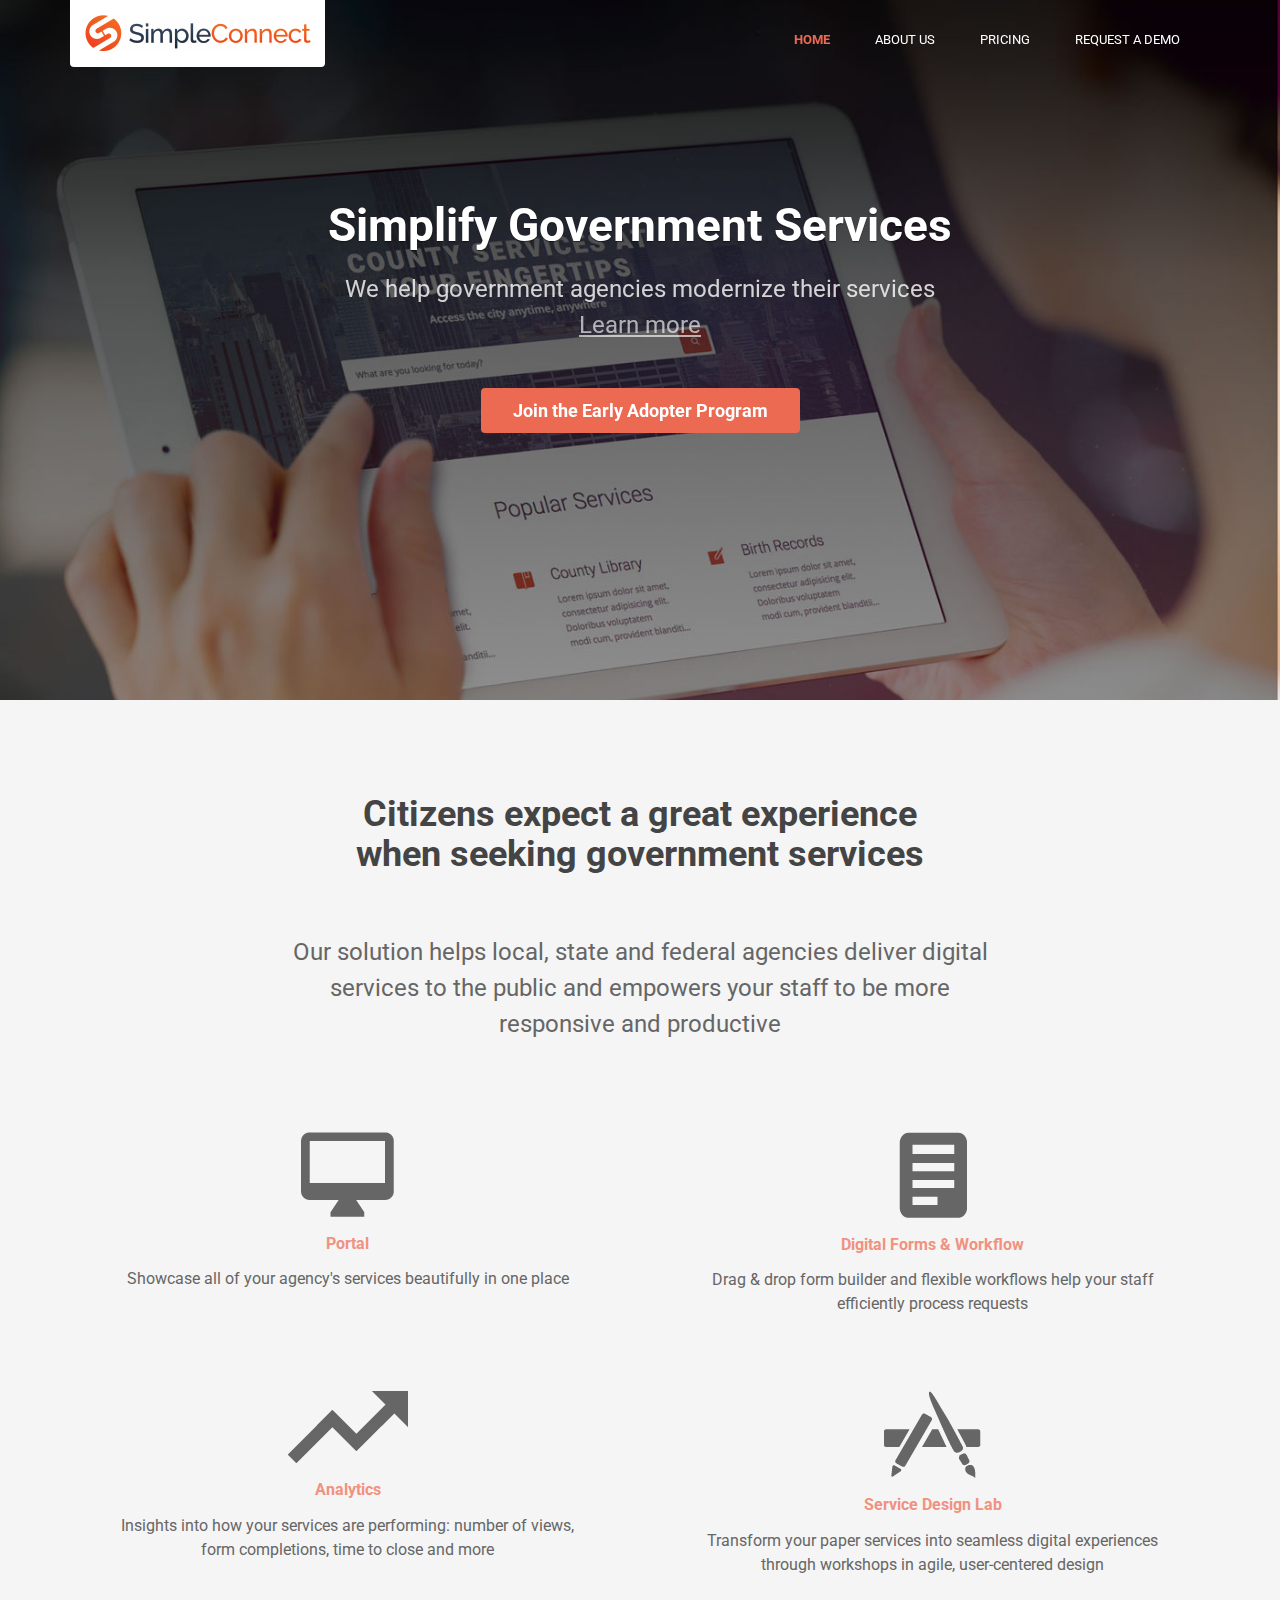
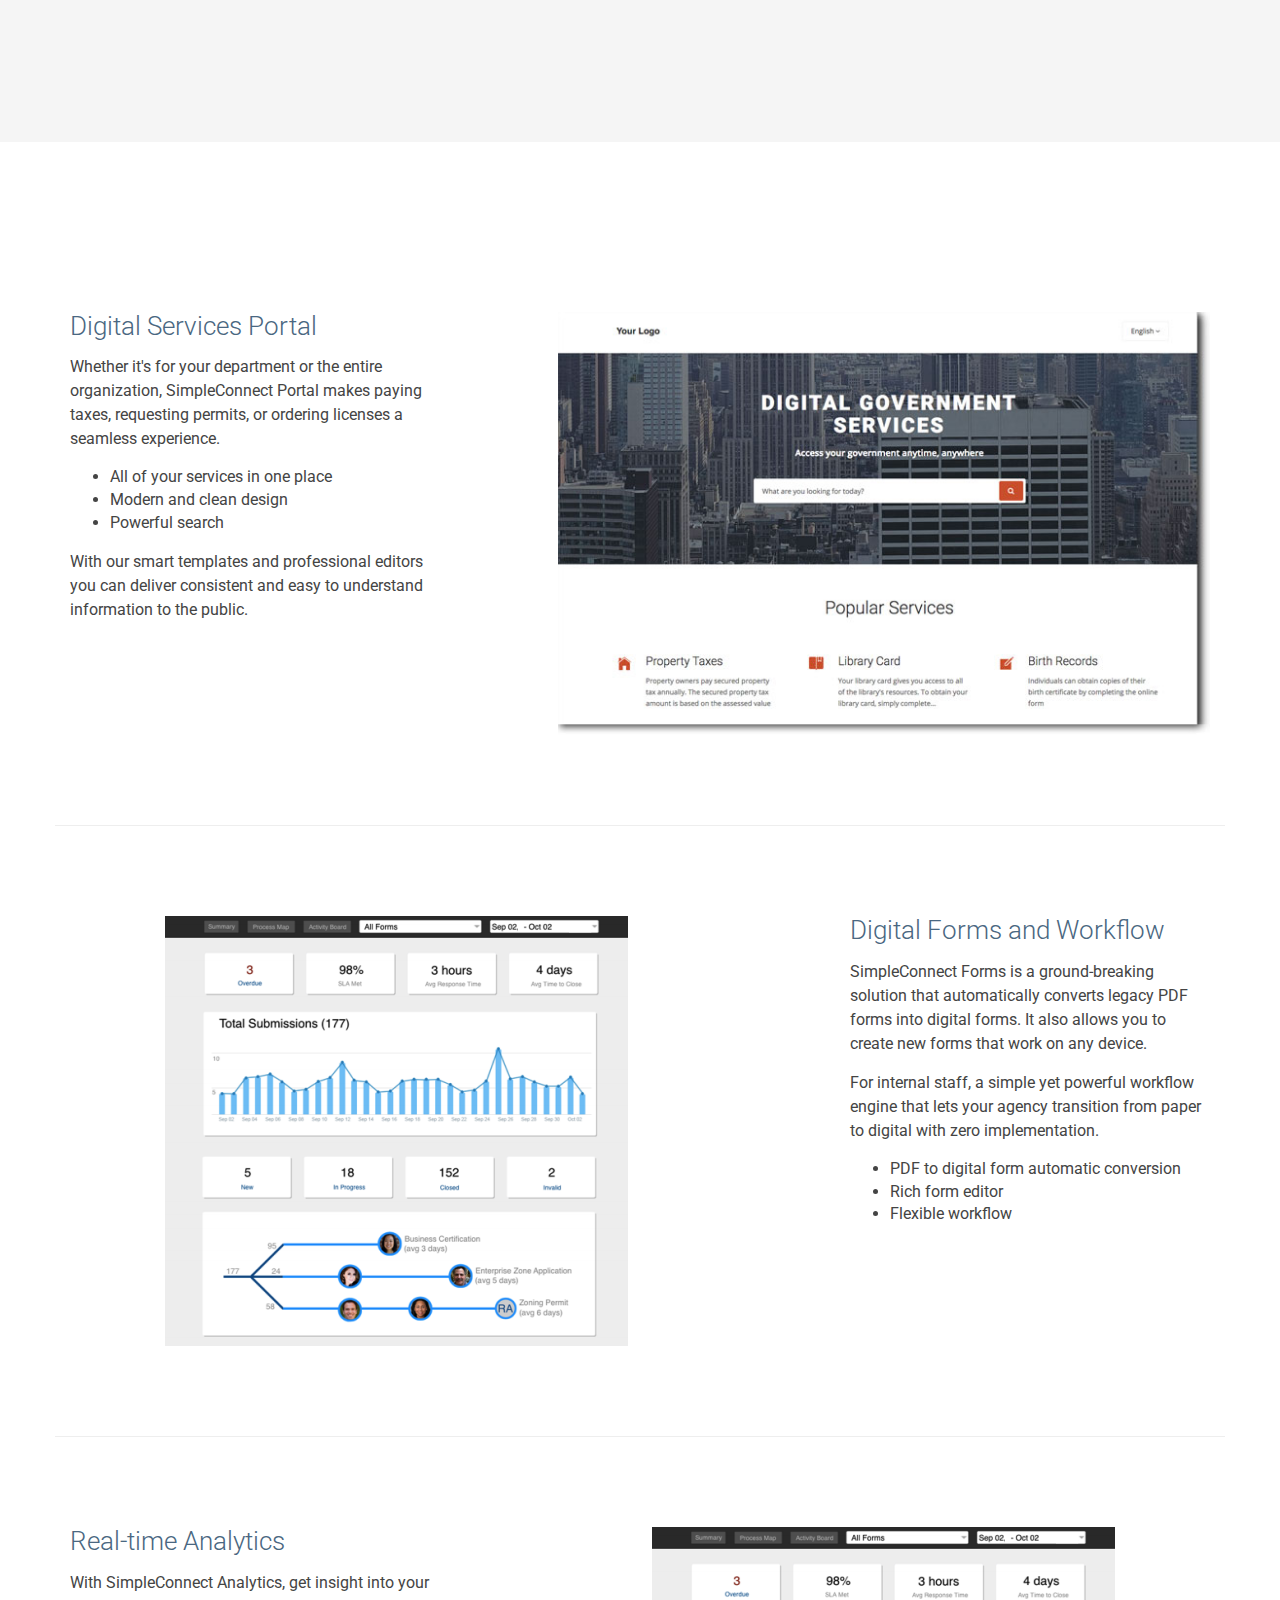
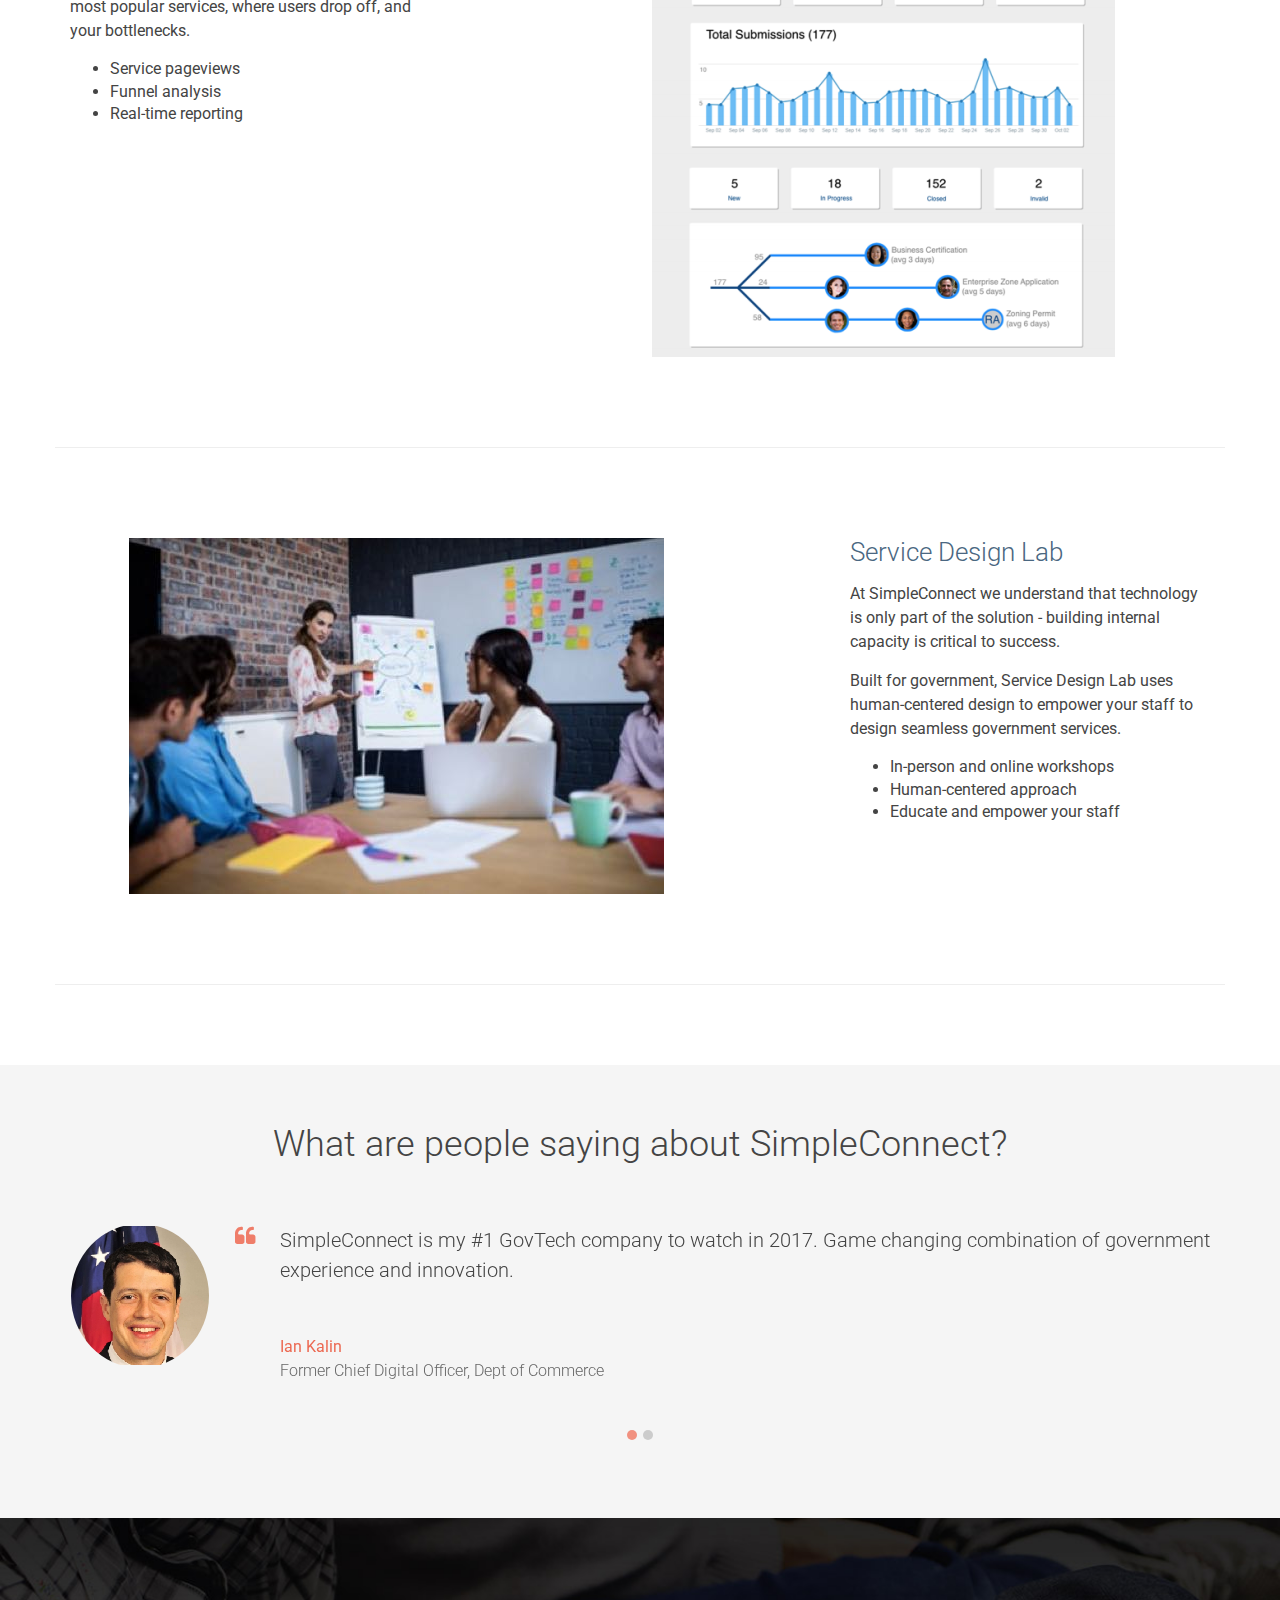
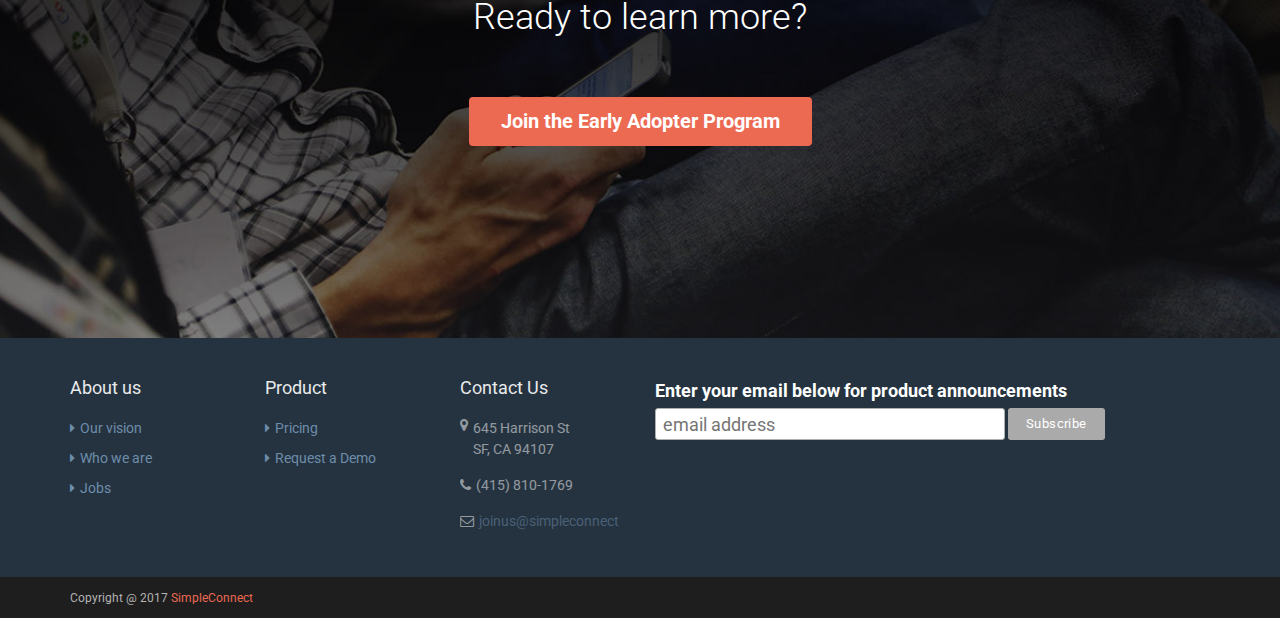
<file: index.html>
<!DOCTYPE html>
<!--[if IE 8]> <html lang="en" class="ie8"> <![endif]-->  
<!--[if IE 9]> <html lang="en" class="ie9"> <![endif]-->  
<!--[if !IE]><!--> <html lang="en"> <!--<![endif]-->  
<head>
    <title>SimpleConnect</title>
    <!-- Meta -->
    <meta charset="utf-8">
    <meta http-equiv="X-UA-Compatible" content="IE=edge">
    <meta name="viewport" content="width=device-width, initial-scale=1.0">
    <meta name="description" content="">
    <meta name="author" content="">    
    <link rel="shortcut icon" href="favicon.ico"> 
    <link rel="apple-touch-icon" sizes="180x180" href="/apple-touch-icon.png">
	<link rel="icon" type="image/png" href="/favicon-32x32.png" sizes="32x32">
	<link rel="icon" type="image/png" href="/favicon-16x16.png" sizes="16x16">
	<link rel="manifest" href="/manifest.json">
	<link rel="mask-icon" href="/safari-pinned-tab.svg" color="#ec6952">
	<meta name="theme-color" content="#ffffff"> 
    <link href='http://fonts.googleapis.com/css?family=Roboto:400,400italic,500,500italic,700,700italic,900,900italic,300italic,300' rel='stylesheet' type='text/css'> 
    <link href='http://fonts.googleapis.com/css?family=Roboto+Slab:400,700,300,100' rel='stylesheet' type='text/css'>
    <!-- Global CSS -->
    <link rel="stylesheet" href="assets/plugins/bootstrap/css/bootstrap.min.css">   
    <!-- Plugins CSS -->    
    <link rel="stylesheet" href="assets/plugins/font-awesome/css/font-awesome.css">
    <link rel="stylesheet" href="assets/plugins/flexslider/flexslider.css">
    <!-- Theme CSS -->
    <link id="theme-style" rel="stylesheet" href="assets/css/styles.css">
    <link rel="stylesheet" href="assets/css/custom.css">
    <link rel="stylesheet" href="assets/css/mailchimp.css">

    <!-- HTML5 shim and Respond.js for IE8 support of HTML5 elements and media queries -->
    <!--[if lt IE 9]>
      <script src="https://oss.maxcdn.com/html5shiv/3.7.2/html5shiv.min.js"></script>
      <script src="https://oss.maxcdn.com/respond/1.4.2/respond.min.js"></script>
    <![endif]-->
</head> 

<body class="home-page">   
    <!-- ******HEADER****** --> 
    <header id="header" class="header navbar-fixed-top">  
        <div class="container">       
            <h1 class="logo">
            	<a href="/" title="Return to the homepage" id="logo"> 
            	<img src="/assets/images/logo.png" alt="SimpleConnect logo" />
				</a>
            </h1><!--//logo-->
            <nav class="main-nav navbar-right" role="navigation">
                <div class="navbar-header">
                    <button class="navbar-toggle" type="button" data-toggle="collapse" data-target="#navbar-collapse">
                        <span class="sr-only">Toggle navigation</span>
                        <span class="icon-bar"></span>
                        <span class="icon-bar"></span>
                        <span class="icon-bar"></span>
                    </button><!--//nav-toggle-->
                </div><!--//navbar-header-->
                <div id="navbar-collapse" class="navbar-collapse collapse">
                    <ul class="nav navbar-nav">
                    	<li class="active nav-item"><a href="/">Home</a></li>
                        <li class="nav-item"><a href="/about">About Us</a></li>
						<li class="nav-item"><a href="/eap">Pricing</a></li>
                        <li class="nav-item"><a href="/contact">Request a Demo</a></li>                                                
                    </ul><!--//nav-->
                </div><!--//navabr-collapse-->
            </nav><!--//main-nav-->                     
        </div><!--//container-->
    </header><!--//header-->
    
    <div class="bg-slider-wrapper">
        <div class="flexslider bg-slider">
            <ul class="slides">
                <li class="slide slide-1"></li>
                <li class="slide slide-2"></li>
                <li class="slide slide-3"></li>
            </ul>
        </div>
    </div><!--//bg-slider-wrapper-->        
    
    <section class="promo section section-on-bg">
        <div class="container text-center">                
            <h2 class="title">Simplify Government Services</h2>
            <p class="intro">We help government agencies modernize their services<br/><a href="#why" class="intro">Learn more</a></p>
            <p><a class="btn btn-cta btn-cta-primary" href="eap.html">Join the Early Adopter Program</a></p>   
      <!--      <button type="button" class="play-trigger btn-link " data-toggle="modal" data-target="#modal-video" ><i class="fa fa-youtube-play"></i> Watch the video</button>-->
        </div><!--//container-->
    </section><!--//promo-->
    
    <div class="sections-wrapper">   
     
         <!-- ******Steps Section****** --> 
    <section id="why" class="steps section">
        <div class="container">
                <p id="whatSimpleConnect"><strong><h2 class="title text-center">Citizens expect a great experience <br/>when seeking government services</h2></strong></p>
                <p class="intro text-center">Our solution helps local, state and federal agencies deliver digital services to the public and empowers your staff to be more responsive and productive</p>
         <div class="row">
                 <div class="step text-center col-sm-6">
                     <h3 class="title"><img src="/assets/images/features/portal.png" alt="Portal" /><br/><br/><span class="text">Portal</span></h3>
                     <p>Showcase all of your agency's services beautifully in one place</p>
                 </div><!--//step-->
                 <div class="step text-center col-sm-6">
                     <h3 class="title"><img src="/assets/images/features/DigitalForms.png" alt="Digital Forms & Workflow" /><br/><br /><span class="text">Digital Forms & Workflow</span></h3>
                     <p>Drag & drop form builder and flexible workflows help your staff efficiently process requests</p>
                 </div><!--//step-->
                 <div class="step text-center col-sm-6">
                     <h3 class="title"><img src="/assets/images/features/analytics.png" alt="Analytics" /><br/><br /><span class="text">Analytics</span></h3>
                     <p>Insights into how your services are performing: number of views, form completions, time to close and more</p>
                 </div><!--//step-->
				<div class="step text-center col-sm-6">
                     <h3 class="title"><img src="/assets/images/features/ServiceDesign.png" alt="Service Design Lab" /><br/><br /><span class="text">Service Design Lab</span></h3>
                     <p>Transform your paper services into seamless digital experiences through workshops in agile, user-centered design</p>
                 </div><!--//step-->

            </div><!--//row-->
                        
        </div><!--//container-->        
    </section><!--//steps-->
    
        <!-- ******Why Section****** -->
        <section class="section why">
            <div class="container">
  
                <div class="row item">
                    <div class="content col-md-4 col-sm-12 col-xs-12">
                        <h3 class="title">Digital Services Portal</h3>
                        <div class="desc">
                            <p>Whether it's for your department or the entire organization, SimpleConnect Portal makes paying taxes, requesting permits, or ordering licenses a seamless experience.</p>
                            <p><ul><li>All of your services in one place</li><li>Modern and clean design</li><li>Powerful search</li></ul></p> <p>With our smart templates and professional editors you can deliver consistent and easy to understand information to the public.</p>
                        </div>
                                   
                    </div><!--//content-->
                    <figure class="figure col-md-offset-1 col-sm-offset-0 col-xs-offset-0 col-xs-12 col-md-7">
                        <img class="img-responsive" src="assets/images/figures/figure-1.jpg" alt="SimpleConnect Screenshot" />
                    </figure>
                </div><!--//item-->
                
                <div class="row item">
                    <div class="content col-md-push-8 col-sm-push-0 col-xs-push-0 col-xs-12 col-md-4">
                        <h3 class="title">Digital Forms and Workflow</h3>
                        <div class="desc">
                            <p>SimpleConnect Forms is a ground-breaking solution that automatically converts legacy PDF forms into digital forms. It also allows you to create new forms that work on any device.</p>
                            <p>For internal staff, a simple yet powerful workflow engine that lets your agency transition from paper to digital with zero implementation.</p>
                            <p><ul><li>PDF to digital form automatic conversion</li><li>Rich form editor</li><li>Flexible workflow</li></ul></p> 
                        </div>
                    </div><!--//content-->
                    <figure class="figure col-md-pull-4 col-sm-pull-0 col-xs-pull-0 col-xs-12 col-md-7">
                        <img class="img-responsive" src="assets/images/figures/figure-2.png" alt="Digital Forms & Workflow" />
                    </figure>
                </div><!--//item-->
                
                <div class="row item">
                    <div class="content col-xs-12 col-md-4">
                        <h3 class="title">Real-time Analytics</h3>
                        <div class="desc">
                            <p>With SimpleConnect Analytics, get insight into your most popular services, where users drop off, and your bottlenecks.</p>
                            <p><ul><li>Service pageviews</li><li>Funnel analysis</li><li>Real-time reporting</li></ul></p> 
                  
                        </div>
                       </div><!--//content-->
                    <figure class="figure col-md-offset-1 col-sm-offset-0 col-xs-offset-0 col-xs-12 col-md-7">
                        <img class="img-responsive" src="assets/images/figures/figure-3.png" alt="" />
                    </figure>
                </div><!--//item-->
            
                <div class="row item">
                    <div class="content col-md-push-8 col-sm-push-0 col-xs-push-0 col-xs-12 col-md-4">
                        <h3 class="title">Service Design Lab</h3>
                        <div class="desc">
                            <p>At SimpleConnect we understand that technology is only part of the solution - building internal capacity is critical to success. </p>
                            <p>Built for government, Service Design Lab uses human-centered design to empower your staff to design seamless government services. </p>
                            <p><ul><li>In-person and online workshops</li><li>Human-centered approach</li><li>Educate and empower your staff</li></ul></p> 
                        </div>
                   </div><!--//content-->
                    <figure class="figure col-md-pull-4 col-sm-pull-0 col-xs-pull-0 col-xs-12 col-md-7">
                      <img class="img-responsive" src="assets/images/figures/figure-4.jpeg" alt="Service Design Lab" /> 
                    </figure>
                </div><!--//item-->   
  
                <script>/*
                <div class="feature-lead text-center">
                    <h4 class="title text-center">Want to discover all the features?</h4>
                    <p><a class="btn btn-cta btn-cta-secondary" href="features.html">Take a Tour</a></p>
                </div>
                */</script>
            </div><!--//container-->
        </section><!--//why-->  
        
        <!-- ******Testimonials Section****** -->
        <section class="section testimonials">
            <div class="container">
                <h2 class="title text-center">What are people saying about SimpleConnect?</h2>
                <div id="testimonials-carousel" class="carousel slide" data-ride="carousel">
                    <ol class="carousel-indicators">
                        <li data-target="#testimonials-carousel" data-slide-to="0" class="active"></li>
                        <li data-target="#testimonials-carousel" data-slide-to="1"></li>
                    </ol><!--//carousel-indicators-->
                    <div class="carousel-inner">
                        <div class="item active">
                            <figure class="profile"><img src="assets/images/people/profile-m-1.png" alt="" /></figure>
                            <div class="content">
                                <blockquote>
                                <i class="fa fa-quote-left"></i>
                                <p>SimpleConnect is my #1 GovTech company to watch in 2017. Game changing combination of government experience and innovation.</br></br></p>
                                </blockquote>
                                <p class="source">Ian Kalin<br /><span class="title">Former Chief Digital Officer, Dept of Commerce</span></p>
                            </div><!--//content-->                         
                        </div><!--//item-->                        
                        <div class="item">
                            <figure class="profile"><img src="assets/images/people/profile-m-2.png" alt="" /></figure>
                            <div class="content">
                                <blockquote>
                                <i class="fa fa-quote-left"></i>
                                <p>Going paperless is a challenge but SimpleConnect makes it easy.</p></br>
                                </blockquote>
                                <p class="source">Andrew McMahon<br /><span class="title">Former Regional Administrator, Federal GSA</span></p>
                            </div><!--//content-->                         
                        </div><!--//item-->  
                    </div><!--//carousel-inner-->
                    
                </div><!--//carousel-->
            </div><!--//container-->
        </section><!--//testimonials-->          
        

        <!-- ******CTA Section****** -->
        <section id="cta-section" class="section cta-section text-center home-cta-section">
            <div class="container">
               <h2 class="title ">Ready to learn more?</h2>
               <p><a class="btn btn-cta btn-cta-primary" href="eap.html">Join the Early Adopter Program</a></p>
            </div><!--//container-->
        </section><!--//cta-section-->
        
    </div><!--//section-wrapper-->
    
    <!-- ******FOOTER****** --> 
    <footer class="footer">
        <div class="footer-content">
            <div class="container">
                <div class="row">                    
                    <div class="footer-col links col-md-2 col-sm-4 col-xs-12">
                        <div class="footer-col-inner">
                            <h3 class="title">About us</h3>
                            <ul class="list-unstyled">
                                <li><a href="/about"><i class="fa fa-caret-right"></i>Our vision</a></li>
                                <li><a href="/about#team"><i class="fa fa-caret-right"></i>Who we are</a></li>
                                <li><a href="/about#jobs"><i class="fa fa-caret-right"></i>Jobs</a></li>
                            </ul>
                        </div><!--//footer-col-inner-->
                    </div><!--//foooter-col-->    
                    <div class="footer-col links col-md-2 col-sm-4 col-xs-12">
                        <div class="footer-col-inner">
                            <h3 class="title">Product</h3>
                            <ul class="list-unstyled">
                                <li><a href="/eap"><i class="fa fa-caret-right"></i>Pricing</a></li>
                                <li><a href="/contact"><i class="fa fa-caret-right"></i>Request a Demo</a></li>
                            </ul>
                        </div><!--//footer-col-inner-->
                    </div><!--//foooter-col-->              
                    <div class="footer-col links col-md-2 col-sm-4 col-xs-12 sm-break">
                        <div class="footer-col-inner">
                            <h3 class="title">Contact Us</h3>
 							<p class="adr clearfix">
                                <i class="fa fa-map-marker pull-left"></i>        
                                <span class="adr-group pull-left">       
                                    <span class="street-address">645 Harrison St</span><br>
                                    <span class="region">SF, CA 94107</span><br>
                                </span>
                            </p>
                            <p class="tel"><i class="fa fa-phone"></i>(415) 810-1769</p>
                            <p class="email"><i class="fa fa-envelope-o"></i><a href="mailto:joinus@simpleconnect.co?Subject=Hello">joinus@simpleconnect</a></p>                         
                        </div><!--//footer-col-inner-->            
                    </div><!--//foooter-col-->   
                    <div class="footer-col connect col-md-6 col-sm-12 col-xs-12">
                        <div class="footer-col-inner">
                            <!-- Begin MailChimp Signup Form -->
					<div id="mc_embed_signup">
						<form action="//simpleconnect.us14.list-manage.com/subscribe/post?u=096c3564d9dfba2648e526782&amp;id=bb0924dfda" method="post" id="mc-embedded-subscribe-form" name="mc-embedded-subscribe-form" class="validate" target="_blank" novalidate>
    					<div id="mc_embed_signup_scroll">
							<label for="mce-EMAIL">Enter your email below for product announcements</label>
							<input type="email" value="" name="EMAIL" class="email" id="mce-EMAIL" placeholder="email address" required>
    						<!-- real people should not fill this in and expect good things - do not remove this or risk form bot signups-->
    						<div style="position: absolute; left: -5000px;" aria-hidden="true"><input type="text" name="b_096c3564d9dfba2648e526782_bb0924dfda" tabindex="-1" value=""></div>
    						<div class="clear"><input type="submit" value="Subscribe" name="subscribe" id="mc-embedded-subscribe" class="button"></div>
    					</div>
						</form>
					</div>
						<!--End mc_embed_signup-->
						<!--//subscription-form-->
                        </div><!--//footer-col-inner-->
                    </div><!--//foooter-col-->
                    <div class="clearfix"></div> 
                </div><!--//row-->
            </div><!--//container-->
        </div><!--//footer-content-->
        <div class="bottom-bar">
            <div class="container">
                <small class="copyright">Copyright @ 2017 <a href="http://simpleconnect.co" target="_blank">SimpleConnect</a></small>  
            </div><!--//container-->
        </div><!--//bottom-bar-->
    </footer><!--//footer-->
    

    
    <!-- *****CONFIGURE STYLE****** -->  
 <script>/*
    <div class="config-wrapper">
        <div class="config-wrapper-inner">
            <a id="config-trigger" class="config-trigger" href="#"><i class="fa fa-cog"></i></a>
            <div id="config-panel" class="config-panel">
                <h5>Choose Colour</h5>
                <ul id="color-options" class="list-unstyled list-inline">
                    <li class="theme-1 active" ><a data-style="assets/css/styles.css" href="#"></a></li>
                    <li class="theme-2"><a data-style="assets/css/styles-2.css" href="#"></a></li>
                    <li class="theme-3"><a data-style="assets/css/styles-3.css" href="#"></a></li>
                    <li class="theme-4"><a data-style="assets/css/styles-4.css" href="#"></a></li>                   
                    <li class="theme-5"><a data-style="assets/css/styles-5.css" href="#"></a></li>                     
                    <li class="theme-6"><a data-style="assets/css/styles-6.css" href="#"></a></li>
                    <li class="theme-7"><a data-style="assets/css/styles-7.css" href="#"></a></li>
                    <li class="theme-8"><a data-style="assets/css/styles-8.css" href="#"></a></li>                    
                    <li class="theme-9"><a data-style="assets/css/styles-9.css" href="#"></a></li>
                    <li class="theme-10"><a data-style="assets/css/styles-10.css" href="#"></a></li>
                </ul><!--//color-options-->
                <a id="config-close" class="close" href="#"><i class="fa fa-times-circle"></i></a>
            </div><!--//configure-panel-->
        </div><!--//config-wrapper-inner-->
    </div>
    */</script>
    <!--//config-wrapper-->
    <!--//google-analytics-->
    <script>
  (function(i,s,o,g,r,a,m){i['GoogleAnalyticsObject']=r;i[r]=i[r]||function(){
  (i[r].q=i[r].q||[]).push(arguments)},i[r].l=1*new Date();a=s.createElement(o),
  m=s.getElementsByTagName(o)[0];a.async=1;a.src=g;m.parentNode.insertBefore(a,m)
  })(window,document,'script','https://www.google-analytics.com/analytics.js','ga');

  ga('create', 'UA-86927115-2', 'auto');
  ga('send', 'pageview');

	</script>
    <!--//google-analytics--> 
    <!-- Javascript -->          
    <script type="text/javascript" src="assets/plugins/jquery-1.12.3.min.js"></script>
    <script type="text/javascript" src="assets/plugins/bootstrap/js/bootstrap.min.js"></script>
    <script type="text/javascript" src="assets/plugins/bootstrap-hover-dropdown.min.js"></script>
    <script type="text/javascript" src="assets/plugins/back-to-top.js"></script>
    <script type="text/javascript" src="assets/plugins/jquery-placeholder/jquery.placeholder.js"></script>
    <script type="text/javascript" src="assets/plugins/FitVids/jquery.fitvids.js"></script>
    <script type="text/javascript" src="assets/plugins/flexslider/jquery.flexslider-min.js"></script>     
    <script type="text/javascript" src="assets/js/main.js"></script>
    <script type="text/javascript" src="assets/js/custom.js"></script>
    
    <!-- Vimeo video API -->
    <script src="http://a.vimeocdn.com/js/froogaloop2.min.js"></script>
    <script type="text/javascript" src="assets/js/vimeo.js"></script> 
    
            
</body>
</html>
</file>
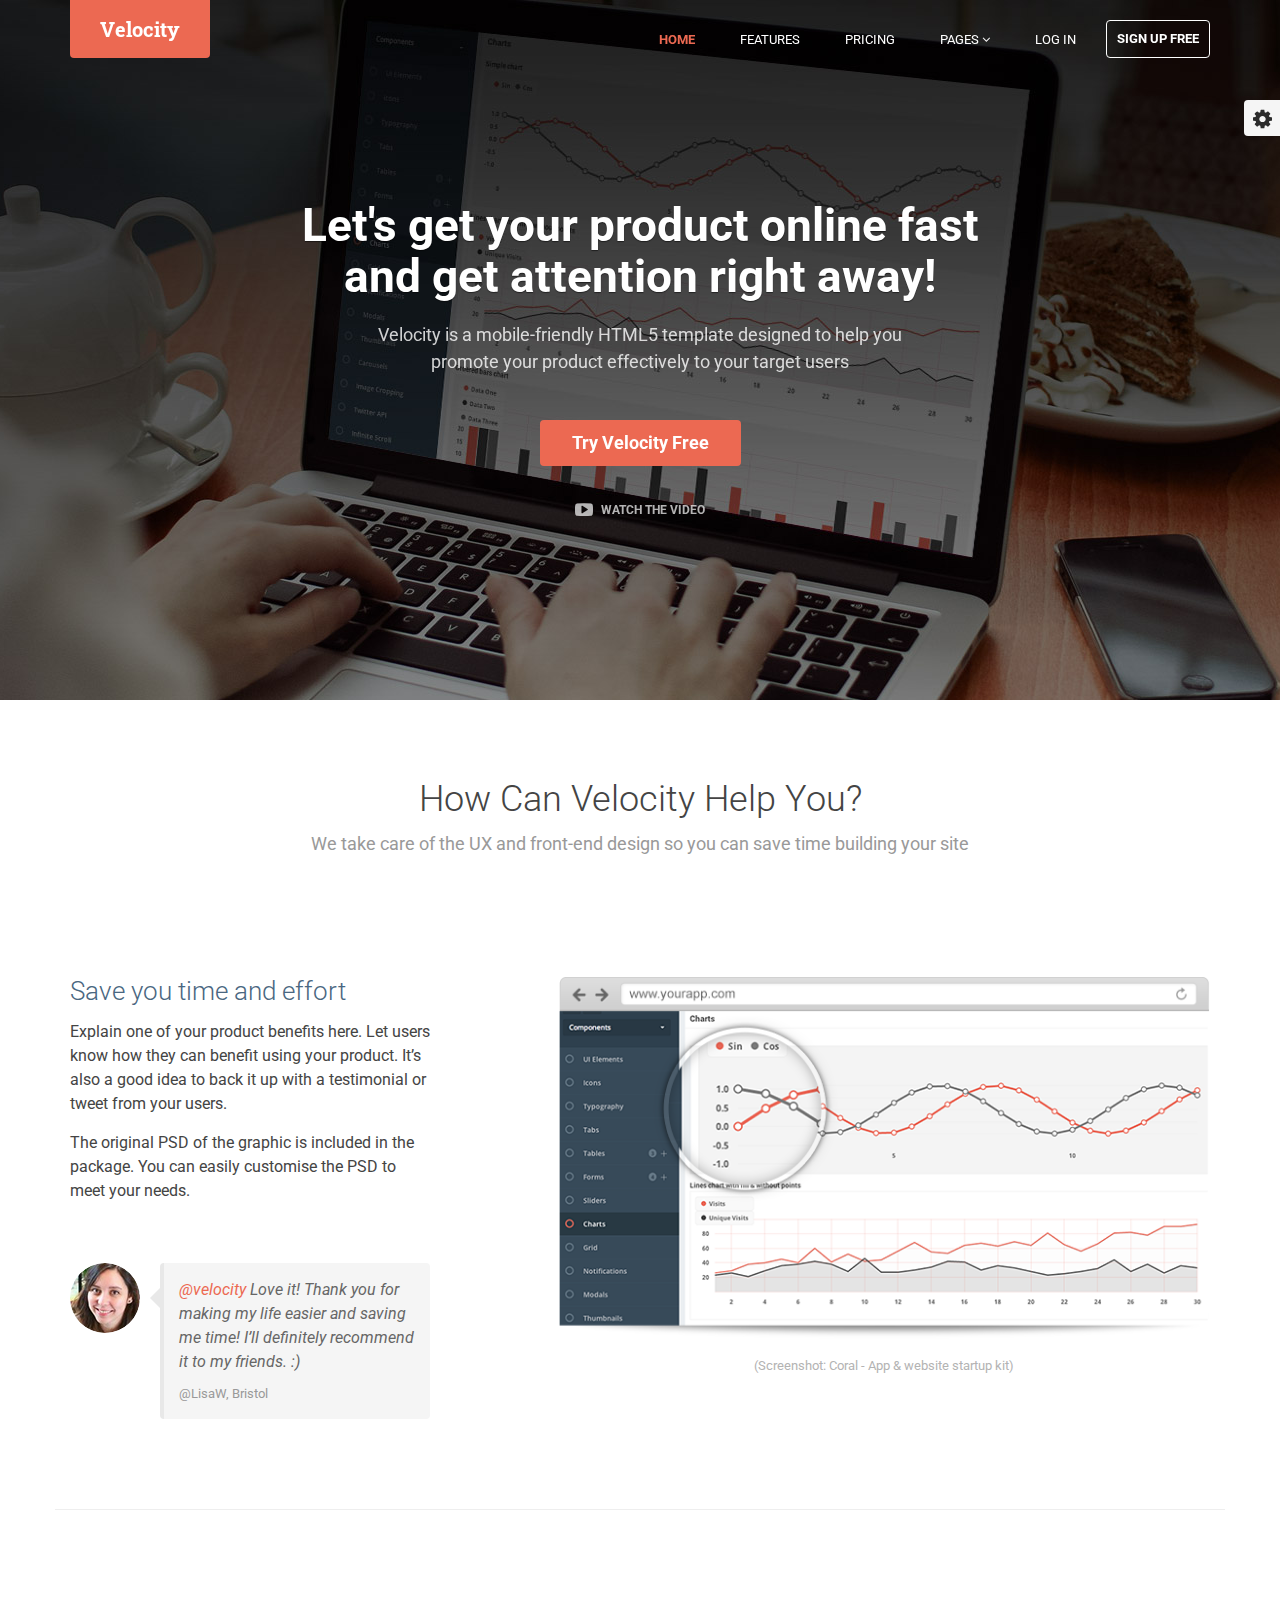
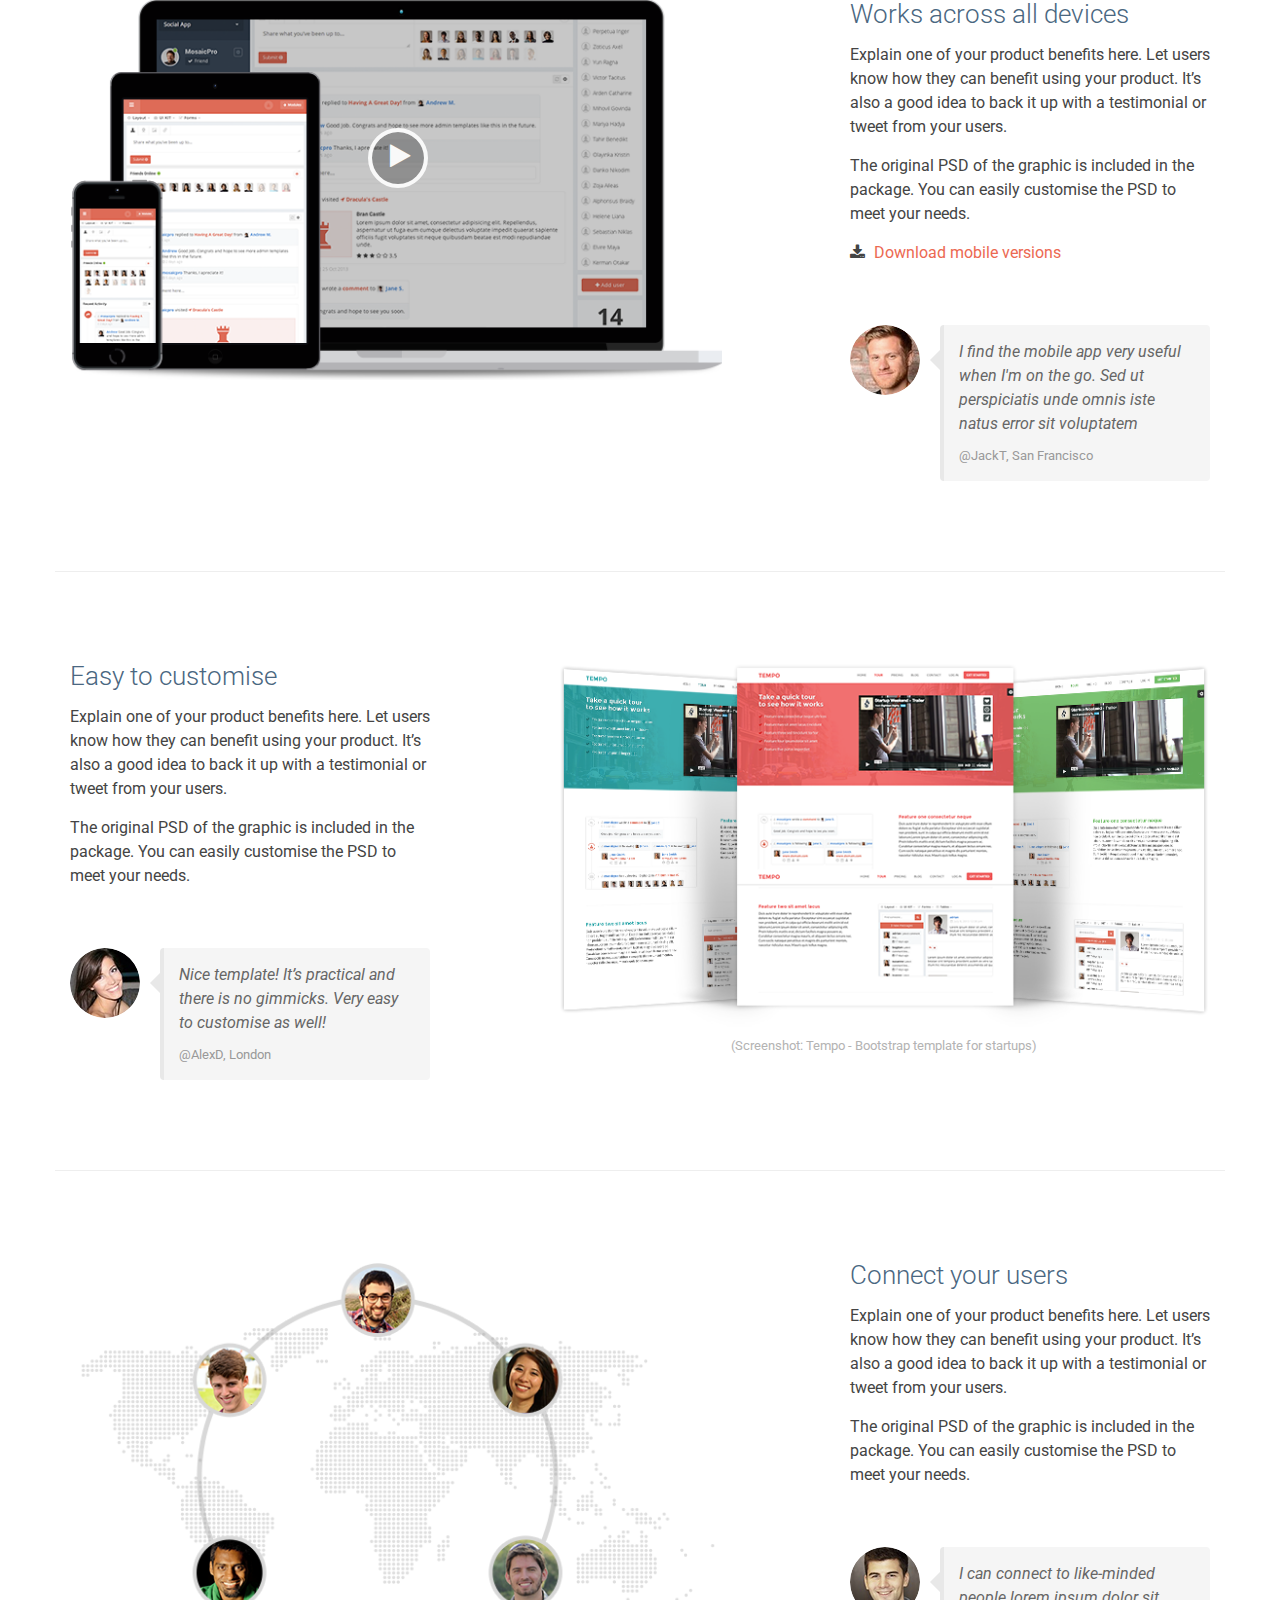
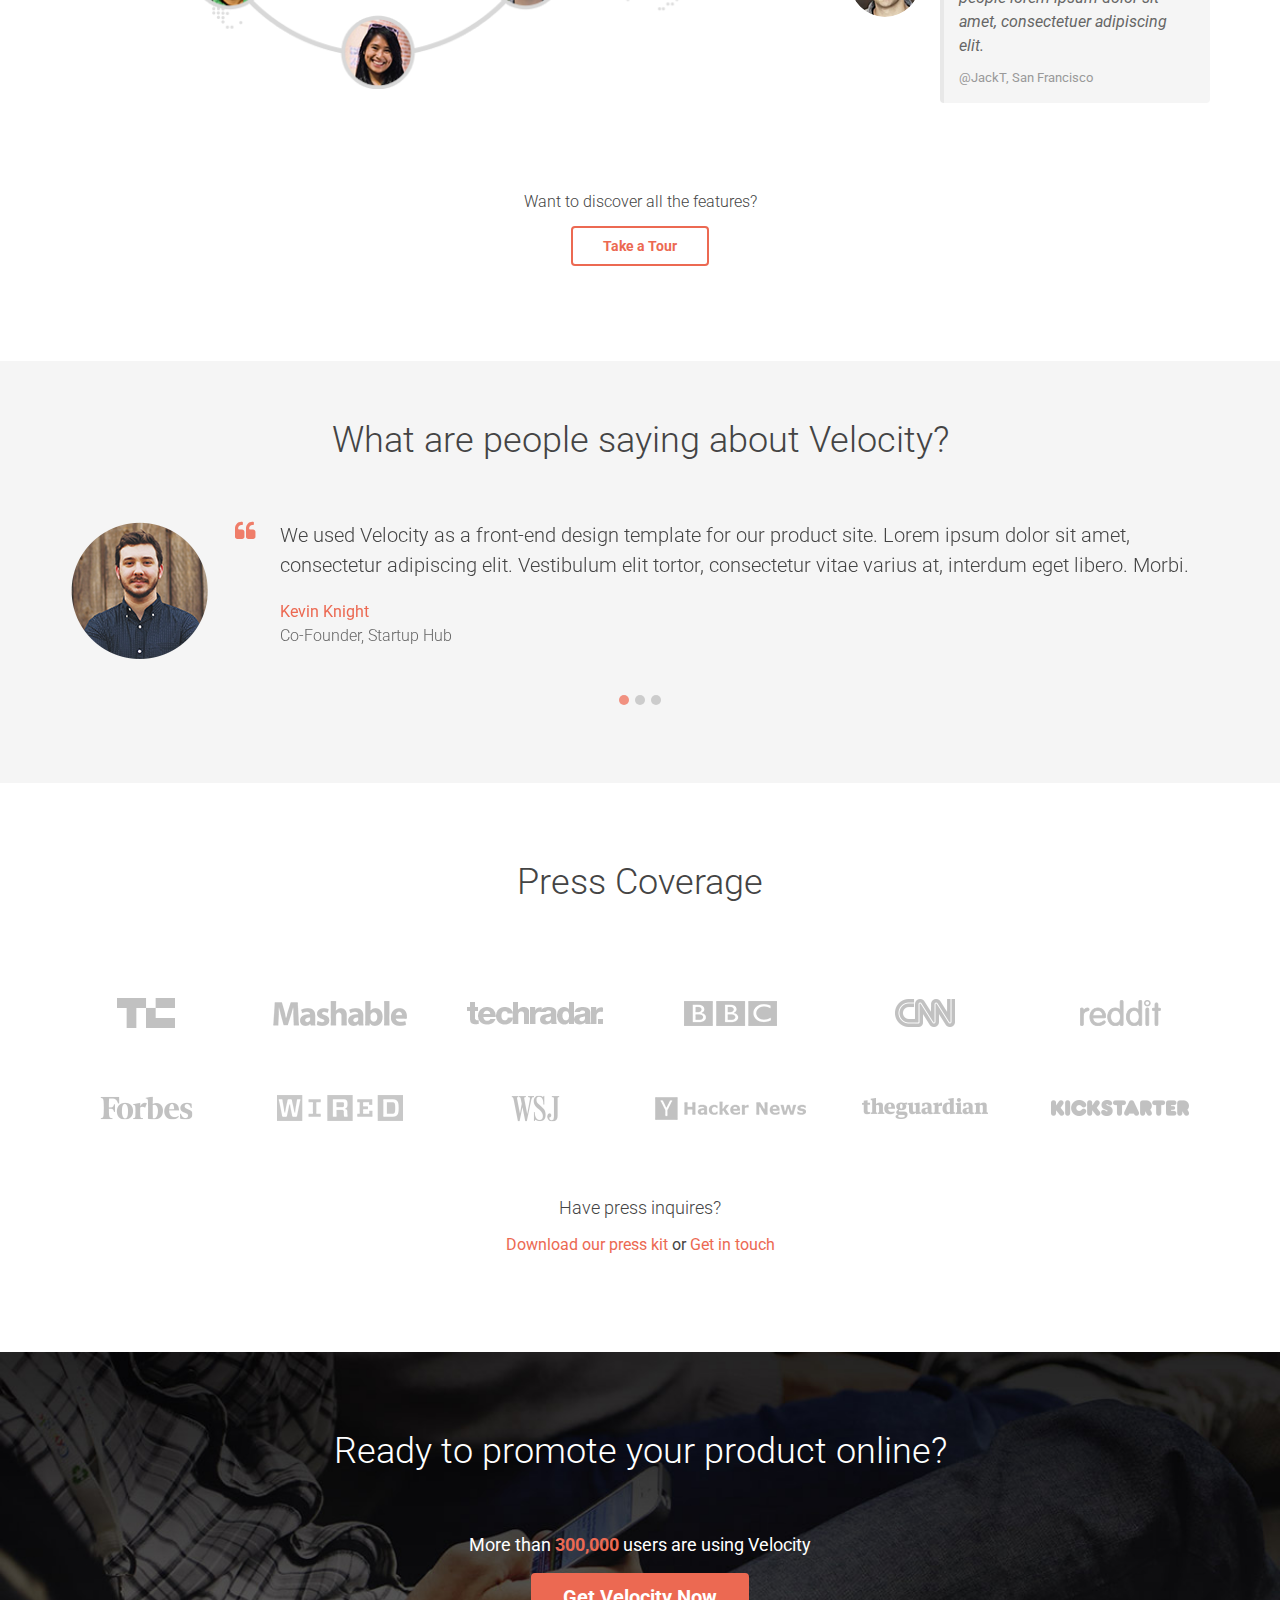
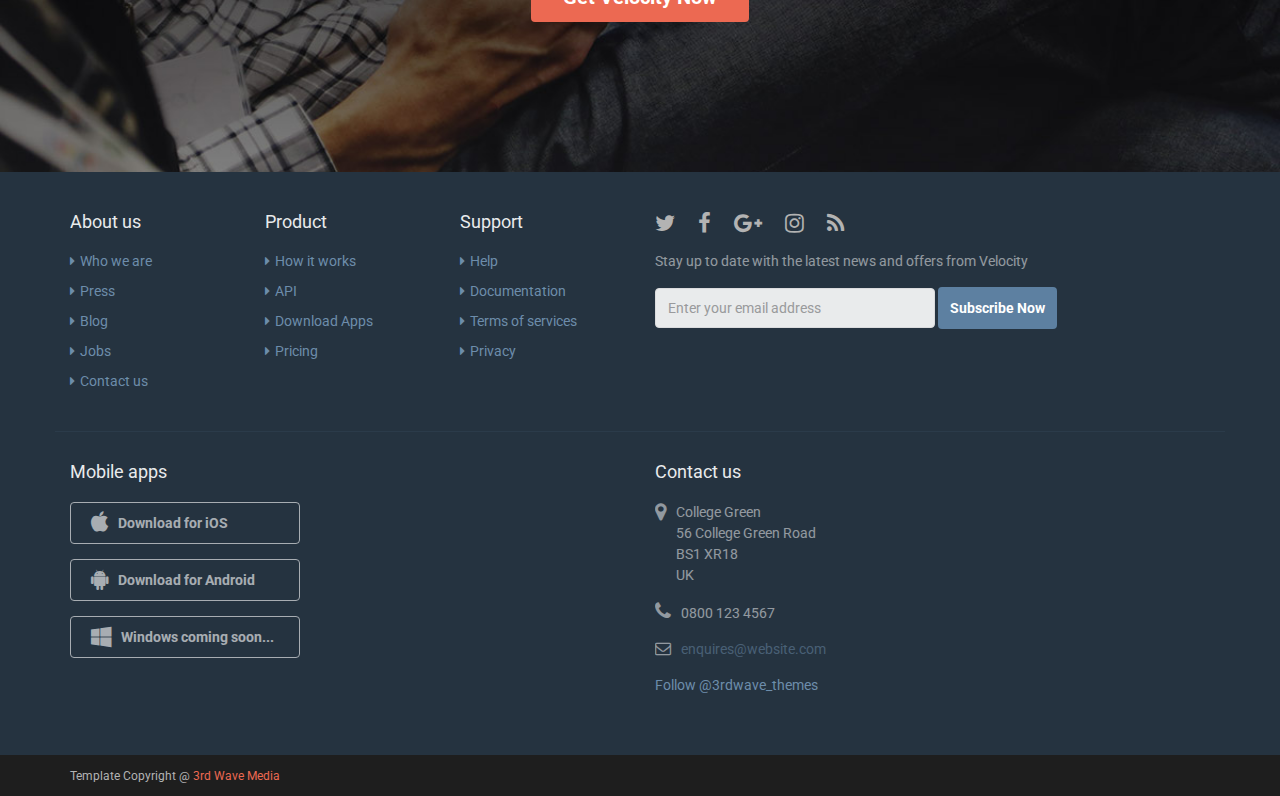
<file: velocity/index.html>
<!DOCTYPE html>
<!--[if IE 8]> <html lang="en" class="ie8"> <![endif]-->  
<!--[if IE 9]> <html lang="en" class="ie9"> <![endif]-->  
<!--[if !IE]><!--> <html lang="en"> <!--<![endif]-->  
<head>
    <title>Responsive website template for products</title>
    <!-- Meta -->
    <meta charset="utf-8">
    <meta http-equiv="X-UA-Compatible" content="IE=edge">
    <meta name="viewport" content="width=device-width, initial-scale=1.0">
    <meta name="description" content="">
    <meta name="author" content="">    
    <link rel="shortcut icon" href="favicon.ico">  
    <link href='http://fonts.googleapis.com/css?family=Roboto:400,400italic,500,500italic,700,700italic,900,900italic,300italic,300' rel='stylesheet' type='text/css'> 
    <link href='http://fonts.googleapis.com/css?family=Roboto+Slab:400,700,300,100' rel='stylesheet' type='text/css'>
    <!-- Global CSS -->
    <link rel="stylesheet" href="assets/plugins/bootstrap/css/bootstrap.min.css">   
    <!-- Plugins CSS -->    
    <link rel="stylesheet" href="assets/plugins/font-awesome/css/font-awesome.css">
    <link rel="stylesheet" href="assets/plugins/flexslider/flexslider.css">
    <!-- Theme CSS -->
    <link id="theme-style" rel="stylesheet" href="assets/css/styles.css">
    <!-- HTML5 shim and Respond.js for IE8 support of HTML5 elements and media queries -->
    <!--[if lt IE 9]>
      <script src="https://oss.maxcdn.com/html5shiv/3.7.2/html5shiv.min.js"></script>
      <script src="https://oss.maxcdn.com/respond/1.4.2/respond.min.js"></script>
    <![endif]-->
</head> 

<body class="home-page">   
    <!-- ******HEADER****** --> 
    <header id="header" class="header navbar-fixed-top">  
        <div class="container">       
            <h1 class="logo">
                <a href="index.html"><span class="text">Velocity</span></a>
            </h1><!--//logo-->
            <nav class="main-nav navbar-right" role="navigation">
                <div class="navbar-header">
                    <button class="navbar-toggle" type="button" data-toggle="collapse" data-target="#navbar-collapse">
                        <span class="sr-only">Toggle navigation</span>
                        <span class="icon-bar"></span>
                        <span class="icon-bar"></span>
                        <span class="icon-bar"></span>
                    </button><!--//nav-toggle-->
                </div><!--//navbar-header-->
                <div id="navbar-collapse" class="navbar-collapse collapse">
                    <ul class="nav navbar-nav">
                        <li class="active nav-item"><a href="index.html">Home</a></li>
                        <li class="nav-item"><a href="features.html">Features</a></li>
                        <li class="nav-item"><a href="pricing.html">Pricing</a></li>
                        <li class="nav-item dropdown">
                            <a class="dropdown-toggle" data-toggle="dropdown" data-hover="dropdown" data-delay="0" data-close-others="false" href="#">Pages <i class="fa fa-angle-down"></i></a>
                            <ul class="dropdown-menu">
                                <li><a href="download.html">Download Apps</a></li>
                                <li><a href="blog.html">Blog</a></li>
                                <li><a href="blog-single.html">Blog Single</a></li>
                                <li><a href="blog-category.html">Blog Category</a></li>
                                <li><a href="blog-archive.html">Blog Archive</a></li>
                                <li><a href="about.html">About Us</a></li>
                                <li><a href="contact.html">Contact</a></li>                    
                            </ul>                            
                        </li><!--//dropdown-->                         
                        <li class="nav-item"><a href="login.html">Log in</a></li>
                        <li class="nav-item nav-item-cta last"><a class="btn btn-cta btn-cta-secondary" href="signup.html">Sign Up Free</a></li>
                    </ul><!--//nav-->
                </div><!--//navabr-collapse-->
            </nav><!--//main-nav-->                     
        </div><!--//container-->
    </header><!--//header-->
    
    <div class="bg-slider-wrapper">
        <div class="flexslider bg-slider">
            <ul class="slides">
                <li class="slide slide-1"></li>
                <li class="slide slide-2"></li>
                <li class="slide slide-3"></li>
            </ul>
        </div>
    </div><!--//bg-slider-wrapper-->        
    
    <section class="promo section section-on-bg">
        <div class="container text-center">                
            <h2 class="title">Let's get your product online fast<br />and get attention right away!</h2>
            <p class="intro">Velocity is a mobile-friendly HTML5 template designed to help you <br /> promote your product effectively to your target users</p>
            <p><a class="btn btn-cta btn-cta-primary" href="signup.html">Try Velocity Free</a></p>   
            <button type="button" class="play-trigger btn-link " data-toggle="modal" data-target="#modal-video" ><i class="fa fa-youtube-play"></i> Watch the video</button>
        </div><!--//container-->
    </section><!--//promo-->
    
    <div class="sections-wrapper">   
     
        <!-- ******Why Section****** -->
        <section id="why" class="section why">
            <div class="container">
                <h2 class="title text-center">How Can Velocity Help You?</h2>
                <p class="intro text-center">We take care of the UX and front-end design so you can save time building your site</p>
                <div class="row item">
                    <div class="content col-xs-12 col-md-4">
                        <h3 class="title">Save you time and effort</h3>
                        <div class="desc">
                            <p>Explain one of your product benefits here. Let users know how they can benefit using your product. It’s also a good idea to back it up with a testimonial or tweet from your users.</p>
                            <p>The original PSD of the graphic is included in the package. You can easily customise the PSD to meet your needs.</p>
                        </div>
                        <div class="quote">
                            <div class="quote-profile">
                                <img class="img-responsive img-circle" src="assets/images/people/profile-s-1.png" alt="" />
                            </div><!--//profile-->
                            <div class="quote-content">
                                <blockquote><p><a href="https://twitter.com/3rdwave_themes" target="_blank">@velocity</a> Love it! Thank you for making my life easier and saving me time! I’ll definitely recommend it to my friends. :)</p></blockquote>
                                <p class="source">@LisaW, Bristol</p>
                            </div><!--//quote-content-->                                     
                        </div><!--//quote-->                        
                    </div><!--//content-->
                    <figure class="figure col-md-offset-1 col-sm-offset-0 col-xs-offset-0 col-xs-12 col-md-7">
                        <img class="img-responsive" src="assets/images/figures/figure-1.png" alt="" />
                        <figcaption class="figure-caption">(Screenshot: Coral - App &amp; website startup kit) </figcaption>
                    </figure>
                </div><!--//item-->
                
                <div class="row item">
                    <div class="content col-md-push-8 col-sm-push-0 col-xs-push-0 col-xs-12 col-md-4">
                        <h3 class="title">Works across all devices</h3>
                        <div class="desc">
                            <p>Explain one of your product benefits here. Let users know how they can benefit using your product. It’s also a good idea to back it up with a testimonial or tweet from your users.</p>
                            <p>The original PSD of the graphic is included in the package. You can easily customise the PSD to meet your needs.</p>
                            <p><i class="fa fa-download"></i> <a href="download.html">Download mobile versions</a></p>
                        </div>
                        
                        <div class="quote">
                            <div class="quote-profile">
                                <img class="img-responsive img-circle" src="assets/images/people/profile-s-2.png" alt="" />
                            </div><!--//profile-->
                            <div class="quote-content">
                                <blockquote><p>I find the mobile app very useful when I'm on the go. Sed ut perspiciatis unde omnis iste natus error sit voluptatem </p></blockquote>
                                <p class="source">@JackT, San Francisco</p>
                            </div><!--//quote-content-->         
                        </div><!--//quote-->                        
                    </div><!--//content-->
                    <figure class="figure col-md-pull-4 col-sm-pull-0 col-xs-pull-0 col-xs-12 col-md-7">
                        <img class="img-responsive" src="assets/images/figures/figure-2.png" alt="" />
                        <div class="control text-center">
                            <button type="button" class="play-trigger" data-toggle="modal" data-target="#modal-video"><i class="fa fa-play"></i></button>                    
                        </div><!--//control-->
                    </figure>
                </div><!--//item-->
                
                <div class="row item ">
                    <div class="content col-xs-12 col-md-4">
                        <h3 class="title">Easy to customise</h3>
                        <div class="desc">
                            <p>Explain one of your product benefits here. Let users know how they can benefit using your product. It’s also a good idea to back it up with a testimonial or tweet from your users.</p>
                            <p>The original PSD of the graphic is included in the package. You can easily customise the PSD to meet your needs.</p>
                        </div>
                        <div class="quote">
                            <div class="quote-profile">
                                <img class="img-responsive img-circle" src="assets/images/people/profile-s-3.png" alt="" />
                            </div><!--//profile-->
                            <div class="quote-content">
                                <blockquote><p>Nice template! It’s practical and there is no gimmicks. Very easy to customise as well!</p></blockquote>
                                <p class="source"><a href="#">@AlexD</a>, London</p>
                            </div><!--//quote-content-->          
                        </div><!--//quote-->                        
                    </div><!--//content-->
                    <figure class="figure col-md-offset-1 col-sm-offset-0 col-xs-offset-0 col-xs-12 col-md-7">
                        <img class="img-responsive" src="assets/images/figures/figure-3.png" alt="" />
                        <figcaption class="figure-caption">(Screenshot: <a href="http://themes.3rdwavemedia.com/website-templates/responsive-bootstrap-theme-for-startups-tempo/?ref=3wm" target="_blank">Tempo - Bootstrap template for startups)</a> </figcaption>

                    </figure>
                </div><!--//item-->
                
                <div class="row item last-item">
                    <div class="content col-md-push-8 col-sm-push-0 col-xs-push-0 col-xs-12 col-md-4">
                        <h3 class="title">Connect your users</h3>
                        <div class="desc">
                            <p>Explain one of your product benefits here. Let users know how they can benefit using your product. It’s also a good idea to back it up with a testimonial or tweet from your users.</p>
                            <p>The original PSD of the graphic is included in the package. You can easily customise the PSD to meet your needs.</p>
                            
                        </div>
                        
                        <div class="quote">
                            <div class="quote-profile">
                                <img class="img-responsive img-circle" src="assets/images/people/profile-s-4.png" alt="" />
                            </div><!--//profile-->
                            <div class="quote-content">
                                <blockquote><p>I can connect to like-minded people lorem ipsum dolor sit amet, consectetuer adipiscing elit.</p></blockquote>
                                <p class="source">@JackT, San Francisco</p>
                            </div><!--//quote-content-->
                        </div><!--//quote-->
                    </div><!--//content-->
                    <figure class="figure col-md-pull-4 col-sm-pull-0 col-xs-pull-0 col-xs-12 col-md-7">
                        <img class="img-responsive" src="assets/images/figures/figure-4.png" alt="" />
                    </figure>
                </div><!--//item-->
                
                
                <div class="feature-lead text-center">
                    <h4 class="title">Want to discover all the features?</h4>
                    <p><a class="btn btn-cta btn-cta-secondary" href="features.html">Take a Tour</a></p>
                </div>
            </div><!--//container-->
        </section><!--//why-->  
        
        <!-- ******Testimonials Section****** -->
        <section class="section testimonials">
            <div class="container">
                <h2 class="title text-center">What are people saying about Velocity?</h2>
                <div id="testimonials-carousel" class="carousel slide" data-ride="carousel">
                    <ol class="carousel-indicators">
                        <li data-target="#testimonials-carousel" data-slide-to="0" class="active"></li>
                        <li data-target="#testimonials-carousel" data-slide-to="1"></li>
                        <li data-target="#testimonials-carousel" data-slide-to="2"></li>
                    </ol><!--//carousel-indicators-->
                    <div class="carousel-inner">
                        <div class="item active">
                            <figure class="profile"><img src="assets/images/people/profile-m-1.png" alt="" /></figure>
                            <div class="content">
                                <blockquote>
                                <i class="fa fa-quote-left"></i>
                                <p>We used Velocity as a front-end design template for our product site. Lorem ipsum dolor sit amet, consectetur adipiscing elit. Vestibulum elit tortor, consectetur vitae varius at, interdum eget libero. Morbi.</p>
                                </blockquote>
                                <p class="source">Kevin Knight<br /><span class="title">Co-Founder, Startup Hub</span></p>
                            </div><!--//content-->                         
                        </div><!--//item-->                        
                        <div class="item">
                            <figure class="profile"><img src="assets/images/people/profile-m-2.png" alt="" /></figure>
                            <div class="content">
                                <blockquote>
                                <i class="fa fa-quote-left"></i>
                                <p>At vero eos et accusamus et iusto odio dignissimos ducimus qui blanditiis praesentium voluptatum deleniti atque corrupti quos dolores et quas molestias excepturi sint.</p>
                                </blockquote>
                                <p class="source">Diana	Luna<br /><span class="title">Entrepreneur, Maecenas</span></p>
                            </div><!--//content-->                         
                        </div><!--//item-->  
                        <div class="item">
                            <figure class="profile"><img src="assets/images/people/profile-m-3.png" alt="" /></figure>
                            <div class="content">
                                <blockquote>
                                <i class="fa fa-quote-left"></i>
                                <p>Et harum quidem rerum facilis est et expedita distinctio. Nam libero tempore, cum soluta nobis est eligendi optio cumque nihil impedit quo minus id quod maxime placeat facere.</p>
                                </blockquote>
                                <p class="source">Tony Lee<br /><span class="title">CTO, Lorem Ipsum</span></p>
                            </div><!--//content-->                         
                        </div><!--//item-->                                         
                    </div><!--//carousel-inner-->
                    
                </div><!--//carousel-->
            </div><!--//container-->
        </section><!--//testimonials-->          
        
        <!-- ******Press Section****** -->
        <section class="section press">
            <div class="container text-center">
                <h2 class="title">Press Coverage</h2>
                <ul class="press-list list-inline row">
                    <li class="col-xs-4 col-sm-2"><a href="#"><img class="img-responsive" src="assets/images/press/press-1.png" alt="" /></a></li>
                    <li class="col-xs-4 col-sm-2"><a href="#"><img class="img-responsive" src="assets/images/press/press-2.png" alt="" /></a></li>
                    <li class="xs-break col-xs-4 col-sm-2"><a href="#"><img class="img-responsive" src="assets/images/press/press-3.png" alt="" /></a></li>                   
                    <li class="col-xs-4 col-sm-2"><a href="#"><img class="img-responsive" src="assets/images/press/press-4.png" alt="" /></a></li>
                    <li class="col-xs-4 col-sm-2"><a href="#"><img class="img-responsive" src="assets/images/press/press-5.png" alt="" /></a></li>
                    <li class="col-xs-4 col-sm-2"><a href="#"><img class="img-responsive" src="assets/images/press/press-6.png" alt="" /></a></li>                    
                </ul><!--//press-list-->
                <ul class="press-list list-inline row last">
                    <li class="col-xs-4 col-sm-2"><a href="#"><img class="img-responsive" src="assets/images/press/press-7.png" alt="" /></a></li>
                    <li class="col-xs-4 col-sm-2"><a href="#"><img class="img-responsive" src="assets/images/press/press-8.png" alt="" /></a></li>
                    <li class="xs-break col-xs-4 col-sm-2"><a href="#"><img class="img-responsive" src="assets/images/press/press-9.png" alt="" /></a></li>                   
                    <li class="col-xs-4 col-sm-2"><a href="#"><img class="img-responsive" src="assets/images/press/press-10.png" alt="" /></a></li>
                    <li class="col-xs-4 col-sm-2"><a href="#"><img class="img-responsive" src="assets/images/press/press-11.png" alt="" /></a></li>
                    <li class="col-xs-4 col-sm-2"><a href="#"><img class="img-responsive" src="assets/images/press/press-12.png" alt="" /></a></li>                    
                </ul><!--//press-list-->
                
                <div class="press-lead text-center">
                     <h3 class="title">Have press inquires?</h3>
                     <p class="press-links"><a href="#">Download our press kit</a> or <a href="contact.html">Get in touch</a></p>
                </div>
               
            </div><!--//container-->
        </section><!--//press-->
        
        <!-- ******CTA Section****** -->
        <section id="cta-section" class="section cta-section text-center home-cta-section">
            <div class="container">
               <h2 class="title">Ready to promote your product online?</h2>
               <p class="intro">More than <span class="counting">300,000</span> users are using Velocity</p>
               <p><a class="btn btn-cta btn-cta-primary" href="https://wrapbootstrap.com/theme/velocity-designed-for-products-WB0N38R04" target="_blank">Get Velocity Now</a></p>
            </div><!--//container-->
        </section><!--//cta-section-->
        
    </div><!--//section-wrapper-->
    
    <!-- ******FOOTER****** --> 
    <footer class="footer">
        <div class="footer-content">
            <div class="container">
                <div class="row">                    
                    <div class="footer-col links col-md-2 col-sm-4 col-xs-12">
                        <div class="footer-col-inner">
                            <h3 class="title">About us</h3>
                            <ul class="list-unstyled">
                                <li><a href="#"><i class="fa fa-caret-right"></i>Who we are</a></li>
                                <li><a href="#"><i class="fa fa-caret-right"></i>Press</a></li>
                                <li><a href="#"><i class="fa fa-caret-right"></i>Blog</a></li>
                                <li><a href="#"><i class="fa fa-caret-right"></i>Jobs</a></li>
                                <li><a href="#"><i class="fa fa-caret-right"></i>Contact us</a></li>
                            </ul>
                        </div><!--//footer-col-inner-->
                    </div><!--//foooter-col-->    
                    <div class="footer-col links col-md-2 col-sm-4 col-xs-12">
                        <div class="footer-col-inner">
                            <h3 class="title">Product</h3>
                            <ul class="list-unstyled">
                                <li><a href="#"><i class="fa fa-caret-right"></i>How it works</a></li>
                                <li><a href="#"><i class="fa fa-caret-right"></i>API</a></li>
                                <li><a href="#"><i class="fa fa-caret-right"></i>Download Apps</a></li>
                                <li><a href="#"><i class="fa fa-caret-right"></i>Pricing</a></li>
                            </ul>
                        </div><!--//footer-col-inner-->
                    </div><!--//foooter-col-->              
                    <div class="footer-col links col-md-2 col-sm-4 col-xs-12 sm-break">
                        <div class="footer-col-inner">
                            <h3 class="title">Support</h3>
                            <ul class="list-unstyled">
                                <li><a href="#"><i class="fa fa-caret-right"></i>Help</a></li>
                                <li><a href="#"><i class="fa fa-caret-right"></i>Documentation</a></li>
                                <li><a href="#"><i class="fa fa-caret-right"></i>Terms of services</a></li>
                                <li><a href="#"><i class="fa fa-caret-right"></i>Privacy</a></li>
                            </ul>
                        </div><!--//footer-col-inner-->            
                    </div><!--//foooter-col-->   
                    <div class="footer-col connect col-xs-12 col-md-6">
                        <div class="footer-col-inner">
                            <ul class="social list-inline">
                                <li><a href="https://twitter.com/3rdwave_themes" target="_blank"><i class="fa fa-twitter"></i></a></li>
                                <li><a href="#"><i class="fa fa-facebook"></i></a></li>
                                <li><a href="#"><i class="fa fa-google-plus"></i></a></li>
                                <li><a href="#"><i class="fa fa-instagram"></i></a></li>        
                                <li class="row-end"><a href="#"><i class="fa fa-rss"></i></a></li>             
                            </ul>
                            <div class="form-container">
                                <p class="intro">Stay up to date with the latest news and offers from Velocity</p>
                                <form class="signup-form navbar-form">
                                    <div class="form-group">
                                        <input type="text" class="form-control" placeholder="Enter your email address">
                                    </div>   
                                    <button type="submit" class="btn btn-cta btn-cta-primary">Subscribe Now</button>                                 
                                </form>                               
                            </div><!--//subscription-form-->
                        </div><!--//footer-col-inner-->
                    </div><!--//foooter-col-->
                    <div class="clearfix"></div> 
                </div><!--//row-->
                <div class="row has-divider">
                    <div class="footer-col download col-xs-12 col-md-6">
                        <div class="footer-col-inner">
                            <h3 class="title">Mobile apps</h3>
                            <ul class="list-unstyled download-list">
                                <li><a class="btn btn-ghost" href="#"><i class="fa fa-apple"></i><span class="text">Download for iOS</span> </a></li>
                                <li><a class="btn btn-ghost" href="#"><i class="fa fa-android"></i><span class="text">Download for Android</span></a></li>
                                <li><a class="btn btn-ghost" href="#"><i class="fa fa-windows"></i><span class="text">Windows coming soon...</span></a></li>
                            </ul>
                        </div><!--//footer-col-inner-->
                    </div><!--//download-->
                    <div class="footer-col contact col-xs-12 col-md-6">
                        <div class="footer-col-inner">
                            <h3 class="title">Contact us</h3>                          
                            <p class="adr clearfix">
                                <i class="fa fa-map-marker pull-left"></i>        
                                <span class="adr-group pull-left">       
                                    <span class="street-address">College Green</span><br>
                                    <span class="region">56 College Green Road</span><br>
                                    <span class="postal-code">BS1 XR18</span><br>
                                    <span class="country-name">UK</span>
                                </span>
                            </p>
                            <p class="tel"><i class="fa fa-phone"></i>0800 123 4567</p>
                            <p class="email"><i class="fa fa-envelope-o"></i><a href="#">enquires@website.com</a></p> 
                            <a href="https://twitter.com/3rdwave_themes" class="twitter-follow-button" data-show-count="false">Follow @3rdwave_themes</a>
<script>!function(d,s,id){var js,fjs=d.getElementsByTagName(s)[0],p=/^http:/.test(d.location)?'http':'https';if(!d.getElementById(id)){js=d.createElement(s);js.id=id;js.src=p+'://platform.twitter.com/widgets.js';fjs.parentNode.insertBefore(js,fjs);}}(document, 'script', 'twitter-wjs');</script>                        
                        </div><!--//footer-col-inner-->
                    </div><!--//contact-->
                </div>
            </div><!--//container-->
        </div><!--//footer-content-->
        <div class="bottom-bar">
            <div class="container">
                <small class="copyright">Template Copyright @ <a href="http://themes.3rdwavemedia.com/" target="_blank">3rd Wave Media</a></small>                
            </div><!--//container-->
        </div><!--//bottom-bar-->
    </footer><!--//footer-->
    
    <!-- Video Modal -->
    <div class="modal modal-video" id="modal-video" tabindex="-1" role="dialog" aria-labelledby="videoModalLabel" aria-hidden="true">
        <div class="modal-dialog">
            <div class="modal-content">
                <div class="modal-header">
                    <button type="button" class="close" data-dismiss="modal" aria-hidden="true">&times;</button>
                    <h4 id="videoModalLabel" class="modal-title sr-only">Video Tour</h4>
                </div>
                <div class="modal-body">
                    <div class="video-container">
                        <iframe id="vimeo-video" src="//player.vimeo.com/video/28872840?color=ffffff&amp;wmode=transparent" width="720" height="405" frameborder="0" webkitallowfullscreen mozallowfullscreen allowfullscreen></iframe>
                    </div><!--//video-container-->
                </div><!--//modal-body-->
            </div><!--//modal-content-->
        </div><!--//modal-dialog-->
    </div><!--//modal-->
    
    <!-- *****CONFIGURE STYLE****** -->  
    <div class="config-wrapper">
        <div class="config-wrapper-inner">
            <a id="config-trigger" class="config-trigger" href="#"><i class="fa fa-cog"></i></a>
            <div id="config-panel" class="config-panel">
                <h5>Choose Colour</h5>
                <ul id="color-options" class="list-unstyled list-inline">
                    <li class="theme-1 active" ><a data-style="assets/css/styles.css" href="#"></a></li>
                    <li class="theme-2"><a data-style="assets/css/styles-2.css" href="#"></a></li>
                    <li class="theme-3"><a data-style="assets/css/styles-3.css" href="#"></a></li>
                    <li class="theme-4"><a data-style="assets/css/styles-4.css" href="#"></a></li>                   
                    <li class="theme-5"><a data-style="assets/css/styles-5.css" href="#"></a></li>                     
                    <li class="theme-6"><a data-style="assets/css/styles-6.css" href="#"></a></li>
                    <li class="theme-7"><a data-style="assets/css/styles-7.css" href="#"></a></li>
                    <li class="theme-8"><a data-style="assets/css/styles-8.css" href="#"></a></li>                    
                    <li class="theme-9"><a data-style="assets/css/styles-9.css" href="#"></a></li>
                    <li class="theme-10"><a data-style="assets/css/styles-10.css" href="#"></a></li>
                </ul><!--//color-options-->
                <a id="config-close" class="close" href="#"><i class="fa fa-times-circle"></i></a>
            </div><!--//configure-panel-->
        </div><!--//config-wrapper-inner-->
    </div><!--//config-wrapper-->
 
    <!-- Javascript -->          
    <script type="text/javascript" src="assets/plugins/jquery-1.12.3.min.js"></script>
    <script type="text/javascript" src="assets/plugins/bootstrap/js/bootstrap.min.js"></script> 
    <script type="text/javascript" src="assets/plugins/bootstrap-hover-dropdown.min.js"></script>
    <script type="text/javascript" src="assets/plugins/back-to-top.js"></script>
    <script type="text/javascript" src="assets/plugins/jquery-placeholder/jquery.placeholder.js"></script>
    <script type="text/javascript" src="assets/plugins/FitVids/jquery.fitvids.js"></script>
    <script type="text/javascript" src="assets/plugins/flexslider/jquery.flexslider-min.js"></script>     
    <script type="text/javascript" src="assets/js/main.js"></script>
    
    <!-- Vimeo video API -->
    <script src="http://a.vimeocdn.com/js/froogaloop2.min.js"></script>
    <script type="text/javascript" src="assets/js/vimeo.js"></script> 
    
            
</body>
</html>
</file>
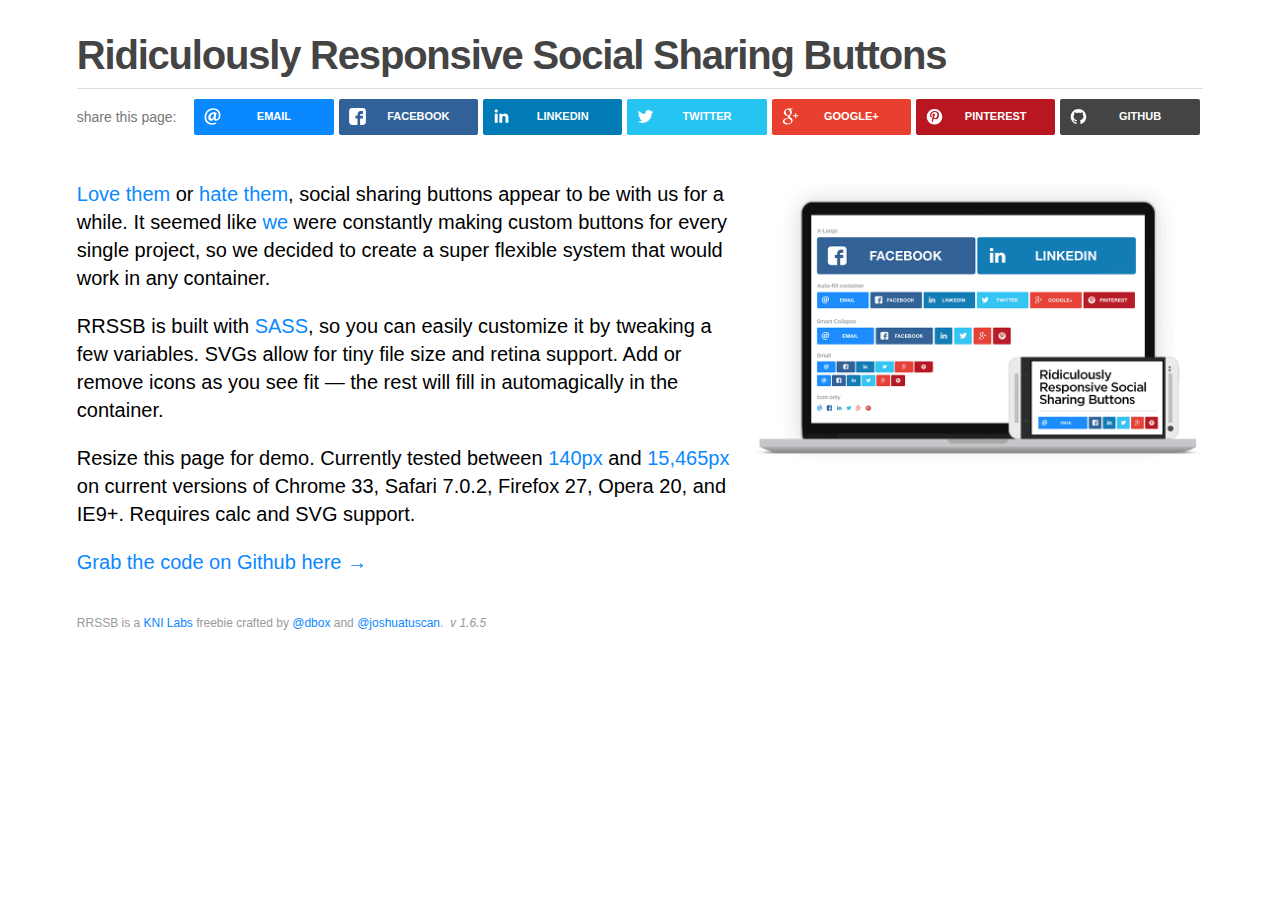
<file: assets/plugins/rrssb/index.html>
<!DOCTYPE html>
<html>
    <head>
        <meta charset="utf-8" />
        <meta http-equiv="X-UA-Compatible" content="IE=edge,chrome=1" />
        <title>Ridiculously Responsive Social Sharing Buttons by KNI Labs</title>
        <meta name="description" content="It seemed like we were constantly making custom social sharing buttons for every single project, so we decided to create a super flexible system that would work in any container. SASS-powered, retina ready, and auto-magical resizing. A KNI Labs freebie." />
        <meta name="viewport" content="width=device-width, initial-scale=1">

        <!-- Facebook Open Graph Meta Tags -->
        <meta property="og:title" content="Ridiculously Responsive Social Sharing Buttons" />
        <meta property="og:type" content="website" />
        <meta property="og:url" content="http://kurtnoble.com/labs/rrssb/index.html" />
        <meta property="og:image" content="http://kurtnoble.com/labs/rrssb/media/facebook-share.jpg" />
        <meta property="og:description" content="No one wants to create social buttons over and over again. RRSSB is a super flexible system that works in any container. SASS-powered, retina ready, svg images, tiny file size and auto-magical resizing. A KNI Labs freebie." />


        <link rel="icon" type="image/png" href="media/favicon.png" />
        <link rel="stylesheet" href="css/normalize.min.css" />

        <!-- Stylesheet required to power RRSSB. Copy this css file to your header -->
        <link rel="stylesheet" href="css/rrssb.css" />

        <link rel="stylesheet" href="css/demo.css" />

        <script src="js/vendor/modernizr-2.6.2-respond-1.1.0.min.js"></script>
    </head>
    <body>
        <!--[if lt IE 9]>
            <p class="chromeframe">You are using an <strong>outdated</strong> browser. Please <a href="http://browsehappy.com/">upgrade your browser</a> or <a href="http://www.google.com/chromeframe/?redirect=true">activate Google Chrome Frame</a> to improve your experience.</p>
        <![endif]-->

        <div class="main-container">
            <h1>Ridiculously Responsive Social Sharing Buttons</h1>
            <hr />

            <div class="share-container clearfix">
                <span class="label">share this page:</span>

                <!-- Buttons start here. Copy this ul to your document. -->
                <ul class="rrssb-buttons clearfix">
                    <li class="rrssb-email">

                        <!-- Replace subject with your message using URL Endocding: http://meyerweb.com/eric/tools/dencoder/ -->
                        <a href="mailto:?subject=Check%20out%20how%20ridiculously%20responsive%20these%20social%20buttons%20are&amp;body=http%3A%2F%2Fkurtnoble.com%2Flabs%2Frrssb%2Findex.html">
                            <span class="rrssb-icon">
                                <svg xmlns="http://www.w3.org/2000/svg" xmlns:xlink="http://www.w3.org/1999/xlink" version="1.1" x="0px" y="0px" width="28px" height="28px" viewBox="0 0 28 28" enable-background="new 0 0 28 28" xml:space="preserve"><g><path d="M20.111 26.147c-2.336 1.051-4.361 1.401-7.125 1.401c-6.462 0-12.146-4.633-12.146-12.265 c0-7.94 5.762-14.833 14.561-14.833c6.853 0 11.8 4.7 11.8 11.252c0 5.684-3.194 9.265-7.399 9.3 c-1.829 0-3.153-0.934-3.347-2.997h-0.077c-1.208 1.986-2.96 2.997-5.023 2.997c-2.532 0-4.361-1.868-4.361-5.062 c0-4.749 3.504-9.071 9.111-9.071c1.713 0 3.7 0.4 4.6 0.973l-1.169 7.203c-0.388 2.298-0.116 3.3 1 3.4 c1.673 0 3.773-2.102 3.773-6.58c0-5.061-3.27-8.994-9.303-8.994c-5.957 0-11.175 4.673-11.175 12.1 c0 6.5 4.2 10.2 10 10.201c1.986 0 4.089-0.43 5.646-1.245L20.111 26.147z M16.646 10.1 c-0.311-0.078-0.701-0.155-1.207-0.155c-2.571 0-4.595 2.53-4.595 5.529c0 1.5 0.7 2.4 1.9 2.4 c1.441 0 2.959-1.828 3.311-4.087L16.646 10.068z"/></g></svg>
                            </span>
                            <span class="rrssb-text">email</span>
                        </a>
                    </li>
                    <li class="rrssb-facebook">
                        <!-- Replace with your URL. For best results, make sure you page has the proper FB Open Graph tags in header:
                        https://developers.facebook.com/docs/opengraph/howtos/maximizing-distribution-media-content/ -->
                        <a href="https://www.facebook.com/sharer/sharer.php?u=http://kurtnoble.com/labs/rrssb/index.html" class="popup">
                            <span class="rrssb-icon">
                                <svg version="1.1" id="Layer_1" xmlns="http://www.w3.org/2000/svg" xmlns:xlink="http://www.w3.org/1999/xlink" x="0px" y="0px" width="28px" height="28px" viewBox="0 0 28 28" enable-background="new 0 0 28 28" xml:space="preserve">
                                    <path d="M27.825,4.783c0-2.427-2.182-4.608-4.608-4.608H4.783c-2.422,0-4.608,2.182-4.608,4.608v18.434
                                        c0,2.427,2.181,4.608,4.608,4.608H14V17.379h-3.379v-4.608H14v-1.795c0-3.089,2.335-5.885,5.192-5.885h3.718v4.608h-3.726
                                        c-0.408,0-0.884,0.492-0.884,1.236v1.836h4.609v4.608h-4.609v10.446h4.916c2.422,0,4.608-2.188,4.608-4.608V4.783z"/>
                                </svg>
                            </span>
                            <span class="rrssb-text">facebook</span>
                        </a>
                    </li>
<!--                <li class="rrssb-tumblr">
                        <a href="http://tumblr.com/share?s=&amp;v=3&t=Ridiculously%20Responsive%20Social%20Sharing%20Buttons%20by%20KNI%20Labs&amp;u=http%3A%2F%2Fwww.kurtnoble.com%2Flabs%2Frrssb">
                            <span class="rrssb-icon">
                                <svg xmlns="http://www.w3.org/2000/svg" xmlns:xlink="http://www.w3.org/1999/xlink" version="1.1" x="0px" y="0px" width="28px" height="28px" viewBox="0 0 28 28" enable-background="new 0 0 28 28" xml:space="preserve"><path d="M18.02 21.842c-2.029 0.052-2.422-1.396-2.439-2.446v-7.294h4.729V7.874h-4.71V1.592c0 0-3.653 0-3.714 0 s-0.167 0.053-0.182 0.186c-0.218 1.935-1.144 5.33-4.988 6.688v3.637h2.927v7.677c0 2.8 1.7 6.7 7.3 6.6 c1.863-0.03 3.934-0.795 4.392-1.453l-1.22-3.539C19.595 21.6 18.7 21.8 18 21.842z"/></svg>
                            </span>
                            <span class="rrssb-text">tumblr</span>
                        </a>
                    </li> -->
                    <li class="rrssb-linkedin">
                        <!-- Replace href with your meta and URL information -->
                        <a href="http://www.linkedin.com/shareArticle?mini=true&amp;url=http://kurtnoble.com/labs/rrssb/index.html&amp;title=Ridiculously%20Responsive%20Social%20Sharing%20Buttons&amp;summary=Responsive%20social%20icons%20by%20KNI%20Labs" class="popup">
                            <span class="rrssb-icon">
                                <svg version="1.1" id="Layer_1" xmlns="http://www.w3.org/2000/svg" xmlns:xlink="http://www.w3.org/1999/xlink" x="0px" y="0px" width="28px" height="28px" viewBox="0 0 28 28" enable-background="new 0 0 28 28" xml:space="preserve">
                                    <path d="M25.424,15.887v8.447h-4.896v-7.882c0-1.979-0.709-3.331-2.48-3.331c-1.354,0-2.158,0.911-2.514,1.803
                                        c-0.129,0.315-0.162,0.753-0.162,1.194v8.216h-4.899c0,0,0.066-13.349,0-14.731h4.899v2.088c-0.01,0.016-0.023,0.032-0.033,0.048
                                        h0.033V11.69c0.65-1.002,1.812-2.435,4.414-2.435C23.008,9.254,25.424,11.361,25.424,15.887z M5.348,2.501
                                        c-1.676,0-2.772,1.092-2.772,2.539c0,1.421,1.066,2.538,2.717,2.546h0.032c1.709,0,2.771-1.132,2.771-2.546
                                        C8.054,3.593,7.019,2.501,5.343,2.501H5.348z M2.867,24.334h4.897V9.603H2.867V24.334z"/>
                                </svg>
                            </span>
                            <span class="rrssb-text">linkedin</span>
                        </a>
                    </li>
                    <li class="rrssb-twitter">
                        <!-- Replace href with your Meta and URL information  -->
                        <a href="http://twitter.com/home?status=Ridiculously%20Responsive%20Social%20Sharing%20Buttons%20by%20@joshuatuscan%20and%20@dbox%20http://kurtnoble.com/labs/rrssb" class="popup">
                            <span class="rrssb-icon">
                                <svg version="1.1" id="Layer_1" xmlns="http://www.w3.org/2000/svg" xmlns:xlink="http://www.w3.org/1999/xlink" x="0px" y="0px"
                                     width="28px" height="28px" viewBox="0 0 28 28" enable-background="new 0 0 28 28" xml:space="preserve">
                                <path d="M24.253,8.756C24.689,17.08,18.297,24.182,9.97,24.62c-3.122,0.162-6.219-0.646-8.861-2.32
                                    c2.703,0.179,5.376-0.648,7.508-2.321c-2.072-0.247-3.818-1.661-4.489-3.638c0.801,0.128,1.62,0.076,2.399-0.155
                                    C4.045,15.72,2.215,13.6,2.115,11.077c0.688,0.275,1.426,0.407,2.168,0.386c-2.135-1.65-2.729-4.621-1.394-6.965
                                    C5.575,7.816,9.54,9.84,13.803,10.071c-0.842-2.739,0.694-5.64,3.434-6.482c2.018-0.623,4.212,0.044,5.546,1.683
                                    c1.186-0.213,2.318-0.662,3.329-1.317c-0.385,1.256-1.247,2.312-2.399,2.942c1.048-0.106,2.069-0.394,3.019-0.851
                                    C26.275,7.229,25.39,8.196,24.253,8.756z"/>
                                </svg>
                           </span>
                            <span class="rrssb-text">twitter</span>
                        </a>
                    </li>
<!--                <li class="rrssb-reddit">
                        <a href="http://www.reddit.com/submit?url=http://www.kurtnoble.com/labs/rrssb/">
                            <span class="rrssb-icon">
                                <svg xmlns="http://www.w3.org/2000/svg" xmlns:xlink="http://www.w3.org/1999/xlink" version="1.1" x="0px" y="0px" width="28px" height="28px" viewBox="0 0 28 28" enable-background="new 0 0 28 28" xml:space="preserve"><g><path d="M11.794 15.316c0-1.029-0.835-1.895-1.866-1.895c-1.03 0-1.893 0.865-1.893 1.895s0.863 1.9 1.9 1.9 C10.958 17.2 11.8 16.3 11.8 15.316z"/><path d="M18.1 13.422c-1.029 0-1.895 0.864-1.895 1.895c0 1 0.9 1.9 1.9 1.865c1.031 0 1.869-0.836 1.869-1.865 C19.969 14.3 19.1 13.4 18.1 13.422z"/><path d="M17.527 19.791c-0.678 0.678-1.826 1.006-3.514 1.006c-0.004 0-0.009 0-0.014 0c-0.004 0-0.01 0-0.015 0 c-1.686 0-2.834-0.328-3.51-1.005c-0.264-0.265-0.693-0.265-0.958 0c-0.264 0.265-0.264 0.7 0 1 c0.943 0.9 2.4 1.4 4.5 1.402c0.005 0 0 0 0 0c0.005 0 0 0 0 0c2.066 0 3.527-0.459 4.47-1.402 c0.265-0.264 0.265-0.693 0.002-0.958C18.221 19.5 17.8 19.5 17.5 19.791z"/><path d="M27.707 13.267c0-1.785-1.453-3.237-3.236-3.237c-0.793 0-1.518 0.287-2.082 0.761c-2.039-1.295-4.646-2.069-7.438-2.219 l1.483-4.691l4.062 0.956c0.071 1.4 1.3 2.6 2.7 2.555c1.488 0 2.695-1.208 2.695-2.695C25.881 3.2 24.7 2 23.2 2 c-1.059 0-1.979 0.616-2.42 1.508l-4.633-1.091c-0.344-0.081-0.693 0.118-0.803 0.455l-1.793 5.7 C10.548 8.6 7.7 9.4 5.6 10.75C5.006 10.3 4.3 10 3.5 10.029c-1.785 0-3.237 1.452-3.237 3.2 c0 1.1 0.6 2.1 1.4 2.69c-0.04 0.272-0.061 0.551-0.061 0.831c0 2.3 1.3 4.4 3.7 5.9 c2.299 1.5 5.3 2.3 8.6 2.325c3.228 0 6.271-0.825 8.571-2.325c2.387-1.56 3.7-3.66 3.7-5.917 c0-0.26-0.016-0.514-0.051-0.768C27.088 15.5 27.7 14.4 27.7 13.267z M23.186 3.355c0.74 0 1.3 0.6 1.3 1.3 c0 0.738-0.6 1.34-1.34 1.34s-1.342-0.602-1.342-1.34C21.844 4 22.4 3.4 23.2 3.355z M1.648 13.3 c0-1.038 0.844-1.882 1.882-1.882c0.31 0 0.6 0.1 0.9 0.209c-1.049 0.868-1.813 1.861-2.26 2.9 C1.832 14.2 1.6 13.8 1.6 13.267z M21.773 21.57c-2.082 1.357-4.863 2.105-7.831 2.105c-2.967 0-5.747-0.748-7.828-2.105 c-1.991-1.301-3.088-3-3.088-4.782c0-1.784 1.097-3.484 3.088-4.784c2.081-1.358 4.861-2.106 7.828-2.106 c2.967 0 5.7 0.7 7.8 2.106c1.99 1.3 3.1 3 3.1 4.784C24.859 18.6 23.8 20.3 21.8 21.57z M25.787 14.6 c-0.432-1.084-1.191-2.095-2.244-2.977c0.273-0.156 0.59-0.245 0.928-0.245c1.035 0 1.9 0.8 1.9 1.9 C26.354 13.8 26.1 14.3 25.8 14.605z"/></g></svg>
                            </span>
                            <span class="rrssb-text">reddit</span>
                        </a>
                    </li> -->
                    <li class="rrssb-googleplus">
                        <!-- Replace href with your meta and URL information.  -->
                        <a href="https://plus.google.com/share?url=Check%20out%20how%20ridiculously%20responsive%20these%20social%20buttons%20are%20http://kurtnoble.com/labs/rrssb/index.html" class="popup">
                            <span class="rrssb-icon">
                                <svg version="1.1" id="Layer_1" xmlns="http://www.w3.org/2000/svg" xmlns:xlink="http://www.w3.org/1999/xlink" x="0px" y="0px" width="28px" height="28px" viewBox="0 0 28 28" enable-background="new 0 0 28 28" xml:space="preserve">
                                    <g>
                                        <g>
                                            <path d="M14.703,15.854l-1.219-0.948c-0.372-0.308-0.88-0.715-0.88-1.459c0-0.748,0.508-1.223,0.95-1.663
                                                c1.42-1.119,2.839-2.309,2.839-4.817c0-2.58-1.621-3.937-2.399-4.581h2.097l2.202-1.383h-6.67c-1.83,0-4.467,0.433-6.398,2.027
                                                C3.768,4.287,3.059,6.018,3.059,7.576c0,2.634,2.022,5.328,5.604,5.328c0.339,0,0.71-0.033,1.083-0.068
                                                c-0.167,0.408-0.336,0.748-0.336,1.324c0,1.04,0.551,1.685,1.011,2.297c-1.524,0.104-4.37,0.273-6.467,1.562
                                                c-1.998,1.188-2.605,2.916-2.605,4.137c0,2.512,2.358,4.84,7.289,4.84c5.822,0,8.904-3.223,8.904-6.41
                                                c0.008-2.327-1.359-3.489-2.829-4.731H14.703z M10.269,11.951c-2.912,0-4.231-3.765-4.231-6.037c0-0.884,0.168-1.797,0.744-2.511
                                                c0.543-0.679,1.489-1.12,2.372-1.12c2.807,0,4.256,3.798,4.256,6.242c0,0.612-0.067,1.694-0.845,2.478
                                                c-0.537,0.55-1.438,0.948-2.295,0.951V11.951z M10.302,25.609c-3.621,0-5.957-1.732-5.957-4.142c0-2.408,2.165-3.223,2.911-3.492
                                                c1.421-0.479,3.25-0.545,3.555-0.545c0.338,0,0.52,0,0.766,0.034c2.574,1.838,3.706,2.757,3.706,4.479
                                                c-0.002,2.073-1.736,3.665-4.982,3.649L10.302,25.609z"/>
                                            <polygon points="23.254,11.89 23.254,8.521 21.569,8.521 21.569,11.89 18.202,11.89 18.202,13.604 21.569,13.604 21.569,17.004
                                                23.254,17.004 23.254,13.604 26.653,13.604 26.653,11.89      "/>
                                        </g>
                                    </g>
                                </svg>
                            </span>
                            <span class="rrssb-text">google+</span>
                        </a>
                    </li>
                    <!-- <li class="rrssb-youtube">
                        <a href="#">
                            <span class="rrssb-icon">
                                <svg version="1.1" id="Layer_1" xmlns="http://www.w3.org/2000/svg" xmlns:xlink="http://www.w3.org/1999/xlink" x="0px" y="0px" width="28px" height="28px" viewBox="0 0 28 28" enable-background="new 0 0 28 28" xml:space="preserve">
                                    <path d="M27.688,8.512c0-2.268-1.825-4.093-4.106-4.093H4.389c-2.245,0-4.076,1.825-4.076,4.093v10.976 c0,2.268,1.825,4.093,4.076,4.093h19.192c2.274,0,4.106-1.825,4.106-4.093V8.512z M11.263,18.632V8.321l7.817,5.155L11.263,18.632z" />
                                </svg>
                            </span>
                            <span class="rrssb-text">youtube</span>
                        </a>
                    </li> -->
                    <li class="rrssb-pinterest">
                        <!-- Replace href with your meta and URL information.  -->
                        <a href="http://pinterest.com/pin/create/button/?url=http://kurtnoble.com/labs/rrssb/index.html&amp;media=http://kurtnoble.com/labs/rrssb/media/facebook-share.jpg&amp;description=Ridiculously%20responsive%20social%20sharing%20buttons%20by%20KNI%20Labs.">
                            <span class="rrssb-icon">
                                <svg version="1.1" id="Layer_1" xmlns="http://www.w3.org/2000/svg" xmlns:xlink="http://www.w3.org/1999/xlink" x="0px" y="0px" width="28px" height="28px" viewBox="0 0 28 28" enable-background="new 0 0 28 28" xml:space="preserve">
                                <path d="M14.021,1.57C6.96,1.57,1.236,7.293,1.236,14.355c0,7.062,5.724,12.785,12.785,12.785c7.061,0,12.785-5.725,12.785-12.785
                                    C26.807,7.294,21.082,1.57,14.021,1.57z M15.261,18.655c-1.161-0.09-1.649-0.666-2.559-1.219c-0.501,2.626-1.113,5.145-2.925,6.458
                                    c-0.559-3.971,0.822-6.951,1.462-10.116c-1.093-1.84,0.132-5.545,2.438-4.632c2.837,1.123-2.458,6.842,1.099,7.557
                                    c3.711,0.744,5.227-6.439,2.925-8.775c-3.325-3.374-9.678-0.077-8.897,4.754c0.19,1.178,1.408,1.538,0.489,3.168
                                    C7.165,15.378,6.53,13.7,6.611,11.462c0.131-3.662,3.291-6.227,6.46-6.582c4.007-0.448,7.771,1.474,8.29,5.239
                                    c0.579,4.255-1.816,8.865-6.102,8.533L15.261,18.655z"/>
                                </svg>
                            </span>
                            <span class="rrssb-text">pinterest</span>
                        </a>
                    </li>

<!--                     <li class="rrssb-pocket">
                        <a href="https://getpocket.com/save?url=http://kurtnoble.com/labs/rrssb/index.html">
                            <span class="rrssb-icon">
                                <svg width="32px" height="28px" viewBox="0 0 32 28" version="1.1" xmlns="http://www.w3.org/2000/svg" xmlns:xlink="http://www.w3.org/1999/xlink" xmlns:sketch="http://www.bohemiancoding.com/sketch/ns">
                                    <path d="M28.7817528,0.00172488695 C30.8117487,0.00431221738 31.9749312,1.12074529 31.9644402,3.10781507 C31.942147,6.67703739 32.1336065,10.2669583 31.8057648,13.8090137 C30.7147076,25.5813672 17.2181194,31.8996281 7.20714461,25.3808491 C2.71833574,22.4571656 0.196577202,18.3122624 0.0549495772,12.9357897 C-0.0342233715,9.5774348 0.00642900214,6.21519891 0.0300336062,2.85555035 C0.0405245414,1.1129833 1.21157517,0.0146615391 3.01995012,0.00819321302 C7.34746087,-0.00603710433 11.6775944,0.00431221738 16.0064164,0.00172488695 C20.2644248,0.00172488695 24.5237444,-0.00215610869 28.7817528,0.00172488695 L28.7817528,0.00172488695 Z M8.64885184,7.85611511 C7.38773662,7.99113854 6.66148108,8.42606978 6.29310958,9.33228474 C5.90114134,10.2969233 6.17774769,11.1421181 6.89875951,11.8276216 C9.35282156,14.161969 11.8108164,16.4924215 14.2976518,18.7943114 C15.3844131,19.7966007 16.5354102,19.7836177 17.6116843,18.7813283 C20.0185529,16.5495467 22.4070683,14.2982907 24.7824746,12.0327533 C25.9845979,10.8850542 26.1012707,9.56468083 25.1469132,8.60653379 C24.1361858,7.59255976 22.8449191,7.6743528 21.5890476,8.85191291 C19.9936451,10.3488554 18.3680912,11.8172352 16.8395462,13.3777945 C16.1342655,14.093159 15.7200114,14.0048744 15.0566806,13.3440386 C13.4599671,11.7484252 11.8081945,10.2060421 10.1262706,8.70001155 C9.65564653,8.27936164 9.00411403,8.05345704 8.64885184,7.85611511 L8.64885184,7.85611511 L8.64885184,7.85611511 Z"></path>
                                </svg>
                            </span>
                            <span class="rrssb-text">pocket</span>
                        </a>
                    </li> -->

                    <li class="rrssb-github">
                        <a href="https://github.com/kni-labs/rrssb">
                            <span class="rrssb-icon">
                                <svg version="1.1" id="Layer_1" xmlns="http://www.w3.org/2000/svg" xmlns:xlink="http://www.w3.org/1999/xlink" x="0px" y="0px"
                                     width="28px" height="28px" viewBox="0 0 28 28" enable-background="new 0 0 28 28" xml:space="preserve">
                                <path d="M13.971,1.571c-7.031,0-12.734,5.702-12.734,12.74c0,5.621,3.636,10.392,8.717,12.083c0.637,0.129,0.869-0.277,0.869-0.615
                                    c0-0.301-0.012-1.102-0.018-2.164c-3.542,0.77-4.29-1.707-4.29-1.707c-0.579-1.473-1.414-1.863-1.414-1.863
                                    c-1.155-0.791,0.088-0.775,0.088-0.775c1.277,0.104,1.96,1.316,1.96,1.312c1.136,1.936,2.991,1.393,3.713,1.059
                                    c0.116-0.822,0.445-1.383,0.81-1.703c-2.829-0.32-5.802-1.414-5.802-6.293c0-1.391,0.496-2.527,1.312-3.418
                                    C7.05,9.905,6.612,8.61,7.305,6.856c0,0,1.069-0.342,3.508,1.306c1.016-0.282,2.105-0.424,3.188-0.429
                                    c1.081,0,2.166,0.155,3.197,0.438c2.431-1.648,3.498-1.306,3.498-1.306c0.695,1.754,0.258,3.043,0.129,3.371
                                    c0.816,0.902,1.315,2.037,1.315,3.43c0,4.892-2.978,5.968-5.814,6.285c0.458,0.387,0.876,1.16,0.876,2.357
                                    c0,1.703-0.016,3.076-0.016,3.482c0,0.334,0.232,0.748,0.877,0.611c5.056-1.688,8.701-6.457,8.701-12.082
                                    C26.708,7.262,21.012,1.563,13.971,1.571L13.971,1.571z"/>
                                </svg>
                            </span>
                            <span class="rrssb-text">github</span>
                        </a>
                    </li>
                </ul>
                <!-- Buttons end here -->
            </div>

            <p><img class="rrssb-preview" src="media/rrssb-preview.png" /><a href="http://worldsmostshareablewebsite.greig.cc/">Love them</a> or <a href="http://solomon.io/why-im-done-with-social-media-buttons/">hate them</a>, social sharing buttons appear to be with us for a while. It seemed like <a href="http://www.kurtnoble.com">we</a> were constantly making custom buttons for every single project, so we decided to create a super flexible system that would work in any container.</p>

            <p>RRSSB is built with <a href="http://sass-lang.com/">SASS</a>, so you can easily customize it by tweaking a few variables. SVGs allow for tiny file size and retina support. Add or remove icons as you see fit &mdash; the rest will fill in automagically in the container.</p>

            <p>Resize this page for demo. Currently tested between <a href="https://www.dropbox.com/s/2k6lcebg2887ge3/Screenshot%202014-02-18%2009.45.45.png">140px</a> and <a href="https://www.dropbox.com/s/1juq03011lixk3r/Screenshot%202014-02-18%2009.43.57.png">15,465px</a> on current versions of Chrome 33, Safari 7.0.2, Firefox 27, Opera 20, and IE9+. Requires calc and SVG support.</p>

            <p><a href="https://github.com/kni-labs/rrssb">Grab the code on Github here →</a></p>



            <small>RRSSB is a <a href="http://kurtnoble.com">KNI Labs</a> freebie crafted by <a href="http://www.twitter.com/dbox">@dbox</a> and <a href="http://www.twitter.com/joshuatuscan">@joshuatuscan</a>. &nbsp;<em>v 1.6.5</em></small>

            <!-- Second set of buttons to demonstrate multiple on a page
            <div class="clearfix">
                <h2>Second set of buttons to demonstrate multiple instances on the same page</h2>
                <hr />
                <ul class="rrssb-buttons clearfix">
                    <li class="email">
                        <a href="mailto:?subject=Check%20out%20how%20ridiculously%20responsive%20these%20social%20buttons%20are&amp;body=http%3A%2F%2Fkurtnoble.com%2Flabs%2Frrssb%2Findex.html">
                            <span class="rrssb-icon">
                                <svg xmlns="http://www.w3.org/2000/svg" xmlns:xlink="http://www.w3.org/1999/xlink" version="1.1" x="0px" y="0px" width="28px" height="28px" viewBox="0 0 28 28" enable-background="new 0 0 28 28" xml:space="preserve"><g><path d="M20.111 26.147c-2.336 1.051-4.361 1.401-7.125 1.401c-6.462 0-12.146-4.633-12.146-12.265 c0-7.94 5.762-14.833 14.561-14.833c6.853 0 11.8 4.7 11.8 11.252c0 5.684-3.194 9.265-7.399 9.3 c-1.829 0-3.153-0.934-3.347-2.997h-0.077c-1.208 1.986-2.96 2.997-5.023 2.997c-2.532 0-4.361-1.868-4.361-5.062 c0-4.749 3.504-9.071 9.111-9.071c1.713 0 3.7 0.4 4.6 0.973l-1.169 7.203c-0.388 2.298-0.116 3.3 1 3.4 c1.673 0 3.773-2.102 3.773-6.58c0-5.061-3.27-8.994-9.303-8.994c-5.957 0-11.175 4.673-11.175 12.1 c0 6.5 4.2 10.2 10 10.201c1.986 0 4.089-0.43 5.646-1.245L20.111 26.147z M16.646 10.1 c-0.311-0.078-0.701-0.155-1.207-0.155c-2.571 0-4.595 2.53-4.595 5.529c0 1.5 0.7 2.4 1.9 2.4 c1.441 0 2.959-1.828 3.311-4.087L16.646 10.068z"/></g></svg>
                            </span>
                            <span class="rrssb-text">email</span>
                        </a>
                    </li>
                    <li class="facebook">
                        <a href="https://www.facebook.com/sharer/sharer.php?u=http://kurtnoble.com/labs/rrssb/index.html" class="popup">
                            <span class="rrssb-icon">
                                <svg version="1.1" id="Layer_1" xmlns="http://www.w3.org/2000/svg" xmlns:xlink="http://www.w3.org/1999/xlink" x="0px" y="0px" width="28px" height="28px" viewBox="0 0 28 28" enable-background="new 0 0 28 28" xml:space="preserve">
                                    <path d="M27.825,4.783c0-2.427-2.182-4.608-4.608-4.608H4.783c-2.422,0-4.608,2.182-4.608,4.608v18.434
                                        c0,2.427,2.181,4.608,4.608,4.608H14V17.379h-3.379v-4.608H14v-1.795c0-3.089,2.335-5.885,5.192-5.885h3.718v4.608h-3.726
                                        c-0.408,0-0.884,0.492-0.884,1.236v1.836h4.609v4.608h-4.609v10.446h4.916c2.422,0,4.608-2.188,4.608-4.608V4.783z"/>
                                </svg>
                            </span>
                            <span class="rrssb-text">facebook</span>
                        </a>
                    </li>
                    <li class="tumblr">
                        <a href="http://tumblr.com/share?s=&amp;v=3&t=Ridiculously%20Responsive%20Social%20Sharing%20Buttons%20by%20KNI%20Labs&amp;u=http%3A%2F%2Fwww.kurtnoble.com%2Flabs%2Frrssb">
                            <span class="rrssb-icon">
                                <svg xmlns="http://www.w3.org/2000/svg" xmlns:xlink="http://www.w3.org/1999/xlink" version="1.1" x="0px" y="0px" width="28px" height="28px" viewBox="0 0 28 28" enable-background="new 0 0 28 28" xml:space="preserve"><path d="M18.02 21.842c-2.029 0.052-2.422-1.396-2.439-2.446v-7.294h4.729V7.874h-4.71V1.592c0 0-3.653 0-3.714 0 s-0.167 0.053-0.182 0.186c-0.218 1.935-1.144 5.33-4.988 6.688v3.637h2.927v7.677c0 2.8 1.7 6.7 7.3 6.6 c1.863-0.03 3.934-0.795 4.392-1.453l-1.22-3.539C19.595 21.6 18.7 21.8 18 21.842z"/></svg>
                            </span>
                            <span class="rrssb-text">tumblr</span>
                        </a>
                    </li>
                    <li class="linkedin">
                        <a href="http://www.linkedin.com/shareArticle?mini=true&amp;url=http://kurtnoble.com/labs/rrssb/index.html&amp;title=Ridiculously%20Responsive%20Social%20Sharing%20Buttons&amp;summary=Responsive%20social%20icons%20by%20KNI%20Labs" class="popup">
                            <span class="rrssb-icon">
                                <svg version="1.1" id="Layer_1" xmlns="http://www.w3.org/2000/svg" xmlns:xlink="http://www.w3.org/1999/xlink" x="0px" y="0px" width="28px" height="28px" viewBox="0 0 28 28" enable-background="new 0 0 28 28" xml:space="preserve">
                                    <path d="M25.424,15.887v8.447h-4.896v-7.882c0-1.979-0.709-3.331-2.48-3.331c-1.354,0-2.158,0.911-2.514,1.803
                                        c-0.129,0.315-0.162,0.753-0.162,1.194v8.216h-4.899c0,0,0.066-13.349,0-14.731h4.899v2.088c-0.01,0.016-0.023,0.032-0.033,0.048
                                        h0.033V11.69c0.65-1.002,1.812-2.435,4.414-2.435C23.008,9.254,25.424,11.361,25.424,15.887z M5.348,2.501
                                        c-1.676,0-2.772,1.092-2.772,2.539c0,1.421,1.066,2.538,2.717,2.546h0.032c1.709,0,2.771-1.132,2.771-2.546
                                        C8.054,3.593,7.019,2.501,5.343,2.501H5.348z M2.867,24.334h4.897V9.603H2.867V24.334z"/>
                                </svg>
                            </span>
                            <span class="rrssb-text">linkedin</span>
                        </a>
                    </li>
                    <li class="twitter">
                        <a href="http://twitter.com/home?status=Ridiculously%20Responsive%20Social%20Sharing%20Buttons%20by%20@joshuatuscan%20and%20@dbox%20http://kurtnoble.com/labs/rrssb" class="popup">
                            <span class="rrssb-icon">
                                <svg version="1.1" id="Layer_1" xmlns="http://www.w3.org/2000/svg" xmlns:xlink="http://www.w3.org/1999/xlink" x="0px" y="0px"
                                     width="28px" height="28px" viewBox="0 0 28 28" enable-background="new 0 0 28 28" xml:space="preserve">
                                <path d="M24.253,8.756C24.689,17.08,18.297,24.182,9.97,24.62c-3.122,0.162-6.219-0.646-8.861-2.32
                                    c2.703,0.179,5.376-0.648,7.508-2.321c-2.072-0.247-3.818-1.661-4.489-3.638c0.801,0.128,1.62,0.076,2.399-0.155
                                    C4.045,15.72,2.215,13.6,2.115,11.077c0.688,0.275,1.426,0.407,2.168,0.386c-2.135-1.65-2.729-4.621-1.394-6.965
                                    C5.575,7.816,9.54,9.84,13.803,10.071c-0.842-2.739,0.694-5.64,3.434-6.482c2.018-0.623,4.212,0.044,5.546,1.683
                                    c1.186-0.213,2.318-0.662,3.329-1.317c-0.385,1.256-1.247,2.312-2.399,2.942c1.048-0.106,2.069-0.394,3.019-0.851
                                    C26.275,7.229,25.39,8.196,24.253,8.756z"/>
                                </svg>
                           </span>
                            <span class="rrssb-text">twitter</span>
                        </a>
                    </li>
                    <li class="reddit">
                        <a href="http://www.reddit.com/submit?url=http://www.kurtnoble.com/labs/rrssb/">
                            <span class="rrssb-icon">
                                <svg xmlns="http://www.w3.org/2000/svg" xmlns:xlink="http://www.w3.org/1999/xlink" version="1.1" x="0px" y="0px" width="28px" height="28px" viewBox="0 0 28 28" enable-background="new 0 0 28 28" xml:space="preserve"><g><path d="M11.794 15.316c0-1.029-0.835-1.895-1.866-1.895c-1.03 0-1.893 0.865-1.893 1.895s0.863 1.9 1.9 1.9 C10.958 17.2 11.8 16.3 11.8 15.316z"/><path d="M18.1 13.422c-1.029 0-1.895 0.864-1.895 1.895c0 1 0.9 1.9 1.9 1.865c1.031 0 1.869-0.836 1.869-1.865 C19.969 14.3 19.1 13.4 18.1 13.422z"/><path d="M17.527 19.791c-0.678 0.678-1.826 1.006-3.514 1.006c-0.004 0-0.009 0-0.014 0c-0.004 0-0.01 0-0.015 0 c-1.686 0-2.834-0.328-3.51-1.005c-0.264-0.265-0.693-0.265-0.958 0c-0.264 0.265-0.264 0.7 0 1 c0.943 0.9 2.4 1.4 4.5 1.402c0.005 0 0 0 0 0c0.005 0 0 0 0 0c2.066 0 3.527-0.459 4.47-1.402 c0.265-0.264 0.265-0.693 0.002-0.958C18.221 19.5 17.8 19.5 17.5 19.791z"/><path d="M27.707 13.267c0-1.785-1.453-3.237-3.236-3.237c-0.793 0-1.518 0.287-2.082 0.761c-2.039-1.295-4.646-2.069-7.438-2.219 l1.483-4.691l4.062 0.956c0.071 1.4 1.3 2.6 2.7 2.555c1.488 0 2.695-1.208 2.695-2.695C25.881 3.2 24.7 2 23.2 2 c-1.059 0-1.979 0.616-2.42 1.508l-4.633-1.091c-0.344-0.081-0.693 0.118-0.803 0.455l-1.793 5.7 C10.548 8.6 7.7 9.4 5.6 10.75C5.006 10.3 4.3 10 3.5 10.029c-1.785 0-3.237 1.452-3.237 3.2 c0 1.1 0.6 2.1 1.4 2.69c-0.04 0.272-0.061 0.551-0.061 0.831c0 2.3 1.3 4.4 3.7 5.9 c2.299 1.5 5.3 2.3 8.6 2.325c3.228 0 6.271-0.825 8.571-2.325c2.387-1.56 3.7-3.66 3.7-5.917 c0-0.26-0.016-0.514-0.051-0.768C27.088 15.5 27.7 14.4 27.7 13.267z M23.186 3.355c0.74 0 1.3 0.6 1.3 1.3 c0 0.738-0.6 1.34-1.34 1.34s-1.342-0.602-1.342-1.34C21.844 4 22.4 3.4 23.2 3.355z M1.648 13.3 c0-1.038 0.844-1.882 1.882-1.882c0.31 0 0.6 0.1 0.9 0.209c-1.049 0.868-1.813 1.861-2.26 2.9 C1.832 14.2 1.6 13.8 1.6 13.267z M21.773 21.57c-2.082 1.357-4.863 2.105-7.831 2.105c-2.967 0-5.747-0.748-7.828-2.105 c-1.991-1.301-3.088-3-3.088-4.782c0-1.784 1.097-3.484 3.088-4.784c2.081-1.358 4.861-2.106 7.828-2.106 c2.967 0 5.7 0.7 7.8 2.106c1.99 1.3 3.1 3 3.1 4.784C24.859 18.6 23.8 20.3 21.8 21.57z M25.787 14.6 c-0.432-1.084-1.191-2.095-2.244-2.977c0.273-0.156 0.59-0.245 0.928-0.245c1.035 0 1.9 0.8 1.9 1.9 C26.354 13.8 26.1 14.3 25.8 14.605z"/></g></svg>
                            </span>
                            <span class="rrssb-text">reddit</span>
                        </a>
                    </li>
                    <li class="googleplus">
                        <a href="https://plus.google.com/share?url=Check%20out%20how%20ridiculously%20responsive%20these%20social%20buttons%20are%20http://kurtnoble.com/labs/rrssb/index.html" class="popup">
                            <span class="rrssb-icon">
                                <svg version="1.1" id="Layer_1" xmlns="http://www.w3.org/2000/svg" xmlns:xlink="http://www.w3.org/1999/xlink" x="0px" y="0px" width="28px" height="28px" viewBox="0 0 28 28" enable-background="new 0 0 28 28" xml:space="preserve">
                                    <g>
                                        <g>
                                            <path d="M14.703,15.854l-1.219-0.948c-0.372-0.308-0.88-0.715-0.88-1.459c0-0.748,0.508-1.223,0.95-1.663
                                                c1.42-1.119,2.839-2.309,2.839-4.817c0-2.58-1.621-3.937-2.399-4.581h2.097l2.202-1.383h-6.67c-1.83,0-4.467,0.433-6.398,2.027
                                                C3.768,4.287,3.059,6.018,3.059,7.576c0,2.634,2.022,5.328,5.604,5.328c0.339,0,0.71-0.033,1.083-0.068
                                                c-0.167,0.408-0.336,0.748-0.336,1.324c0,1.04,0.551,1.685,1.011,2.297c-1.524,0.104-4.37,0.273-6.467,1.562
                                                c-1.998,1.188-2.605,2.916-2.605,4.137c0,2.512,2.358,4.84,7.289,4.84c5.822,0,8.904-3.223,8.904-6.41
                                                c0.008-2.327-1.359-3.489-2.829-4.731H14.703z M10.269,11.951c-2.912,0-4.231-3.765-4.231-6.037c0-0.884,0.168-1.797,0.744-2.511
                                                c0.543-0.679,1.489-1.12,2.372-1.12c2.807,0,4.256,3.798,4.256,6.242c0,0.612-0.067,1.694-0.845,2.478
                                                c-0.537,0.55-1.438,0.948-2.295,0.951V11.951z M10.302,25.609c-3.621,0-5.957-1.732-5.957-4.142c0-2.408,2.165-3.223,2.911-3.492
                                                c1.421-0.479,3.25-0.545,3.555-0.545c0.338,0,0.52,0,0.766,0.034c2.574,1.838,3.706,2.757,3.706,4.479
                                                c-0.002,2.073-1.736,3.665-4.982,3.649L10.302,25.609z"/>
                                            <polygon points="23.254,11.89 23.254,8.521 21.569,8.521 21.569,11.89 18.202,11.89 18.202,13.604 21.569,13.604 21.569,17.004
                                                23.254,17.004 23.254,13.604 26.653,13.604 26.653,11.89      "/>
                                        </g>
                                    </g>
                                </svg>
                            </span>
                            <span class="rrssb-text">google+</span>
                        </a>
                    </li>
                    <li class="youtube">
                        <a href="#">
                            <span class="rrssb-icon">
                                <svg version="1.1" id="Layer_1" xmlns="http://www.w3.org/2000/svg" xmlns:xlink="http://www.w3.org/1999/xlink" x="0px" y="0px" width="28px" height="28px" viewBox="0 0 28 28" enable-background="new 0 0 28 28" xml:space="preserve">
                                    <path d="M27.688,8.512c0-2.268-1.825-4.093-4.106-4.093H4.389c-2.245,0-4.076,1.825-4.076,4.093v10.976 c0,2.268,1.825,4.093,4.076,4.093h19.192c2.274,0,4.106-1.825,4.106-4.093V8.512z M11.263,18.632V8.321l7.817,5.155L11.263,18.632z" />
                                </svg>
                            </span>
                            <span class="rrssb-text">youtube</span>
                        </a>
                    </li>
                    <li class="pinterest">
                        <a href="http://pinterest.com/pin/create/button/?url=http://kurtnoble.com/labs/rrssb/index.html&amp;media=http://kurtnoble.com/labs/rrssb/media/facebook-share.jpg&amp;description=Ridiculously%20responsive%20social%20sharing%20buttons%20by%20KNI%20Labs.">
                            <span class="rrssb-icon">
                                <svg version="1.1" id="Layer_1" xmlns="http://www.w3.org/2000/svg" xmlns:xlink="http://www.w3.org/1999/xlink" x="0px" y="0px" width="28px" height="28px" viewBox="0 0 28 28" enable-background="new 0 0 28 28" xml:space="preserve">
                                <path d="M14.021,1.57C6.96,1.57,1.236,7.293,1.236,14.355c0,7.062,5.724,12.785,12.785,12.785c7.061,0,12.785-5.725,12.785-12.785
                                    C26.807,7.294,21.082,1.57,14.021,1.57z M15.261,18.655c-1.161-0.09-1.649-0.666-2.559-1.219c-0.501,2.626-1.113,5.145-2.925,6.458
                                    c-0.559-3.971,0.822-6.951,1.462-10.116c-1.093-1.84,0.132-5.545,2.438-4.632c2.837,1.123-2.458,6.842,1.099,7.557
                                    c3.711,0.744,5.227-6.439,2.925-8.775c-3.325-3.374-9.678-0.077-8.897,4.754c0.19,1.178,1.408,1.538,0.489,3.168
                                    C7.165,15.378,6.53,13.7,6.611,11.462c0.131-3.662,3.291-6.227,6.46-6.582c4.007-0.448,7.771,1.474,8.29,5.239
                                    c0.579,4.255-1.816,8.865-6.102,8.533L15.261,18.655z"/>
                                </svg>
                            </span>
                            <span class="rrssb-text">pinterest</span>
                        </a>
                    </li>
                    <li class="github">
                        <a href="https://github.com/kni-labs/rrssb">
                            <span class="rrssb-icon">
                                <svg version="1.1" id="Layer_1" xmlns="http://www.w3.org/2000/svg" xmlns:xlink="http://www.w3.org/1999/xlink" x="0px" y="0px"
                                     width="28px" height="28px" viewBox="0 0 28 28" enable-background="new 0 0 28 28" xml:space="preserve">
                                <path d="M13.971,1.571c-7.031,0-12.734,5.702-12.734,12.74c0,5.621,3.636,10.392,8.717,12.083c0.637,0.129,0.869-0.277,0.869-0.615
                                    c0-0.301-0.012-1.102-0.018-2.164c-3.542,0.77-4.29-1.707-4.29-1.707c-0.579-1.473-1.414-1.863-1.414-1.863
                                    c-1.155-0.791,0.088-0.775,0.088-0.775c1.277,0.104,1.96,1.316,1.96,1.312c1.136,1.936,2.991,1.393,3.713,1.059
                                    c0.116-0.822,0.445-1.383,0.81-1.703c-2.829-0.32-5.802-1.414-5.802-6.293c0-1.391,0.496-2.527,1.312-3.418
                                    C7.05,9.905,6.612,8.61,7.305,6.856c0,0,1.069-0.342,3.508,1.306c1.016-0.282,2.105-0.424,3.188-0.429
                                    c1.081,0,2.166,0.155,3.197,0.438c2.431-1.648,3.498-1.306,3.498-1.306c0.695,1.754,0.258,3.043,0.129,3.371
                                    c0.816,0.902,1.315,2.037,1.315,3.43c0,4.892-2.978,5.968-5.814,6.285c0.458,0.387,0.876,1.16,0.876,2.357
                                    c0,1.703-0.016,3.076-0.016,3.482c0,0.334,0.232,0.748,0.877,0.611c5.056-1.688,8.701-6.457,8.701-12.082
                                    C26.708,7.262,21.012,1.563,13.971,1.571L13.971,1.571z"/>
                                </svg>
                            </span>
                            <span class="rrssb-text">github</span>
                        </a>
                    </li>
                </ul>
            </div> -->

        </div> <!-- #main-container -->

        <!-- Required Javascript files. Copy these to your document. -->

        <script src="http://ajax.googleapis.com/ajax/libs/jquery/1.10.2/jquery.min.js"></script>
        <script>window.jQuery || document.write('<script src="js/vendor/jquery.1.10.2.min.js"><\/script>')</script>

        <script src="js/rrssb.min.js"></script>

        <script>
            var _gaq=[['_setAccount','UA-404294-1'],['_trackPageview']];
            (function(d,t){var g=d.createElement(t),s=d.getElementsByTagName(t)[0];
            g.src=('https:'==location.protocol?'//ssl':'//www')+'.google-analytics.com/ga.js';
            s.parentNode.insertBefore(g,s)}(document,'script'));
        </script>
    </body>
</html>
</file>
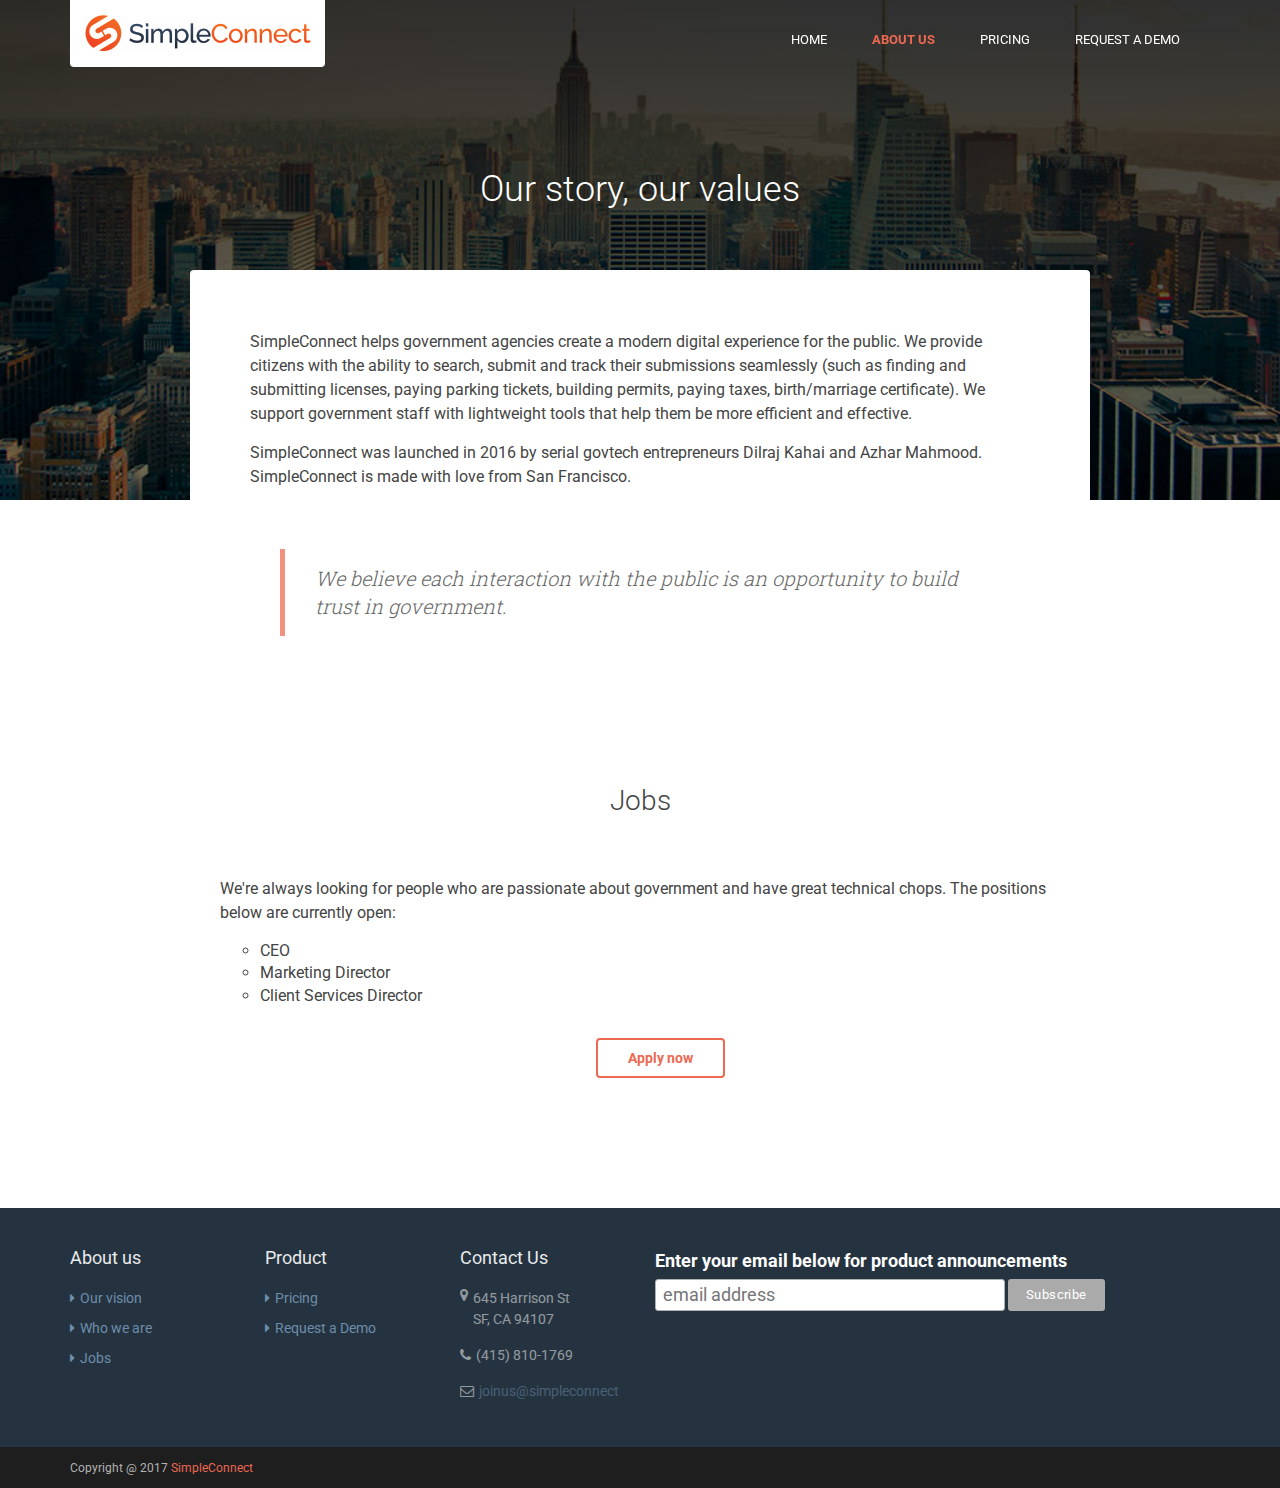
<file: about.html>
<!DOCTYPE html>
<!--[if IE 8]> <html lang="en" class="ie8"> <![endif]-->  
<!--[if IE 9]> <html lang="en" class="ie9"> <![endif]-->  
<!--[if !IE]><!--> <html lang="en"> <!--<![endif]-->  
<head>
    <title>SimpleConnect: About</title>
    <!-- Meta -->
    <meta charset="utf-8">
    <meta http-equiv="X-UA-Compatible" content="IE=edge">
    <meta name="viewport" content="width=device-width, initial-scale=1.0">
    <meta name="description" content="">
    <meta name="author" content="">    
    <link rel="shortcut icon" href="favicon.ico">  
    <link rel="apple-touch-icon" sizes="180x180" href="/apple-touch-icon.png">
	<link rel="icon" type="image/png" href="/favicon-32x32.png" sizes="32x32">
	<link rel="icon" type="image/png" href="/favicon-16x16.png" sizes="16x16">
	<link rel="manifest" href="/manifest.json">
	<link rel="mask-icon" href="/safari-pinned-tab.svg" color="#ec6952">
	<meta name="theme-color" content="#ffffff"> 
	<link href='http://fonts.googleapis.com/css?family=Roboto:400,400italic,500,500italic,700,700italic,900,900italic,300italic,300' rel='stylesheet' type='text/css'> 
    <link href='http://fonts.googleapis.com/css?family=Roboto+Slab:400,700,300,100' rel='stylesheet' type='text/css'>
    <!-- Global CSS -->
    <link rel="stylesheet" href="assets/plugins/bootstrap/css/bootstrap.min.css">   
    <!-- Plugins CSS -->    
    <link rel="stylesheet" href="assets/plugins/font-awesome/css/font-awesome.css">
    <link rel="stylesheet" href="assets/plugins/flexslider/flexslider.css">
    <!-- Theme CSS -->
    <link id="theme-style" rel="stylesheet" href="assets/css/styles.css">
    <link rel="stylesheet" href="assets/css/custom.css">
    <link rel="stylesheet" href="assets/css/mailchimp.css">

    <!-- HTML5 shim and Respond.js for IE8 support of HTML5 elements and media queries -->
    <!--[if lt IE 9]>
      <script src="https://oss.maxcdn.com/html5shiv/3.7.2/html5shiv.min.js"></script>
      <script src="https://oss.maxcdn.com/respond/1.4.2/respond.min.js"></script>
    <![endif]-->
</head> 

<body class="about-page">    
    <!-- ******HEADER****** --> 
    <header id="header" class="header navbar-fixed-top">  
        <div class="container">       
            <h1 class="logo">
                <a href="/" title="Return to the homepage" id="logo"> 
            	<img src="/assets/images/logo.png" alt="SimpleConnect logo" />
				</a>
            </h1><!--//logo-->
            <nav class="main-nav navbar-right" role="navigation">
                <div class="navbar-header">
                    <button class="navbar-toggle" type="button" data-toggle="collapse" data-target="#navbar-collapse">
                        <span class="sr-only">Toggle navigation</span>
                        <span class="icon-bar"></span>
                        <span class="icon-bar"></span>
                        <span class="icon-bar"></span>
                    </button><!--//nav-toggle-->
                </div><!--//navbar-header-->
                <div id="navbar-collapse" class="navbar-collapse collapse">
                    <ul class="nav navbar-nav">
                    	<li class="nav-item"><a href="/">Home</a></li>
                        <li class="active nav-item"><a href="/about">About Us</a></li>
						<li class="nav-item"><a href="/eap">Pricing</a></li>
                        <li class="nav-item"><a href="/contact">Request a Demo</a></li>                                                
                    </ul><!--//nav-->
                </div><!--//navabr-collapse-->
            </nav><!--//main-nav-->                     
        </div><!--//container-->
    </header><!--//header-->
    
    <div class="headline-bg about-headline-bg">
    </div><!--//headline-bg-->         
    
    <!-- ******Video Section****** --> 
    <section class="story-section section section-on-bg">
        <h2 class="title container text-center">Our story, our values</h2>
        <div class="story-container container text-center"> 
            <div class="story-container-inner" >                    
                <div class="about">
                    <p>SimpleConnect helps government agencies create a modern digital experience for the public. We provide citizens with the ability to search, submit and track their submissions seamlessly (such as finding and submitting licenses, paying parking tickets, building permits, paying taxes, birth/marriage certificate). We support government staff with lightweight tools that help them be more efficient and effective.</p> 
                    <p>SimpleConnect was launched in 2016 by serial govtech entrepreneurs Dilraj Kahai and Azhar Mahmood. SimpleConnect is made with love from San Francisco.</p>
                    <blockquote class="belife">We believe each interaction with the public is an opportunity to build trust in government.</blockquote>               
                </div><!--//about-->
                <div class="press-kit" id="jobs">
                    <center><h3 class="title">Jobs</h3></center>
                    <p>We're always looking for people who are passionate about government and have great technical chops. The positions below are currently open:</p>
                            <ol style="list-style-type:circle">
                                <li>CEO</li>
                                <li>Marketing Director</li>
								<li>Client Services Director</li>
                            </ul>                            
                    <center><a class="btn btn-cta btn-cta-secondary" href="mailto:dilraj.kahai@simpleconnect.co">Apply now</a></center>
                </div><!--//press-kit-->
            </div><!--//story-container--> 
        </div><!--//container-->
    </section><!--//story-video-->
    
    <!-- ******FOOTER****** --> 
    <footer class="footer">
        <div class="footer-content">
            <div class="container">
                <div class="row">                    
                    <div class="footer-col links col-md-2 col-sm-4 col-xs-12">
                        <div class="footer-col-inner">
                            <h3 class="title">About us</h3>
                            <ul class="list-unstyled">
                                <li><a href="/about"><i class="fa fa-caret-right"></i>Our vision</a></li>
                                <li><a href="/about#team"><i class="fa fa-caret-right"></i>Who we are</a></li>
                                <li><a href="/about#jobs"><i class="fa fa-caret-right"></i>Jobs</a></li>
                            </ul>
                        </div><!--//footer-col-inner-->
                    </div><!--//foooter-col-->    
                    <div class="footer-col links col-md-2 col-sm-4 col-xs-12">
                        <div class="footer-col-inner">
                            <h3 class="title">Product</h3>
                            <ul class="list-unstyled">
                                <li><a href="/eap"><i class="fa fa-caret-right"></i>Pricing</a></li>
                                <li><a href="/contact"><i class="fa fa-caret-right"></i>Request a Demo</a></li>
                            </ul>
                        </div><!--//footer-col-inner-->
                    </div><!--//foooter-col-->              
                    <div class="footer-col links col-md-2 col-sm-4 col-xs-12 sm-break">
                        <div class="footer-col-inner">
                            <h3 class="title">Contact Us</h3>
 							<p class="adr clearfix">
                                <i class="fa fa-map-marker pull-left"></i>        
                                <span class="adr-group pull-left">       
                                    <span class="street-address">645 Harrison St</span><br>
                                    <span class="region">SF, CA 94107</span><br>
                                </span>
                            </p>
                            <p class="tel"><i class="fa fa-phone"></i>(415) 810-1769</p>
                            <p class="email"><i class="fa fa-envelope-o"></i><a href="mailto:joinus@simpleconnect.co?Subject=Hello">joinus@simpleconnect</a></p>                         
                        </div><!--//footer-col-inner-->            
                    </div><!--//foooter-col-->   
                    <div class="footer-col connect col-md-6 col-sm-12 col-xs-12">
                        <div class="footer-col-inner">
                            <!-- Begin MailChimp Signup Form -->
					<div id="mc_embed_signup">
						<form action="//simpleconnect.us14.list-manage.com/subscribe/post?u=096c3564d9dfba2648e526782&amp;id=bb0924dfda" method="post" id="mc-embedded-subscribe-form" name="mc-embedded-subscribe-form" class="validate" target="_blank" novalidate>
    					<div id="mc_embed_signup_scroll">
							<label for="mce-EMAIL">Enter your email below for product announcements</label>
							<input type="email" value="" name="EMAIL" class="email" id="mce-EMAIL" placeholder="email address" required>
    						<!-- real people should not fill this in and expect good things - do not remove this or risk form bot signups-->
    						<div style="position: absolute; left: -5000px;" aria-hidden="true"><input type="text" name="b_096c3564d9dfba2648e526782_bb0924dfda" tabindex="-1" value=""></div>
    						<div class="clear"><input type="submit" value="Subscribe" name="subscribe" id="mc-embedded-subscribe" class="button"></div>
    					</div>
						</form>
					</div>
						<!--End mc_embed_signup-->
						<!--//subscription-form-->
                        </div><!--//footer-col-inner-->
                    </div><!--//foooter-col-->
                    <div class="clearfix"></div> 
                </div><!--//row-->
            </div><!--//container-->
        </div><!--//footer-content-->
        <div class="bottom-bar">
            <div class="container">
                <small class="copyright">Copyright @ 2017 <a href="http://simpleconnect.co" target="_blank">SimpleConnect</a></small>  
            </div><!--//container-->
        </div><!--//bottom-bar-->
    </footer><!--//footer-->
    
    <!-- *****CONFIGURE STYLE****** -->  
    <script>/*
    <div class="config-wrapper">
        <div class="config-wrapper-inner">
            <a id="config-trigger" class="config-trigger" href="#"><i class="fa fa-cog"></i></a>
            <div id="config-panel" class="config-panel">
                <h5>Choose Colour</h5>
                <ul id="color-options" class="list-unstyled list-inline">
                    <li class="theme-1 active" ><a data-style="assets/css/styles.css" href="#"></a></li>
                    <li class="theme-2"><a data-style="assets/css/styles-2.css" href="#"></a></li>
                    <li class="theme-3"><a data-style="assets/css/styles-3.css" href="#"></a></li>
                    <li class="theme-4"><a data-style="assets/css/styles-4.css" href="#"></a></li>                   
                    <li class="theme-5"><a data-style="assets/css/styles-5.css" href="#"></a></li>                     
                    <li class="theme-6"><a data-style="assets/css/styles-6.css" href="#"></a></li>
                    <li class="theme-7"><a data-style="assets/css/styles-7.css" href="#"></a></li>
                    <li class="theme-8"><a data-style="assets/css/styles-8.css" href="#"></a></li>                    
                    <li class="theme-9"><a data-style="assets/css/styles-9.css" href="#"></a></li>
                    <li class="theme-10"><a data-style="assets/css/styles-10.css" href="#"></a></li>
                </ul><!--//color-options-->
                <a id="config-close" class="close" href="#"><i class="fa fa-times-circle"></i></a>
            </div><!--//configure-panel-->
        </div><!--//config-wrapper-inner-->
    </div>
    */</script>
    <!--//config-wrapper-->
     <!--//google-analytics-->
    <script>
  (function(i,s,o,g,r,a,m){i['GoogleAnalyticsObject']=r;i[r]=i[r]||function(){
  (i[r].q=i[r].q||[]).push(arguments)},i[r].l=1*new Date();a=s.createElement(o),
  m=s.getElementsByTagName(o)[0];a.async=1;a.src=g;m.parentNode.insertBefore(a,m)
  })(window,document,'script','https://www.google-analytics.com/analytics.js','ga');

  ga('create', 'UA-86927115-2', 'auto');
  ga('send', 'pageview');

	</script>
    <!--//google-analytics--> 

    <!-- Javascript -->          
    <script type="text/javascript" src="assets/plugins/jquery-1.12.3.min.js"></script>
    <script type="text/javascript" src="assets/plugins/bootstrap/js/bootstrap.min.js"></script> 
    <script type="text/javascript" src="assets/plugins/bootstrap-hover-dropdown.min.js"></script>
    <script type="text/javascript" src="assets/plugins/back-to-top.js"></script>
    <script type="text/javascript" src="assets/plugins/jquery-placeholder/jquery.placeholder.js"></script>
    <script type="text/javascript" src="assets/plugins/FitVids/jquery.fitvids.js"></script>
    <script type="text/javascript" src="assets/plugins/flexslider/jquery.flexslider-min.js"></script>  
    <script type="text/javascript" src="assets/js/main.js"></script>
    <script type="text/javascript" src="assets/js/custom.js"></script>
            
</body>
</html>
</file>
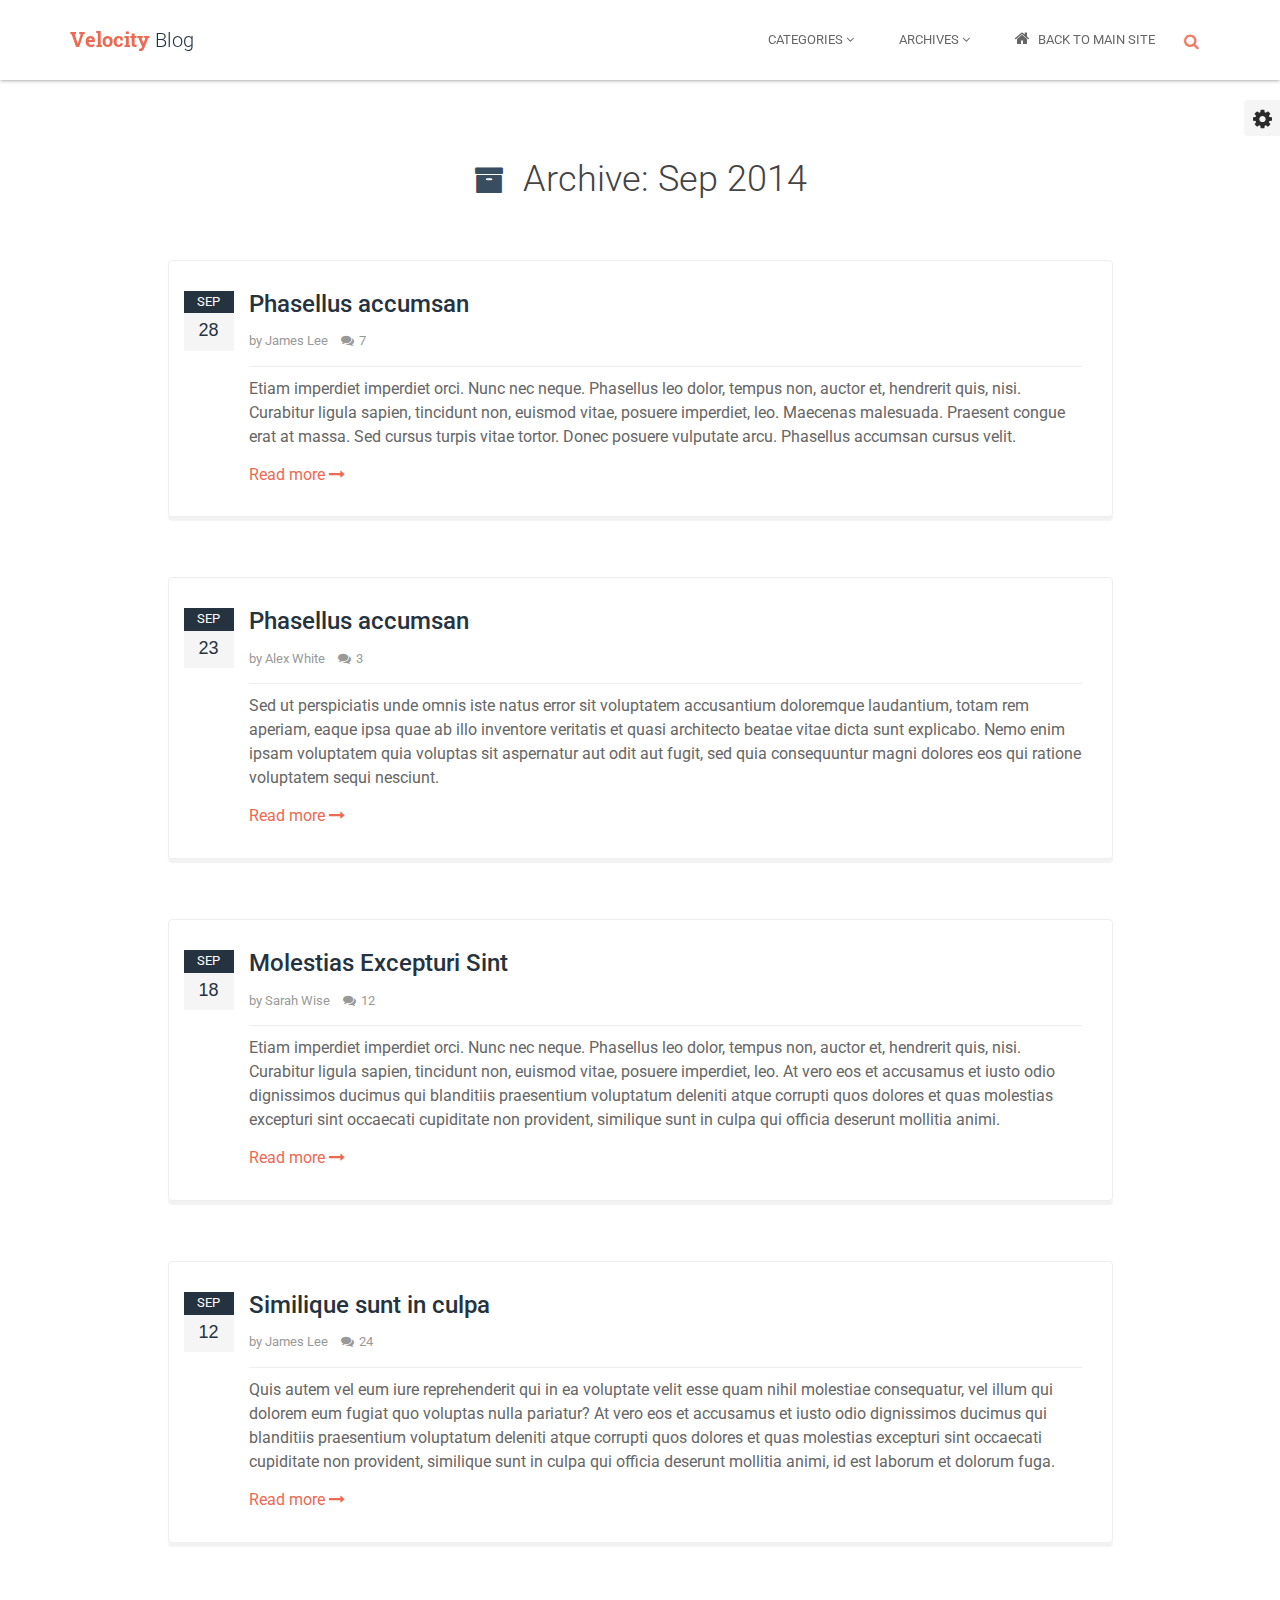
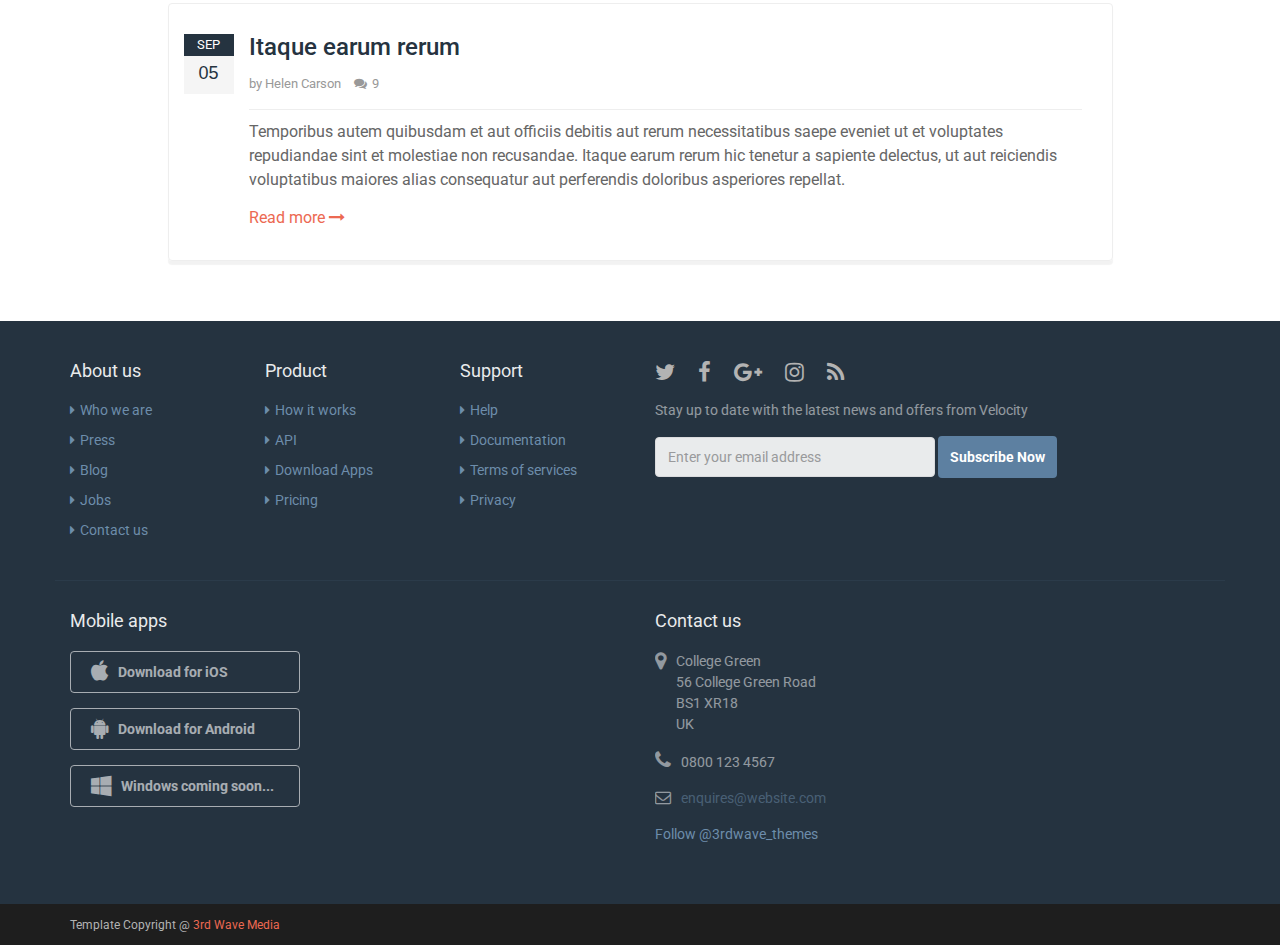
<file: blog-archive.html>
<!DOCTYPE html>
<!--[if IE 8]> <html lang="en" class="ie8"> <![endif]-->  
<!--[if IE 9]> <html lang="en" class="ie9"> <![endif]-->  
<!--[if !IE]><!--> <html lang="en"> <!--<![endif]-->  
<head>
    <title>Responsive website template for products</title>
    <!-- Meta -->
    <meta charset="utf-8">
    <meta http-equiv="X-UA-Compatible" content="IE=edge">
    <meta name="viewport" content="width=device-width, initial-scale=1.0">
    <meta name="description" content="">
    <meta name="author" content="">    
    <link rel="shortcut icon" href="favicon.ico">  
    <link href='http://fonts.googleapis.com/css?family=Roboto:400,400italic,500,500italic,700,700italic,900,900italic,300italic,300' rel='stylesheet' type='text/css'> 
    <link href='http://fonts.googleapis.com/css?family=Roboto+Slab:400,700,300,100' rel='stylesheet' type='text/css'>
    <!-- Global CSS -->
    <link rel="stylesheet" href="assets/plugins/bootstrap/css/bootstrap.min.css">   
    <!-- Plugins CSS -->    
    <link rel="stylesheet" href="assets/plugins/font-awesome/css/font-awesome.css">
    <link rel="stylesheet" href="assets/plugins/flexslider/flexslider.css">
    <!-- Theme CSS -->
    <link id="theme-style" rel="stylesheet" href="assets/css/styles.css">
    <!-- HTML5 shim and Respond.js for IE8 support of HTML5 elements and media queries -->
    <!--[if lt IE 9]>
      <script src="https://oss.maxcdn.com/html5shiv/3.7.2/html5shiv.min.js"></script>
      <script src="https://oss.maxcdn.com/respond/1.4.2/respond.min.js"></script>
    <![endif]-->
</head> 

<body class="blog-page blog-archive-page">
    <div class="wrapper">
        <!-- ******HEADER****** --> 
        <header class="header header-blog">  
            <div class="container">       
                <h1 class="logo">
                    <a href="blog.html">Velocity <span class="sub">Blog</span></a>
                </h1><!--//logo-->
                <nav class="main-nav navbar-right" role="navigation">
                    <div class="navbar-header">
                        <button class="navbar-toggle" type="button" data-toggle="collapse" data-target="#navbar-collapse">
                            <span class="sr-only">Toggle navigation</span>
                            <span class="icon-bar"></span>
                            <span class="icon-bar"></span>
                            <span class="icon-bar"></span>
                        </button><!--//nav-toggle-->
                    </div><!--//navbar-header-->
                    <div id="navbar-collapse" class="navbar-collapse collapse">
                        <ul class="nav navbar-nav">
                            <li class="nav-item dropdown">
                                <a class="dropdown-toggle" data-toggle="dropdown" data-hover="dropdown" data-delay="0" data-close-others="false" href="#">Categories <i class="fa fa-angle-down"></i></a>
                                <ul class="dropdown-menu">
                                    <li><a href="blog-category.html">Tech</a></li>
                                    <li><a href="blog-category.html">Apps</a></li>
                                    <li><a href="blog-category.html">News</a></li>
                                    <li><a href="blog-category.html">Community</a></li>              
                                </ul>                            
                            </li><!--//dropdown-->
                            <li class="nav-item dropdown">
                                <a class="dropdown-toggle" data-toggle="dropdown" data-hover="dropdown" data-delay="0" data-close-others="false" href="#">Archives <i class="fa fa-angle-down"></i></a>
                                <ul class="dropdown-menu">
                                    <li><a href="blog-archive.html">Sep 2014 (5)</a></li>
                                    <li><a href="blog-archive.html">Aug 2014 (6)</a></li>
                                    <li><a href="blog-archive.html">July 2014 (3)</a></li>
                                    <li><a href="blog-archive.html">June 2014 (4)</a></li>              
                                </ul>                            
                            </li><!--//dropdown-->
                            <li class="nav-item nav-item-main-site last"><a href="index.html"><i class="fa fa-home"></i> Back to main site</a></li>
                        </ul><!--//nav-->
                        
                        <div class="searchbox-container">
                            <form class="searchbox">
                                <label class="sr-only" for="search-form">Search</label>
                                <input id="search-form" class="form-control searchbox-input" onkeyup="buttonUp();" placeholder="Search the blog..." type="search" value="" name="search-form">
                                <input class="searchbox-submit" type="submit" value="GO">
                                <i class="fa fa-search searchbox-icon"></i>
                            </form>
                        </div><!--//searchbox-container-->                                                
                        
                    </div><!--//navabr-collapse-->
                </nav><!--//main-nav-->         
            </div><!--//container-->
        </header><!--//header-->         
        
        <!-- ******BLOG LIST****** --> 
        <div class="blog blog-category blog-archive container">
            <h2 class="page-title text-center"><i class="fa fa-archive"></i> Archive: Sep 2014</h2>
            <div class="row">
                <div class="blog-list blog-category-list">
                    
                    <article class="post col-md-offset-1 col-sm-offset-0 col-xs-offset-0 col-xs-12 col-md-10">
                        <div class="post-inner">
                            <div class="content">
                                <div class="date-label">
                                    <span class="month">SEP</span>
                                    <span class="date-number">28</span>
                                </div>
                                <h3 class="post-title"><a href="blog-single.html">Phasellus accumsan</a></h3>
                                <div class="meta">
                                    <ul class="meta-list list-inline">                                       
                                    	<li class="post-author"> by <a href="#">James Lee</a></li>
                                    	<li class="post-comments-link">
                                	        <a href="blog-single.html#comment-area"><i class="fa fa-comments"></i>7</a>
                                	    </li>
                                	</ul><!--//meta-list-->                           	
                                </div><!--meta-->                               
                                <div class="post-entry">
                                    <p>Etiam imperdiet imperdiet orci. Nunc nec neque. Phasellus leo dolor, tempus non, auctor et, hendrerit quis, nisi. Curabitur ligula sapien, tincidunt non, euismod vitae, posuere imperdiet, leo. Maecenas malesuada. Praesent congue erat at massa. Sed cursus turpis vitae tortor. Donec posuere vulputate arcu. Phasellus accumsan cursus velit.</p>
                                    <a class="read-more" href="blog-single.html">Read more <i class="fa fa-long-arrow-right"></i></a>
                                </div>                                
                            </div><!--//content-->
                        </div><!--//post-inner-->
                    </article><!--//post-->
                    
                    <article class="post col-md-offset-1 col-sm-offset-0 col-xs-offset-0 col-xs-12 col-md-10">
                        <div class="post-inner">
                            <div class="content">
                                <div class="date-label">
                                    <span class="month">SEP</span>
                                    <span class="date-number">23</span>
                                </div>
                                <h3 class="post-title"><a href="blog-single.html">Phasellus accumsan</a></h3>
                                <div class="meta">
                                    <ul class="meta-list list-inline">                                       
                                    	<li class="post-author"> by <a href="#">Alex White</a></li>
                                    	<li class="post-comments-link">
                                	        <a href="blog-single.html#comment-area"><i class="fa fa-comments"></i>3</a>
                                	    </li>
                                	</ul><!--//meta-list-->                           	
                                </div><!--meta-->                                
                                <div class="post-entry">
                                    <p>Sed ut perspiciatis unde omnis iste natus error sit voluptatem accusantium doloremque laudantium, totam rem aperiam, eaque ipsa quae ab illo inventore veritatis et quasi architecto beatae vitae dicta sunt explicabo. Nemo enim ipsam voluptatem quia voluptas sit aspernatur aut odit aut fugit, sed quia consequuntur magni dolores eos qui ratione voluptatem sequi nesciunt.</p>
                                    <a class="read-more" href="blog-single.html">Read more <i class="fa fa-long-arrow-right"></i></a>
                                </div>                                
                            </div><!--//content-->
                        </div><!--//post-inner-->
                    </article><!--//post-->
                    
                    <article class="post col-md-offset-1 col-sm-offset-0 col-xs-offset-0 col-xs-12 col-md-10">
                        <div class="post-inner">
                            <div class="content">
                               <div class="date-label">
                                    <span class="month">SEP</span>
                                    <span class="date-number">18</span>
                                </div>                                
                                <h3 class="post-title"><a href="blog-single.html">Molestias Excepturi Sint</a></h3>
                                <div class="meta">
                                    <ul class="meta-list list-inline">                                       
                                    	<li class="post-author"> by <a href="#">Sarah Wise</a></li>
                                    	<li class="post-comments-link">
                                	        <a href="blog-single.html#comment-area"><i class="fa fa-comments"></i>12</a>
                                	    </li>
                                	</ul><!--//meta-list-->                           	
                                </div><!--meta-->
                                
                                <div class="post-entry">
                                    <p>Etiam imperdiet imperdiet orci. Nunc nec neque. Phasellus leo dolor, tempus non, auctor et, hendrerit quis, nisi. Curabitur ligula sapien, tincidunt non, euismod vitae, posuere imperdiet, leo. At vero eos et accusamus et iusto odio dignissimos ducimus qui blanditiis praesentium voluptatum deleniti atque corrupti quos dolores et quas molestias excepturi sint occaecati cupiditate non provident, similique sunt in culpa qui officia deserunt mollitia animi.</p>
                                    <a class="read-more" href="blog-single.html">Read more <i class="fa fa-long-arrow-right"></i></a>
                                </div>                                
                            </div><!--//content-->
                        </div><!--//post-inner-->
                    </article><!--//post-->
                    
                    <article class="post col-md-offset-1 col-sm-offset-0 col-xs-offset-0 col-xs-12 col-md-10">
                        <div class="post-inner">
                            <div class="content">
                                <div class="date-label">
                                    <span class="month">SEP</span>
                                    <span class="date-number">12</span>
                                </div>
                                <h3 class="post-title"><a href="blog-single.html">Similique sunt in culpa</a></h3>
                                <div class="meta">
                                    <ul class="meta-list list-inline">
                                    	<li class="post-author"> by <a href="#">James Lee</a></li>
                                    	<li class="post-comments-link">
                                	        <a href="blog-single.html#comment-area"><i class="fa fa-comments"></i>24</a>
                                	    </li>
                                	</ul><!--//meta-list-->                           	
                                </div><!--meta-->
                                
                                <div class="post-entry">
                                    <p>Quis autem vel eum iure reprehenderit qui in ea voluptate velit esse quam nihil molestiae consequatur, vel illum qui dolorem eum fugiat quo voluptas nulla pariatur? At vero eos et accusamus et iusto odio dignissimos ducimus qui blanditiis praesentium voluptatum deleniti atque corrupti quos dolores et quas molestias excepturi sint occaecati cupiditate non provident, similique sunt in culpa qui officia deserunt mollitia animi, id est laborum et dolorum fuga.</p>
                                    <a class="read-more" href="blog-single.html">Read more <i class="fa fa-long-arrow-right"></i></a>
                                </div>                                
                            </div><!--//content-->
                        </div><!--//post-inner-->
                    </article><!--//post-->
                    
                    <article class="post col-md-offset-1 col-sm-offset-0 col-xs-offset-0 col-xs-12 col-md-10">
                        <div class="post-inner">
                            <div class="content">
                               <div class="date-label">
                                    <span class="month">SEP</span>
                                    <span class="date-number">05</span>
                                </div>                                
                                <h3 class="post-title"><a href="blog-single.html">Itaque earum rerum</a></h3>
                                <div class="meta">
                                    <ul class="meta-list list-inline">                                       
                                    	<li class="post-author"> by <a href="#">Helen Carson</a></li>
                                    	<li class="post-comments-link">
                                	        <a href="blog-single.html#comment-area"><i class="fa fa-comments"></i>9</a>
                                	    </li>
                                	</ul><!--//meta-list-->                           	
                                </div><!--meta-->
                                
                                <div class="post-entry">
                                    <p>Temporibus autem quibusdam et aut officiis debitis aut rerum necessitatibus saepe eveniet ut et voluptates repudiandae sint et molestiae non recusandae. Itaque earum rerum hic tenetur a sapiente delectus, ut aut reiciendis voluptatibus maiores alias consequatur aut perferendis doloribus asperiores repellat.</p>
                                    <a class="read-more" href="blog-single.html">Read more <i class="fa fa-long-arrow-right"></i></a>
                                </div>                                
                            </div><!--//content-->
                        </div><!--//post-inner-->
                    </article><!--//post-->
                                        
                </div><!--//blog-list-->  
            </div><!--//row-->
        </div><!--//blog-->        
    </div><!--//wrapper-->
    
    <!-- ******FOOTER****** --> 
    <footer class="footer">
        <div class="footer-content">
            <div class="container">
                <div class="row">                    
                    <div class="footer-col links col-md-2 col-sm-4 col-xs-12">
                        <div class="footer-col-inner">
                            <h3 class="title">About us</h3>
                            <ul class="list-unstyled">
                                <li><a href="#"><i class="fa fa-caret-right"></i>Who we are</a></li>
                                <li><a href="#"><i class="fa fa-caret-right"></i>Press</a></li>
                                <li><a href="#"><i class="fa fa-caret-right"></i>Blog</a></li>
                                <li><a href="#"><i class="fa fa-caret-right"></i>Jobs</a></li>
                                <li><a href="#"><i class="fa fa-caret-right"></i>Contact us</a></li>
                            </ul>
                        </div><!--//footer-col-inner-->
                    </div><!--//foooter-col-->    
                    <div class="footer-col links col-md-2 col-sm-4 col-xs-12">
                        <div class="footer-col-inner">
                            <h3 class="title">Product</h3>
                            <ul class="list-unstyled">
                                <li><a href="#"><i class="fa fa-caret-right"></i>How it works</a></li>
                                <li><a href="#"><i class="fa fa-caret-right"></i>API</a></li>
                                <li><a href="#"><i class="fa fa-caret-right"></i>Download Apps</a></li>
                                <li><a href="#"><i class="fa fa-caret-right"></i>Pricing</a></li>
                            </ul>
                        </div><!--//footer-col-inner-->
                    </div><!--//foooter-col-->              
                    <div class="footer-col links col-md-2 col-sm-4 col-xs-12 sm-break">
                        <div class="footer-col-inner">
                            <h3 class="title">Support</h3>
                            <ul class="list-unstyled">
                                <li><a href="#"><i class="fa fa-caret-right"></i>Help</a></li>
                                <li><a href="#"><i class="fa fa-caret-right"></i>Documentation</a></li>
                                <li><a href="#"><i class="fa fa-caret-right"></i>Terms of services</a></li>
                                <li><a href="#"><i class="fa fa-caret-right"></i>Privacy</a></li>
                            </ul>
                        </div><!--//footer-col-inner-->            
                    </div><!--//foooter-col-->   
                    <div class="footer-col connect col-xs-12 col-md-6">
                        <div class="footer-col-inner">
                            <ul class="social list-inline">
                                <li><a href="https://twitter.com/3rdwave_themes" target="_blank"><i class="fa fa-twitter"></i></a></li>
                                <li><a href="#"><i class="fa fa-facebook"></i></a></li>
                                <li><a href="#"><i class="fa fa-google-plus"></i></a></li>
                                <li><a href="#"><i class="fa fa-instagram"></i></a></li>        
                                <li class="row-end"><a href="#"><i class="fa fa-rss"></i></a></li>             
                            </ul>
                            <div class="form-container">
                                <p class="intro">Stay up to date with the latest news and offers from Velocity</p>
                                <form class="signup-form navbar-form">
                                    <div class="form-group">
                                        <input type="text" class="form-control" placeholder="Enter your email address">
                                    </div>   
                                    <button type="submit" class="btn btn-cta btn-cta-primary">Subscribe Now</button>                                 
                                </form>                               
                            </div><!--//subscription-form-->
                        </div><!--//footer-col-inner-->
                    </div><!--//foooter-col-->
                    <div class="clearfix"></div> 
                </div><!--//row-->
                <div class="row has-divider">
                    <div class="footer-col download col-xs-12 col-md-6">
                        <div class="footer-col-inner">
                            <h3 class="title">Mobile apps</h3>
                            <ul class="list-unstyled download-list">
                                <li><a class="btn btn-ghost" href="#"><i class="fa fa-apple"></i><span class="text">Download for iOS</span> </a></li>
                                <li><a class="btn btn-ghost" href="#"><i class="fa fa-android"></i><span class="text">Download for Android</span></a></li>
                                <li><a class="btn btn-ghost" href="#"><i class="fa fa-windows"></i><span class="text">Windows coming soon...</span></a></li>
                            </ul>
                        </div><!--//footer-col-inner-->
                    </div><!--//download-->
                    <div class="footer-col contact col-xs-12 col-md-6">
                        <div class="footer-col-inner">
                            <h3 class="title">Contact us</h3>                          
                            <p class="adr clearfix">
                                <i class="fa fa-map-marker pull-left"></i>        
                                <span class="adr-group pull-left">       
                                    <span class="street-address">College Green</span><br>
                                    <span class="region">56 College Green Road</span><br>
                                    <span class="postal-code">BS1 XR18</span><br>
                                    <span class="country-name">UK</span>
                                </span>
                            </p>
                            <p class="tel"><i class="fa fa-phone"></i>0800 123 4567</p>
                            <p class="email"><i class="fa fa-envelope-o"></i><a href="#">enquires@website.com</a></p> 
                            <a href="https://twitter.com/3rdwave_themes" class="twitter-follow-button" data-show-count="false">Follow @3rdwave_themes</a>
<script>!function(d,s,id){var js,fjs=d.getElementsByTagName(s)[0],p=/^http:/.test(d.location)?'http':'https';if(!d.getElementById(id)){js=d.createElement(s);js.id=id;js.src=p+'://platform.twitter.com/widgets.js';fjs.parentNode.insertBefore(js,fjs);}}(document, 'script', 'twitter-wjs');</script>                        
                        </div><!--//footer-col-inner-->
                    </div><!--//contact-->
                </div>
            </div><!--//container-->
        </div><!--//footer-content-->
        <div class="bottom-bar">
            <div class="container">
                <small class="copyright">Template Copyright @ <a href="http://themes.3rdwavemedia.com/" target="_blank">3rd Wave Media</a></small>                
            </div><!--//container-->
        </div><!--//bottom-bar-->
    </footer><!--//footer-->
    
    <!-- Video Modal -->
    <div class="modal modal-video" id="modal-video" tabindex="-1" role="dialog" aria-labelledby="videoModalLabel" aria-hidden="true">
        <div class="modal-dialog">
            <div class="modal-content">
                <div class="modal-header">
                    <button type="button" class="close" data-dismiss="modal" aria-hidden="true">&times;</button>
                    <h4 id="videoModalLabel" class="modal-title sr-only">Video Tour</h4>
                </div>
                <div class="modal-body">
                    <div class="video-container">
                        <iframe src="//player.vimeo.com/video/28872840?color=ffffff&amp;wmode=transparent" width="720" height="405" frameborder="0" webkitallowfullscreen mozallowfullscreen allowfullscreen></iframe>
                    </div><!--//video-container-->
                </div><!--//modal-body-->
            </div><!--//modal-content-->
        </div><!--//modal-dialog-->
    </div><!--//modal-->
    
    <!-- *****CONFIGURE STYLE****** -->  
    <div class="config-wrapper">
        <div class="config-wrapper-inner">
            <a id="config-trigger" class="config-trigger" href="#"><i class="fa fa-cog"></i></a>
            <div id="config-panel" class="config-panel">
                <h5>Choose Colour</h5>
                <ul id="color-options" class="list-unstyled list-inline">
                    <li class="theme-1 active" ><a data-style="assets/css/styles.css" href="#"></a></li>
                    <li class="theme-2"><a data-style="assets/css/styles-2.css" href="#"></a></li>
                    <li class="theme-3"><a data-style="assets/css/styles-3.css" href="#"></a></li>
                    <li class="theme-4"><a data-style="assets/css/styles-4.css" href="#"></a></li>                   
                    <li class="theme-5"><a data-style="assets/css/styles-5.css" href="#"></a></li>                     
                    <li class="theme-6"><a data-style="assets/css/styles-6.css" href="#"></a></li>
                    <li class="theme-7"><a data-style="assets/css/styles-7.css" href="#"></a></li>
                    <li class="theme-8"><a data-style="assets/css/styles-8.css" href="#"></a></li>                    
                    <li class="theme-9"><a data-style="assets/css/styles-9.css" href="#"></a></li>
                    <li class="theme-10"><a data-style="assets/css/styles-10.css" href="#"></a></li>
                </ul><!--//color-options-->
                <a id="config-close" class="close" href="#"><i class="fa fa-times-circle"></i></a>
            </div><!--//configure-panel-->
        </div><!--//config-wrapper-inner-->
    </div><!--//config-wrapper-->
 
    <!-- Javascript -->          
    <script type="text/javascript" src="assets/plugins/jquery-1.12.3.min.js"></script>
    <script type="text/javascript" src="assets/plugins/bootstrap/js/bootstrap.min.js"></script> 
    <script type="text/javascript" src="assets/plugins/bootstrap-hover-dropdown.min.js"></script>
    <script type="text/javascript" src="assets/plugins/back-to-top.js"></script>
    <script type="text/javascript" src="assets/plugins/jquery-placeholder/jquery.placeholder.js"></script>
    <script type="text/javascript" src="assets/plugins/FitVids/jquery.fitvids.js"></script>
    <script type="text/javascript" src="assets/plugins/flexslider/jquery.flexslider-min.js"></script> 
             
    <!-- blog specific js starts -->
    <script type="text/javascript" src="assets/plugins/imagesloaded/imagesloaded.pkgd.min.js"></script>     
    <script type="text/javascript" src="assets/plugins/masonry.pkgd.min.js"></script> 
    <script type="text/javascript" src="assets/js/blog.js"></script>
    <!-- blog specific js ends -->    
    
    <script type="text/javascript" src="assets/js/main.js"></script>
    
            
</body>
</html>
</file>
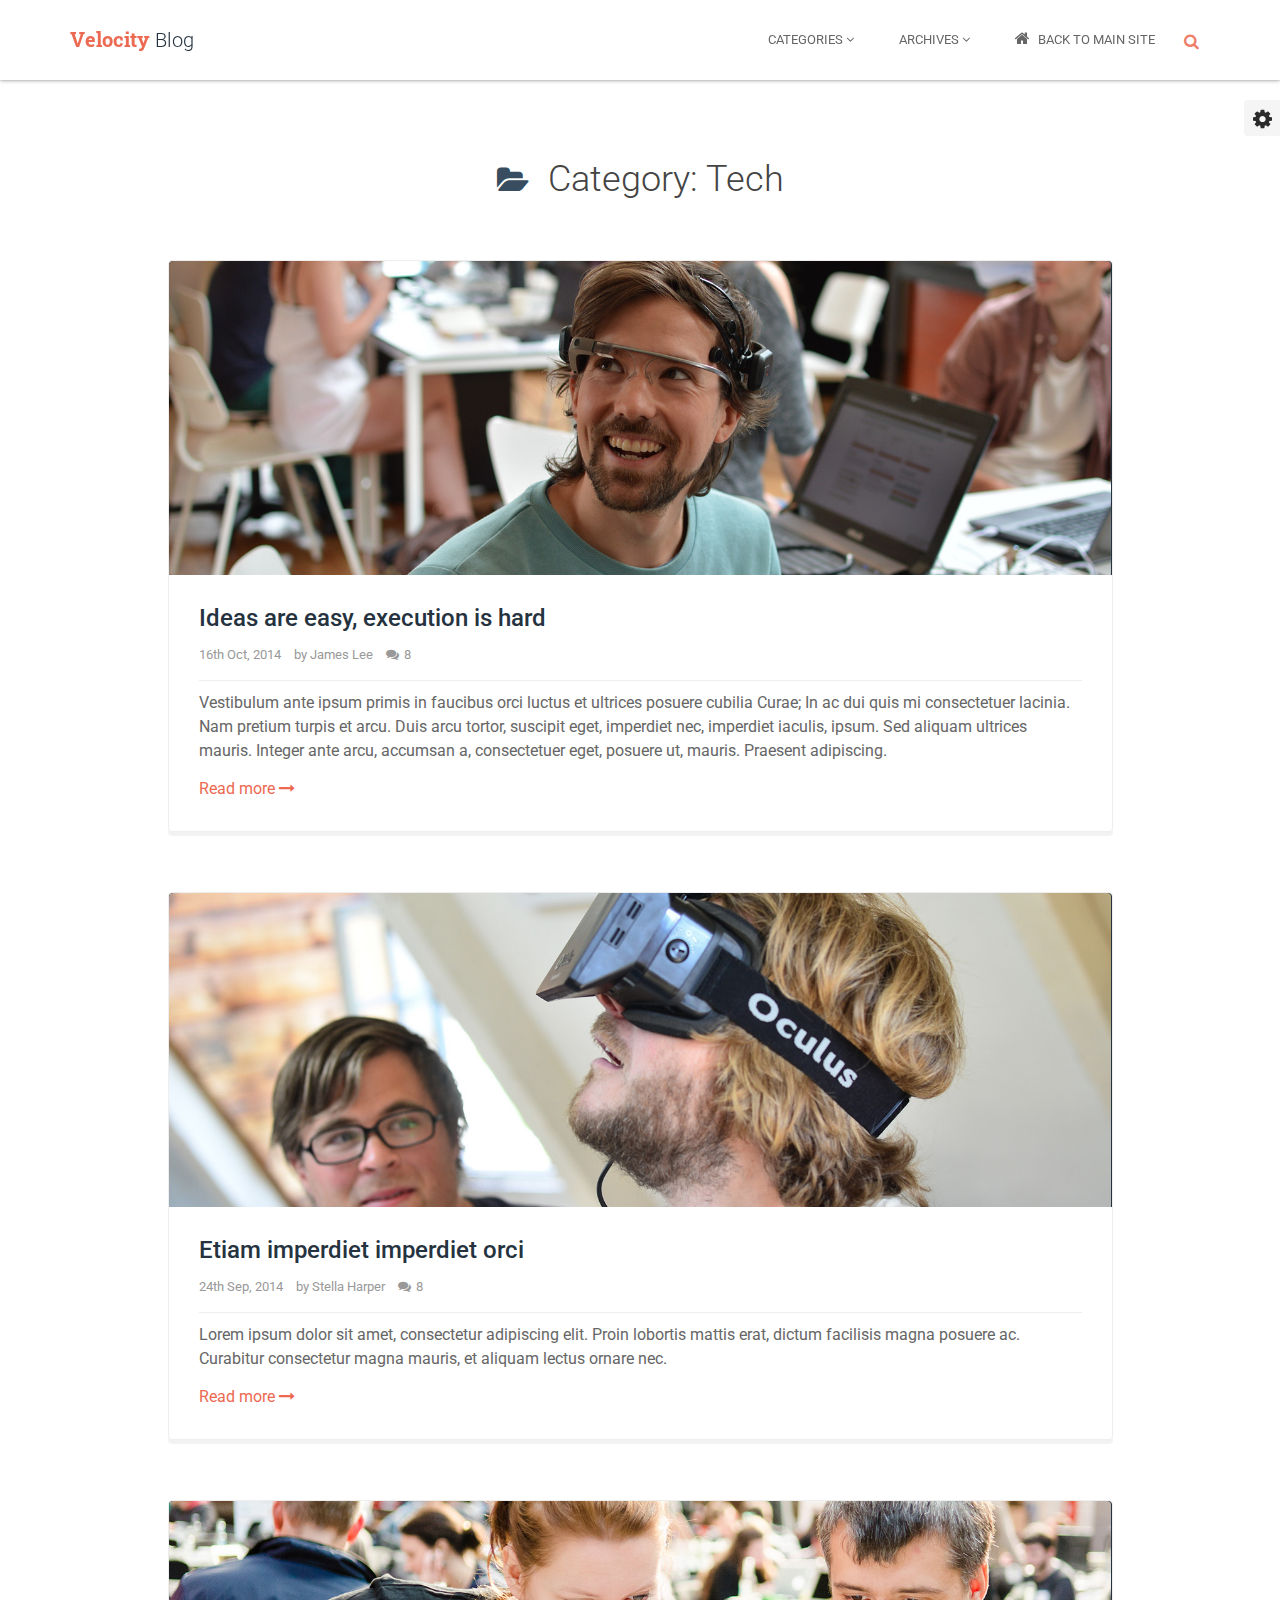
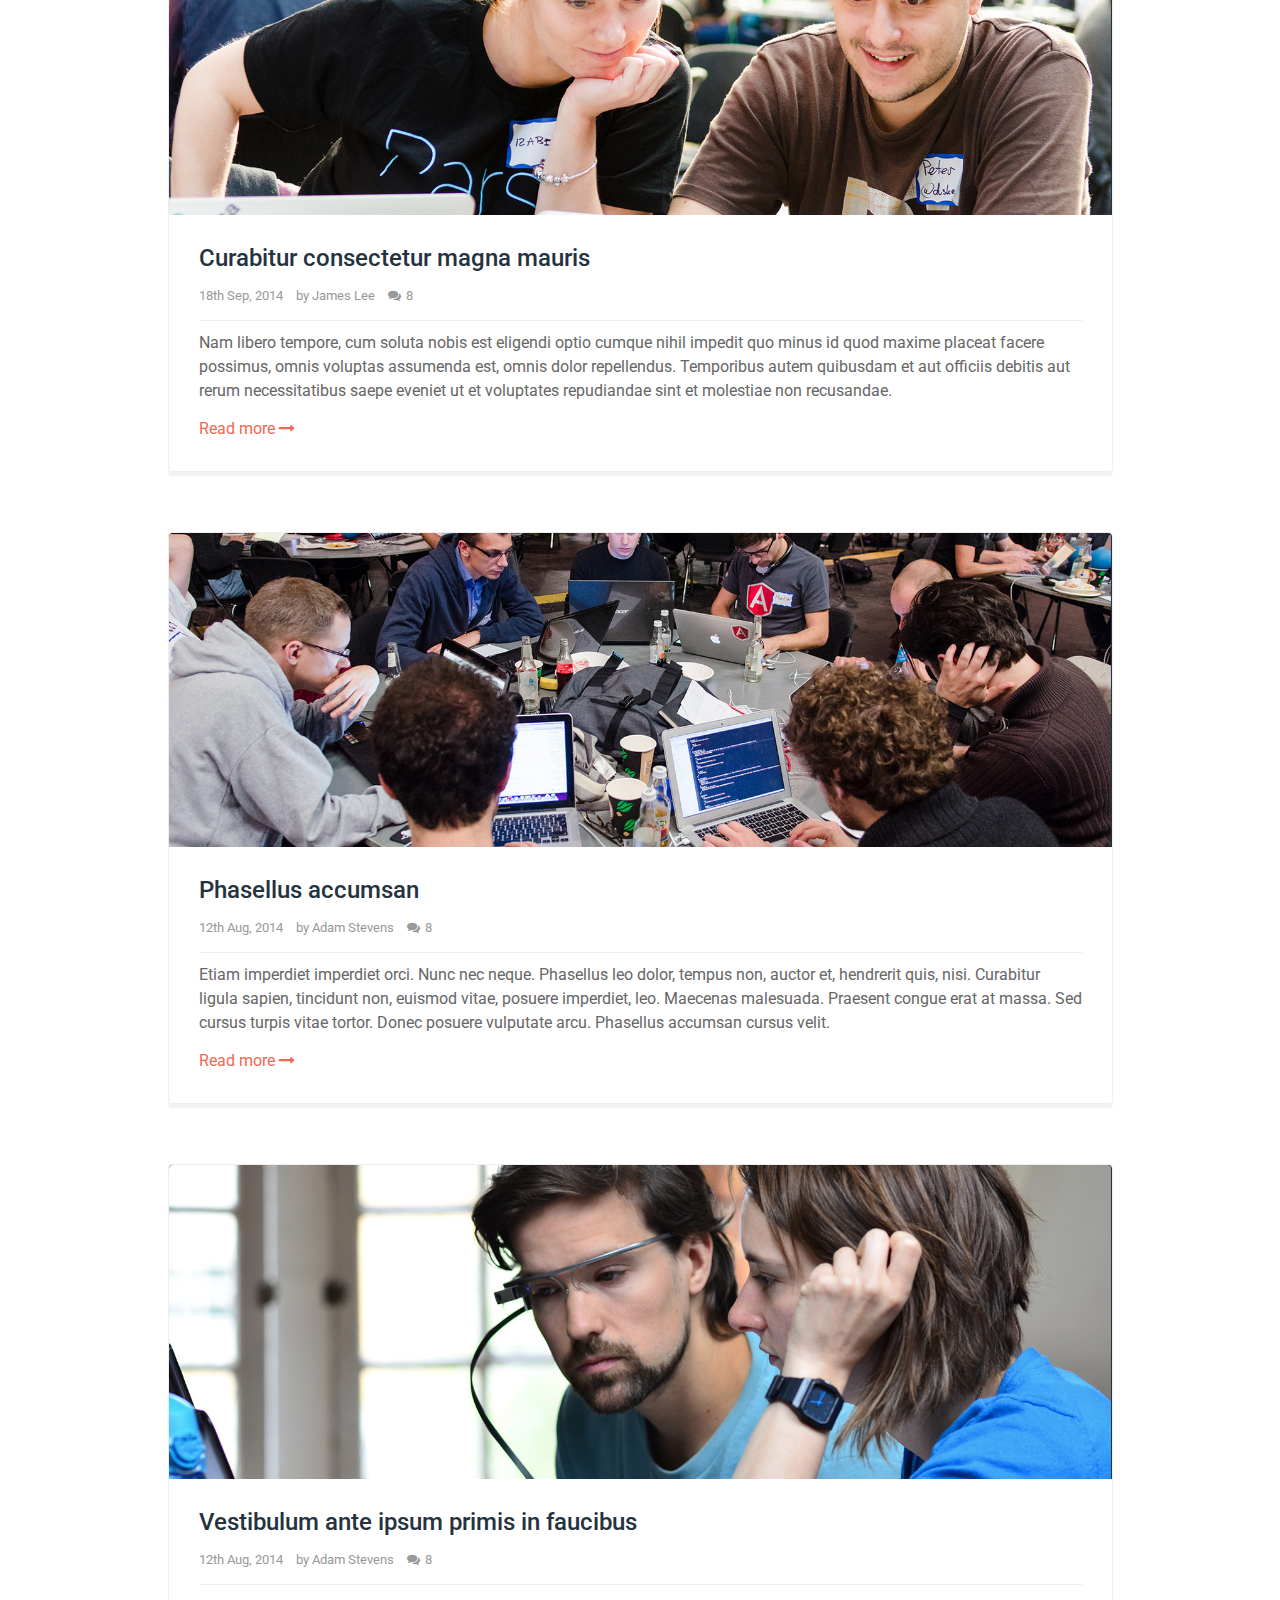
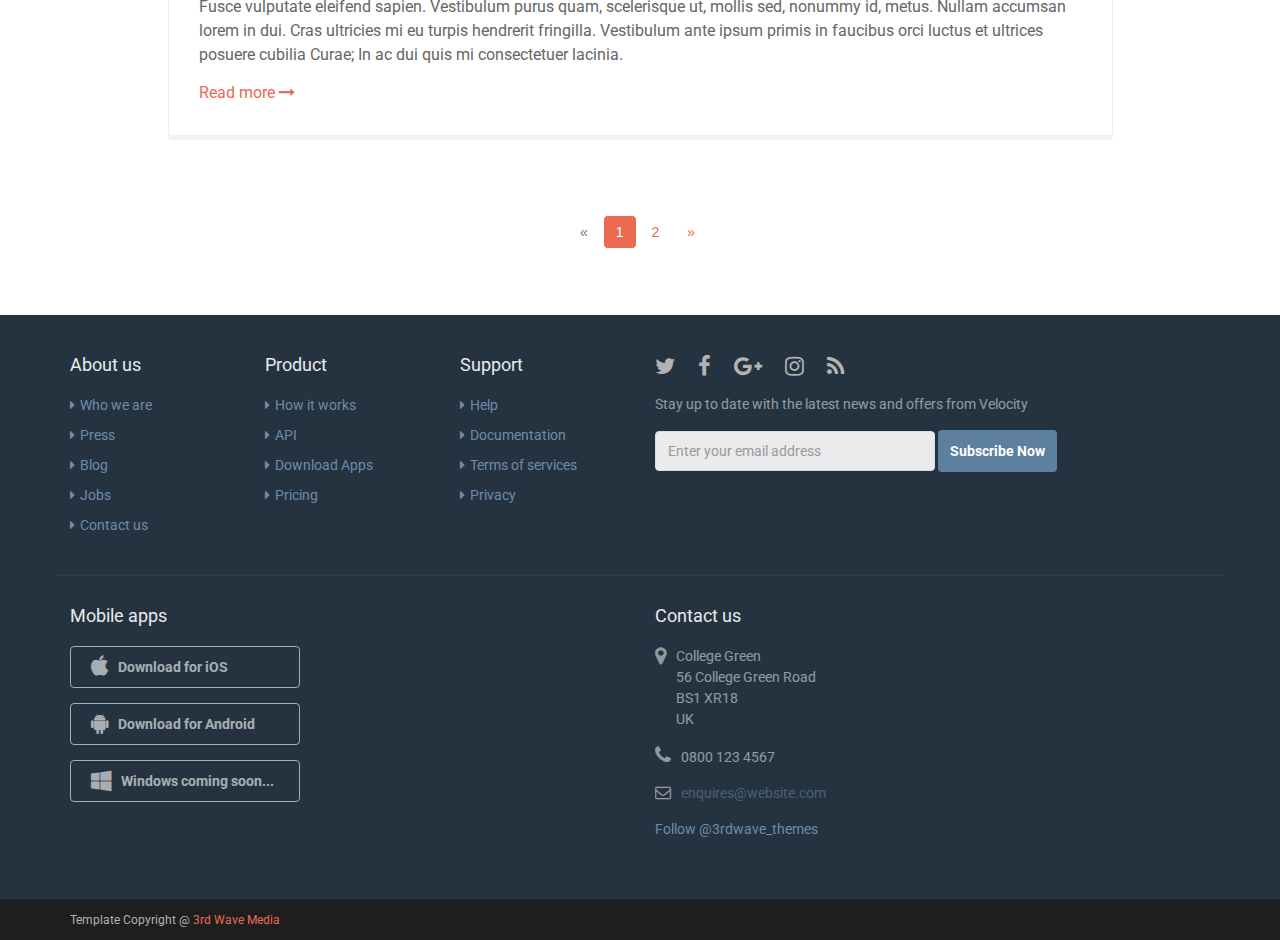
<file: blog-category.html>
<!DOCTYPE html>
<!--[if IE 8]> <html lang="en" class="ie8"> <![endif]-->  
<!--[if IE 9]> <html lang="en" class="ie9"> <![endif]-->  
<!--[if !IE]><!--> <html lang="en"> <!--<![endif]-->  
<head>
    <title>Responsive website template for products</title>
    <!-- Meta -->
    <meta charset="utf-8">
    <meta http-equiv="X-UA-Compatible" content="IE=edge">
    <meta name="viewport" content="width=device-width, initial-scale=1.0">
    <meta name="description" content="">
    <meta name="author" content="">    
    <link rel="shortcut icon" href="favicon.ico">  
    <link href='http://fonts.googleapis.com/css?family=Roboto:400,400italic,500,500italic,700,700italic,900,900italic,300italic,300' rel='stylesheet' type='text/css'> 
    <link href='http://fonts.googleapis.com/css?family=Roboto+Slab:400,700,300,100' rel='stylesheet' type='text/css'>
    <!-- Global CSS -->
    <link rel="stylesheet" href="assets/plugins/bootstrap/css/bootstrap.min.css">   
    <!-- Plugins CSS -->    
    <link rel="stylesheet" href="assets/plugins/font-awesome/css/font-awesome.css">
    <link rel="stylesheet" href="assets/plugins/flexslider/flexslider.css">
    <!-- Theme CSS -->
    <link id="theme-style" rel="stylesheet" href="assets/css/styles.css">
    <!-- HTML5 shim and Respond.js for IE8 support of HTML5 elements and media queries -->
    <!--[if lt IE 9]>
      <script src="https://oss.maxcdn.com/html5shiv/3.7.2/html5shiv.min.js"></script>
      <script src="https://oss.maxcdn.com/respond/1.4.2/respond.min.js"></script>
    <![endif]-->
    
</head> 

<body class="blog-page blog-category-page">
    <div class="wrapper">
        <!-- ******HEADER****** --> 
        <header class="header header-blog">  
            <div class="container">       
                <h1 class="logo">
                    <a href="blog.html">Velocity <span class="sub">Blog</span></a>
                </h1><!--//logo-->
                <nav class="main-nav navbar-right" role="navigation">
                    <div class="navbar-header">
                        <button class="navbar-toggle" type="button" data-toggle="collapse" data-target="#navbar-collapse">
                            <span class="sr-only">Toggle navigation</span>
                            <span class="icon-bar"></span>
                            <span class="icon-bar"></span>
                            <span class="icon-bar"></span>
                        </button><!--//nav-toggle-->
                    </div><!--//navbar-header-->
                    <div id="navbar-collapse" class="navbar-collapse collapse">
                        <ul class="nav navbar-nav">
                            <li class="nav-item dropdown">
                                <a class="dropdown-toggle" data-toggle="dropdown" data-hover="dropdown" data-delay="0" data-close-others="false" href="#">Categories <i class="fa fa-angle-down"></i></a>
                                <ul class="dropdown-menu">
                                    <li><a href="blog-category.html">Tech</a></li>
                                    <li><a href="blog-category.html">Apps</a></li>
                                    <li><a href="blog-category.html">News</a></li>
                                    <li><a href="blog-category.html">Community</a></li>              
                                </ul>                            
                            </li><!--//dropdown-->
                            <li class="nav-item dropdown">
                                <a class="dropdown-toggle" data-toggle="dropdown" data-hover="dropdown" data-delay="0" data-close-others="false" href="#">Archives <i class="fa fa-angle-down"></i></a>
                                <ul class="dropdown-menu">
                                    <li><a href="blog-archive.html">Sep 2014 (5)</a></li>
                                    <li><a href="blog-archive.html">Aug 2014 (6)</a></li>
                                    <li><a href="blog-archive.html">July 2014 (3)</a></li>
                                    <li><a href="blog-archive.html">June 2014 (4)</a></li>              
                                </ul>                            
                            </li><!--//dropdown-->
                            <li class="nav-item nav-item-main-site last"><a href="index.html"><i class="fa fa-home"></i> Back to main site</a></li>
                        </ul><!--//nav-->
                        
                        <div class="searchbox-container">
                            <form class="searchbox">
                                <label class="sr-only" for="search-form">Search</label>
                                <input id="search-form" class="form-control searchbox-input" onkeyup="buttonUp();" placeholder="Search the blog..." type="search" value="" name="search-form">
                                <input class="searchbox-submit" type="submit" value="GO">
                                <i class="fa fa-search searchbox-icon"></i>
                            </form>
                        </div><!--//searchbox-container-->                                                
                        
                    </div><!--//navabr-collapse-->
                </nav><!--//main-nav-->         
            </div><!--//container-->
        </header><!--//header-->       
        
        <!-- ******BLOG LIST****** --> 
        <div class="blog blog-category container">
            <h2 class="page-title text-center"><i class="fa fa-folder-open"></i> Category: Tech</h2>
            <div class="row">
                <div class="blog-list blog-category-list">
                    <article class="post col-md-offset-1 col-sm-offset-0 col-xs-offset-0 col-xs-12 col-md-10">
                        <div class="post-inner">
                            <figure class="post-thumb">
                                <a href="blog-single.html"><img class="img-responsive" src="assets/images/blog/post-1.jpg" alt="" /></a>                                
                            </figure><!--//post-thumb-->
                            <div class="content">
                                <h3 class="post-title"><a href="blog-single.html">Ideas are easy, execution is hard</a></h3>
                                <div class="meta">
                                    <ul class="meta-list list-inline">                                       
                                    	<li class="post-time">16th Oct, 2014</li>
                                    	<li class="post-author"> by <a href="#">James Lee</a></li>
                                    	<li class="post-comments-link">
                                	        <a href="blog-single.html#comment-area"><i class="fa fa-comments"></i>8</a>
                                	    </li>
                                	</ul><!--//meta-list-->                           	
                                </div><!--meta-->
                                <div class="post-entry">
                                    <p>Vestibulum ante ipsum primis in faucibus orci luctus et ultrices posuere cubilia Curae; In ac dui quis mi consectetuer lacinia. Nam pretium turpis et arcu. Duis arcu tortor, suscipit eget, imperdiet nec, imperdiet iaculis, ipsum. Sed aliquam ultrices mauris. Integer ante arcu, accumsan a, consectetuer eget, posuere ut, mauris. Praesent adipiscing. </p>
                                    <a class="read-more" href="blog-single.html">Read more <i class="fa fa-long-arrow-right"></i></a>
                                </div>                                
                            </div><!--//content-->
                        </div><!--//post-inner-->
                    </article><!--//post-->
                    
                    <article class="post col-md-offset-1 col-sm-offset-0 col-xs-offset-0 col-xs-12 col-md-10">
                        <div class="post-inner">
                            <figure class="post-thumb">
                                <a href="blog-single.html"><img class="img-responsive" src="assets/images/blog/post-6.jpg" alt="" /></a>                                
                            </figure><!--//post-thumb-->
                            <div class="content">
                                <h3 class="post-title"><a href="blog-single.html">Etiam imperdiet imperdiet orci</a></h3>
                                <div class="meta">
                                    <ul class="meta-list list-inline">                                       
                                    	<li class="post-time">24th Sep, 2014</li>
                                    	<li class="post-author"> by <a href="#">Stella	Harper</a></li>
                                    	<li class="post-comments-link">
                                	        <a href="blog-single.html#comment-area"><i class="fa fa-comments"></i>8</a>
                                	    </li>
                                	</ul><!--//meta-list-->                           	
                                </div><!--meta-->
                                <div class="post-entry">
                                    <p>Lorem ipsum dolor sit amet, consectetur adipiscing elit. Proin lobortis mattis erat, dictum facilisis magna posuere ac. Curabitur consectetur magna mauris, et aliquam lectus ornare nec.</p>
                                    <a class="read-more" href="blog-single.html">Read more <i class="fa fa-long-arrow-right"></i></a>
                                </div>                                
                            </div><!--//content-->
                        </div><!--//post-inner-->
                    </article><!--//post-->
                    
                    <article class="post col-md-offset-1 col-sm-offset-0 col-xs-offset-0 col-xs-12 col-md-10">
                        <div class="post-inner">
                            <figure class="post-thumb">
                                <a href="blog-single.html"><img class="img-responsive" src="assets/images/blog/post-9.jpg" alt="" /></a>                                
                            </figure><!--//post-thumb-->
                            <div class="content">
                                <h3 class="post-title"><a href="blog-single.html">Curabitur consectetur magna mauris</a></h3>
                                <div class="meta">
                                    <ul class="meta-list list-inline">                                       
                                    	<li class="post-time">18th Sep, 2014</li>
                                    	<li class="post-author"> by <a href="#">James Lee</a></li>
                                    	<li class="post-comments-link">
                                	        <a href="blog-single.html#comment-area"><i class="fa fa-comments"></i>8</a>
                                	    </li>
                                	</ul><!--//meta-list-->                           	
                                </div><!--meta-->
                                <div class="post-entry">
                                    <p>Nam libero tempore, cum soluta nobis est eligendi optio cumque nihil impedit quo minus id quod maxime placeat facere possimus, omnis voluptas assumenda est, omnis dolor repellendus. Temporibus autem quibusdam et aut officiis debitis aut rerum necessitatibus saepe eveniet ut et voluptates repudiandae sint et molestiae non recusandae.</p>
                                    <a class="read-more" href="blog-single.html">Read more <i class="fa fa-long-arrow-right"></i></a>
                                </div>                                
                            </div><!--//content-->
                        </div><!--//post-inner-->
                    </article><!--//post-->
                    
                    <article class="post col-md-offset-1 col-sm-offset-0 col-xs-offset-0 col-xs-12 col-md-10">
                        <div class="post-inner">
                            <figure class="post-thumb">
                                <a href="blog-single.html"><img class="img-responsive" src="assets/images/blog/post-8.jpg" alt="" /></a>                                
                            </figure><!--//post-thumb-->
                            <div class="content">
                                <h3 class="post-title"><a href="blog-single.html">Phasellus accumsan</a></h3>
                                <div class="meta">
                                    <ul class="meta-list list-inline">                                       
                                    	<li class="post-time">12th Aug, 2014</li>
                                    	<li class="post-author"> by <a href="#">Adam Stevens</a></li>
                                    	<li class="post-comments-link">
                                	        <a href="blog-single.html#comment-area"><i class="fa fa-comments"></i>8</a>
                                	    </li>
                                	</ul><!--//meta-list-->                           	
                                </div><!--meta-->
                                <div class="post-entry">
                                    <p>Etiam imperdiet imperdiet orci. Nunc nec neque. Phasellus leo dolor, tempus non, auctor et, hendrerit quis, nisi. Curabitur ligula sapien, tincidunt non, euismod vitae, posuere imperdiet, leo. Maecenas malesuada. Praesent congue erat at massa. Sed cursus turpis vitae tortor. Donec posuere vulputate arcu. Phasellus accumsan cursus velit.</p>
                                    <a class="read-more" href="blog-single.html">Read more <i class="fa fa-long-arrow-right"></i></a>
                                </div>                                
                            </div><!--//content-->
                        </div><!--//post-inner-->
                    </article><!--//post-->
                    
                    <article class="post col-md-offset-1 col-sm-offset-0 col-xs-offset-0 col-xs-12 col-md-10">
                        <div class="post-inner">
                            <figure class="post-thumb">
                                <a href="blog-single.html"><img class="img-responsive" src="assets/images/blog/post-7.jpg" alt="" /></a>                                
                            </figure><!--//post-thumb-->
                            <div class="content">
                                <h3 class="post-title"><a href="blog-single.html">Vestibulum ante ipsum primis in faucibus</a></h3>
                                <div class="meta">
                                    <ul class="meta-list list-inline">                                       
                                    	<li class="post-time">12th Aug, 2014</li>
                                    	<li class="post-author"> by <a href="#">Adam Stevens</a></li>
                                    	<li class="post-comments-link">
                                	        <a href="blog-single.html#comment-area"><i class="fa fa-comments"></i>8</a>
                                	    </li>
                                	</ul><!--//meta-list-->                           	
                                </div><!--meta-->
                                <div class="post-entry">
                                    <p>Fusce vulputate eleifend sapien. Vestibulum purus quam, scelerisque ut, mollis sed, nonummy id, metus. Nullam accumsan lorem in dui. Cras ultricies mi eu turpis hendrerit fringilla. Vestibulum ante ipsum primis in faucibus orci luctus et ultrices posuere cubilia Curae; In ac dui quis mi consectetuer lacinia.</p>
                                    <a class="read-more" href="blog-single.html">Read more <i class="fa fa-long-arrow-right"></i></a>
                                </div>                                
                            </div><!--//content-->
                        </div><!--//post-inner-->
                    </article><!--//post-->
                                        
                </div><!--//blog-list-->  
            </div><!--//row-->
            <div class="pagination-container text-center">
                <ul class="pagination">
                    <li class="disabled"><a href="#">&laquo;</a></li>
                    <li class="active"><a href="#">1<span class="sr-only">(current)</span></a></li>
                    <li><a href="#">2</a></li>
                    <li><a href="#">&raquo;</a></li>
                </ul><!--//pagination-->
            </div><!--//pagination-container-->
        </div><!--//blog-->        
    </div><!--//wrapper-->
    
    <!-- ******FOOTER****** --> 
    <footer class="footer">
        <div class="footer-content">
            <div class="container">
                <div class="row">                    
                    <div class="footer-col links col-md-2 col-sm-4 col-xs-12">
                        <div class="footer-col-inner">
                            <h3 class="title">About us</h3>
                            <ul class="list-unstyled">
                                <li><a href="#"><i class="fa fa-caret-right"></i>Who we are</a></li>
                                <li><a href="#"><i class="fa fa-caret-right"></i>Press</a></li>
                                <li><a href="#"><i class="fa fa-caret-right"></i>Blog</a></li>
                                <li><a href="#"><i class="fa fa-caret-right"></i>Jobs</a></li>
                                <li><a href="#"><i class="fa fa-caret-right"></i>Contact us</a></li>
                            </ul>
                        </div><!--//footer-col-inner-->
                    </div><!--//foooter-col-->    
                    <div class="footer-col links col-md-2 col-sm-4 col-xs-12">
                        <div class="footer-col-inner">
                            <h3 class="title">Product</h3>
                            <ul class="list-unstyled">
                                <li><a href="#"><i class="fa fa-caret-right"></i>How it works</a></li>
                                <li><a href="#"><i class="fa fa-caret-right"></i>API</a></li>
                                <li><a href="#"><i class="fa fa-caret-right"></i>Download Apps</a></li>
                                <li><a href="#"><i class="fa fa-caret-right"></i>Pricing</a></li>
                            </ul>
                        </div><!--//footer-col-inner-->
                    </div><!--//foooter-col-->              
                    <div class="footer-col links col-md-2 col-sm-4 col-xs-12 sm-break">
                        <div class="footer-col-inner">
                            <h3 class="title">Support</h3>
                            <ul class="list-unstyled">
                                <li><a href="#"><i class="fa fa-caret-right"></i>Help</a></li>
                                <li><a href="#"><i class="fa fa-caret-right"></i>Documentation</a></li>
                                <li><a href="#"><i class="fa fa-caret-right"></i>Terms of services</a></li>
                                <li><a href="#"><i class="fa fa-caret-right"></i>Privacy</a></li>
                            </ul>
                        </div><!--//footer-col-inner-->            
                    </div><!--//foooter-col-->   
                    <div class="footer-col connect col-xs-12 col-md-6">
                        <div class="footer-col-inner">
                            <ul class="social list-inline">
                                <li><a href="https://twitter.com/3rdwave_themes" target="_blank"><i class="fa fa-twitter"></i></a></li>
                                <li><a href="#"><i class="fa fa-facebook"></i></a></li>
                                <li><a href="#"><i class="fa fa-google-plus"></i></a></li>
                                <li><a href="#"><i class="fa fa-instagram"></i></a></li>        
                                <li class="row-end"><a href="#"><i class="fa fa-rss"></i></a></li>             
                            </ul>
                            <div class="form-container">
                                <p class="intro">Stay up to date with the latest news and offers from Velocity</p>
                                <form class="signup-form navbar-form">
                                    <div class="form-group">
                                        <input type="text" class="form-control" placeholder="Enter your email address">
                                    </div>   
                                    <button type="submit" class="btn btn-cta btn-cta-primary">Subscribe Now</button>                                 
                                </form>                               
                            </div><!--//subscription-form-->
                        </div><!--//footer-col-inner-->
                    </div><!--//foooter-col-->
                    <div class="clearfix"></div> 
                </div><!--//row-->
                <div class="row has-divider">
                    <div class="footer-col download col-xs-12 col-md-6">
                        <div class="footer-col-inner">
                            <h3 class="title">Mobile apps</h3>
                            <ul class="list-unstyled download-list">
                                <li><a class="btn btn-ghost" href="#"><i class="fa fa-apple"></i><span class="text">Download for iOS</span> </a></li>
                                <li><a class="btn btn-ghost" href="#"><i class="fa fa-android"></i><span class="text">Download for Android</span></a></li>
                                <li><a class="btn btn-ghost" href="#"><i class="fa fa-windows"></i><span class="text">Windows coming soon...</span></a></li>
                            </ul>
                        </div><!--//footer-col-inner-->
                    </div><!--//download-->
                    <div class="footer-col contact col-xs-12 col-md-6">
                        <div class="footer-col-inner">
                            <h3 class="title">Contact us</h3>                          
                            <p class="adr clearfix">
                                <i class="fa fa-map-marker pull-left"></i>        
                                <span class="adr-group pull-left">       
                                    <span class="street-address">College Green</span><br>
                                    <span class="region">56 College Green Road</span><br>
                                    <span class="postal-code">BS1 XR18</span><br>
                                    <span class="country-name">UK</span>
                                </span>
                            </p>
                            <p class="tel"><i class="fa fa-phone"></i>0800 123 4567</p>
                            <p class="email"><i class="fa fa-envelope-o"></i><a href="#">enquires@website.com</a></p> 
                            <a href="https://twitter.com/3rdwave_themes" class="twitter-follow-button" data-show-count="false">Follow @3rdwave_themes</a>
<script>!function(d,s,id){var js,fjs=d.getElementsByTagName(s)[0],p=/^http:/.test(d.location)?'http':'https';if(!d.getElementById(id)){js=d.createElement(s);js.id=id;js.src=p+'://platform.twitter.com/widgets.js';fjs.parentNode.insertBefore(js,fjs);}}(document, 'script', 'twitter-wjs');</script>                        
                        </div><!--//footer-col-inner-->
                    </div><!--//contact-->
                </div>
            </div><!--//container-->
        </div><!--//footer-content-->
        <div class="bottom-bar">
            <div class="container">
                <small class="copyright">Template Copyright @ <a href="http://themes.3rdwavemedia.com/" target="_blank">3rd Wave Media</a></small>                
            </div><!--//container-->
        </div><!--//bottom-bar-->
    </footer><!--//footer-->
    
    <!-- Video Modal -->
    <div class="modal modal-video" id="modal-video" tabindex="-1" role="dialog" aria-labelledby="videoModalLabel" aria-hidden="true">
        <div class="modal-dialog">
            <div class="modal-content">
                <div class="modal-header">
                    <button type="button" class="close" data-dismiss="modal" aria-hidden="true">&times;</button>
                    <h4 id="videoModalLabel" class="modal-title sr-only">Video Tour</h4>
                </div>
                <div class="modal-body">
                    <div class="video-container">
                        <iframe src="//player.vimeo.com/video/28872840?color=ffffff&amp;wmode=transparent" width="720" height="405" frameborder="0" webkitallowfullscreen mozallowfullscreen allowfullscreen></iframe>
                    </div><!--//video-container-->
                </div><!--//modal-body-->
            </div><!--//modal-content-->
        </div><!--//modal-dialog-->
    </div><!--//modal-->
    
    <!-- *****CONFIGURE STYLE****** -->  
    <div class="config-wrapper">
        <div class="config-wrapper-inner">
            <a id="config-trigger" class="config-trigger" href="#"><i class="fa fa-cog"></i></a>
            <div id="config-panel" class="config-panel">
                <h5>Choose Colour</h5>
                <ul id="color-options" class="list-unstyled list-inline">
                    <li class="theme-1 active" ><a data-style="assets/css/styles.css" href="#"></a></li>
                    <li class="theme-2"><a data-style="assets/css/styles-2.css" href="#"></a></li>
                    <li class="theme-3"><a data-style="assets/css/styles-3.css" href="#"></a></li>
                    <li class="theme-4"><a data-style="assets/css/styles-4.css" href="#"></a></li>                   
                    <li class="theme-5"><a data-style="assets/css/styles-5.css" href="#"></a></li>                     
                    <li class="theme-6"><a data-style="assets/css/styles-6.css" href="#"></a></li>
                    <li class="theme-7"><a data-style="assets/css/styles-7.css" href="#"></a></li>
                    <li class="theme-8"><a data-style="assets/css/styles-8.css" href="#"></a></li>                    
                    <li class="theme-9"><a data-style="assets/css/styles-9.css" href="#"></a></li>
                    <li class="theme-10"><a data-style="assets/css/styles-10.css" href="#"></a></li>
                </ul><!--//color-options-->
                <a id="config-close" class="close" href="#"><i class="fa fa-times-circle"></i></a>
            </div><!--//configure-panel-->
        </div><!--//config-wrapper-inner-->
    </div><!--//config-wrapper-->
 
    <!-- Javascript -->          
    <script type="text/javascript" src="assets/plugins/jquery-1.12.3.min.js"></script>
    <script type="text/javascript" src="assets/plugins/bootstrap/js/bootstrap.min.js"></script> 
    <script type="text/javascript" src="assets/plugins/bootstrap-hover-dropdown.min.js"></script>
    <script type="text/javascript" src="assets/plugins/back-to-top.js"></script>
    <script type="text/javascript" src="assets/plugins/jquery-placeholder/jquery.placeholder.js"></script>
    <script type="text/javascript" src="assets/plugins/FitVids/jquery.fitvids.js"></script>   
    <script type="text/javascript" src="assets/plugins/flexslider/jquery.flexslider-min.js"></script>     
      
    <!-- blog specific js starts --> 
    <script type="text/javascript" src="assets/plugins/imagesloaded/imagesloaded.pkgd.min.js"></script>     
    <script type="text/javascript" src="assets/plugins/masonry.pkgd.min.js"></script> 
    <script type="text/javascript" src="assets/js/blog.js"></script>    
    <!-- blog specific js ends --> 
    
    <script type="text/javascript" src="assets/js/main.js"></script>
    
            
</body>
</html>
</file>
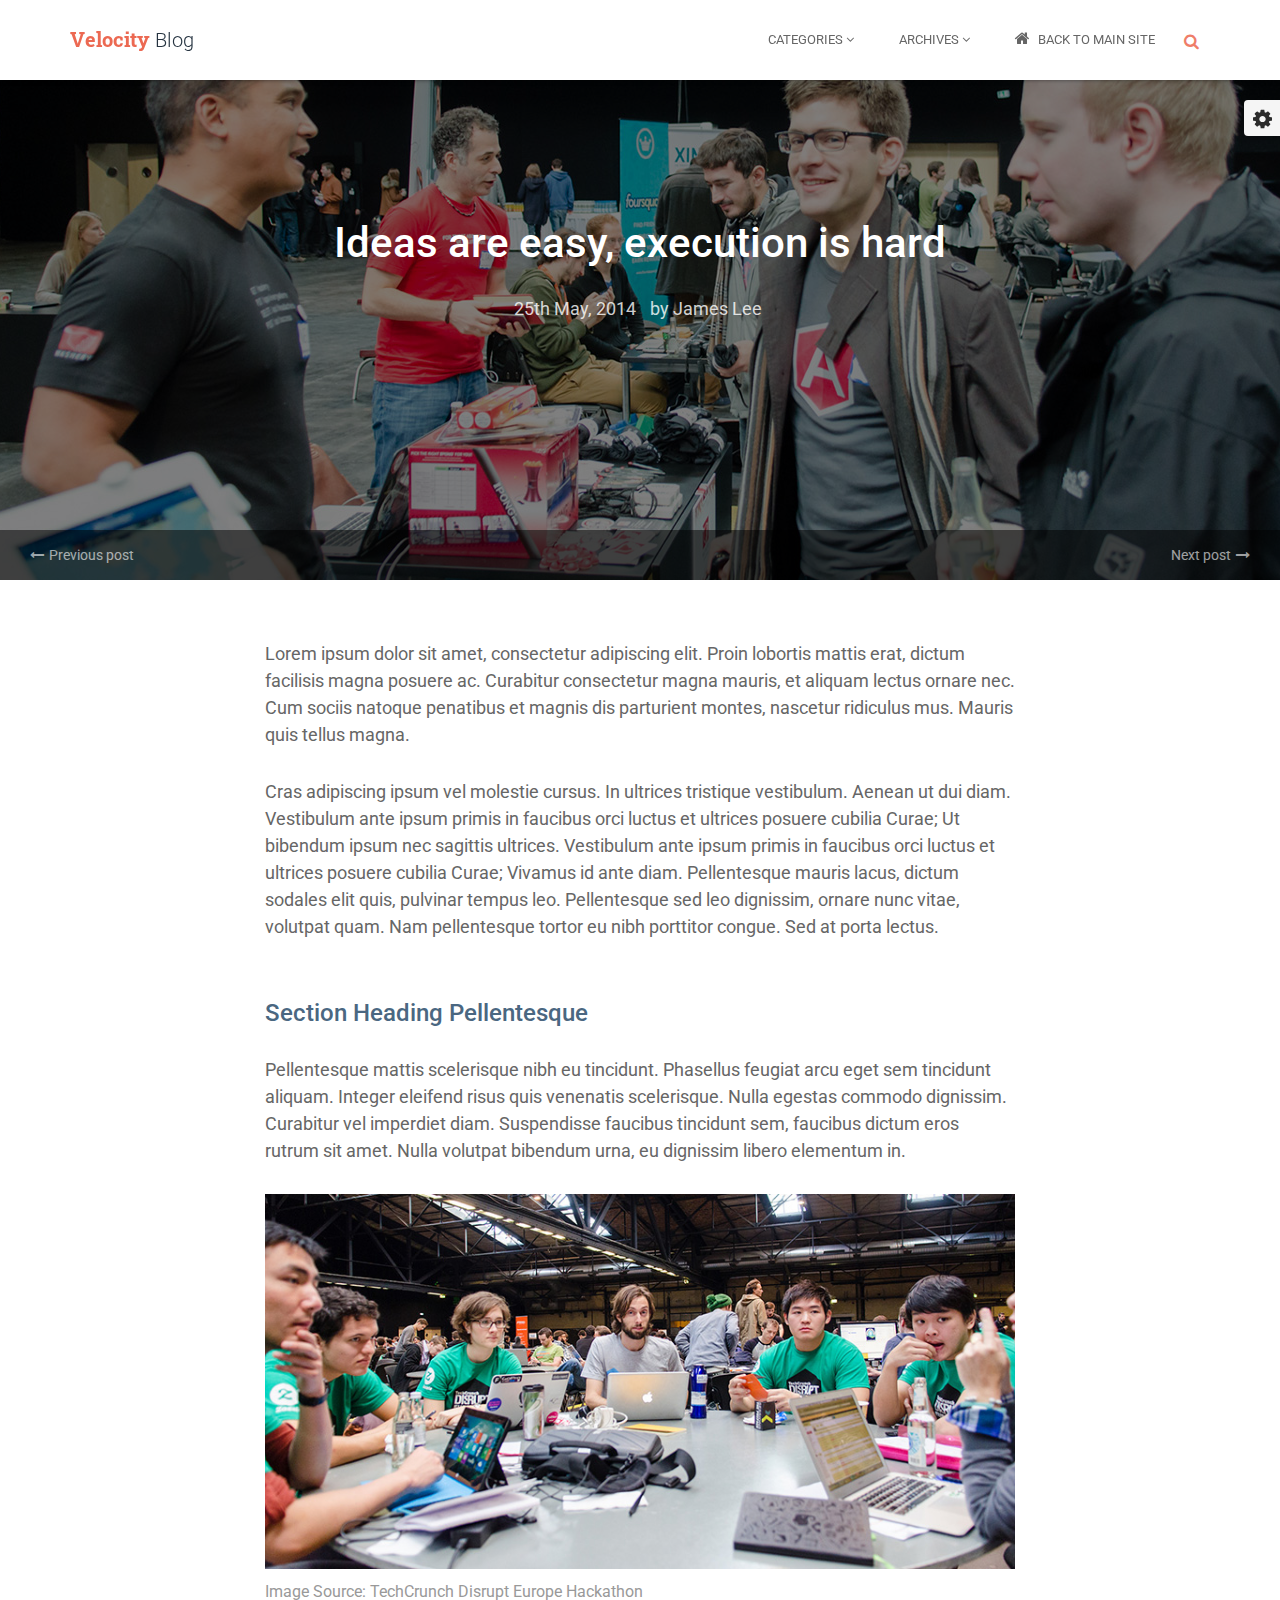
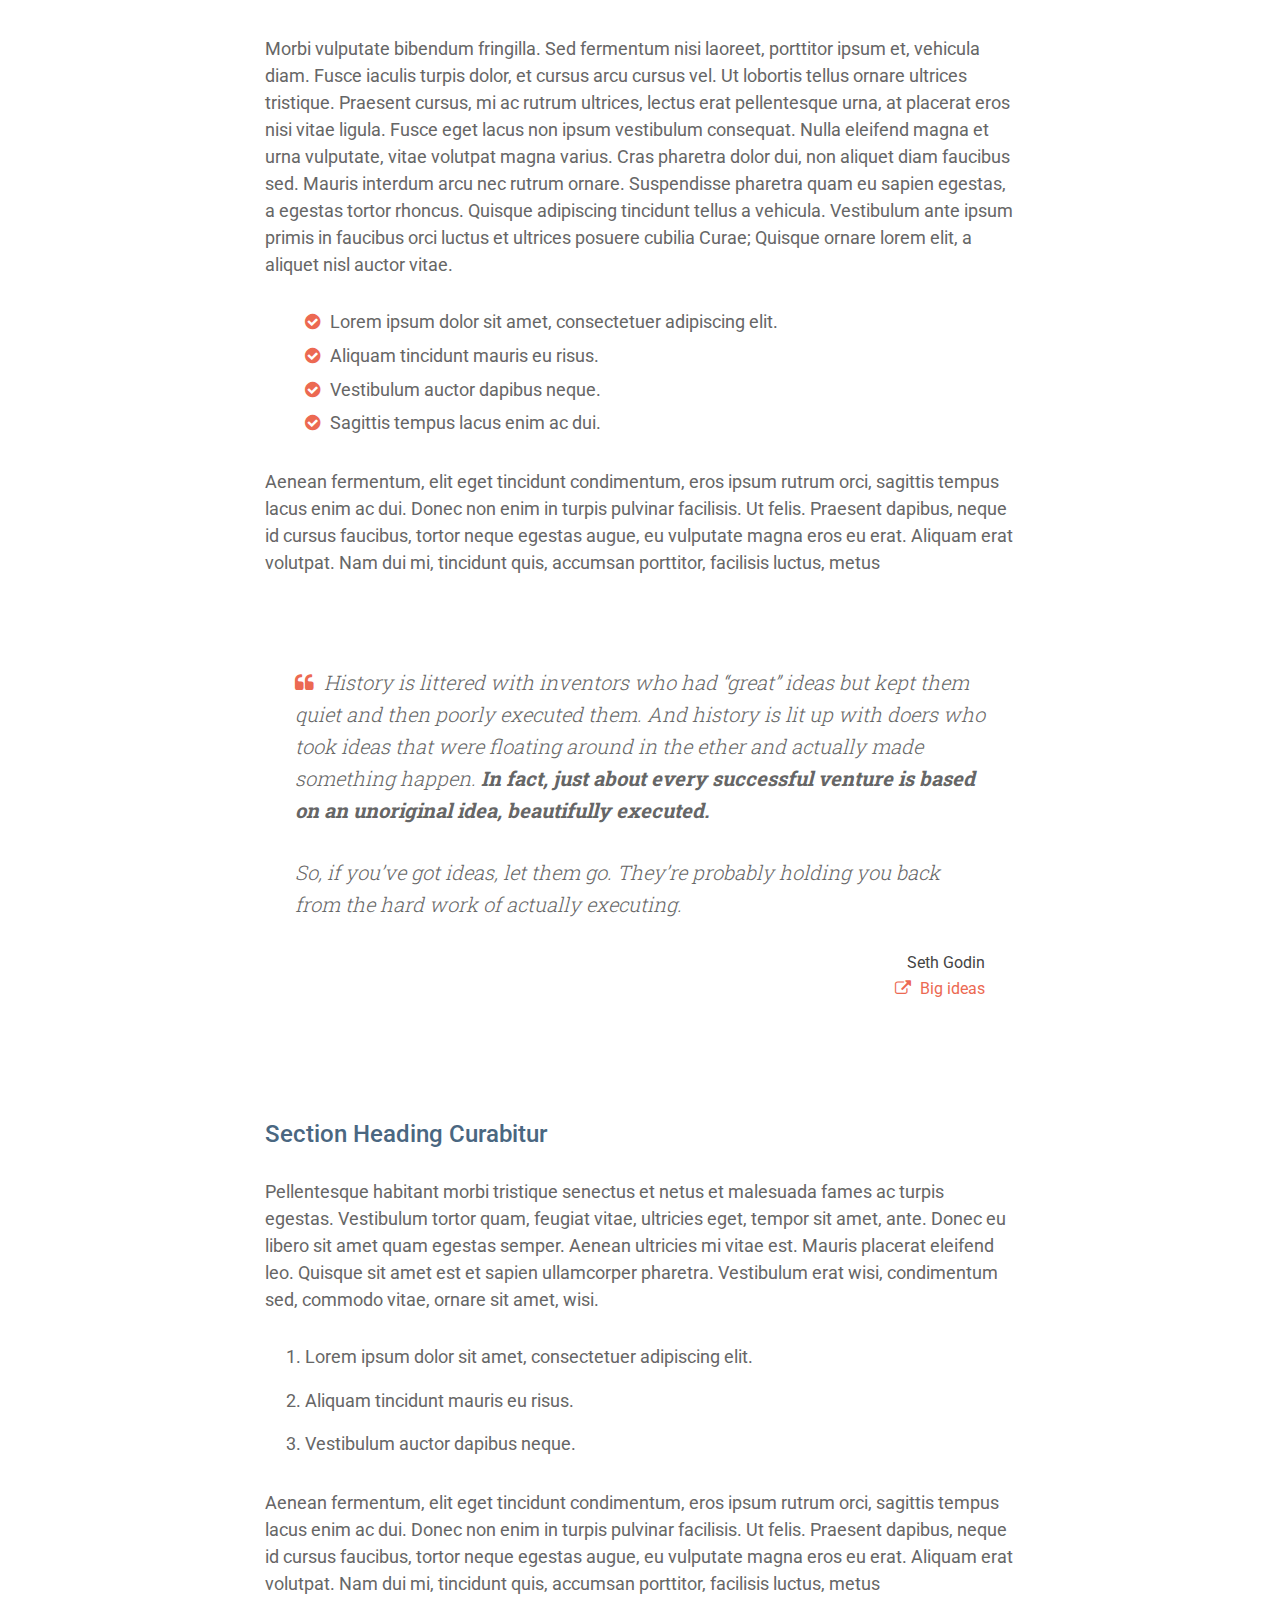
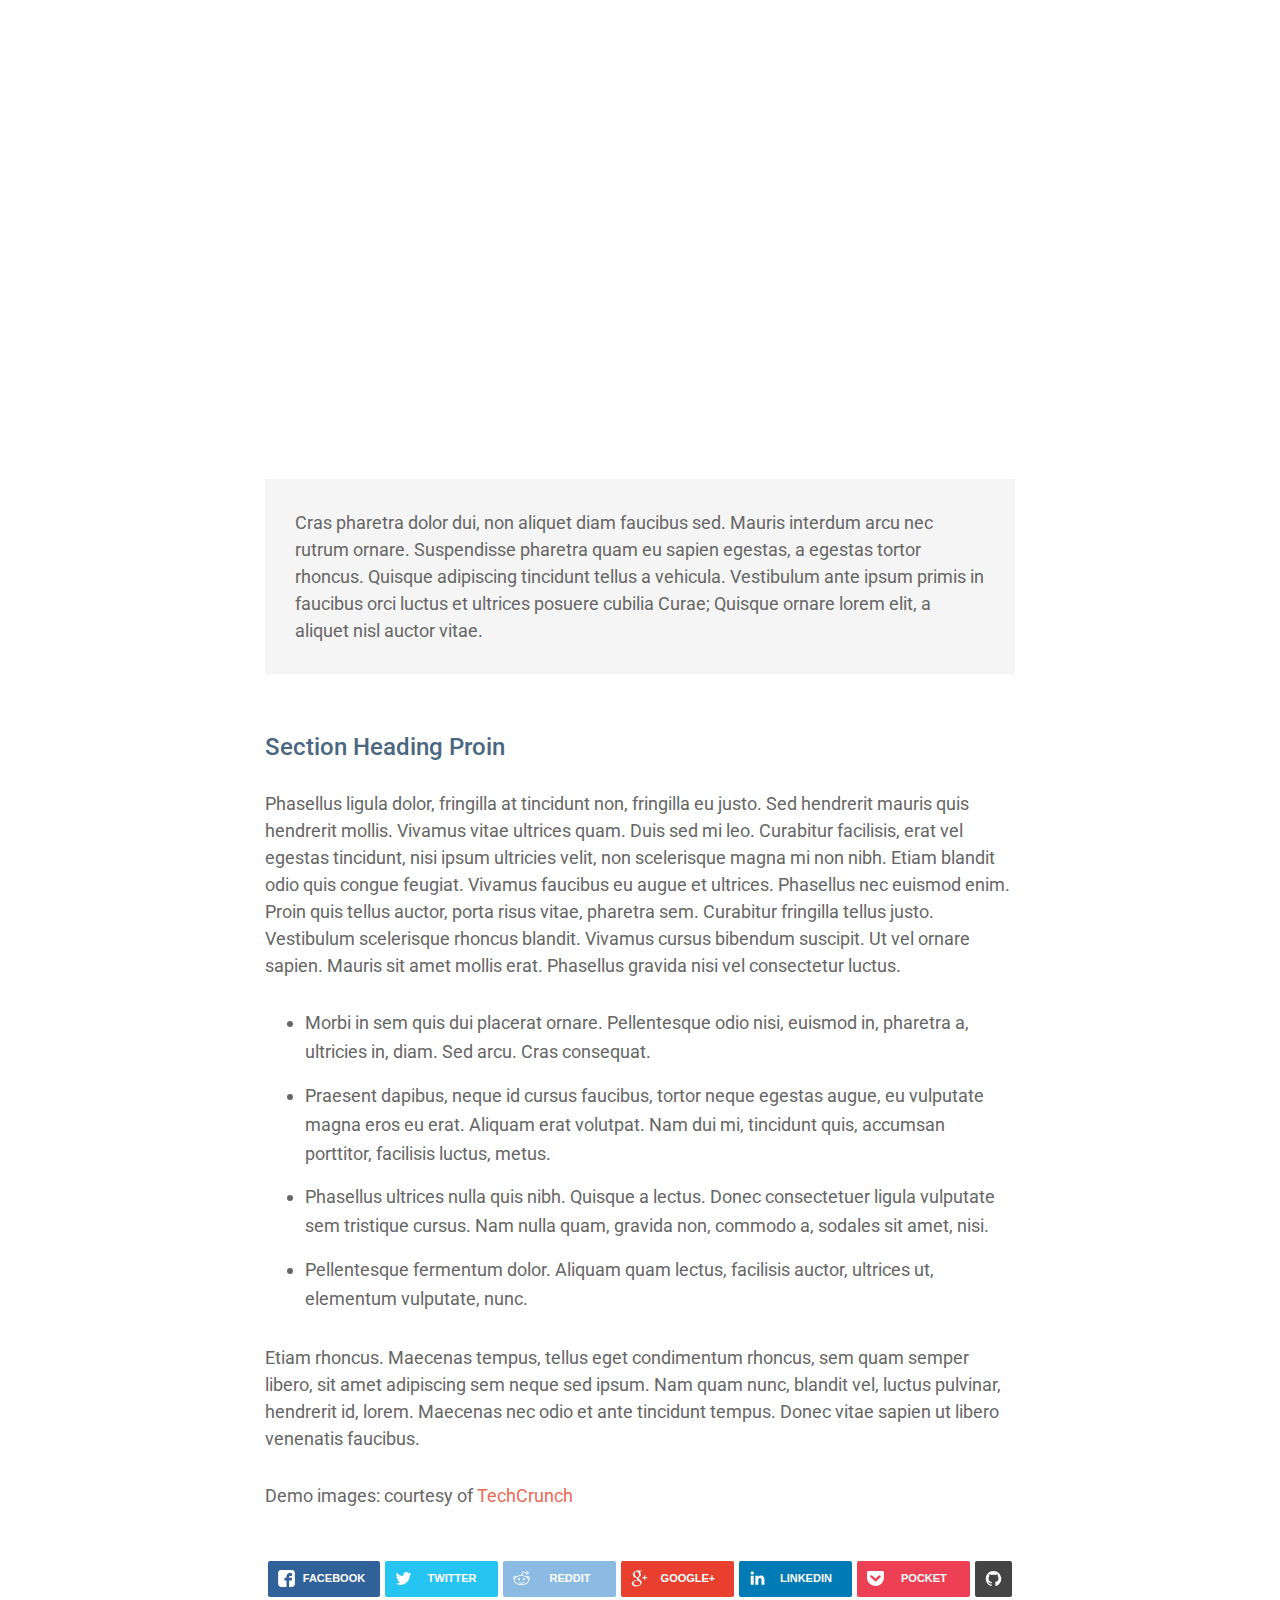
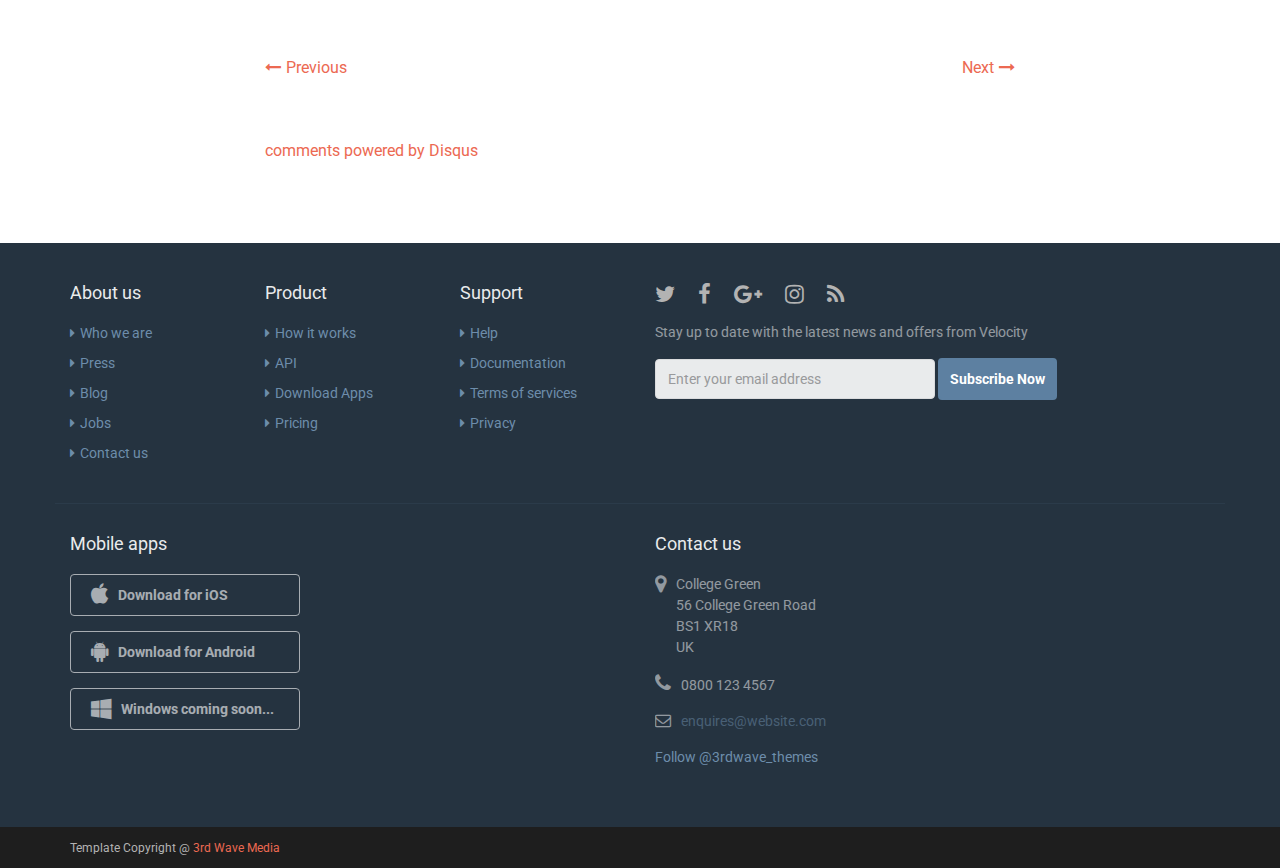
<file: blog-single.html>
<!DOCTYPE html>
<!--[if IE 8]> <html lang="en" class="ie8"> <![endif]-->  
<!--[if IE 9]> <html lang="en" class="ie9"> <![endif]-->  
<!--[if !IE]><!--> <html lang="en"> <!--<![endif]-->  
<head>
    <title>Responsive website template for products</title>
    <!-- Meta -->
    <meta charset="utf-8">
    <meta http-equiv="X-UA-Compatible" content="IE=edge">
    <meta name="viewport" content="width=device-width, initial-scale=1.0">
    <meta name="description" content="">
    <meta name="author" content="">    
    <link rel="shortcut icon" href="favicon.ico">  
    <link href='http://fonts.googleapis.com/css?family=Roboto:400,400italic,500,500italic,700,700italic,900,900italic,300italic,300' rel='stylesheet' type='text/css'> 
    <link href='http://fonts.googleapis.com/css?family=Roboto+Slab:400,700,300,100' rel='stylesheet' type='text/css'>
    <!-- Global CSS -->
    <link rel="stylesheet" href="assets/plugins/bootstrap/css/bootstrap.min.css">   
    <!-- Plugins CSS -->    
    <link rel="stylesheet" href="assets/plugins/font-awesome/css/font-awesome.css">
    <link rel="stylesheet" href="assets/plugins/flexslider/flexslider.css">
    <!-- social media buttons -->
    <link rel="stylesheet" href="assets/plugins/rrssb/css/rrssb.css" />
    <!-- Theme CSS -->
    <link id="theme-style" rel="stylesheet" href="assets/css/styles.css">
    <!-- HTML5 shim and Respond.js for IE8 support of HTML5 elements and media queries -->
    <!--[if lt IE 9]>
      <script src="https://oss.maxcdn.com/html5shiv/3.7.2/html5shiv.min.js"></script>
      <script src="https://oss.maxcdn.com/respond/1.4.2/respond.min.js"></script>
    <![endif]-->
</head> 

<body class="blog-page blog-page-single">    
    <div class="wrapper">
        <!-- ******HEADER****** --> 
        <header class="header header-blog">  
            <div class="container">       
                <h1 class="logo">
                    <a href="blog.html">Velocity <span class="sub">Blog</span></a>
                </h1><!--//logo-->
                <nav class="main-nav navbar-right" role="navigation">
                    <div class="navbar-header">
                        <button class="navbar-toggle" type="button" data-toggle="collapse" data-target="#navbar-collapse">
                            <span class="sr-only">Toggle navigation</span>
                            <span class="icon-bar"></span>
                            <span class="icon-bar"></span>
                            <span class="icon-bar"></span>
                        </button><!--//nav-toggle-->
                    </div><!--//navbar-header-->
                    <div id="navbar-collapse" class="navbar-collapse collapse">
                        <ul class="nav navbar-nav">
                            <li class="nav-item dropdown">
                                <a class="dropdown-toggle" data-toggle="dropdown" data-hover="dropdown" data-delay="0" data-close-others="false" href="#">Categories <i class="fa fa-angle-down"></i></a>
                                <ul class="dropdown-menu">
                                    <li><a href="blog-category.html">Tech</a></li>
                                    <li><a href="blog-category.html">Apps</a></li>
                                    <li><a href="blog-category.html">News</a></li>
                                    <li><a href="blog-category.html">Community</a></li>              
                                </ul>                            
                            </li><!--//dropdown-->
                            <li class="nav-item dropdown">
                                <a class="dropdown-toggle" data-toggle="dropdown" data-hover="dropdown" data-delay="0" data-close-others="false" href="#">Archives <i class="fa fa-angle-down"></i></a>
                                <ul class="dropdown-menu">
                                    <li><a href="blog-archive.html">Sep 2014 (2)</a></li>
                                    <li><a href="blog-archive.html">Aug 2014 (6)</a></li>
                                    <li><a href="blog-archive.html">July 2014 (3)</a></li>
                                    <li><a href="blog-archive.html">June 2014 (4)</a></li>              
                                </ul>                            
                            </li><!--//dropdown-->
                            <li class="nav-item nav-item-main-site last"><a href="index.html"><i class="fa fa-home"></i> Back to main site</a></li>
                        </ul><!--//nav-->
                        
                        <div class="searchbox-container">
                            <form class="searchbox">
                                <label class="sr-only" for="search-form">Search</label>
                                <input id="search-form" class="form-control searchbox-input" onkeyup="buttonUp();" placeholder="Search the blog..." type="search" value="" name="search-form">
                                <input class="searchbox-submit" type="submit" value="GO">
                                <i class="fa fa-search searchbox-icon"></i>
                            </form>
                        </div><!--//searchbox-container--> 
                        
                    </div><!--//navabr-collapse-->
                </nav><!--//main-nav-->                     
            </div><!--//container-->
        </header><!--//header-->         
        
        <!-- ******BLOG****** -->         
        <div class="blog-entry-wrapper"> 
            <!--
            <div class="blog-headline-bg">
            </div><!--//blog-headline-bg-->
            <div class="blog-entry">                 
                <article class="post">
                    <header class="blog-entry-heading">
                        <div class="container text-center">                        
                            <h2 class="title">Ideas are easy, execution is hard</h2>
                            <div class="meta">
                                <ul class="meta-list list-inline">                                       
                                	<li class="post-time">25th May, 2014</li>
                                	<li class="post-author"> by <a href="#">James Lee</a></li>
                            	</ul><!--//meta-list-->    	
                            </div><!--meta-->
                        </div><!--//container-->
                        <nav class="post-nav post-nav-top">
    						<span class="nav-previous"><a href="#" rel="prev"><i class="fa fa-long-arrow-left"></i>Previous post</a></span>
    						<span class="nav-next"><a href="#" rel="next">Next post<i class="fa fa-long-arrow-right"></i></a></span>
    				    </nav><!--//post-nav-->
                    </header><!--//blog-entry-heading-->

                    <div class="container">
                        <div class="row">
                            <div class="blog-entry-content col-md-8 col-sm-10 col-xs-12 col-md-offset-2 col-sm-offset-1 col-xs-offset-0">
                                <p>Lorem ipsum dolor sit amet, consectetur adipiscing elit. Proin lobortis mattis erat, dictum facilisis magna posuere ac. Curabitur consectetur magna mauris, et aliquam lectus ornare nec. Cum sociis natoque penatibus et magnis dis parturient montes, nascetur ridiculus mus. Mauris quis tellus magna.</p>

                                <p>Cras adipiscing ipsum vel molestie cursus. In ultrices tristique vestibulum. Aenean ut dui diam. Vestibulum ante ipsum primis in faucibus orci luctus et ultrices posuere cubilia Curae; Ut bibendum ipsum nec sagittis ultrices. Vestibulum ante ipsum primis in faucibus orci luctus et ultrices posuere cubilia Curae; Vivamus id ante diam. Pellentesque mauris lacus, dictum sodales elit quis, pulvinar tempus leo. Pellentesque sed leo dignissim, ornare nunc vitae, volutpat quam. Nam pellentesque tortor eu nibh porttitor congue. Sed at porta lectus.</p>
                                
                                
                                <h3 class="section-heading">Section Heading Pellentesque</h3>
                                
                                <p>Pellentesque mattis scelerisque nibh eu tincidunt. Phasellus feugiat arcu eget sem tincidunt aliquam. Integer eleifend risus quis venenatis scelerisque. Nulla egestas commodo dignissim. Curabitur vel imperdiet diam. Suspendisse faucibus tincidunt sem, faucibus dictum eros rutrum sit amet. Nulla volutpat bibendum urna, eu dignissim libero elementum in.</p>
                                
                                <figure class="figure">
                                    <img class="img-responsive" src="assets/images/blog/post-content-image-1.jpg" alt="" />
                                    <figcaption class="figure-caption">Image Source: <a href="https://www.flickr.com/photos/techcrunch/sets/72157636973272026" target="_blank">TechCrunch Disrupt Europe Hackathon</a></figcaption>
                                </figure>
                                
                                <p>Morbi vulputate bibendum fringilla. Sed fermentum nisi laoreet, porttitor ipsum et, vehicula diam. Fusce iaculis turpis dolor, et cursus arcu cursus vel. Ut lobortis tellus ornare ultrices tristique. Praesent cursus, mi ac rutrum ultrices, lectus erat pellentesque urna, at placerat eros nisi vitae ligula. Fusce eget lacus non ipsum vestibulum consequat. Nulla eleifend magna et urna vulputate, vitae volutpat magna varius. Cras pharetra dolor dui, non aliquet diam faucibus sed. Mauris interdum arcu nec rutrum ornare. Suspendisse pharetra quam eu sapien egestas, a egestas tortor rhoncus. Quisque adipiscing tincidunt tellus a vehicula. Vestibulum ante ipsum primis in faucibus orci luctus et ultrices posuere cubilia Curae; Quisque ornare lorem elit, a aliquet nisl auctor vitae.</p>
                                
                                <ul class="custom-list-style">
                                   <li><i class="fa fa-check-circle"></i>Lorem ipsum dolor sit amet, consectetuer adipiscing elit.</li>
                                   <li><i class="fa fa-check-circle"></i>Aliquam tincidunt mauris eu risus.</li>
                                   <li><i class="fa fa-check-circle"></i>Vestibulum auctor dapibus neque.</li>
                                   <li><i class="fa fa-check-circle"></i>Sagittis tempus lacus enim ac dui.</li>
                                </ul>
                                
                                <p>Aenean fermentum, elit eget tincidunt condimentum, eros ipsum rutrum orci, sagittis tempus lacus enim ac dui. Donec non enim in turpis pulvinar facilisis. Ut felis. Praesent dapibus, neque id cursus faucibus, tortor neque egestas augue, eu vulputate magna eros eu erat. Aliquam erat volutpat. Nam dui mi, tincidunt quis, accumsan porttitor, facilisis luctus, metus</p>
                                
                                
                                <blockquote class="custom-quote">
                                    <p><i class="fa fa-quote-left"></i>History is littered with inventors who had “great” ideas but kept them quiet and then poorly executed them. And history is lit up with doers who took ideas that were floating around in the ether and actually made something happen. <strong>In fact, just about every successful venture is based on an unoriginal idea, beautifully executed.</strong></p>
                                    <p>So, if you’ve got ideas, let them go. They’re probably holding you back from the hard work of actually executing.</p>
                                    <p class="source"><span class="name">Seth Godin</span><br><span class="title"><a href="http://sethgodin.typepad.com/seths_blog/2007/09/big-ideas.html" target="_blank"><i class="fa fa-external-link"></i> Big ideas</a></span></p>
                                </blockquote>
                                <h3 class="section-heading">Section Heading Curabitur</h3>
                                <p>Pellentesque habitant morbi tristique senectus et netus et malesuada fames ac turpis egestas. Vestibulum tortor quam, feugiat vitae, ultricies eget, tempor sit amet, ante. Donec eu libero sit amet quam egestas semper. Aenean ultricies mi vitae est. Mauris placerat eleifend leo. Quisque sit amet est et sapien ullamcorper pharetra. Vestibulum erat wisi, condimentum sed, commodo vitae, ornare sit amet, wisi.</p>
                                <ol>
                                   <li>Lorem ipsum dolor sit amet, consectetuer adipiscing elit.</li>
                                   <li>Aliquam tincidunt mauris eu risus.</li>
                                   <li>Vestibulum auctor dapibus neque.</li>
                                </ol>
                                
                                <p>Aenean fermentum, elit eget tincidunt condimentum, eros ipsum rutrum orci, sagittis tempus lacus enim ac dui. Donec non enim in turpis pulvinar facilisis. Ut felis. Praesent dapibus, neque id cursus faucibus, tortor neque egestas augue, eu vulputate magna eros eu erat. Aliquam erat volutpat. Nam dui mi, tincidunt quis, accumsan porttitor, facilisis luctus, metus</p>
                                
                                <p class="video-container">
                                    <iframe src="//player.vimeo.com/video/50134267?color=ffffff&amp;wmode=transparent" width="720" height="405" frameborder="0" webkitallowfullscreen mozallowfullscreen allowfullscreen></iframe>
                                </p>
                                
                                <p class="box">Cras pharetra dolor dui, non aliquet diam faucibus sed. Mauris interdum arcu nec rutrum ornare. Suspendisse pharetra quam eu sapien egestas, a egestas tortor rhoncus. Quisque adipiscing tincidunt tellus a vehicula. Vestibulum ante ipsum primis in faucibus orci luctus et ultrices posuere cubilia Curae; Quisque ornare lorem elit, a aliquet nisl auctor vitae.</p>
                                
                                
                                <h3 class="section-heading">Section Heading Proin</h3>
                                
                                <p>Phasellus ligula dolor, fringilla at tincidunt non, fringilla eu justo. Sed hendrerit mauris quis hendrerit mollis. Vivamus vitae ultrices quam. Duis sed mi leo. Curabitur facilisis, erat vel egestas tincidunt, nisi ipsum ultricies velit, non scelerisque magna mi non nibh. Etiam blandit odio quis congue feugiat. Vivamus faucibus eu augue et ultrices. Phasellus nec euismod enim. Proin quis tellus auctor, porta risus vitae, pharetra sem. Curabitur fringilla tellus justo. Vestibulum scelerisque rhoncus blandit. Vivamus cursus bibendum suscipit. Ut vel ornare sapien. Mauris sit amet mollis erat. Phasellus gravida nisi vel consectetur luctus.</p>
                                
                                <ul>
                                   <li>Morbi in sem quis dui placerat ornare. Pellentesque odio nisi, euismod in, pharetra a, ultricies in, diam. Sed arcu. Cras consequat.</li>
                                   <li>Praesent dapibus, neque id cursus faucibus, tortor neque egestas augue, eu vulputate magna eros eu erat. Aliquam erat volutpat. Nam dui mi, tincidunt quis, accumsan porttitor, facilisis luctus, metus.</li>
                                   <li>Phasellus ultrices nulla quis nibh. Quisque a lectus. Donec consectetuer ligula vulputate sem tristique cursus. Nam nulla quam, gravida non, commodo a, sodales sit amet, nisi.</li>
                                   <li>Pellentesque fermentum dolor. Aliquam quam lectus, facilisis auctor, ultrices ut, elementum vulputate, nunc.</li>
                                </ul>
                                
                                <p>Etiam rhoncus. Maecenas tempus, tellus eget condimentum rhoncus, sem quam semper libero, sit amet adipiscing sem neque sed ipsum. Nam quam nunc, blandit vel, luctus pulvinar, hendrerit id, lorem. Maecenas nec odio et ante tincidunt tempus. Donec vitae sapien ut libero venenatis faucibus.</p>      
                                
                                <p>Demo images: courtesy of <a href="https://www.flickr.com/photos/techcrunch/sets/72157636973272026" target="_Blank">TechCrunch</a></p>
                                                            
                            </div><!--//blog-entry-content-->
                            
                            <!--//Soical media buttons: https://github.com/kni-labs/rrssb (More examples) -->
                            <div class="share-container col-md-8 col-sm-10 col-xs-12 col-md-offset-2 col-sm-offset-1 col-xs-offset-0"><!--//Soical media buttons: https://github.com/kni-labs/rrssb (More examples) -->
                                <span class="label">share this:</span>
                
                                <!-- Buttons start here. Copy this ul to your document. -->
                                <ul class="rrssb-buttons clearfix">
                                    <li class="rrssb-facebook">
                                        <!-- Replace with your URL. For best results, make sure you page has the proper FB Open Graph tags in header:
                                        https://developers.facebook.com/docs/opengraph/howtos/maximizing-distribution-media-content/ -->
                                        <a href="https://www.facebook.com/sharer/sharer.php?u=http://kurtnoble.com/labs/rrssb/index.html" class="popup">
                                            <span class="rrssb-icon">
                                                <svg version="1.1" id="Layer_1" xmlns="http://www.w3.org/2000/svg" xmlns:xlink="http://www.w3.org/1999/xlink" x="0px" y="0px" width="28px" height="28px" viewBox="0 0 28 28" enable-background="new 0 0 28 28" xml:space="preserve">
                                                    <path d="M27.825,4.783c0-2.427-2.182-4.608-4.608-4.608H4.783c-2.422,0-4.608,2.182-4.608,4.608v18.434
                                                        c0,2.427,2.181,4.608,4.608,4.608H14V17.379h-3.379v-4.608H14v-1.795c0-3.089,2.335-5.885,5.192-5.885h3.718v4.608h-3.726
                                                        c-0.408,0-0.884,0.492-0.884,1.236v1.836h4.609v4.608h-4.609v10.446h4.916c2.422,0,4.608-2.188,4.608-4.608V4.783z"/>
                                                </svg>
                                            </span>
                                            <span class="rrssb-text">facebook</span>
                                        </a>
                                    </li>
                                    <li class="rrssb-twitter">
                                        <!-- Replace href with your Meta and URL information  -->
                                        <a href="http://twitter.com/home?status=Ridiculously%20Responsive%20Social%20Sharing%20Buttons%20by%20@joshuatuscan%20and%20@dbox%20http://kurtnoble.com/labs/rrssb" class="popup">
                                            <span class="rrssb-icon">
                                                <svg version="1.1" id="Layer_1" xmlns="http://www.w3.org/2000/svg" xmlns:xlink="http://www.w3.org/1999/xlink" x="0px" y="0px"
                                                     width="28px" height="28px" viewBox="0 0 28 28" enable-background="new 0 0 28 28" xml:space="preserve">
                                                <path d="M24.253,8.756C24.689,17.08,18.297,24.182,9.97,24.62c-3.122,0.162-6.219-0.646-8.861-2.32
                                                    c2.703,0.179,5.376-0.648,7.508-2.321c-2.072-0.247-3.818-1.661-4.489-3.638c0.801,0.128,1.62,0.076,2.399-0.155
                                                    C4.045,15.72,2.215,13.6,2.115,11.077c0.688,0.275,1.426,0.407,2.168,0.386c-2.135-1.65-2.729-4.621-1.394-6.965
                                                    C5.575,7.816,9.54,9.84,13.803,10.071c-0.842-2.739,0.694-5.64,3.434-6.482c2.018-0.623,4.212,0.044,5.546,1.683
                                                    c1.186-0.213,2.318-0.662,3.329-1.317c-0.385,1.256-1.247,2.312-2.399,2.942c1.048-0.106,2.069-0.394,3.019-0.851
                                                    C26.275,7.229,25.39,8.196,24.253,8.756z"/>
                                                </svg>
                                           </span>
                                            <span class="rrssb-text">twitter</span>
                                        </a>
                                    </li>
                                    <li class="rrssb-reddit">
                                        <a href="http://www.reddit.com/submit?url=http://www.kurtnoble.com/labs/rrssb/">
                                            <span class="rrssb-icon">
                                                <svg xmlns="http://www.w3.org/2000/svg" xmlns:xlink="http://www.w3.org/1999/xlink" version="1.1" x="0px" y="0px" width="28px" height="28px" viewBox="0 0 28 28" enable-background="new 0 0 28 28" xml:space="preserve"><g><path d="M11.794 15.316c0-1.029-0.835-1.895-1.866-1.895c-1.03 0-1.893 0.865-1.893 1.895s0.863 1.9 1.9 1.9 C10.958 17.2 11.8 16.3 11.8 15.316z"/><path d="M18.1 13.422c-1.029 0-1.895 0.864-1.895 1.895c0 1 0.9 1.9 1.9 1.865c1.031 0 1.869-0.836 1.869-1.865 C19.969 14.3 19.1 13.4 18.1 13.422z"/><path d="M17.527 19.791c-0.678 0.678-1.826 1.006-3.514 1.006c-0.004 0-0.009 0-0.014 0c-0.004 0-0.01 0-0.015 0 c-1.686 0-2.834-0.328-3.51-1.005c-0.264-0.265-0.693-0.265-0.958 0c-0.264 0.265-0.264 0.7 0 1 c0.943 0.9 2.4 1.4 4.5 1.402c0.005 0 0 0 0 0c0.005 0 0 0 0 0c2.066 0 3.527-0.459 4.47-1.402 c0.265-0.264 0.265-0.693 0.002-0.958C18.221 19.5 17.8 19.5 17.5 19.791z"/><path d="M27.707 13.267c0-1.785-1.453-3.237-3.236-3.237c-0.793 0-1.518 0.287-2.082 0.761c-2.039-1.295-4.646-2.069-7.438-2.219 l1.483-4.691l4.062 0.956c0.071 1.4 1.3 2.6 2.7 2.555c1.488 0 2.695-1.208 2.695-2.695C25.881 3.2 24.7 2 23.2 2 c-1.059 0-1.979 0.616-2.42 1.508l-4.633-1.091c-0.344-0.081-0.693 0.118-0.803 0.455l-1.793 5.7 C10.548 8.6 7.7 9.4 5.6 10.75C5.006 10.3 4.3 10 3.5 10.029c-1.785 0-3.237 1.452-3.237 3.2 c0 1.1 0.6 2.1 1.4 2.69c-0.04 0.272-0.061 0.551-0.061 0.831c0 2.3 1.3 4.4 3.7 5.9 c2.299 1.5 5.3 2.3 8.6 2.325c3.228 0 6.271-0.825 8.571-2.325c2.387-1.56 3.7-3.66 3.7-5.917 c0-0.26-0.016-0.514-0.051-0.768C27.088 15.5 27.7 14.4 27.7 13.267z M23.186 3.355c0.74 0 1.3 0.6 1.3 1.3 c0 0.738-0.6 1.34-1.34 1.34s-1.342-0.602-1.342-1.34C21.844 4 22.4 3.4 23.2 3.355z M1.648 13.3 c0-1.038 0.844-1.882 1.882-1.882c0.31 0 0.6 0.1 0.9 0.209c-1.049 0.868-1.813 1.861-2.26 2.9 C1.832 14.2 1.6 13.8 1.6 13.267z M21.773 21.57c-2.082 1.357-4.863 2.105-7.831 2.105c-2.967 0-5.747-0.748-7.828-2.105 c-1.991-1.301-3.088-3-3.088-4.782c0-1.784 1.097-3.484 3.088-4.784c2.081-1.358 4.861-2.106 7.828-2.106 c2.967 0 5.7 0.7 7.8 2.106c1.99 1.3 3.1 3 3.1 4.784C24.859 18.6 23.8 20.3 21.8 21.57z M25.787 14.6 c-0.432-1.084-1.191-2.095-2.244-2.977c0.273-0.156 0.59-0.245 0.928-0.245c1.035 0 1.9 0.8 1.9 1.9 C26.354 13.8 26.1 14.3 25.8 14.605z"/></g></svg>
                                            </span>
                                            <span class="rrssb-text">reddit</span>
                                        </a>
                                    </li>
                                    <li class="rrssb-googleplus">
                                        <!-- Replace href with your meta and URL information.  -->
                                        <a href="https://plus.google.com/share?url=Check%20out%20how%20ridiculously%20responsive%20these%20social%20buttons%20are%20http://kurtnoble.com/labs/rrssb/index.html" class="popup">
                                            <span class="rrssb-icon">
                                                <svg version="1.1" id="Layer_1" xmlns="http://www.w3.org/2000/svg" xmlns:xlink="http://www.w3.org/1999/xlink" x="0px" y="0px" width="28px" height="28px" viewBox="0 0 28 28" enable-background="new 0 0 28 28" xml:space="preserve">
                                                    <g>
                                                        <g>
                                                            <path d="M14.703,15.854l-1.219-0.948c-0.372-0.308-0.88-0.715-0.88-1.459c0-0.748,0.508-1.223,0.95-1.663
                                                                c1.42-1.119,2.839-2.309,2.839-4.817c0-2.58-1.621-3.937-2.399-4.581h2.097l2.202-1.383h-6.67c-1.83,0-4.467,0.433-6.398,2.027
                                                                C3.768,4.287,3.059,6.018,3.059,7.576c0,2.634,2.022,5.328,5.604,5.328c0.339,0,0.71-0.033,1.083-0.068
                                                                c-0.167,0.408-0.336,0.748-0.336,1.324c0,1.04,0.551,1.685,1.011,2.297c-1.524,0.104-4.37,0.273-6.467,1.562
                                                                c-1.998,1.188-2.605,2.916-2.605,4.137c0,2.512,2.358,4.84,7.289,4.84c5.822,0,8.904-3.223,8.904-6.41
                                                                c0.008-2.327-1.359-3.489-2.829-4.731H14.703z M10.269,11.951c-2.912,0-4.231-3.765-4.231-6.037c0-0.884,0.168-1.797,0.744-2.511
                                                                c0.543-0.679,1.489-1.12,2.372-1.12c2.807,0,4.256,3.798,4.256,6.242c0,0.612-0.067,1.694-0.845,2.478
                                                                c-0.537,0.55-1.438,0.948-2.295,0.951V11.951z M10.302,25.609c-3.621,0-5.957-1.732-5.957-4.142c0-2.408,2.165-3.223,2.911-3.492
                                                                c1.421-0.479,3.25-0.545,3.555-0.545c0.338,0,0.52,0,0.766,0.034c2.574,1.838,3.706,2.757,3.706,4.479
                                                                c-0.002,2.073-1.736,3.665-4.982,3.649L10.302,25.609z"/>
                                                            <polygon points="23.254,11.89 23.254,8.521 21.569,8.521 21.569,11.89 18.202,11.89 18.202,13.604 21.569,13.604 21.569,17.004
                                                                23.254,17.004 23.254,13.604 26.653,13.604 26.653,11.89      "/>
                                                        </g>
                                                    </g>
                                                </svg>
                                            </span>
                                            <span class="rrssb-text">google+</span>
                                        </a>
                                    </li>
                                    <li class="rrssb-linkedin">
                                        <!-- Replace href with your meta and URL information -->
                                        <a href="http://www.linkedin.com/shareArticle?mini=true&amp;url=http://kurtnoble.com/labs/rrssb/index.html&amp;title=Ridiculously%20Responsive%20Social%20Sharing%20Buttons&amp;summary=Responsive%20social%20icons%20by%20KNI%20Labs" class="popup">
                                            <span class="rrssb-icon">
                                                <svg version="1.1" id="Layer_1" xmlns="http://www.w3.org/2000/svg" xmlns:xlink="http://www.w3.org/1999/xlink" x="0px" y="0px" width="28px" height="28px" viewBox="0 0 28 28" enable-background="new 0 0 28 28" xml:space="preserve">
                                                    <path d="M25.424,15.887v8.447h-4.896v-7.882c0-1.979-0.709-3.331-2.48-3.331c-1.354,0-2.158,0.911-2.514,1.803
                                                        c-0.129,0.315-0.162,0.753-0.162,1.194v8.216h-4.899c0,0,0.066-13.349,0-14.731h4.899v2.088c-0.01,0.016-0.023,0.032-0.033,0.048
                                                        h0.033V11.69c0.65-1.002,1.812-2.435,4.414-2.435C23.008,9.254,25.424,11.361,25.424,15.887z M5.348,2.501
                                                        c-1.676,0-2.772,1.092-2.772,2.539c0,1.421,1.066,2.538,2.717,2.546h0.032c1.709,0,2.771-1.132,2.771-2.546
                                                        C8.054,3.593,7.019,2.501,5.343,2.501H5.348z M2.867,24.334h4.897V9.603H2.867V24.334z"/>
                                                </svg>
                                            </span>
                                            <span class="rrssb-text">linkedin</span>
                                        </a>
                                    </li>
                
                                    <li class="rrssb-pocket">
                                        <a href="https://getpocket.com/save?url=http://kurtnoble.com/labs/rrssb/index.html">
                                            <span class="rrssb-icon">
                                                <svg width="32px" height="28px" viewBox="0 0 32 28" version="1.1" xmlns="http://www.w3.org/2000/svg" xmlns:xlink="http://www.w3.org/1999/xlink" xmlns:sketch="http://www.bohemiancoding.com/sketch/ns">
                                                    <path d="M28.7817528,0.00172488695 C30.8117487,0.00431221738 31.9749312,1.12074529 31.9644402,3.10781507 C31.942147,6.67703739 32.1336065,10.2669583 31.8057648,13.8090137 C30.7147076,25.5813672 17.2181194,31.8996281 7.20714461,25.3808491 C2.71833574,22.4571656 0.196577202,18.3122624 0.0549495772,12.9357897 C-0.0342233715,9.5774348 0.00642900214,6.21519891 0.0300336062,2.85555035 C0.0405245414,1.1129833 1.21157517,0.0146615391 3.01995012,0.00819321302 C7.34746087,-0.00603710433 11.6775944,0.00431221738 16.0064164,0.00172488695 C20.2644248,0.00172488695 24.5237444,-0.00215610869 28.7817528,0.00172488695 L28.7817528,0.00172488695 Z M8.64885184,7.85611511 C7.38773662,7.99113854 6.66148108,8.42606978 6.29310958,9.33228474 C5.90114134,10.2969233 6.17774769,11.1421181 6.89875951,11.8276216 C9.35282156,14.161969 11.8108164,16.4924215 14.2976518,18.7943114 C15.3844131,19.7966007 16.5354102,19.7836177 17.6116843,18.7813283 C20.0185529,16.5495467 22.4070683,14.2982907 24.7824746,12.0327533 C25.9845979,10.8850542 26.1012707,9.56468083 25.1469132,8.60653379 C24.1361858,7.59255976 22.8449191,7.6743528 21.5890476,8.85191291 C19.9936451,10.3488554 18.3680912,11.8172352 16.8395462,13.3777945 C16.1342655,14.093159 15.7200114,14.0048744 15.0566806,13.3440386 C13.4599671,11.7484252 11.8081945,10.2060421 10.1262706,8.70001155 C9.65564653,8.27936164 9.00411403,8.05345704 8.64885184,7.85611511 L8.64885184,7.85611511 L8.64885184,7.85611511 Z"></path>
                                                </svg>
                                            </span>
                                            <span class="rrssb-text">pocket</span>
                                        </a>
                                    </li>
                
                                    <li class="rrssb-github">
                                        <a href="https://github.com/kni-labs/rrssb">
                                            <span class="rrssb-icon">
                                                <svg version="1.1" id="Layer_1" xmlns="http://www.w3.org/2000/svg" xmlns:xlink="http://www.w3.org/1999/xlink" x="0px" y="0px"
                                                     width="28px" height="28px" viewBox="0 0 28 28" enable-background="new 0 0 28 28" xml:space="preserve">
                                                <path d="M13.971,1.571c-7.031,0-12.734,5.702-12.734,12.74c0,5.621,3.636,10.392,8.717,12.083c0.637,0.129,0.869-0.277,0.869-0.615
                                                    c0-0.301-0.012-1.102-0.018-2.164c-3.542,0.77-4.29-1.707-4.29-1.707c-0.579-1.473-1.414-1.863-1.414-1.863
                                                    c-1.155-0.791,0.088-0.775,0.088-0.775c1.277,0.104,1.96,1.316,1.96,1.312c1.136,1.936,2.991,1.393,3.713,1.059
                                                    c0.116-0.822,0.445-1.383,0.81-1.703c-2.829-0.32-5.802-1.414-5.802-6.293c0-1.391,0.496-2.527,1.312-3.418
                                                    C7.05,9.905,6.612,8.61,7.305,6.856c0,0,1.069-0.342,3.508,1.306c1.016-0.282,2.105-0.424,3.188-0.429
                                                    c1.081,0,2.166,0.155,3.197,0.438c2.431-1.648,3.498-1.306,3.498-1.306c0.695,1.754,0.258,3.043,0.129,3.371
                                                    c0.816,0.902,1.315,2.037,1.315,3.43c0,4.892-2.978,5.968-5.814,6.285c0.458,0.387,0.876,1.16,0.876,2.357
                                                    c0,1.703-0.016,3.076-0.016,3.482c0,0.334,0.232,0.748,0.877,0.611c5.056-1.688,8.701-6.457,8.701-12.082
                                                    C26.708,7.262,21.012,1.563,13.971,1.571L13.971,1.571z"/>
                                                </svg>
                                            </span>
                                            <span class="rrssb-text">github</span>
                                        </a>
                                    </li>
                                </ul><!-- Buttons end here -->
                            </div><!--//share-container--> 
                            
                            
                            
                            <nav class="post-nav col-md-8 col-sm-10 col-xs-12 col-md-offset-2 col-sm-offset-1 col-xs-offset-0">
            						<span class="nav-previous"><a href="#" rel="prev"><i class="fa fa-long-arrow-left"></i>Previous</a></span>
            						<span class="nav-next"><a href="#" rel="next">Next<i class="fa fa-long-arrow-right"></i></a></span>
            				</nav><!--//post-nav-->
            				
            				
            				<div id="comment-area" class="comment-area  col-md-8 col-sm-10 col-xs-12 col-md-offset-2 col-sm-offset-1 col-xs-offset-0">
            				        <!--//DISQUS script starts-->
            				        <div id="disqus_thread"></div>
                                    <script type="text/javascript">
                                        /* * * CONFIGURATION VARIABLES: EDIT BEFORE PASTING INTO YOUR WEBPAGE * * */
                                        var disqus_shortname = '3wmthemes'; // required: replace example with your forum shortname
                                
                                        /* * * DON'T EDIT BELOW THIS LINE * * */
                                        (function() {
                                            var dsq = document.createElement('script'); dsq.type = 'text/javascript'; dsq.async = true;
                                            dsq.src = '//' + disqus_shortname + '.disqus.com/embed.js';
                                            (document.getElementsByTagName('head')[0] || document.getElementsByTagName('body')[0]).appendChild(dsq);
                                        })();
                                    </script>
                                    <noscript>Please enable JavaScript to view the <a href="http://disqus.com/?ref_noscript">comments powered by Disqus.</a></noscript>
                                    <a href="http://disqus.com" class="dsq-brlink">comments powered by <span class="logo-disqus">Disqus</span></a>
                                    <!--//DISQUS script ends-->
        
            				</div><!--//comment-area-->
                        </div><!--//row-->
                    </div><!--//container-->                                               
                </article><!--//post-->                                      
            </div><!--//blog-entry-->
        </div><!--//blog-entry-wrapper-->  
    </div><!--//wrapper-->
    
    <!-- ******FOOTER****** --> 
    <footer class="footer">
        <div class="footer-content">
            <div class="container">
                <div class="row">                    
                    <div class="footer-col links col-md-2 col-sm-4 col-xs-12">
                        <div class="footer-col-inner">
                            <h3 class="title">About us</h3>
                            <ul class="list-unstyled">
                                <li><a href="#"><i class="fa fa-caret-right"></i>Who we are</a></li>
                                <li><a href="#"><i class="fa fa-caret-right"></i>Press</a></li>
                                <li><a href="#"><i class="fa fa-caret-right"></i>Blog</a></li>
                                <li><a href="#"><i class="fa fa-caret-right"></i>Jobs</a></li>
                                <li><a href="#"><i class="fa fa-caret-right"></i>Contact us</a></li>
                            </ul>
                        </div><!--//footer-col-inner-->
                    </div><!--//foooter-col-->    
                    <div class="footer-col links col-md-2 col-sm-4 col-xs-12">
                        <div class="footer-col-inner">
                            <h3 class="title">Product</h3>
                            <ul class="list-unstyled">
                                <li><a href="#"><i class="fa fa-caret-right"></i>How it works</a></li>
                                <li><a href="#"><i class="fa fa-caret-right"></i>API</a></li>
                                <li><a href="#"><i class="fa fa-caret-right"></i>Download Apps</a></li>
                                <li><a href="#"><i class="fa fa-caret-right"></i>Pricing</a></li>
                            </ul>
                        </div><!--//footer-col-inner-->
                    </div><!--//foooter-col-->              
                    <div class="footer-col links col-md-2 col-sm-4 col-xs-12 sm-break">
                        <div class="footer-col-inner">
                            <h3 class="title">Support</h3>
                            <ul class="list-unstyled">
                                <li><a href="#"><i class="fa fa-caret-right"></i>Help</a></li>
                                <li><a href="#"><i class="fa fa-caret-right"></i>Documentation</a></li>
                                <li><a href="#"><i class="fa fa-caret-right"></i>Terms of services</a></li>
                                <li><a href="#"><i class="fa fa-caret-right"></i>Privacy</a></li>
                            </ul>
                        </div><!--//footer-col-inner-->            
                    </div><!--//foooter-col-->   
                    <div class="footer-col connect col-xs-12 col-md-6">
                        <div class="footer-col-inner">
                            <ul class="social list-inline">
                                <li><a href="https://twitter.com/3rdwave_themes" target="_blank"><i class="fa fa-twitter"></i></a></li>
                                <li><a href="#"><i class="fa fa-facebook"></i></a></li>
                                <li><a href="#"><i class="fa fa-google-plus"></i></a></li>
                                <li><a href="#"><i class="fa fa-instagram"></i></a></li>        
                                <li class="row-end"><a href="#"><i class="fa fa-rss"></i></a></li>             
                            </ul>
                            <div class="form-container">
                                <p class="intro">Stay up to date with the latest news and offers from Velocity</p>
                                <form class="signup-form navbar-form">
                                    <div class="form-group">
                                        <input type="text" class="form-control" placeholder="Enter your email address">
                                    </div>   
                                    <button type="submit" class="btn btn-cta btn-cta-primary">Subscribe Now</button>                                 
                                </form>                               
                            </div><!--//subscription-form-->
                        </div><!--//footer-col-inner-->
                    </div><!--//foooter-col-->
                    <div class="clearfix"></div> 
                </div><!--//row-->
                <div class="row has-divider">
                    <div class="footer-col download col-xs-12 col-md-6">
                        <div class="footer-col-inner">
                            <h3 class="title">Mobile apps</h3>
                            <ul class="list-unstyled download-list">
                                <li><a class="btn btn-ghost" href="#"><i class="fa fa-apple"></i><span class="text">Download for iOS</span> </a></li>
                                <li><a class="btn btn-ghost" href="#"><i class="fa fa-android"></i><span class="text">Download for Android</span></a></li>
                                <li><a class="btn btn-ghost" href="#"><i class="fa fa-windows"></i><span class="text">Windows coming soon...</span></a></li>
                            </ul>
                        </div><!--//footer-col-inner-->
                    </div><!--//download-->
                    <div class="footer-col contact col-xs-12 col-md-6">
                        <div class="footer-col-inner">
                            <h3 class="title">Contact us</h3>                          
                            <p class="adr clearfix">
                                <i class="fa fa-map-marker pull-left"></i>        
                                <span class="adr-group pull-left">       
                                    <span class="street-address">College Green</span><br>
                                    <span class="region">56 College Green Road</span><br>
                                    <span class="postal-code">BS1 XR18</span><br>
                                    <span class="country-name">UK</span>
                                </span>
                            </p>
                            <p class="tel"><i class="fa fa-phone"></i>0800 123 4567</p>
                            <p class="email"><i class="fa fa-envelope-o"></i><a href="#">enquires@website.com</a></p> 
                            <a href="https://twitter.com/3rdwave_themes" class="twitter-follow-button" data-show-count="false">Follow @3rdwave_themes</a>
<script>!function(d,s,id){var js,fjs=d.getElementsByTagName(s)[0],p=/^http:/.test(d.location)?'http':'https';if(!d.getElementById(id)){js=d.createElement(s);js.id=id;js.src=p+'://platform.twitter.com/widgets.js';fjs.parentNode.insertBefore(js,fjs);}}(document, 'script', 'twitter-wjs');</script>                        
                        </div><!--//footer-col-inner-->
                    </div><!--//contact-->
                </div>
            </div><!--//container-->
        </div><!--//footer-content-->
        <div class="bottom-bar">
            <div class="container">
                <small class="copyright">Template Copyright @ <a href="http://themes.3rdwavemedia.com/" target="_blank">3rd Wave Media</a></small>                
            </div><!--//container-->
        </div><!--//bottom-bar-->
    </footer><!--//footer-->
    
    <!-- *****CONFIGURE STYLE****** -->  
    <div class="config-wrapper">
        <div class="config-wrapper-inner">
            <a id="config-trigger" class="config-trigger" href="#"><i class="fa fa-cog"></i></a>
            <div id="config-panel" class="config-panel">
                <h5>Choose Colour</h5>
                <ul id="color-options" class="list-unstyled list-inline">
                    <li class="theme-1 active" ><a data-style="assets/css/styles.css" href="#"></a></li>
                    <li class="theme-2"><a data-style="assets/css/styles-2.css" href="#"></a></li>
                    <li class="theme-3"><a data-style="assets/css/styles-3.css" href="#"></a></li>
                    <li class="theme-4"><a data-style="assets/css/styles-4.css" href="#"></a></li>                   
                    <li class="theme-5"><a data-style="assets/css/styles-5.css" href="#"></a></li>                     
                    <li class="theme-6"><a data-style="assets/css/styles-6.css" href="#"></a></li>
                    <li class="theme-7"><a data-style="assets/css/styles-7.css" href="#"></a></li>
                    <li class="theme-8"><a data-style="assets/css/styles-8.css" href="#"></a></li>                    
                    <li class="theme-9"><a data-style="assets/css/styles-9.css" href="#"></a></li>
                    <li class="theme-10"><a data-style="assets/css/styles-10.css" href="#"></a></li>
                </ul><!--//color-options-->
                <a id="config-close" class="close" href="#"><i class="fa fa-times-circle"></i></a>
            </div><!--//configure-panel-->
        </div><!--//config-wrapper-inner-->
    </div><!--//config-wrapper-->
 
    <!-- Javascript -->          
    <script type="text/javascript" src="assets/plugins/jquery-1.12.3.min.js"></script>
    <script type="text/javascript" src="assets/plugins/bootstrap/js/bootstrap.min.js"></script> 
    <script type="text/javascript" src="assets/plugins/bootstrap-hover-dropdown.min.js"></script>
    <script type="text/javascript" src="assets/plugins/back-to-top.js"></script>
    <script type="text/javascript" src="assets/plugins/jquery-placeholder/jquery.placeholder.js"></script>
    <script type="text/javascript" src="assets/plugins/FitVids/jquery.fitvids.js"></script>  
    <script type="text/javascript" src="assets/plugins/flexslider/jquery.flexslider-min.js"></script>      
      
    <!-- blog specific js starts -->
    <script type="text/javascript" src="assets/plugins/rrssb/js/rrssb.min.js"></script>
    <script type="text/javascript" src="assets/plugins/imagesloaded/imagesloaded.pkgd.min.js"></script>     
    <script type="text/javascript" src="assets/plugins/masonry.pkgd.min.js"></script> 
    <script type="text/javascript" src="assets/js/blog.js"></script>
    <!-- blog specific js ends -->    
    
    <script type="text/javascript" src="assets/js/main.js"></script>
    
            
</body>
</html>
</file>
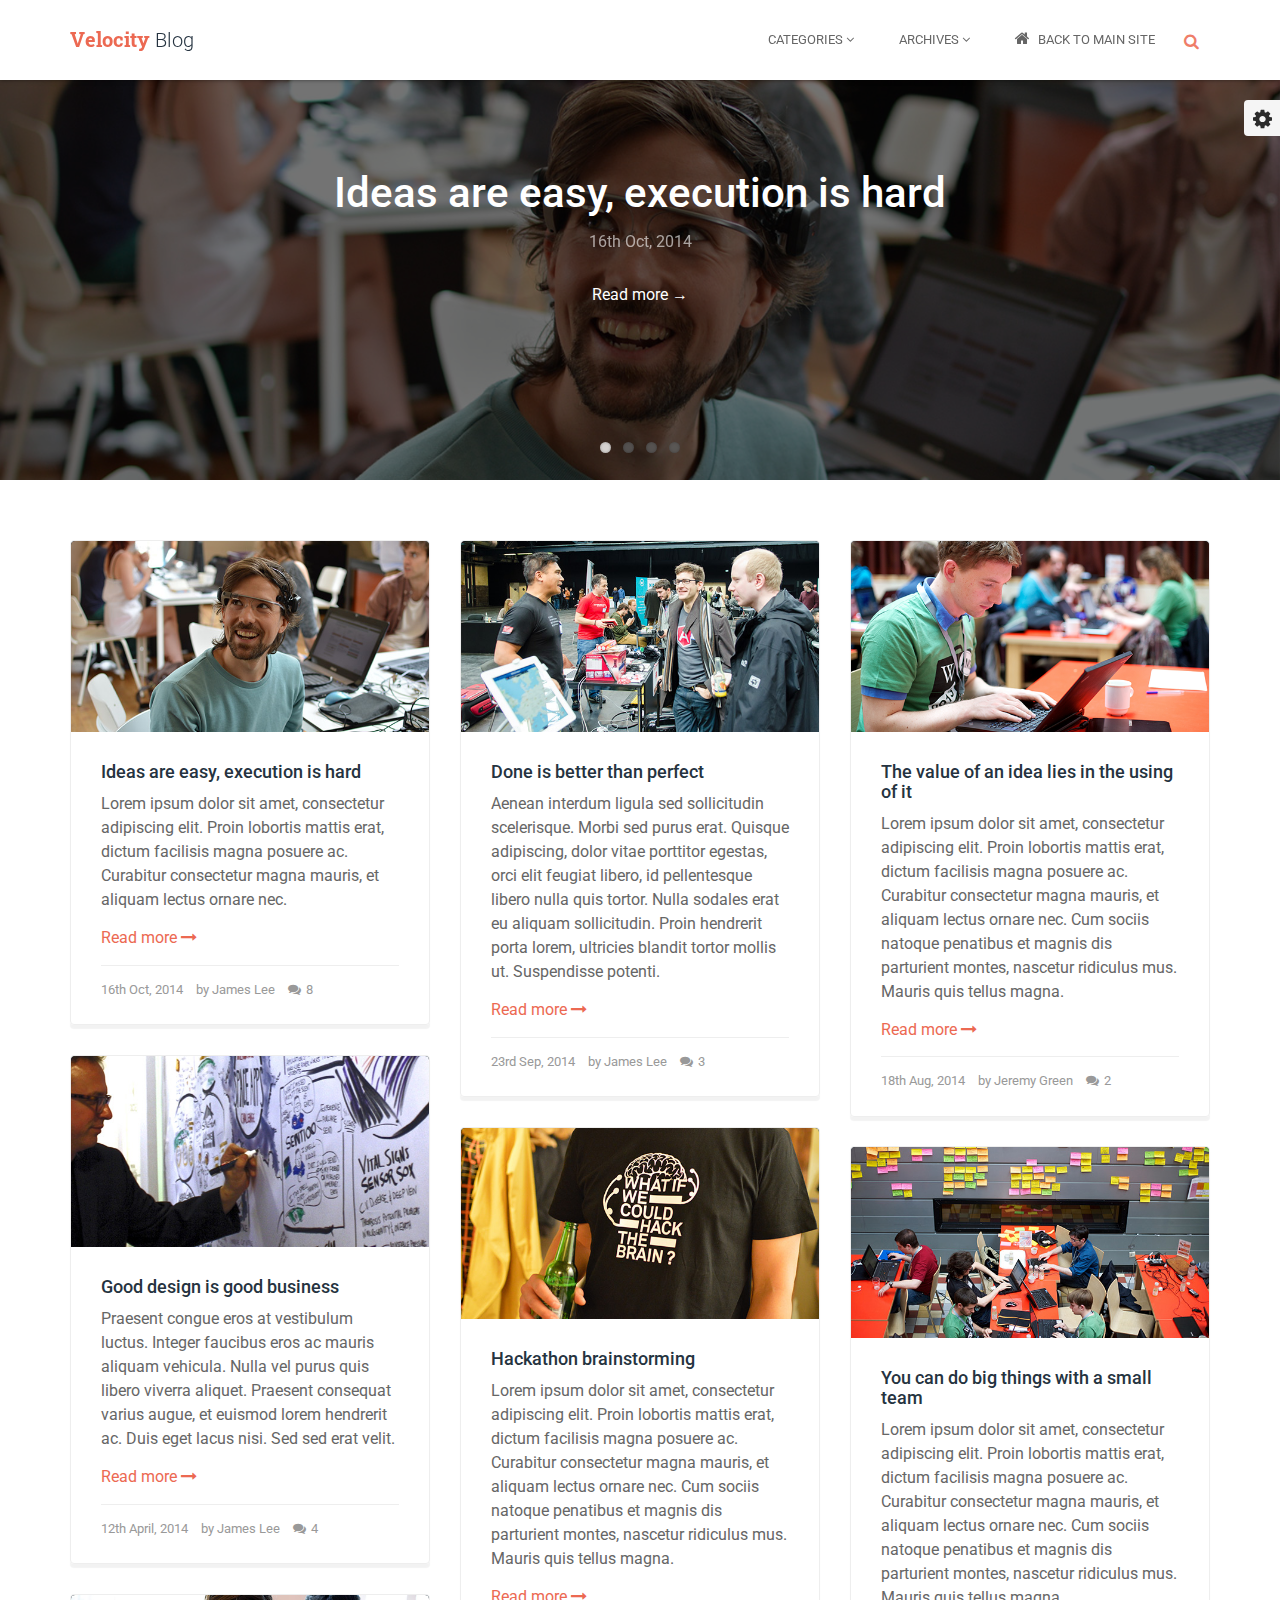
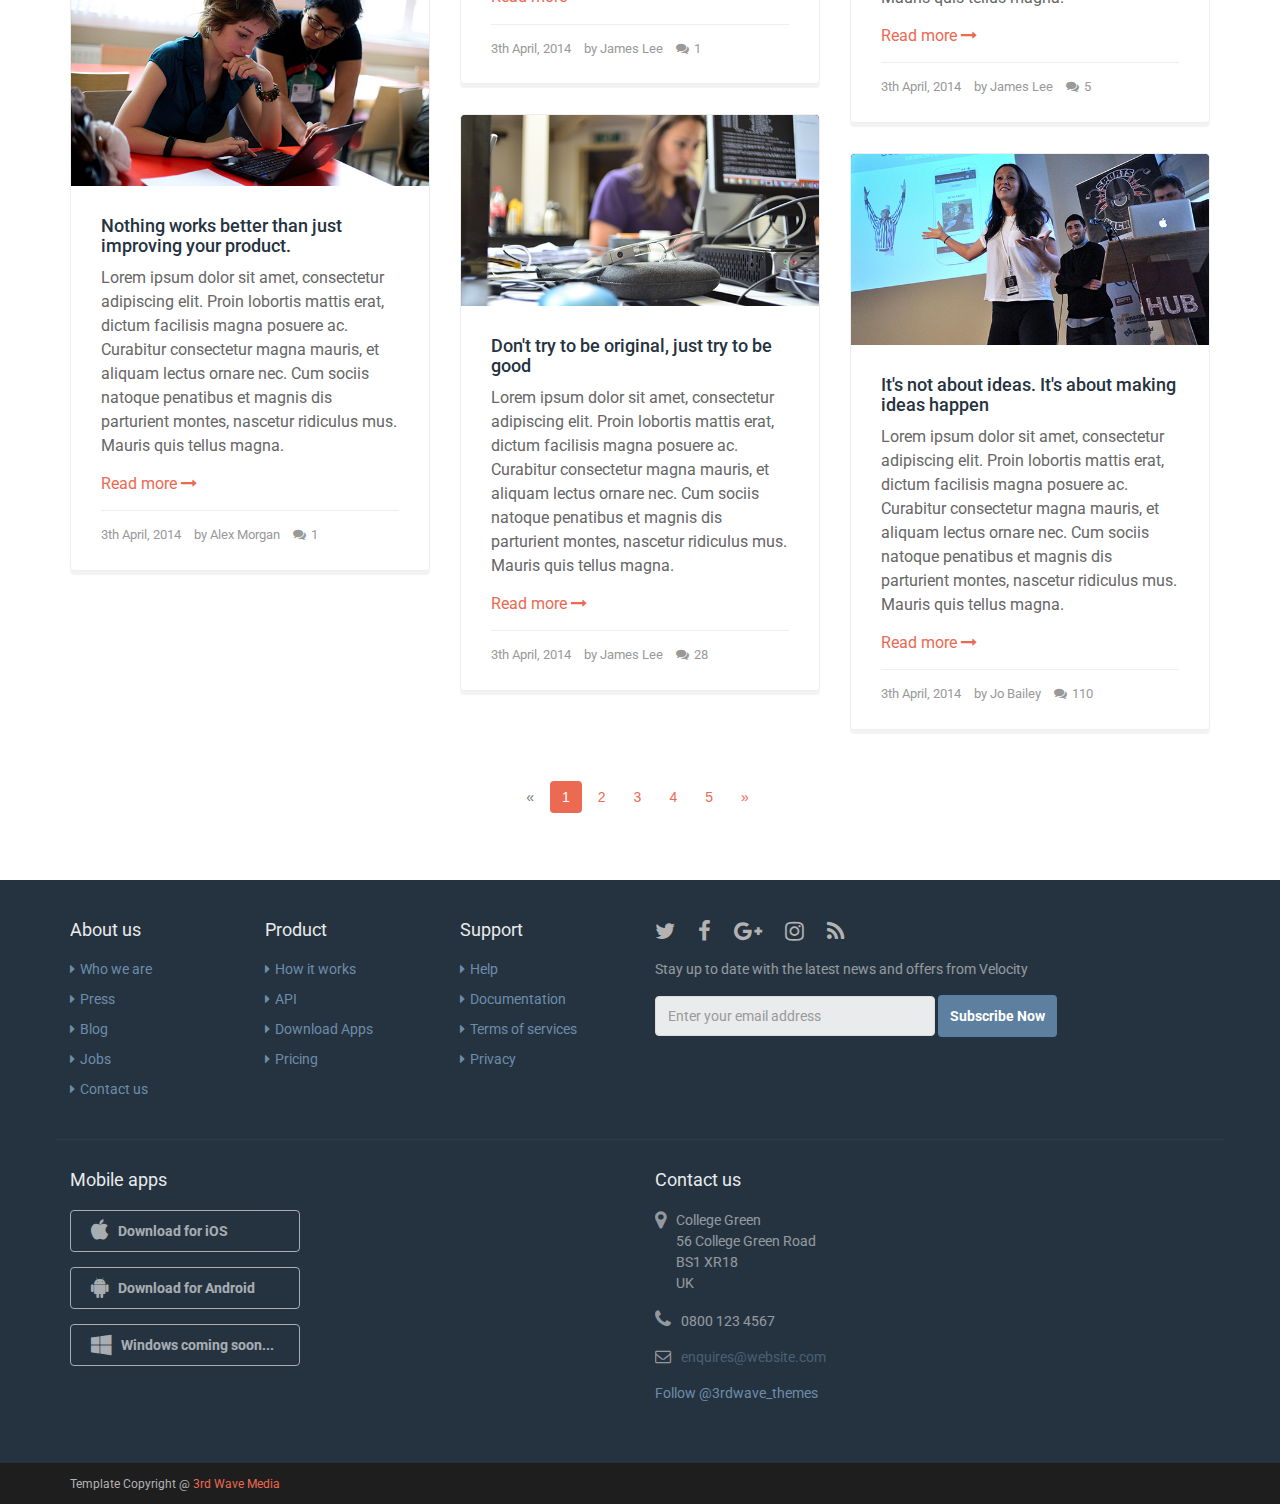
<file: blog.html>
<!DOCTYPE html>
<!--[if IE 8]> <html lang="en" class="ie8"> <![endif]-->  
<!--[if IE 9]> <html lang="en" class="ie9"> <![endif]-->  
<!--[if !IE]><!--> <html lang="en"> <!--<![endif]-->  
<head>
    <title>Responsive website template for products</title>
    <!-- Meta -->
    <meta charset="utf-8">
    <meta http-equiv="X-UA-Compatible" content="IE=edge">
    <meta name="viewport" content="width=device-width, initial-scale=1.0">
    <meta name="description" content="">
    <meta name="author" content="">    
    <link rel="shortcut icon" href="favicon.ico">  
    <link href='http://fonts.googleapis.com/css?family=Roboto:400,400italic,500,500italic,700,700italic,900,900italic,300italic,300' rel='stylesheet' type='text/css'> 
    <link href='http://fonts.googleapis.com/css?family=Roboto+Slab:400,700,300,100' rel='stylesheet' type='text/css'>
    <!-- Global CSS -->
    <link rel="stylesheet" href="assets/plugins/bootstrap/css/bootstrap.min.css">   
    <!-- Plugins CSS -->    
    <link rel="stylesheet" href="assets/plugins/font-awesome/css/font-awesome.css">
    <link rel="stylesheet" href="assets/plugins/flexslider/flexslider.css">
    <!-- Theme CSS -->
    <link id="theme-style" rel="stylesheet" href="assets/css/styles.css">
    <!-- HTML5 shim and Respond.js for IE8 support of HTML5 elements and media queries -->
    <!--[if lt IE 9]>
      <script src="https://oss.maxcdn.com/html5shiv/3.7.2/html5shiv.min.js"></script>
      <script src="https://oss.maxcdn.com/respond/1.4.2/respond.min.js"></script>
    <![endif]-->
</head> 

<body class="blog-page">
    <div class="wrapper">
        <!-- ******HEADER****** --> 
        <header class="header header-blog">  
            <div class="container">       
                <h1 class="logo">
                    <a href="blog.html">Velocity <span class="sub">Blog</span></a>
                </h1><!--//logo-->
                <nav class="main-nav navbar-right" role="navigation">
                    <div class="navbar-header">
                        <button class="navbar-toggle" type="button" data-toggle="collapse" data-target="#navbar-collapse">
                            <span class="sr-only">Toggle navigation</span>
                            <span class="icon-bar"></span>
                            <span class="icon-bar"></span>
                            <span class="icon-bar"></span>
                        </button><!--//nav-toggle-->
                    </div><!--//navbar-header-->
                    <div id="navbar-collapse" class="navbar-collapse collapse">
                        <ul class="nav navbar-nav">
                            <li class="nav-item dropdown">
                                <a class="dropdown-toggle" data-toggle="dropdown" data-hover="dropdown" data-delay="0" data-close-others="false" href="#">Categories <i class="fa fa-angle-down"></i></a>
                                <ul class="dropdown-menu">
                                    <li><a href="blog-category.html">Tech</a></li>
                                    <li><a href="blog-category.html">Apps</a></li>
                                    <li><a href="blog-category.html">News</a></li>
                                    <li><a href="blog-category.html">Community</a></li>              
                                </ul>                            
                            </li><!--//dropdown-->
                            <li class="nav-item dropdown">
                                <a class="dropdown-toggle" data-toggle="dropdown" data-hover="dropdown" data-delay="0" data-close-others="false" href="#">Archives <i class="fa fa-angle-down"></i></a>
                                <ul class="dropdown-menu">
                                    <li><a href="blog-archive.html">Sep 2014 (5)</a></li>
                                    <li><a href="blog-archive.html">Aug 2014 (6)</a></li>
                                    <li><a href="blog-archive.html">July 2014 (3)</a></li>
                                    <li><a href="blog-archive.html">June 2014 (4)</a></li>              
                                </ul>                            
                            </li><!--//dropdown-->
                            <li class="nav-item nav-item-main-site last"><a href="index.html"><i class="fa fa-home"></i> Back to main site</a></li>
                        </ul><!--//nav-->
                        
                        <div class="searchbox-container">
                            <form class="searchbox">
                                <label class="sr-only" for="search-form">Search</label>
                                <input id="search-form" class="form-control searchbox-input" placeholder="Search the blog..." type="search" value="" name="search-form">
                                <input class="searchbox-submit" type="submit" value="GO">
                                <i class="fa fa-search searchbox-icon"></i>
                            </form>
                        </div><!--//searchbox-container-->                                                
                        
                    </div><!--//navabr-collapse-->
                </nav><!--//main-nav-->         
            </div><!--//container-->
        </header><!--//header-->         
        
        <section class="featured-blog-posts section">       
       
            <div class="flexslider blog-slider">
                <ul class="slides">
                    <li class="slide slide-1">
                        <div class="flex-caption container">
                            <h3 class="title"><a href="#">Ideas are easy, execution is hard</a></h3>
                            <div class="meta">16th Oct, 2014</div>
                            <a class="more-link" href="blog-single.html">Read more &rarr;</a>
                        </div><!--//flex-caption-->
                    </li>
                    <li class="slide slide-2">
                        <div class="flex-caption container">
                            <h3 class="title"><a href="#">Done is better than perfect</a></h3>
                            <div class="meta">23rd Sep, 2014</div>
                            <a class="more-link" href="blog-single.html">Read more &rarr;</a>
                        </div><!--//flex-caption-->
                    </li>
                    <li class="slide slide-3">
                        <div class="flex-caption container">
                            <h3 class="title"><a href="#">The value of an idea lies in the using of it</a></h3>
                            <div class="meta">18th Aug, 2014</div>
                            <a class="more-link" href="blog-single.html">Read more &rarr;</a>
                        </div><!--//flex-caption-->
                    </li>
                    <li class="slide slide-4">
                        <div class="flex-caption container">
                            <h3 class="title"><a href="#">Good design is good business</a></h3>
                            <div class="meta">5th Aug, 2014</div>
                            <a class="more-link" href="blog-single.html">Read more &rarr;</a>
                        </div><!--//flex-caption-->
                    </li>
                </ul><!--//slides-->
            </div><!--//flexslider-->
                    
        </section><!--//featured-blog-posts-->
        
        <!-- ******BLOG LIST****** --> 
        <div class="blog container">
            <div class="row">
                <div id="blog-mansonry" class="blog-list">
                    <article class="post col-md-4 col-sm-6 col-xs-12">
                        <div class="post-inner">
                            <figure class="post-thumb">
                                <a href="blog-single.html"><img class="img-responsive" src="assets/images/blog/post-1-thumb.jpg" alt="" /></a>                                
                            </figure><!--//post-thumb-->
                            <div class="content">
                                <h3 class="post-title"><a href="blog-single.html">Ideas are easy, execution is hard</a></h3>
                                <div class="post-entry">
                                    <p>Lorem ipsum dolor sit amet, consectetur adipiscing elit. Proin lobortis mattis erat, dictum facilisis magna posuere ac. Curabitur consectetur magna mauris, et aliquam lectus ornare nec.</p>
                                    <a class="read-more" href="blog-single.html">Read more <i class="fa fa-long-arrow-right"></i></a>
                                </div>
                                <div class="meta">
                                    <ul class="meta-list list-inline">                                       
                                    	<li class="post-time post_date date updated">16th Oct, 2014</li>
                                    	<li class="post-author"> by <a href="#">James Lee</a></li>
                                    	<li class="post-comments-link">
                                	        <a href="blog-single.html#comment-area"><i class="fa fa-comments"></i>8</a>
                                	    </li>
                                	</ul><!--//meta-list-->                           	
                                </div><!--meta-->
                            </div><!--//content-->
                        </div><!--//post-inner-->
                    </article><!--//post-->
                    
                    <article class="post col-md-4 col-sm-6 col-xs-12">
                        <div class="post-inner">
                            <figure class="post-thumb">
                                <a href="blog-single.html"><img class="img-responsive" src="assets/images/blog/post-2-thumb.jpg" alt="" /></a>
                            </figure><!--//post-thumb-->
                            <div class="content">
                                <h3 class="post-title"><a href="blog-single.html">Done is better than perfect</a></h3>
                                <div class="post-entry">
                                    <p>Aenean interdum ligula sed sollicitudin scelerisque. Morbi sed purus erat. Quisque adipiscing, dolor vitae porttitor egestas, orci elit feugiat libero, id pellentesque libero nulla quis tortor. Nulla sodales erat eu aliquam sollicitudin. Proin hendrerit porta lorem, ultricies blandit tortor mollis ut. Suspendisse potenti.</p>
                                    <a class="read-more" href="blog-single.html">Read more <i class="fa fa-long-arrow-right"></i></a>
                                </div>
                                <div class="meta">
                                    <ul class="meta-list list-inline">                                       
                                    	<li class="post-time post_date date updated">23rd Sep, 2014</li>
                                    	<li class="post-author"> by <a href="#">James Lee</a></li>
                                    	<li class="post-comments-link">
                                	        <a href="blog-single.html#comment-area"><i class="fa fa-comments"></i>3</a>
                                	    </li>
                                	</ul><!--//meta-list-->                           	
                                </div><!--meta-->
                            </div><!--//content-->
                        </div><!--//post-inner-->
                    </article><!--//post-->
                    
                    <article class="post col-md-4 col-sm-6 col-xs-12">
                        <div class="post-inner">
                            <figure class="post-thumb">
                                <a href="blog-single.html"><img class="img-responsive" src="assets/images/blog/post-3-thumb.jpg" alt="" /></a>
                            </figure><!--//post-thumb-->
                            <div class="content">
                                <h3 class="post-title"><a href="blog-single.html">The value of an idea lies in the using of it</a></h3>
                                <div class="post-entry">
                                    <p>Lorem ipsum dolor sit amet, consectetur adipiscing elit. Proin lobortis mattis erat, dictum facilisis magna posuere ac. Curabitur consectetur magna mauris, et aliquam lectus ornare nec. Cum sociis natoque penatibus et magnis dis parturient montes, nascetur ridiculus mus. Mauris quis tellus magna.</p>
                                    <a class="read-more" href="blog-single.html">Read more <i class="fa fa-long-arrow-right"></i></a>
                                </div>
                                <div class="meta">
                                    <ul class="meta-list list-inline">                                       
                                    	<li class="post-time post_date date updated">18th Aug, 2014</li>
                                    	<li class="post-author"> by <a href="#">Jeremy Green</a></li>
                                    	<li class="post-comments-link">
                                	        <a href="blog-single.html#comment-area"><i class="fa fa-comments"></i>2</a>
                                	    </li>
                                	</ul><!--//meta-list-->                           	
                                </div><!--meta-->
                            </div><!--//content-->
                        </div><!--//post-inner-->
                    </article><!--//post-->
                    
                    <article class="post col-md-4 col-sm-6 col-xs-12">
                        <div class="post-inner">
                            <figure class="post-thumb">
                                <a href="blog-single.html"><img class="img-responsive" src="assets/images/blog/post-4-thumb.jpg" alt="" /></a>
                            </figure><!--//post-thumb-->
                            <div class="content">
                                <h3 class="post-title"><a href="blog-single.html">Good design is good business</a></h3>                                
                                <div class="post-entry">
                                    <p>Praesent congue eros at vestibulum luctus. Integer faucibus eros ac mauris aliquam vehicula. Nulla vel purus quis libero viverra aliquet. Praesent consequat varius augue, et euismod lorem hendrerit ac. Duis eget lacus nisi. Sed sed erat velit.</p>
                                    <a class="read-more" href="blog-single.html">Read more <i class="fa fa-long-arrow-right"></i></a>
                                </div>
                                <div class="meta">
                                    <ul class="meta-list list-inline">                                       
                                    	<li class="post-time post_date date updated">12th April, 2014</li>
                                    	<li class="post-author"> by <a href="#">James Lee</a></li>
                                    	<li class="post-comments-link">
                                	        <a href="blog-single.html#comment-area"><i class="fa fa-comments"></i>4</a>
                                	    </li>
                                	</ul><!--//meta-list-->                     	
                                </div><!--meta-->
                            </div><!--//content-->
                        </div><!--//post-inner-->
                    </article><!--//post-->
                    
                    <article class="post col-md-4 col-sm-6 col-xs-12">
                        <div class="post-inner">
                            <figure class="post-thumb">
                                <a href="blog-single.html"><img class="img-responsive" src="assets/images/blog/post-5-thumb.jpg" alt="" /></a>
                            </figure><!--//post-thumb-->
                            <div class="content">
                                <h3 class="post-title"><a href="blog-single.html">Hackathon brainstorming</a></h3>                                
                                <div class="post-entry">
                                    <p>Lorem ipsum dolor sit amet, consectetur adipiscing elit. Proin lobortis mattis erat, dictum facilisis magna posuere ac. Curabitur consectetur magna mauris, et aliquam lectus ornare nec. Cum sociis natoque penatibus et magnis dis parturient montes, nascetur ridiculus mus. Mauris quis tellus magna.</p>
                                    <a class="read-more" href="blog-single.html">Read more <i class="fa fa-long-arrow-right"></i></a>
                                </div>
                                <div class="meta">
                                    <ul class="meta-list list-inline">                                       
                                    	<li class="post-time post_date date updated">3th April, 2014</li>
                                    	<li class="post-author"> by <a href="#">James Lee</a></li>
                                    	<li class="post-comments-link">
                                	        <a href="blog-single.html#comment-area"><i class="fa fa-comments"></i>1</a>
                                	    </li>
                                	</ul><!--//meta-list-->                           	
                                </div><!--meta-->
                            </div><!--//content-->
                        </div><!--//post-inner-->
                    </article><!--//post-->
                    
                    <article class="post col-md-4 col-sm-6 col-xs-12">
                        <div class="post-inner">
                            <figure class="post-thumb">
                                <a href="blog-single.html"><img class="img-responsive" src="assets/images/blog/post-6-thumb.jpg" alt="" /></a>
                            </figure><!--//post-thumb-->
                            <div class="content">
                                <h3 class="post-title"><a href="blog-single.html">You can do big things with a small team</a></h3>
                                <div class="post-entry">
                                <p>Lorem ipsum dolor sit amet, consectetur adipiscing elit. Proin lobortis mattis erat, dictum facilisis magna posuere ac. Curabitur consectetur magna mauris, et aliquam lectus ornare nec. Cum sociis natoque penatibus et magnis dis parturient montes, nascetur ridiculus mus. Mauris quis tellus magna.</p>
                                <a class="read-more" href="blog-single.html">Read more <i class="fa fa-long-arrow-right"></i></a>
                                </div>
                                <div class="meta">
                                    <ul class="meta-list list-inline">                                       
                                    	<li class="post-time post_date date updated">3th April, 2014</li>
                                    	<li class="post-author"> by <a href="#">James Lee</a></li>
                                    	<li class="post-comments-link">
                                	        <a href="blog-single.html#comment-area"><i class="fa fa-comments"></i>5</a>
                                	    </li>
                                	</ul><!--//meta-list-->                           	
                                </div><!--meta-->
                            </div><!--//content-->
                        </div><!--//post-inner-->
                    </article><!--//post-->
                    
                    <article class="post col-md-4 col-sm-6 col-xs-12">
                        <div class="post-inner">
                            <figure class="post-thumb">
                                <a href="blog-single.html"><img class="img-responsive" src="assets/images/blog/post-7-thumb.jpg" alt="" /></a>
                            </figure><!--//post-thumb-->
                            <div class="content">
                                <h3 class="post-title"><a href="blog-single.html">Nothing works better than just improving your product.</a></h3>
                                <div class="post-entry">
                                    <p>Lorem ipsum dolor sit amet, consectetur adipiscing elit. Proin lobortis mattis erat, dictum facilisis magna posuere ac. Curabitur consectetur magna mauris, et aliquam lectus ornare nec. Cum sociis natoque penatibus et magnis dis parturient montes, nascetur ridiculus mus. Mauris quis tellus magna.</p>
                                    <a class="read-more" href="blog-single.html">Read more <i class="fa fa-long-arrow-right"></i></a>
                                </div>
                                <div class="meta">
                                    <ul class="meta-list list-inline">                                       
                                    	<li class="post-time post_date date updated">3th April, 2014</li>
                                    	<li class="post-author"> by <a href="#">Alex Morgan</a></li>
                                    	<li class="post-comments-link">
                                	        <a href="blog-single.html#comment-area"><i class="fa fa-comments"></i>1</a>
                                	    </li>
                                	</ul><!--//meta-list-->                           	
                                </div><!--meta-->
                            </div><!--//content-->
                        </div><!--//post-inner-->
                    </article><!--//post-->
                    
                    <article class="post col-md-4 col-sm-6 col-xs-12">
                        <div class="post-inner">
                            <figure class="post-thumb">
                                <a href="blog-single.html"><img class="img-responsive" src="assets/images/blog/post-8-thumb.jpg" alt="" /></a>
                            </figure><!--//post-thumb-->
                            <div class="content">
                                <h3 class="post-title"><a href="blog-single.html">Don't try to be original, just try to be good</a></h3>
                                <div class="post-entry">
                                    <p>Lorem ipsum dolor sit amet, consectetur adipiscing elit. Proin lobortis mattis erat, dictum facilisis magna posuere ac. Curabitur consectetur magna mauris, et aliquam lectus ornare nec. Cum sociis natoque penatibus et magnis dis parturient montes, nascetur ridiculus mus. Mauris quis tellus magna.</p>
                                    <a class="read-more" href="blog-single.html">Read more <i class="fa fa-long-arrow-right"></i></a>
                                </div>
                                <div class="meta">
                                    <ul class="meta-list list-inline">                                       
                                    	<li class="post-time post_date date updated">3th April, 2014</li>
                                    	<li class="post-author"> by <a href="#">James Lee</a></li>
                                    	<li class="post-comments-link">
                                	        <a href="blog-single.html#comment-area"><i class="fa fa-comments"></i>28</a>
                                	    </li>
                                	</ul><!--//meta-list-->                           	
                                </div><!--meta-->
                            </div><!--//content-->
                        </div><!--//post-inner-->
                    </article><!--//post-->
                    
                    <article class="post col-md-4 col-sm-6 col-xs-12">
                        <div class="post-inner">
                            <figure class="post-thumb">
                                <a href="blog-single.html"><img class="img-responsive" src="assets/images/blog/post-9-thumb.jpg" alt="" /></a>
                            </figure><!--//post-thumb-->
                            <div class="content">
                                <h3 class="post-title"><a href="blog-single.html">It's not about ideas. It's about making ideas happen</a></h3>
                                <div class="post-entry">
                                    <p>Lorem ipsum dolor sit amet, consectetur adipiscing elit. Proin lobortis mattis erat, dictum facilisis magna posuere ac. Curabitur consectetur magna mauris, et aliquam lectus ornare nec. Cum sociis natoque penatibus et magnis dis parturient montes, nascetur ridiculus mus. Mauris quis tellus magna.</p>
                                    <a class="read-more" href="blog-single.html">Read more <i class="fa fa-long-arrow-right"></i></a>
                                </div>
                                <div class="meta">
                                    <ul class="meta-list list-inline">                                       
                                    	<li class="post-time post_date date updated">3th April, 2014</li>
                                    	<li class="post-author"> by <a href="#">Jo Bailey</a></li>
                                    	<li class="post-comments-link">
                                	        <a href="blog-single.html#comment-area"><i class="fa fa-comments"></i>110</a>
                                	    </li>
                                	</ul><!--//meta-list-->                           	
                                </div><!--meta-->
                             </div><!--//content-->
                        </div><!--//post-inner-->
                    </article><!--//post-->
                    
                </div><!--//blog-list-->  
            </div><!--//row-->
            <div class="pagination-container text-center">
                <ul class="pagination">
                    <li class="disabled"><a href="#">&laquo;</a></li>
                    <li class="active"><a href="#">1<span class="sr-only">(current)</span></a></li>
                    <li><a href="#">2</a></li>
                    <li><a href="#">3</a></li>
                    <li><a href="#">4</a></li>
                    <li><a href="#">5</a></li>
                    <li><a href="#">&raquo;</a></li>
                </ul><!--//pagination-->
            </div><!--//pagination-container-->
        </div><!--//blog-->        
    </div><!--//wrapper-->
    
    <!-- ******FOOTER****** --> 
    <footer class="footer">
        <div class="footer-content">
            <div class="container">
                <div class="row">                    
                    <div class="footer-col links col-md-2 col-sm-4 col-xs-12">
                        <div class="footer-col-inner">
                            <h3 class="title">About us</h3>
                            <ul class="list-unstyled">
                                <li><a href="#"><i class="fa fa-caret-right"></i>Who we are</a></li>
                                <li><a href="#"><i class="fa fa-caret-right"></i>Press</a></li>
                                <li><a href="#"><i class="fa fa-caret-right"></i>Blog</a></li>
                                <li><a href="#"><i class="fa fa-caret-right"></i>Jobs</a></li>
                                <li><a href="#"><i class="fa fa-caret-right"></i>Contact us</a></li>
                            </ul>
                        </div><!--//footer-col-inner-->
                    </div><!--//foooter-col-->    
                    <div class="footer-col links col-md-2 col-sm-4 col-xs-12">
                        <div class="footer-col-inner">
                            <h3 class="title">Product</h3>
                            <ul class="list-unstyled">
                                <li><a href="#"><i class="fa fa-caret-right"></i>How it works</a></li>
                                <li><a href="#"><i class="fa fa-caret-right"></i>API</a></li>
                                <li><a href="#"><i class="fa fa-caret-right"></i>Download Apps</a></li>
                                <li><a href="#"><i class="fa fa-caret-right"></i>Pricing</a></li>
                            </ul>
                        </div><!--//footer-col-inner-->
                    </div><!--//foooter-col-->              
                    <div class="footer-col links col-md-2 col-sm-4 col-xs-12 sm-break">
                        <div class="footer-col-inner">
                            <h3 class="title">Support</h3>
                            <ul class="list-unstyled">
                                <li><a href="#"><i class="fa fa-caret-right"></i>Help</a></li>
                                <li><a href="#"><i class="fa fa-caret-right"></i>Documentation</a></li>
                                <li><a href="#"><i class="fa fa-caret-right"></i>Terms of services</a></li>
                                <li><a href="#"><i class="fa fa-caret-right"></i>Privacy</a></li>
                            </ul>
                        </div><!--//footer-col-inner-->            
                    </div><!--//foooter-col-->   
                    <div class="footer-col connect col-xs-12 col-md-6">
                        <div class="footer-col-inner">
                            <ul class="social list-inline">
                                <li><a href="https://twitter.com/3rdwave_themes" target="_blank"><i class="fa fa-twitter"></i></a></li>
                                <li><a href="#"><i class="fa fa-facebook"></i></a></li>
                                <li><a href="#"><i class="fa fa-google-plus"></i></a></li>
                                <li><a href="#"><i class="fa fa-instagram"></i></a></li>        
                                <li class="row-end"><a href="#"><i class="fa fa-rss"></i></a></li>             
                            </ul>
                            <div class="form-container">
                                <p class="intro">Stay up to date with the latest news and offers from Velocity</p>
                                <form class="signup-form navbar-form">
                                    <div class="form-group">
                                        <input type="text" class="form-control" placeholder="Enter your email address">
                                    </div>   
                                    <button type="submit" class="btn btn-cta btn-cta-primary">Subscribe Now</button>                                 
                                </form>                               
                            </div><!--//subscription-form-->
                        </div><!--//footer-col-inner-->
                    </div><!--//foooter-col-->
                    <div class="clearfix"></div> 
                </div><!--//row-->
                <div class="row has-divider">
                    <div class="footer-col download col-xs-12 col-md-6">
                        <div class="footer-col-inner">
                            <h3 class="title">Mobile apps</h3>
                            <ul class="list-unstyled download-list">
                                <li><a class="btn btn-ghost" href="#"><i class="fa fa-apple"></i><span class="text">Download for iOS</span> </a></li>
                                <li><a class="btn btn-ghost" href="#"><i class="fa fa-android"></i><span class="text">Download for Android</span></a></li>
                                <li><a class="btn btn-ghost" href="#"><i class="fa fa-windows"></i><span class="text">Windows coming soon...</span></a></li>
                            </ul>
                        </div><!--//footer-col-inner-->
                    </div><!--//download-->
                    <div class="footer-col contact col-xs-12 col-md-6">
                        <div class="footer-col-inner">
                            <h3 class="title">Contact us</h3>                          
                            <p class="adr clearfix">
                                <i class="fa fa-map-marker pull-left"></i>        
                                <span class="adr-group pull-left">       
                                    <span class="street-address">College Green</span><br>
                                    <span class="region">56 College Green Road</span><br>
                                    <span class="postal-code">BS1 XR18</span><br>
                                    <span class="country-name">UK</span>
                                </span>
                            </p>
                            <p class="tel"><i class="fa fa-phone"></i>0800 123 4567</p>
                            <p class="email"><i class="fa fa-envelope-o"></i><a href="#">enquires@website.com</a></p> 
                            <a href="https://twitter.com/3rdwave_themes" class="twitter-follow-button" data-show-count="false">Follow @3rdwave_themes</a>
<script>!function(d,s,id){var js,fjs=d.getElementsByTagName(s)[0],p=/^http:/.test(d.location)?'http':'https';if(!d.getElementById(id)){js=d.createElement(s);js.id=id;js.src=p+'://platform.twitter.com/widgets.js';fjs.parentNode.insertBefore(js,fjs);}}(document, 'script', 'twitter-wjs');</script>                        
                        </div><!--//footer-col-inner-->
                    </div><!--//contact-->
                </div>
            </div><!--//container-->
        </div><!--//footer-content-->
        <div class="bottom-bar">
            <div class="container">
                <small class="copyright">Template Copyright @ <a href="http://themes.3rdwavemedia.com/" target="_blank">3rd Wave Media</a></small>                
            </div><!--//container-->
        </div><!--//bottom-bar-->
    </footer><!--//footer-->
    
    <!-- Video Modal -->
    <div class="modal modal-video" id="modal-video" tabindex="-1" role="dialog" aria-labelledby="videoModalLabel" aria-hidden="true">
        <div class="modal-dialog">
            <div class="modal-content">
                <div class="modal-header">
                    <button type="button" class="close" data-dismiss="modal" aria-hidden="true">&times;</button>
                    <h4 id="videoModalLabel" class="modal-title sr-only">Video Tour</h4>
                </div>
                <div class="modal-body">
                    <div class="video-container">
                        <iframe src="//player.vimeo.com/video/28872840?color=ffffff&amp;wmode=transparent" width="720" height="405" frameborder="0" webkitallowfullscreen mozallowfullscreen allowfullscreen></iframe>
                    </div><!--//video-container-->
                </div><!--//modal-body-->
            </div><!--//modal-content-->
        </div><!--//modal-dialog-->
    </div><!--//modal-->
    
    <!-- *****CONFIGURE STYLE****** -->  
    <div class="config-wrapper">
        <div class="config-wrapper-inner">
            <a id="config-trigger" class="config-trigger" href="#"><i class="fa fa-cog"></i></a>
            <div id="config-panel" class="config-panel">
                <h5>Choose Colour</h5>
                <ul id="color-options" class="list-unstyled list-inline">
                    <li class="theme-1 active" ><a data-style="assets/css/styles.css" href="#"></a></li>
                    <li class="theme-2"><a data-style="assets/css/styles-2.css" href="#"></a></li>
                    <li class="theme-3"><a data-style="assets/css/styles-3.css" href="#"></a></li>
                    <li class="theme-4"><a data-style="assets/css/styles-4.css" href="#"></a></li>                   
                    <li class="theme-5"><a data-style="assets/css/styles-5.css" href="#"></a></li>                     
                    <li class="theme-6"><a data-style="assets/css/styles-6.css" href="#"></a></li>
                    <li class="theme-7"><a data-style="assets/css/styles-7.css" href="#"></a></li>
                    <li class="theme-8"><a data-style="assets/css/styles-8.css" href="#"></a></li>                    
                    <li class="theme-9"><a data-style="assets/css/styles-9.css" href="#"></a></li>
                    <li class="theme-10"><a data-style="assets/css/styles-10.css" href="#"></a></li>
                </ul><!--//color-options-->
                <a id="config-close" class="close" href="#"><i class="fa fa-times-circle"></i></a>
            </div><!--//configure-panel-->
        </div><!--//config-wrapper-inner-->
    </div><!--//config-wrapper-->
 
    <!-- Javascript -->          
    <script type="text/javascript" src="assets/plugins/jquery-1.12.3.min.js"></script>
    <script type="text/javascript" src="assets/plugins/bootstrap/js/bootstrap.min.js"></script> 
    <script type="text/javascript" src="assets/plugins/bootstrap-hover-dropdown.min.js"></script>
    <script type="text/javascript" src="assets/plugins/back-to-top.js"></script>
    <script type="text/javascript" src="assets/plugins/jquery-placeholder/jquery.placeholder.js"></script>
    <script type="text/javascript" src="assets/plugins/FitVids/jquery.fitvids.js"></script>
    <script type="text/javascript" src="assets/plugins/flexslider/jquery.flexslider-min.js"></script> 
            
    <!-- blog page specific js starts --> 
    <script type="text/javascript" src="assets/plugins/imagesloaded/imagesloaded.pkgd.min.js"></script>     
    <script type="text/javascript" src="assets/plugins/masonry.pkgd.min.js"></script> 
    <script type="text/javascript" src="assets/js/blog.js"></script>
    <!-- blog page specific js ends -->   
     
    <script type="text/javascript" src="assets/js/main.js"></script>
    
            
</body>
</html>
</file>
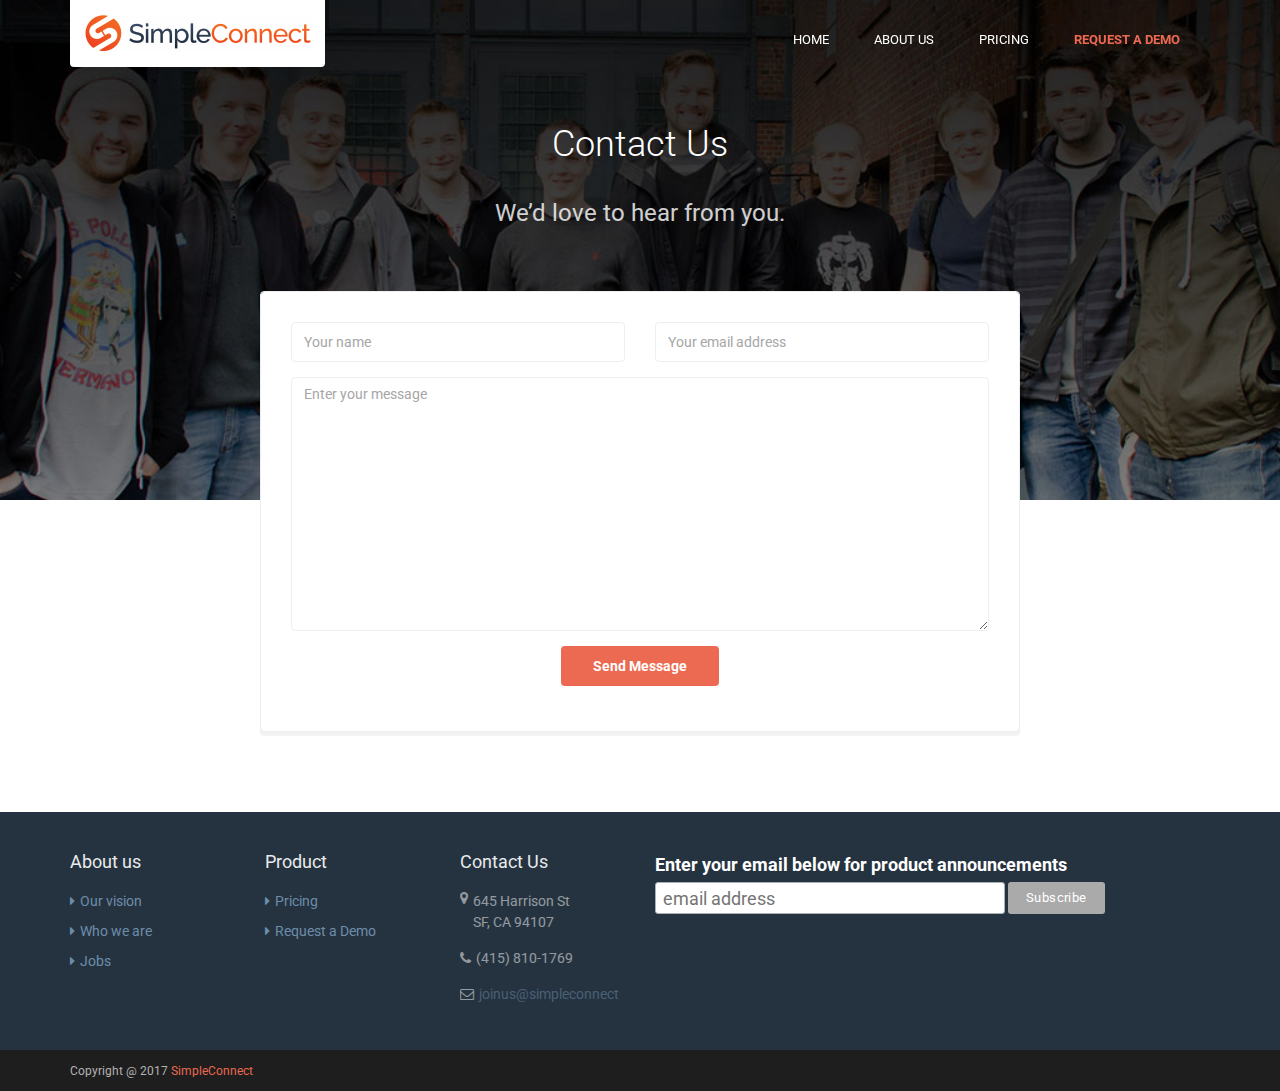
<file: contact.html>
<!DOCTYPE html>
<!--[if IE 8]> <html lang="en" class="ie8"> <![endif]-->  
<!--[if IE 9]> <html lang="en" class="ie9"> <![endif]-->  
<!--[if !IE]><!--> <html lang="en"> <!--<![endif]-->  
<head>
    <title>SimpleConnect: Contact Us</title>
    <!-- Meta -->
    <meta charset="utf-8">
    <meta http-equiv="X-UA-Compatible" content="IE=edge">
    <meta name="viewport" content="width=device-width, initial-scale=1.0">
    <meta name="description" content="">
    <meta name="author" content="">    
    <link rel="shortcut icon" href="favicon.ico">  
    <link rel="apple-touch-icon" sizes="180x180" href="/apple-touch-icon.png">
	<link rel="icon" type="image/png" href="/favicon-32x32.png" sizes="32x32">
	<link rel="icon" type="image/png" href="/favicon-16x16.png" sizes="16x16">
	<link rel="manifest" href="/manifest.json">
	<link rel="mask-icon" href="/safari-pinned-tab.svg" color="#ec6952">
	<meta name="theme-color" content="#ffffff"> 
	<link href='http://fonts.googleapis.com/css?family=Roboto:400,400italic,500,500italic,700,700italic,900,900italic,300italic,300' rel='stylesheet' type='text/css'> 
    <link href='http://fonts.googleapis.com/css?family=Roboto+Slab:400,700,300,100' rel='stylesheet' type='text/css'>
    <!-- Global CSS -->
    <link rel="stylesheet" href="assets/plugins/bootstrap/css/bootstrap.min.css">   
    <!-- Plugins CSS -->    
    <link rel="stylesheet" href="assets/plugins/font-awesome/css/font-awesome.css">
    <link rel="stylesheet" href="assets/plugins/flexslider/flexslider.css">
    <!-- Theme CSS -->
    <link id="theme-style" rel="stylesheet" href="assets/css/styles.css">
    <link rel="stylesheet" href="assets/css/custom.css">
    <link rel="stylesheet" href="assets/css/mailchimp.css">

    <!-- HTML5 shim and Respond.js for IE8 support of HTML5 elements and media queries -->
    <!--[if lt IE 9]>
      <script src="https://oss.maxcdn.com/html5shiv/3.7.2/html5shiv.min.js"></script>
      <script src="https://oss.maxcdn.com/respond/1.4.2/respond.min.js"></script>
    <![endif]-->
</head> 

<body class="contact-page">
    <div class="wrapper">
        <!-- ******HEADER****** --> 
        <header id="header" class="header navbar-fixed-top">  
            <div class="container">       
                <h1 class="logo">
                	<a href="/" title="Return to the homepage" id="logo"> 
            		<img src="/assets/images/logo.png" alt="SimpleConnect logo" />
					</a>
                </h1><!--//logo-->
                <nav class="main-nav navbar-right" role="navigation">
                    <div class="navbar-header">
                        <button class="navbar-toggle" type="button" data-toggle="collapse" data-target="#navbar-collapse">
                            <span class="sr-only">Toggle navigation</span>
                            <span class="icon-bar"></span>
                            <span class="icon-bar"></span>
                            <span class="icon-bar"></span>
                        </button><!--//nav-toggle-->
                    </div><!--//navbar-header-->
                    <div id="navbar-collapse" class="navbar-collapse collapse">
                    <ul class="nav navbar-nav">
                    	<li class="nav-item"><a href="/">Home</a></li>
                        <li class="nav-item"><a href="/about">About Us</a></li>
						<li class="nav-item"><a href="/eap">Pricing</a></li>
                        <li class="active nav-item"><a href="/contact">Request a Demo</a></li>                                                
                    </ul><!--//nav-->
                    </div><!--//navabr-collapse-->
                </nav><!--//main-nav-->                     
            </div><!--//container-->
        </header><!--//header-->
        
        <div class="headline-bg contact-headline-bg">
        </div><!--//headline-bg-->

        
        <!-- ******Contact Section****** --> 
        <section class="contact-section section section-on-bg">
            <div class="container">
                <h2 class="title text-center">Contact Us</h2>
                <p class="intro text-center">We’d love to hear from you. </p>
                <form id="contact-form" class="contact-form" method="post" action="http://formspree.io/jay.nath@simpleconnect.co">                    
                    <div class="row text-center">
                        <div class="contact-form-inner col-md-offset-2 col-sm-offset-0 xs-offset-0 col-xs-12 col-md-8">
                            <div class="row">                                                           
                                
                                <div class="form-group col-xs-12 col-sm-6">
                                    <label class="sr-only" for="cname">Your name</label>
                                    <input type="text" class="form-control" id="cname" name="name" placeholder="Your name" minlength="2" required>
                                </div>                    
                                <div class="form-group col-xs-12 col-sm-6">
                                    <label class="sr-only" for="cemail">Email address</label>
                                    <input type="email" class="form-control" id="cemail" name="email" placeholder="Your email address" required>
                                </div>
                                <div class="form-group col-xs-12">
                                    <label class="sr-only" for="cmessage">Your message</label>
                                    <textarea class="form-control" id="cmessage" name="message" placeholder="Enter your message" rows="12" required></textarea>
                                    <input type="text" name="_gotcha" style="display:none" />
                                </div>
                                 <div class="form-group col-xs-12">
                                    <button type="submit" class="btn btn-cta btn-cta-primary">Send Message</button>
                                    <input type="hidden" name="_next" value="/thanks.html" />
                                </div>                           
                            </div><!--//row-->
                        </div>
                    </div><!--//row-->
                    <div id="form-messages"></div>
                </form><!--//contact-form-->
            </div><!--//container-->
        </section><!--//contact-section-->
      <script>/*
        <!-- ******Other Contact Section****** --> 
        <section class="contact-other-section section">
            <div class="container text-center">
                <h2 class="title">Other ways to reach us</h2>
                <p class="intro">You can also get in touch lorem ipsum dolor sit amet. Donec ut massa consequat, bibendum metus pellentesque, pellentesque arcu. </p>
                <div class="row">
                    <ul class="other-info list-unstyled col-md-6 col-sm-10 col-xs-12 col-md-offset-3 col-sm-offset-1 xs-offset-0" >
                        <li><i class="fa fa-envelope-o"></i><a href="#">hello@yourwebsite.com</a></li>
                        <li><i class="fa fa-twitter"></i><a href="https://twitter.com/3rdwave_media" target="_blank">@3rdwave_themes</a></li>
                        <li><i class="fa fa-phone"></i><a href="tel:+0800123456">0800 123 456</a></li>
                        <li><i class="fa fa-map-marker"></i>Queen Square <br /> 56 College Green Road<br />BS1 XR18<br />Bristol<br />UK</li>
                    </ul>
                </div><!--//row-->
            </div><!--//container-->
        </section><!--//contact-other-section-->
        
        <!-- ******Map Section****** --> 
        <section class="map-section section">
            <div class="container text-center">
                <h2 class="title">How to find us</h2>
                <p class="intro">Pellentesque efficitur lobortis massa eu sodales. Morbi eu ipsum euismod felis commodo porttitor quis sit amet leo. Sed lacinia eu ipsum sit amet tempus.</p>
                <div class="gmap-wrapper">
                    <div class="gmap-wrapper" id="map">
                        <!--//You need to embed your own google map below-->
                        <!--//Ref: https://support.google.com/maps/answer/144361?co=GENIE.Platform%3DDesktop&hl=en -->
                        <iframe src="https://www.google.com/maps/embed?pb=!1m18!1m12!1m3!1d79444.64391671501!2d-0.21428374128957384!3d51.51972634746694!2m3!1f0!2f0!3f0!3m2!1i1024!2i768!4f13.1!3m3!1m2!1s0x4876045108e9cad3%3A0x6514817fa6d57c9!2sThe+Web+Kitchen!5e0!3m2!1sen!2suk!4v1469624353093" width="600" height="450" frameborder="0" style="border:0" allowfullscreen></iframe>
                    </div><!--//gmap-wrapper-->
                </div><!--//gmap-wrapper-->
            </div><!--//container-->
        </section><!--//map-section-->
        
        <!-- ******CTA Section****** -->
        <section id="cta-section" class="section cta-section text-center contact-cta-section">
            <div class="container">
               <h2 class="title">Ready to promote your product online?</h2>
               <p class="intro">More than <span class="counting">300,000</span> users are using Velocity</p>
               <p><a class="btn btn-cta btn-cta-primary" href="https://wrapbootstrap.com/theme/velocity-designed-for-products-WB0N38R04" target="_blank">Get Velocity Now</a></p>
            </div><!--//container-->
        </section><!--//cta-section-->
    </div><!--//wrapper-->
    */</script>
    <!-- ******FOOTER****** --> 
    <footer class="footer">
        <div class="footer-content">
            <div class="container">
                <div class="row">                    
                    <div class="footer-col links col-md-2 col-sm-4 col-xs-12">
                        <div class="footer-col-inner">
                            <h3 class="title">About us</h3>
                            <ul class="list-unstyled">
                                <li><a href="/about"><i class="fa fa-caret-right"></i>Our vision</a></li>
                                <li><a href="/about#team"><i class="fa fa-caret-right"></i>Who we are</a></li>
                                <li><a href="/about#jobs"><i class="fa fa-caret-right"></i>Jobs</a></li>
                            </ul>
                        </div><!--//footer-col-inner-->
                    </div><!--//foooter-col-->    
                    <div class="footer-col links col-md-2 col-sm-4 col-xs-12">
                        <div class="footer-col-inner">
                            <h3 class="title">Product</h3>
                            <ul class="list-unstyled">
                                <li><a href="/eap"><i class="fa fa-caret-right"></i>Pricing</a></li>
                                <li><a href="/contact"><i class="fa fa-caret-right"></i>Request a Demo</a></li>
                            </ul>
                        </div><!--//footer-col-inner-->
                    </div><!--//foooter-col-->              
                    <div class="footer-col links col-md-2 col-sm-4 col-xs-12 sm-break">
                        <div class="footer-col-inner">
                            <h3 class="title">Contact Us</h3>
 							<p class="adr clearfix">
                                <i class="fa fa-map-marker pull-left"></i>        
                                <span class="adr-group pull-left">       
                                    <span class="street-address">645 Harrison St</span><br>
                                    <span class="region">SF, CA 94107</span><br>
                                </span>
                            </p>
                            <p class="tel"><i class="fa fa-phone"></i>(415) 810-1769</p>
                            <p class="email"><i class="fa fa-envelope-o"></i><a href="mailto:joinus@simpleconnect.co?Subject=Hello">joinus@simpleconnect</a></p>                         
                        </div><!--//footer-col-inner-->            
                    </div><!--//foooter-col-->   
                    <div class="footer-col connect col-md-6 col-sm-12 col-xs-12">
                        <div class="footer-col-inner">
                            <!-- Begin MailChimp Signup Form -->
					<div id="mc_embed_signup">
						<form action="//simpleconnect.us14.list-manage.com/subscribe/post?u=096c3564d9dfba2648e526782&amp;id=bb0924dfda" method="post" id="mc-embedded-subscribe-form" name="mc-embedded-subscribe-form" class="validate" target="_blank" novalidate>
    					<div id="mc_embed_signup_scroll">
							<label for="mce-EMAIL">Enter your email below for product announcements</label>
							<input type="email" value="" name="EMAIL" class="email" id="mce-EMAIL" placeholder="email address" required>
    						<!-- real people should not fill this in and expect good things - do not remove this or risk form bot signups-->
    						<div style="position: absolute; left: -5000px;" aria-hidden="true"><input type="text" name="b_096c3564d9dfba2648e526782_bb0924dfda" tabindex="-1" value=""></div>
    						<div class="clear"><input type="submit" value="Subscribe" name="subscribe" id="mc-embedded-subscribe" class="button"></div>
    					</div>
						</form>
					</div>
						<!--End mc_embed_signup-->
						<!--//subscription-form-->
                        </div><!--//footer-col-inner-->
                    </div><!--//foooter-col-->
                    <div class="clearfix"></div> 
                </div><!--//row-->
            </div><!--//container-->
        </div><!--//footer-content-->
        <div class="bottom-bar">
            <div class="container">
                <small class="copyright">Copyright @ 2017 <a href="http://simpleconnect.co" target="_blank">SimpleConnect</a></small>  
            </div><!--//container-->
        </div><!--//bottom-bar-->
    </footer><!--//footer-->
    
    <!-- *****CONFIGURE STYLE****** -->  
    <script>/*
    <div class="config-wrapper">
        <div class="config-wrapper-inner">
            <a id="config-trigger" class="config-trigger" href="#"><i class="fa fa-cog"></i></a>
            <div id="config-panel" class="config-panel">
                <h5>Choose Colour</h5>
                <ul id="color-options" class="list-unstyled list-inline">
                    <li class="theme-1 active" ><a data-style="assets/css/styles.css" href="#"></a></li>
                    <li class="theme-2"><a data-style="assets/css/styles-2.css" href="#"></a></li>
                    <li class="theme-3"><a data-style="assets/css/styles-3.css" href="#"></a></li>
                    <li class="theme-4"><a data-style="assets/css/styles-4.css" href="#"></a></li>                   
                    <li class="theme-5"><a data-style="assets/css/styles-5.css" href="#"></a></li>                     
                    <li class="theme-6"><a data-style="assets/css/styles-6.css" href="#"></a></li>
                    <li class="theme-7"><a data-style="assets/css/styles-7.css" href="#"></a></li>
                    <li class="theme-8"><a data-style="assets/css/styles-8.css" href="#"></a></li>                    
                    <li class="theme-9"><a data-style="assets/css/styles-9.css" href="#"></a></li>
                    <li class="theme-10"><a data-style="assets/css/styles-10.css" href="#"></a></li>
                </ul><!--//color-options-->
                <a id="config-close" class="close" href="#"><i class="fa fa-times-circle"></i></a>
            </div><!--//configure-panel-->
        </div><!--//config-wrapper-inner-->
    </div>
    */</script>
    <!--//config-wrapper-->
     <!--//google-analytics-->
    <script>
  (function(i,s,o,g,r,a,m){i['GoogleAnalyticsObject']=r;i[r]=i[r]||function(){
  (i[r].q=i[r].q||[]).push(arguments)},i[r].l=1*new Date();a=s.createElement(o),
  m=s.getElementsByTagName(o)[0];a.async=1;a.src=g;m.parentNode.insertBefore(a,m)
  })(window,document,'script','https://www.google-analytics.com/analytics.js','ga');

  ga('create', 'UA-86927115-2', 'auto');
  ga('send', 'pageview');

	</script>
    <!--//google-analytics--> 

    <!-- Javascript -->          
    <script type="text/javascript" src="assets/plugins/jquery-1.12.3.min.js"></script>
    <script type="text/javascript" src="assets/plugins/bootstrap/js/bootstrap.min.js"></script> 
    <script type="text/javascript" src="assets/plugins/bootstrap-hover-dropdown.min.js"></script>
    <script type="text/javascript" src="assets/plugins/back-to-top.js"></script>
    <script type="text/javascript" src="assets/plugins/jquery-placeholder/jquery.placeholder.js"></script>
    <script type="text/javascript" src="assets/plugins/FitVids/jquery.fitvids.js"></script>
    <script type="text/javascript" src="assets/plugins/flexslider/jquery.flexslider-min.js"></script> 
    
    <!-- contact page specific js starts -->
    <script type="text/javascript" src="assets/plugins/jquery.validate.min.js"></script>       
    <script type="text/javascript" src="http://maps.google.com/maps/api/js?sensor=true"></script> 
    <script type="text/javascript" src="assets/js/contact.js"></script>  
    <!-- contact page specific js ends-->  
      
    <script type="text/javascript" src="assets/js/main.js"></script>
    
            
</body>
</html>
</file>
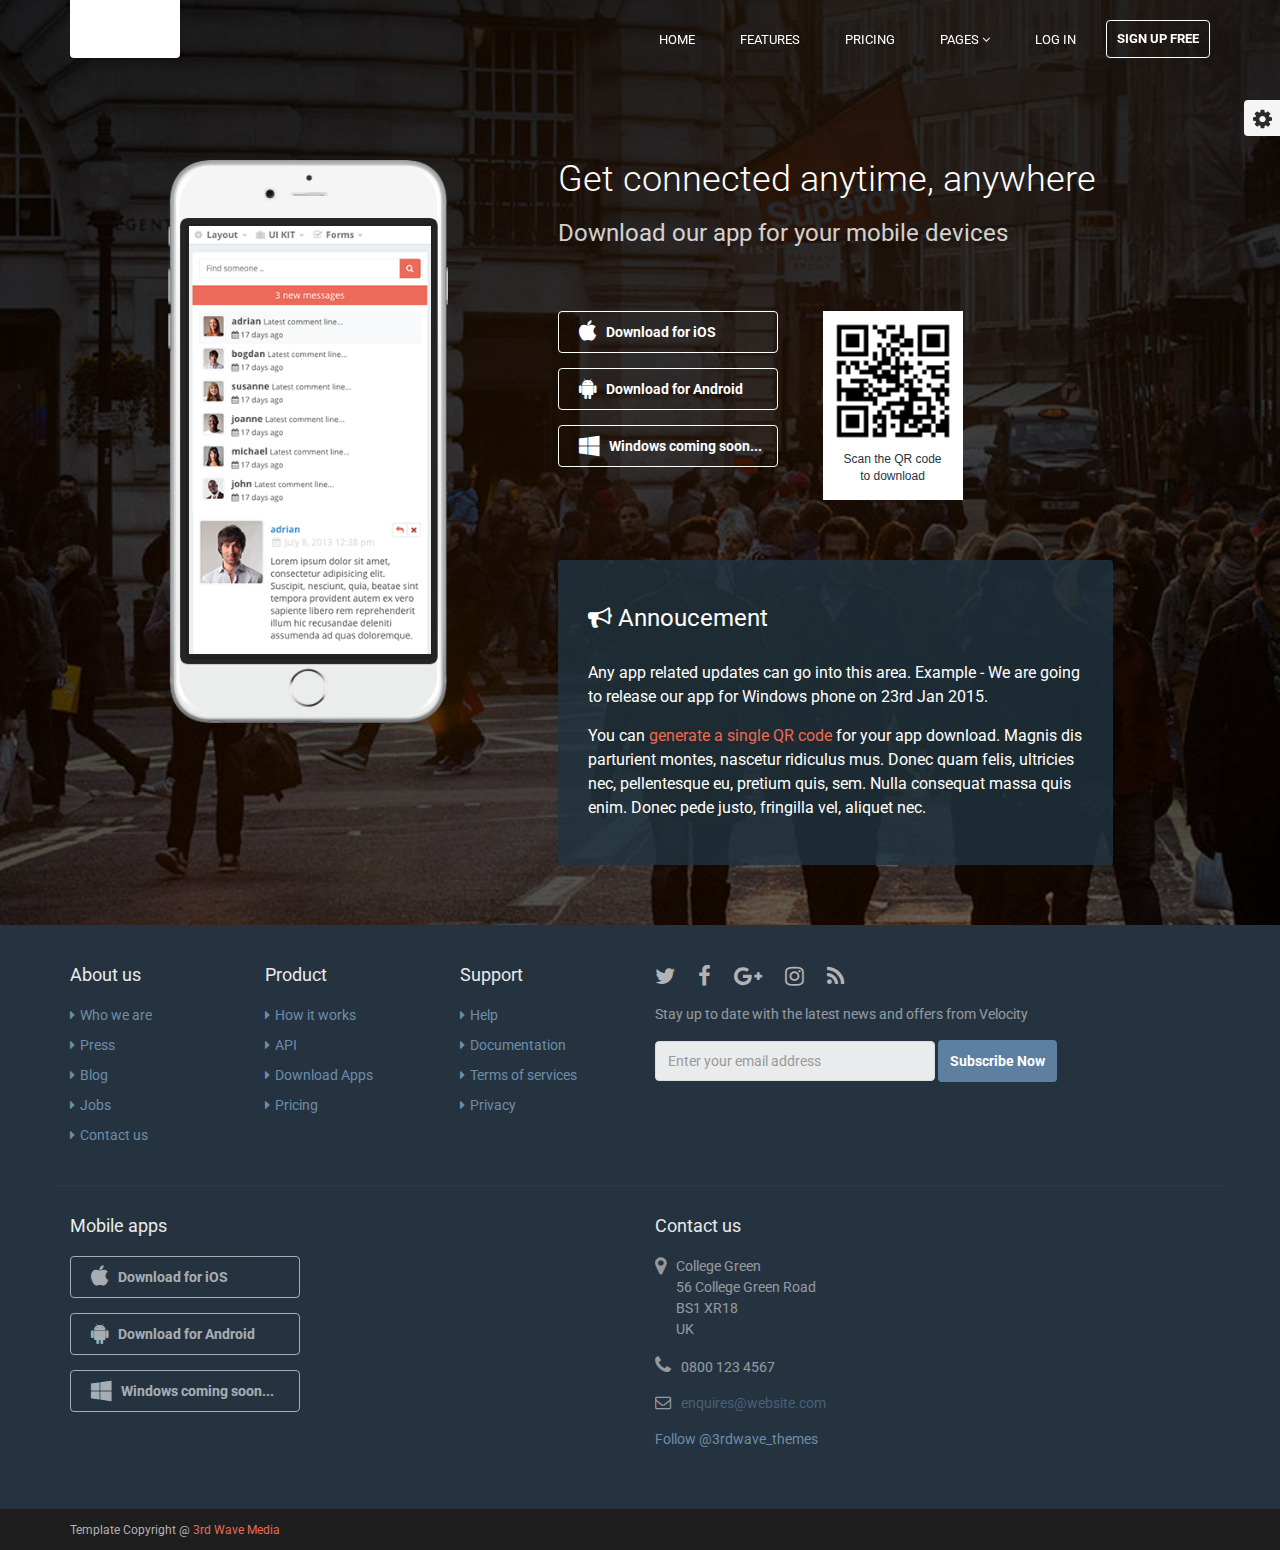
<file: download.html>
<!DOCTYPE html>
<!--[if IE 8]> <html lang="en" class="ie8"> <![endif]-->  
<!--[if IE 9]> <html lang="en" class="ie9"> <![endif]-->  
<!--[if !IE]><!--> <html lang="en"> <!--<![endif]-->  
<head>
    <title>Responsive website template for products</title>
    <!-- Meta -->
    <meta charset="utf-8">
    <meta http-equiv="X-UA-Compatible" content="IE=edge">
    <meta name="viewport" content="width=device-width, initial-scale=1.0">
    <meta name="description" content="">
    <meta name="author" content="">    
    <link rel="shortcut icon" href="favicon.ico">  
    <link href='http://fonts.googleapis.com/css?family=Roboto:400,400italic,500,500italic,700,700italic,900,900italic,300italic,300' rel='stylesheet' type='text/css'> 
    <link href='http://fonts.googleapis.com/css?family=Roboto+Slab:400,700,300,100' rel='stylesheet' type='text/css'>
    <!-- Global CSS -->
    <link rel="stylesheet" href="assets/plugins/bootstrap/css/bootstrap.min.css">   
    <!-- Plugins CSS -->    
    <link rel="stylesheet" href="assets/plugins/font-awesome/css/font-awesome.css">
    <link rel="stylesheet" href="assets/plugins/flexslider/flexslider.css">
    <!-- Theme CSS -->
    <link id="theme-style" rel="stylesheet" href="assets/css/styles.css">
    <!-- HTML5 shim and Respond.js for IE8 support of HTML5 elements and media queries -->
    <!--[if lt IE 9]>
      <script src="https://oss.maxcdn.com/html5shiv/3.7.2/html5shiv.min.js"></script>
      <script src="https://oss.maxcdn.com/respond/1.4.2/respond.min.js"></script>
    <![endif]-->
</head> 

<body class="download-page">   
    <!-- ******HEADER****** --> 
    <header id="header" class="header navbar-fixed-top">  
        <div class="container">       
            <h1 class="logo">
                <a href="index.html"><span class="logo-icon"></span><span class="text">Velocity</span></a>
            </h1><!--//logo-->
            <nav class="main-nav navbar-right" role="navigation">
                <div class="navbar-header">
                    <button class="navbar-toggle" type="button" data-toggle="collapse" data-target="#navbar-collapse">
                        <span class="sr-only">Toggle navigation</span>
                        <span class="icon-bar"></span>
                        <span class="icon-bar"></span>
                        <span class="icon-bar"></span>
                    </button><!--//nav-toggle-->
                </div><!--//navbar-header-->
                <div id="navbar-collapse" class="navbar-collapse collapse">
                    <ul class="nav navbar-nav">
                        <li class="nav-item"><a href="index.html">Home</a></li>
                        <li class="nav-item"><a href="features.html">Features</a></li>
                        <li class="nav-item"><a href="pricing.html">Pricing</a></li>
                        <li class="nav-item dropdown">
                            <a class="dropdown-toggle" data-toggle="dropdown" data-hover="dropdown" data-delay="0" data-close-others="false" href="#">Pages <i class="fa fa-angle-down"></i></a>
                            <ul class="dropdown-menu">
                                <li><a href="download.html">Download Apps</a></li>
                                <li><a href="blog.html">Blog</a></li>
                                <li><a href="blog-single.html">Blog Single</a></li>
                                <li><a href="blog-category.html">Blog Category</a></li>
                                <li><a href="blog-archive.html">Blog Archive</a></li>
                                <li><a href="about.html">About Us</a></li>
                                <li><a href="contact.html">Contact</a></li>                   
                            </ul>                            
                        </li><!--//dropdown-->                         
                        <li class="nav-item"><a href="login.html">Log in</a></li>
                        <li class="nav-item nav-item-cta last"><a class="btn btn-cta btn-cta-secondary" href="signup.html">Sign Up Free</a></li>
                    </ul><!--//nav-->
                </div><!--//navabr-collapse-->
            </nav><!--//main-nav-->         
        </div><!--//container-->
    </header><!--//header-->  
    
    <div class="headline-bg">
    </div><!--//headline-bg-->      
    
    <!-- ******Apps Section****** --> 
    <section class="apps-section section section-on-bg">
        <div class="container">
            <div class="row">
                <div class="content-area col-md-push-5 col-sm-push-6 col-xs-push-0 col-xs-12 col-sm-6">
                    <div class="download-area">
                        <h2 class="title">Get connected anytime, anywhere</h2>
                        <p class="intro">Download our app for your mobile devices</p>
                        <ul class="list-unstyled download-list">
                            <li><a class="btn btn-ghost" href="#"><i class="fa fa-apple"></i><span class="text">Download for iOS</span> </a></li>
                            <li><a class="btn btn-ghost" href="#"><i class="fa fa-android"></i><span class="text">Download for Android</span></a></li>
                            <li><a class="btn btn-ghost" href="#"><i class="fa fa-windows"></i><span class="text">Windows coming soon...</span></a></li>
                        </ul>
                        <!--//Only show QR code on desktop -->
                        <div class="qrcode-holder hidden-sm hidden-xs text-center">                      
                            <figure class="qrcode">
                                <img class="img-responsive" src="assets/images/mobile/QR-code.png" alt="QR code" />
                                <figcaption class="caption">Scan the QR code<br /> to download</figcaption>
                            </figure><!--//qrcode-->
                        </div>
                    </div><!--//download-area-->
                    <div class="info">
                        <div class="info-inner">
                            <h3 class="title"><i class="fa fa-bullhorn"></i> Annoucement</h3>
                            <p>Any app related updates can go into this area. Example - We are going to release our app for Windows phone on 23rd Jan 2015.</p>
                            <p>You can <a href="http://www.appqr.mobi/" target="_blank">generate a single QR code</a> for your app download. Magnis dis parturient montes, nascetur ridiculus mus. Donec quam felis, ultricies nec, pellentesque eu, pretium quis, sem. Nulla consequat massa quis enim. Donec pede justo, fringilla vel, aliquet nec.</p>
                            
                        </div>
                    </div>
                </div><!--//content-area-->    
                <div class="phone-holder-wrapper col-md-4 col-sm-5 col-xs-12 col-md-offset-1 col-sm-offset-1 col-xs-offste-0 col-md-pull-6 col-sm-pull-6 col-xs-pull-0">
                    <div class="phone-holder">
                        <img class="screenshot" src="assets/images/mobile/screenshot.png" alt="" />
                    </div><!--//phone-holder--> 
                </div><!--//phone-holder-wrapper-->               
            </div><!--//row-->        
        </div><!--//container-->
    </section><!--//feature-video--> 


    <!-- ******FOOTER****** --> 
    <footer class="footer">
        <div class="footer-content">
            <div class="container">
                <div class="row">                    
                    <div class="footer-col links col-md-2 col-sm-4 col-xs-12">
                        <div class="footer-col-inner">
                            <h3 class="title">About us</h3>
                            <ul class="list-unstyled">
                                <li><a href="#"><i class="fa fa-caret-right"></i>Who we are</a></li>
                                <li><a href="#"><i class="fa fa-caret-right"></i>Press</a></li>
                                <li><a href="#"><i class="fa fa-caret-right"></i>Blog</a></li>
                                <li><a href="#"><i class="fa fa-caret-right"></i>Jobs</a></li>
                                <li><a href="#"><i class="fa fa-caret-right"></i>Contact us</a></li>
                            </ul>
                        </div><!--//footer-col-inner-->
                    </div><!--//foooter-col-->    
                    <div class="footer-col links col-md-2 col-sm-4 col-xs-12">
                        <div class="footer-col-inner">
                            <h3 class="title">Product</h3>
                            <ul class="list-unstyled">
                                <li><a href="#"><i class="fa fa-caret-right"></i>How it works</a></li>
                                <li><a href="#"><i class="fa fa-caret-right"></i>API</a></li>
                                <li><a href="#"><i class="fa fa-caret-right"></i>Download Apps</a></li>
                                <li><a href="#"><i class="fa fa-caret-right"></i>Pricing</a></li>
                            </ul>
                        </div><!--//footer-col-inner-->
                    </div><!--//foooter-col-->              
                    <div class="footer-col links col-md-2 col-sm-4 col-xs-12 sm-break">
                        <div class="footer-col-inner">
                            <h3 class="title">Support</h3>
                            <ul class="list-unstyled">
                                <li><a href="#"><i class="fa fa-caret-right"></i>Help</a></li>
                                <li><a href="#"><i class="fa fa-caret-right"></i>Documentation</a></li>
                                <li><a href="#"><i class="fa fa-caret-right"></i>Terms of services</a></li>
                                <li><a href="#"><i class="fa fa-caret-right"></i>Privacy</a></li>
                            </ul>
                        </div><!--//footer-col-inner-->            
                    </div><!--//foooter-col-->   
                    <div class="footer-col connect col-xs-12 col-md-6">
                        <div class="footer-col-inner">
                            <ul class="social list-inline">
                                <li><a href="https://twitter.com/3rdwave_themes" target="_blank"><i class="fa fa-twitter"></i></a></li>
                                <li><a href="#"><i class="fa fa-facebook"></i></a></li>
                                <li><a href="#"><i class="fa fa-google-plus"></i></a></li>
                                <li><a href="#"><i class="fa fa-instagram"></i></a></li>        
                                <li class="row-end"><a href="#"><i class="fa fa-rss"></i></a></li>             
                            </ul>
                            <div class="form-container">
                                <p class="intro">Stay up to date with the latest news and offers from Velocity</p>
                                <form class="signup-form navbar-form">
                                    <div class="form-group">
                                        <input type="text" class="form-control" placeholder="Enter your email address">
                                    </div>   
                                    <button type="submit" class="btn btn-cta btn-cta-primary">Subscribe Now</button>                                 
                                </form>                               
                            </div><!--//subscription-form-->
                        </div><!--//footer-col-inner-->
                    </div><!--//foooter-col-->
                    <div class="clearfix"></div> 
                </div><!--//row-->
                <div class="row has-divider">
                    <div class="footer-col download col-xs-12 col-md-6">
                        <div class="footer-col-inner">
                            <h3 class="title">Mobile apps</h3>
                            <ul class="list-unstyled download-list">
                                <li><a class="btn btn-ghost" href="#"><i class="fa fa-apple"></i><span class="text">Download for iOS</span> </a></li>
                                <li><a class="btn btn-ghost" href="#"><i class="fa fa-android"></i><span class="text">Download for Android</span></a></li>
                                <li><a class="btn btn-ghost" href="#"><i class="fa fa-windows"></i><span class="text">Windows coming soon...</span></a></li>
                            </ul>
                        </div><!--//footer-col-inner-->
                    </div><!--//download-->
                    <div class="footer-col contact col-xs-12 col-md-6">
                        <div class="footer-col-inner">
                            <h3 class="title">Contact us</h3>                          
                            <p class="adr clearfix">
                                <i class="fa fa-map-marker pull-left"></i>        
                                <span class="adr-group pull-left">       
                                    <span class="street-address">College Green</span><br>
                                    <span class="region">56 College Green Road</span><br>
                                    <span class="postal-code">BS1 XR18</span><br>
                                    <span class="country-name">UK</span>
                                </span>
                            </p>
                            <p class="tel"><i class="fa fa-phone"></i>0800 123 4567</p>
                            <p class="email"><i class="fa fa-envelope-o"></i><a href="#">enquires@website.com</a></p> 
                            <a href="https://twitter.com/3rdwave_themes" class="twitter-follow-button" data-show-count="false">Follow @3rdwave_themes</a>
<script>!function(d,s,id){var js,fjs=d.getElementsByTagName(s)[0],p=/^http:/.test(d.location)?'http':'https';if(!d.getElementById(id)){js=d.createElement(s);js.id=id;js.src=p+'://platform.twitter.com/widgets.js';fjs.parentNode.insertBefore(js,fjs);}}(document, 'script', 'twitter-wjs');</script>                        
                        </div><!--//footer-col-inner-->
                    </div><!--//contact-->
                </div>
            </div><!--//container-->
        </div><!--//footer-content-->
        <div class="bottom-bar">
            <div class="container">
                <small class="copyright">Template Copyright @ <a href="http://themes.3rdwavemedia.com/" target="_blank">3rd Wave Media</a></small>                
            </div><!--//container-->
        </div><!--//bottom-bar-->
    </footer><!--//footer-->
    
    <!-- *****CONFIGURE STYLE****** -->  
    <div class="config-wrapper">
        <div class="config-wrapper-inner">
            <a id="config-trigger" class="config-trigger" href="#"><i class="fa fa-cog"></i></a>
            <div id="config-panel" class="config-panel">
                <h5>Choose Colour</h5>
                <ul id="color-options" class="list-unstyled list-inline">
                    <li class="theme-1 active" ><a data-style="assets/css/styles.css" href="#"></a></li>
                    <li class="theme-2"><a data-style="assets/css/styles-2.css" href="#"></a></li>
                    <li class="theme-3"><a data-style="assets/css/styles-3.css" href="#"></a></li>
                    <li class="theme-4"><a data-style="assets/css/styles-4.css" href="#"></a></li>                   
                    <li class="theme-5"><a data-style="assets/css/styles-5.css" href="#"></a></li>                     
                    <li class="theme-6"><a data-style="assets/css/styles-6.css" href="#"></a></li>
                    <li class="theme-7"><a data-style="assets/css/styles-7.css" href="#"></a></li>
                    <li class="theme-8"><a data-style="assets/css/styles-8.css" href="#"></a></li>                    
                    <li class="theme-9"><a data-style="assets/css/styles-9.css" href="#"></a></li>
                    <li class="theme-10"><a data-style="assets/css/styles-10.css" href="#"></a></li>
                </ul><!--//color-options-->
                <a id="config-close" class="close" href="#"><i class="fa fa-times-circle"></i></a>
            </div><!--//configure-panel-->
        </div><!--//config-wrapper-inner-->
    </div><!--//config-wrapper-->
 
    <!-- Javascript -->          
    <script type="text/javascript" src="assets/plugins/jquery-1.12.3.min.js"></script>
    <script type="text/javascript" src="assets/plugins/bootstrap/js/bootstrap.min.js"></script> 
    <script type="text/javascript" src="assets/plugins/bootstrap-hover-dropdown.min.js"></script>
    <script type="text/javascript" src="assets/plugins/back-to-top.js"></script>
    <script type="text/javascript" src="assets/plugins/jquery-placeholder/jquery.placeholder.js"></script>
    <script type="text/javascript" src="assets/plugins/FitVids/jquery.fitvids.js"></script>  
    <script type="text/javascript" src="assets/plugins/flexslider/jquery.flexslider-min.js"></script> 
    <script type="text/javascript" src="assets/js/main.js"></script>
    
            
</body>
</html>
</file>
<file: assets/css/styles.css>
/*   
 * Template Name: Velocity - Responsive Website Template for Products
 * Version: 1.6
 * Author: Xiaoying Riley at 3rd Wave Media
 * Website: http://themes.3rdwavemedia.com/
 * Twitter: @3rdwave_themes
*/
/* ======= Base ======= */
body {
  font-family: 'Roboto', arial, sans-serif;
  color: #444;
  font-size: 16px;
  -webkit-font-smoothing: antialiased;
  -moz-osx-font-smoothing: grayscale;
}
p {
  margin-bottom: 15px;
  line-height: 1.5;
}
a {
  color: #ec6952;
  -webkit-transition: all 0.4s ease-in-out;
  -moz-transition: all 0.4s ease-in-out;
  -ms-transition: all 0.4s ease-in-out;
  -o-transition: all 0.4s ease-in-out;
}
a:hover {
  text-decoration: underline;
  color: #e74124;
}
a:focus {
  text-decoration: none;
}
.btn,
a.btn {
  -webkit-transition: all 0.4s ease-in-out;
  -moz-transition: all 0.4s ease-in-out;
  -ms-transition: all 0.4s ease-in-out;
  -o-transition: all 0.4s ease-in-out;
  font-weight: bold;
}
.btn .fa,
a.btn .fa {
  color: #fff;
  margin-right: 5px;
}
a.btn-cta,
.btn-cta {
  padding: 8px 30px;
}
a.btn-cta-primary,
.btn-cta-primary {
  background: #ec6952;
  border: 2px solid #ec6952;
  color: #fff;
}
a.btn-cta-primary:hover,
.btn-cta-primary:hover {
  background: #e9553b;
  border: 2px solid #e9553b;
  color: #fff;
}
a.btn-cta-secondary,
.btn-cta-secondary {
  background: none;
  border: 2px solid #ec6952;
  color: #ec6952;
}
a.btn-cta-secondary:hover,
.btn-cta-secondary:hover {
  background: #ec6952;
  border: 2px solid #ec6952;
  color: #fff;
}
a.btn-ghost,
.btn-ghost {
  background: none;
  border: 1px solid #fff;
  color: #fff !important;
  padding: 8px 20px;
  vertical-align: middle;
}
a.btn-ghost:hover,
.btn-ghost:hover {
  background: #4a6781;
  border: 1px solid #4a6781;
  color: #fff;
}
a.btn-ghost .fa,
.btn-ghost .fa {
  margin-right: 10px;
  font-size: 22px;
}
a.btn-ghost .text,
.btn-ghost .text {
  position: relative;
  top: -2px;
}
.highlight {
  color: #ec6952;
}
.form-control {
  -webkit-box-shadow: none;
  -moz-box-shadow: none;
  box-shadow: none;
  height: 40px;
  border-color: #eee;
}
.form-control::-webkit-input-placeholder {
  /* WebKit browsers */
  color: #a6a6a6;
}
.form-control:-moz-placeholder {
  /* Mozilla Firefox 4 to 18 */
  color: #a6a6a6;
}
.form-control::-moz-placeholder {
  /* Mozilla Firefox 19+ */
  color: #a6a6a6;
}
.form-control:-ms-input-placeholder {
  /* Internet Explorer 10+ */
  color: #a6a6a6;
}
.form-control:focus {
  border-color: #e1e1e1;
  -webkit-box-shadow: none;
  -moz-box-shadow: none;
  box-shadow: none;
}
.text-highlight {
  color: #952410;
}
input[type="text"],
input[type="email"],
input[type="password"],
input[type="submit"],
input[type="button"],
textarea,
select {
  appearance: none;
  /* for mobile safari */
  -webkit-appearance: none;
}
#topcontrol {
  background: #5d80a1;
  color: #fff;
  text-align: center;
  display: inline-block;
  width: 35px;
  height: 35px;
  border: none;
  -webkit-border-radius: 50%;
  -moz-border-radius: 50%;
  -ms-border-radius: 50%;
  -o-border-radius: 50%;
  border-radius: 50%;
  -moz-background-clip: padding;
  -webkit-background-clip: padding-box;
  background-clip: padding-box;
  -webkit-transition: all 0.4s ease-in-out;
  -moz-transition: all 0.4s ease-in-out;
  -ms-transition: all 0.4s ease-in-out;
  -o-transition: all 0.4s ease-in-out;
  z-index: 30;
}
#topcontrol:hover {
  background: #384d60;
}
#topcontrol .fa {
  position: relative;
  top: 3px;
  font-size: 25px;
}
.video-container iframe {
  max-width: 100%;
}
/* ======= Header ======= */
.header {
  color: #fff;
  width: 100%;
  position: relative;
  z-index: 40;
  height: 80px;
}
.header.scrolled {
  height: 80px;
  top: 0;
}
.header.scrolled .main-nav .nav .nav-item a {
  color: #666;
  -webkit-opacity: 1;
  -moz-opacity: 1;
  opacity: 1;
}
.header.scrolled .main-nav .nav .nav-item.nav-item-cta a.btn-cta-secondary {
  background: #ec6952;
  border-color: #ec6952;
}
.header.scrolled .main-nav .nav .dropdown-menu a {
  color: #fff;
}
.header h1.logo {
  font-family: "Roboto Slab", arial, sans-serif;
  margin-top: 0;
  margin-bottom: 0;
  font-weight: bold;
  font-size: 15px;
  float: left;
}
.header h1.logo a {
  color: #fff;
  padding: 15px 15px;
  display: inline-block;
  text-align: center;
  line-height: 1.4;
  max-width: 155px;
  background: #fff;
  -webkit-border-top-right-radius: 0;
  -webkit-border-bottom-right-radius: 4px;
  -webkit-border-bottom-left-radius: 4px;
  -webkit-border-top-left-radius: 0;
  -moz-border-radius-topright: 0;
  -moz-border-radius-bottomright: 4px;
  -moz-border-radius-bottomleft: 4px;
  -moz-border-radius-topleft: 0;
  border-top-right-radius: 0;
  border-bottom-right-radius: 4px;
  border-bottom-left-radius: 4px;
  border-top-left-radius: 0;
  -moz-background-clip: padding;
  -webkit-background-clip: padding-box;
  background-clip: padding-box;
  -webkit-transition: color 0.4s ease-in-out;
  -moz-transition: color 0.4s ease-in-out;
  -ms-transition: color 0.4s ease-in-out;
  -o-transition: color 0.4s ease-in-out;
  position: relative;
  font-size: 20px;
}
.header h1.logo a:hover {
  text-decoration: none;
}
.header h1.logo .logo-title {
  vertical-align: middle;
  line-height: 1.6;
}
.header .main-nav {
  margin-top: 15px;
}
.header .main-nav .navbar-toggle {
  margin-right: 0;
  margin-top: 0;
  background: none;
  position: absolute;
  right: 10px;
  top: 10px;
}
.header .main-nav .navbar-toggle:focus {
  outline: none;
}
.header .main-nav .navbar-toggle .icon-bar {
  background-color: rgba(255, 255, 255, 0.6);
  height: 3px;
}
.header .main-nav .navbar-toggle:hover .icon-bar {
  background-color: #fff;
}
.header .main-nav .nav .nav-item {
  font-weight: normal;
  text-transform: uppercase;
  font-size: 13px;
  margin-right: 15px;
}
.header .main-nav .nav .nav-item.active a {
  color: #ec6952;
  background: none;
  font-weight: bold;
}
.header .main-nav .nav .nav-item.nav-item-cta a.btn-cta-secondary {
  border: 1px solid #fff;
  color: #fff;
  padding: 8px 10px;
  margin-top: 5px;
  font-size: 13px;
}
.header .main-nav .nav .nav-item.nav-item-cta a.btn-cta-secondary:hover {
  border: 1px solid #ec6952;
  background: #ec6952;
}
.header .main-nav .nav .nav-item a {
  color: #fff;
}
.header .main-nav .nav .nav-item a:hover {
  color: #ec6952;
  background: none;
}
.header .main-nav .nav .nav-item a:focus {
  outline: none;
  background: none;
}
.header .main-nav .nav .nav-item a:active {
  outline: none;
  background: none;
}
.header .main-nav .nav .nav-item.active {
  color: #ec6952;
}
.header .main-nav .nav .nav-item.last {
  margin-right: 0;
}
.header .main-nav .nav.active {
  position: relative;
}
.header .main-nav .nav.active > a {
  background: #e74124;
  color: #fff;
  color: rgba(255, 255, 255, 0.8);
}
.header .main-nav .nav.active > a:before {
  content: "\f0d8";
  position: absolute;
  bottom: -8px;
  left: 0;
  text-align: center;
  font-family: FontAwesome;
  display: block;
  font-size: 12px;
  width: 100%;
}
.header .main-nav .nav.active > a.dropdown-toggle:before {
  display: none;
}
.header .main-nav .nav.open a {
  background: none;
}
.header .main-nav .nav .dropdown-menu {
  -webkit-border-radius: 4px;
  -moz-border-radius: 4px;
  -ms-border-radius: 4px;
  -o-border-radius: 4px;
  border-radius: 4px;
  -moz-background-clip: padding;
  -webkit-background-clip: padding-box;
  background-clip: padding-box;
  margin: 0;
  border: none;
  text-transform: none;
  min-width: 180px;
  background: #253340;
}
.header .main-nav .nav .dropdown-menu:before {
  content: "";
  display: block;
  width: 0;
  height: 0;
  border-left: 10px solid transparent;
  border-right: 10px solid transparent;
  border-bottom: 10px solid #253340;
  position: absolute;
  right: 30px;
  top: -10px;
}
.header .main-nav .nav .dropdown-menu a {
  border-bottom: 1px solid #212e3a;
  padding: 8px 20px;
  color: #fff;
  -webkit-opacity: 1;
  -moz-opacity: 1;
  opacity: 1;
}
.header .main-nav .nav .dropdown-menu a:hover {
  background: #2e4050;
  color: #fff;
}
/* Override bootstrap default */
.nav .open > a,
.nav .open > a:hover,
.nav .open > a:focus {
  background: none;
}
/* ======= Headline Background & Slideshow ======= */
.bg-slider-wrapper {
  content: "";
  position: absolute;
  width: 100%;
  top: 0;
  left: 0;
  height: 780px;
  background: #373737;
}
.bg-slider-wrapper .flexslider {
  margin: 0;
  -webkit-box-shadow: none;
  -moz-box-shadow: none;
  box-shadow: none;
  border: none;
  -webkit-border-radius: 0;
  -moz-border-radius: 0;
  -ms-border-radius: 0;
  -o-border-radius: 0;
  border-radius: 0;
  -moz-background-clip: padding;
  -webkit-background-clip: padding-box;
  background-clip: padding-box;
}
.bg-slider-wrapper .flexslider .slide {
  display: block;
  height: 780px;
}
.bg-slider-wrapper .flexslider .slide.slide-1 {
  background: #253340 url('../images/background/bg-header-1.jpg') no-repeat 50% top;
  -webkit-background-size: cover;
  -moz-background-size: cover;
  -o-background-size: cover;
  background-size: cover;
}
.bg-slider-wrapper .flexslider .slide.slide-2 {
  background: #253340 url('../images/background/bg-header-2.jpg') no-repeat 50% top;
  -webkit-background-size: cover;
  -moz-background-size: cover;
  -o-background-size: cover;
  background-size: cover;
}
.bg-slider-wrapper .flexslider .slide.slide-3 {
  background: #253340 url('../images/background/bg-header-3.jpg') no-repeat 50% top;
  -webkit-background-size: cover;
  -moz-background-size: cover;
  -o-background-size: cover;
  background-size: cover;
}
.bg-slider-wrapper .flexslider .flex-control-nav {
  z-index: 30;
  bottom: 30px;
  position: relative;
}
.bg-slider-wrapper .flexslider .flex-control-nav li a {
  background: #999;
}
.bg-slider-wrapper .flexslider .flex-control-nav li a.flex-active {
  background: #bfbfbf;
}
.headline-bg {
  position: absolute;
  width: 100%;
  top: 0;
  left: 0;
  height: 500px;
  background: #253340 url('../images/background/bg-header-small-1.jpg') no-repeat 50% top;
  -webkit-background-size: cover;
  -moz-background-size: cover;
  -o-background-size: cover;
  background-size: cover;
}
.headline-bg.pricing-headline-bg {
  background-image: url('../images/background/bg-header-small-2.jpg');
}
.headline-bg.contact-headline-bg {
  background-image: url('../images/background/bg-header-small-3.jpg');
}
.headline-bg.about-headline-bg {
  background-image: url('../images/background/bg-header-small-4.jpg');
}
/* ======= Promo ======= */
.promo {
  padding-top: 120px;
  position: relative;
  color: #fff;
  margin-bottom: 80px;
  height: 620px;
  z-index: 10;
}
.promo .title {
  font-size: 46px;
  margin-bottom: 20px;
  margin-top: 0;
  font-weight: 700;
  text-shadow: 0 1px 1px rgba(0, 0, 0, 0.5);
}
.promo.section .intro {
  max-width: 600px;
  margin: 0 auto;
  margin-bottom: 30px;
}
.promo .btn-cta {
  font-size: 18px;
}
.promo .btn-link {
  color: #fff;
  font-weight: bold;
  text-transform: uppercase;
  font-size: 12px;
  -webkit-opacity: 0.7;
  -moz-opacity: 0.7;
  opacity: 0.7;
  text-decoration: none;
}
.promo .btn-link:hover {
  -webkit-opacity: 1;
  -moz-opacity: 1;
  opacity: 1;
  text-decoration: none;
}
.promo .btn-link:focus {
  outline: none;
}
.promo .btn-link .fa {
  margin-right: 5px;
  font-size: 18px;
  position: relative;
  top: 2px;
}
/* ======= sections-wrapper ======= */
.sections-wrapper {
  background: #fff;
  z-index: 20;
  position: relative;
}
.section .intro {
  max-width: 700px;
  margin: 0 auto;
  margin-bottom: 60px;
  text-align: center;
  color: #666; 
  font-size: 24px;
}
.section-on-bg .title {
  color: #fff;
}
.section-on-bg .intro {
  color: #fff;
  -webkit-opacity: 0.8;
  -moz-opacity: 0.8;
  opacity: 0.8;
}
/* ======= Why ======= */
.why {
  padding-top: 80px;
  padding-bottom: 80px;
}
.why .title {
  font-size: 36px;
  font-weight: 300;
  margin-top: 0;
}
.why .intro {
  color: #999;
  margin-bottom: 30px;
  font-size: 18px;
}
.why .item {
  padding: 90px 0;
  border-bottom: 1px solid #eee;
}
.why .item.last-item {
  border-bottom: none;
}
.why .item .title {
  font-size: 26px;
  color: #4a6781;
  margin-top: 0;
  margin-bottom: 15px;
}
.why .item .desc {
  margin-bottom: 60px;
}
.why .item .desc .fa {
  margin-right: 5px;
}
.why .item .quote {
  position: relative;
}
.why .item .quote .quote-profile {
  position: absolute;
  left: 0;
}
.why .item .quote .quote-content {
  margin-left: 90px;
  background: #f5f5f5;
  border-left: 4px solid #e8e8e8;
  -webkit-border-radius: 4px;
  -moz-border-radius: 4px;
  -ms-border-radius: 4px;
  -o-border-radius: 4px;
  border-radius: 4px;
  -moz-background-clip: padding;
  -webkit-background-clip: padding-box;
  background-clip: padding-box;
  font-size: 14px;
  padding: 15px;
}
.why .item .quote .quote-content:before {
  content: "";
  display: block;
  width: 0;
  height: 0;
  border-top: 10px solid transparent;
  border-bottom: 10px solid transparent;
  border-right: 10px solid #e8e8e8;
  position: absolute;
  left: 80px;
  top: 25px;
}
.why .item .quote blockquote {
  border-left: none;
  font-style: italic;
  color: #666;
  font-size: 16px;
  padding: 0;
  margin-bottom: 10px;
}
.why .item .quote .source {
  color: #999;
  font-size: 13px;
  margin-bottom: 0;
}
.why .item .quote .source a {
  color: #999;
}
.why .item .quote .source a:hover {
  color: #808080;
}
.why .figure {
  position: relative;
  text-align: center;
}
.why .figure .figure-caption {
  color: #b3b3b3;
  font-size: 13px;
  margin-top: 10px;
  text-align: center;
}
.why .figure .figure-caption a {
  color: #b3b3b3;
}
.why .figure .figure-caption a:hover {
  color: #ec6952;
}
.why .figure img {
  margin-left: auto;
  margin-right: auto;
}
.why .control {
  position: absolute;
  top: 120px;
  left: 50%;
  margin-left: -65px;
}
.why .control .play-trigger {
  color: #fff;
  background: rgba(0, 0, 0, 0.3);
  position: relative;
  width: 60px;
  height: 60px;
  border: 4px solid #fff;
  -webkit-border-radius: 50%;
  -moz-border-radius: 50%;
  -ms-border-radius: 50%;
  -o-border-radius: 50%;
  border-radius: 50%;
  -moz-background-clip: padding;
  -webkit-background-clip: padding-box;
  background-clip: padding-box;
  margin: 0 auto;
  text-align: center;
  -webkit-opacity: 0.9;
  -moz-opacity: 0.9;
  opacity: 0.9;
  -webkit-transition: all 0.4s ease-in-out;
  -moz-transition: all 0.4s ease-in-out;
  -ms-transition: all 0.4s ease-in-out;
  -o-transition: all 0.4s ease-in-out;
}
.why .control .play-trigger:active,
.why .control .play-trigger:focus {
  outline: none;
}
.why .control .play-trigger:hover {
  color: #fff;
  -webkit-opacity: 1;
  -moz-opacity: 1;
  opacity: 1;
  background: rgba(0, 0, 0, 0.6);
}
.why .control .play-trigger:hover .fa {
  cursor: pointer;
}
.why .control .play-trigger .fa {
  font-size: 26px;
  position: relative;
  left: 2px;
}
.why .feature-lead .title {
  font-weight: 300;
  font-size: 16px;
  margin-bottom: 15px;
}
/* ======= Testimonials ======= */
.testimonials {
  background: #f5f5f5;
  padding-top: 60px;
  padding-bottom: 120px;
}
.testimonials .carousel-indicators {
  bottom: -60px;
  z-index: auto;
}
.testimonials .carousel-indicators li {
  background: #ccc;
  border: none;
  margin: 1px;
}
.testimonials .carousel-indicators li.active {
  background: #f19180;
  border: none;
  width: 10px;
  height: 10px;
  margin: 1px;
}
.testimonials .title {
  font-size: 36px;
  font-weight: 300;
  margin-top: 0;
  margin-bottom: 60px;
}
.testimonials .item .profile {
  position: absolute;
  left: 0;
}
.testimonials .item .content {
  padding-left: 210px;
}
.testimonials .item blockquote {
  font-size: 20px;
  font-weight: 300;
  border-left: 0;
  padding: 0;
  position: relative;
}
.testimonials .item blockquote .fa {
  position: absolute;
  color: #ef7d69;
  font-size: 22px;
  left: -45px;
}
.testimonials .item .source {
  color: #ec6952;
}
.testimonials .item .source .title {
  font-size: 16px;
  color: #666;
}
/* ======= Press ======= */
.press {
  padding-top: 80px;
  padding-bottom: 80px;
}
.press .title {
  font-size: 36px;
  font-weight: 300;
  margin-top: 0;
  margin-bottom: 60px;
}
.press .press-list {
  margin-bottom: 15px;
  text-align: center;
}
.press .press-list.last {
  margin-bottom: 60px;
}
.press .press-list li {
  display: block;
  height: 80px;
}
.press .press-list li img {
  -webkit-opacity: 0.6;
  -moz-opacity: 0.6;
  opacity: 0.6;
}
.press .press-list li:hover img {
  -webkit-opacity: 1;
  -moz-opacity: 1;
  opacity: 1;
}
.press .press-lead .title {
  font-size: 18px;
  margin-bottom: 15px;
}
/* ======= cta-section ======= */
.cta-section {
  background: #253340 url('../images/background/bg-footer-1.jpg') no-repeat left top;
  background-size: cover;
  min-height: 420px;
  color: #fff;
  padding-top: 80px;
  border: none;
}
.cta-section.pricing-cta-section {
  background-image: url('../images/background/bg-footer-2.jpg');
}
.cta-section.contact-cta-section {
  background-image: url('../images/background/bg-footer-3.jpg');
}
.cta-section .title {
  font-size: 36px;
  font-weight: 300;
  margin-top: 0;
  margin-bottom: 60px;
}
.cta-section .btn-cta {
  font-size: 20px;
}
.cta-section .intro {
  margin-bottom: 15px;
  color: #fff;
}
.cta-section .counting {
  color: #ec6952;
  font-weight: bold;
  -webkit-opacity: 1;
  -moz-opacity: 1;
  opacity: 1;
}
/* ======= Features video ======= */
.features-video {
  padding-top: 170px;
  position: relative;
  z-index: 10;
}
.features-video .title {
  font-size: 36px;
  margin-bottom: 60px;
  margin-top: 0;
  color: #fff;
  font-weight: 300;
}
.features-video .video-container {
  max-width: 800px;
  margin: 0 auto;
}
.features-video iframe {
  background: #fff;
  padding: 15px;
  -webkit-border-radius: 4px;
  -moz-border-radius: 4px;
  -ms-border-radius: 4px;
  -o-border-radius: 4px;
  border-radius: 4px;
  -moz-background-clip: padding;
  -webkit-background-clip: padding-box;
  background-clip: padding-box;
  border: 1px solid #eee;
  -webkit-box-shadow: 0 4px 1px rgba(0, 0, 0, 0.05);
  -moz-box-shadow: 0 4px 1px rgba(0, 0, 0, 0.05);
  box-shadow: 0 4px 1px rgba(0, 0, 0, 0.05);
}
/* ======= Features tabs ======= */
.features-tabbed {
  padding-top: 80px;
  padding-bottom: 80px;
}
.features-tabbed .title {
  font-size: 36px;
  font-weight: 300;
  margin-top: 0;
  margin-bottom: 60px;
}
.features-tabbed .tab-content {
  padding: 60px 30px;
}
.features-tabbed .tab-content .title {
  font-size: 16px;
  color: #f19180;
  font-weight: bold;
  margin-bottom: 30px;
}
.features-tabbed .tab-content .desc {
  margin-bottom: 30px;
  color: #666;
}
.features-tabbed .tab-content .desc ul {
  padding-left: 30px;
  padding-top: 15px;
  padding-bottom: 15px;
}
.features-tabbed .tab-content .desc ul li {
  margin-bottom: 10px;
}
.features-tabbed .tab-content .desc ul .fa {
  color: #ec6952;
  margin-right: 5px;
}
.features-tabbed .tab-content .desc blockquote {
  font-style: italic;
  color: #808080;
}
.features-tabbed .tab-content .desc .table {
  font-size: 14px;
  padding: 15px 0;
}
.features-tabbed .tab-content .desc .box {
  background: #f5f5f5;
  padding: 30px;
  font-size: 14px;
}
.features-tabbed .tab-content .figure {
  margin-bottom: 60px;
}
.features-tabbed .tab-content .figure img {
  -webkit-box-shadow: 0px 0px 5px 0px rgba(0, 0, 0, 0.2);
  -moz-box-shadow: 0px 0px 5px 0px rgba(0, 0, 0, 0.2);
  box-shadow: 0px 0px 5px 0px rgba(0, 0, 0, 0.2);
  margin: 0 auto;
}
.features-tabbed .tab-content .figure .figure-caption {
  color: #b3b3b3;
  font-size: 13px;
  margin-top: 10px;
  text-align: center;
}
.features-tabbed .tab-content .figure .figure-caption a {
  color: #b3b3b3;
}
.features-tabbed .tab-content .figure .figure-caption a:hover {
  color: #ec6952;
}
.nav-tabs {
  border: none;
  margin: 0 auto;
  display: -webkit-box;
  /* OLD - iOS 6-, Safari 3.1-6 */
  display: -moz-box;
  /* OLD - Firefox 19- (buggy but mostly works) */
  display: -ms-flexbox;
  /* TWEENER - IE 10 */
  display: -webkit-flex;
  /* NEW - Chrome */
  display: flex;
  /* NEW, Spec - Opera 12.1, Firefox 20+ */
  text-align: center;
  position: relative;
}
.nav-tabs:before {
  content: "";
  display: block;
  border-bottom: 1px solid #eee;
  position: absolute;
  bottom: 0;
}
.nav-tabs > li {
  margin-bottom: -1px;
  position: relative;
  z-index: 1;
  background: #fff;
  border: 1px solid #eee;
  border-right: none;
  -webkit-box-flex: 1;
  /* OLD - iOS 6-, Safari 3.1-6 */
  -moz-box-flex: 1;
  /* OLD - Firefox 19- */
  width: 20%;
  /* For old syntax, otherwise collapses. */
  -webkit-flex: 1;
  /* Chrome */
  -ms-flex: 1;
  /* IE 10 */
  flex: 1;
}
.nav-tabs > li > a {
  -webkit-border-radius: 0;
  -moz-border-radius: 0;
  -ms-border-radius: 0;
  -o-border-radius: 0;
  border-radius: 0;
  -moz-background-clip: padding;
  -webkit-background-clip: padding-box;
  background-clip: padding-box;
  margin-right: 0px;
  color: #999;
  padding: 15px 30px;
  font-size: 14px;
  background: #fafafa;
  border: none;
}
.nav-tabs > li > a .fa {
  font-size: 20px;
}
.nav-tabs > li > a:hover {
  background: #f5f5f5;
}
.nav-tabs > li.active {
  border-top-color: #ec6952;
  border-bottom-color: #fff;
}
.nav-tabs > li.active > a {
  color: #ec6952;
  background: #fff;
  -webkit-box-shadow: inset 0 3px 0 #ec6952;
  -moz-box-shadow: inset 0 3px 0 #ec6952;
  box-shadow: inset 0 3px 0 #ec6952;
  border: none;
}
.nav-tabs > li.active > a:hover,
.nav-tabs > li.active > a:focus {
  border: none;
}
.nav-tabs > li.active:hover > a {
  border-top: 0;
  border: none;
  color: #ec6952;
}
.nav-tabs > li.last {
  border-right: 1px solid #eee;
}
/* ======= Steps ======= */
.steps {
  background: #f5f5f5;
  padding-top: 80px;
  padding-bottom: 120px;
}
.steps .title {
  font-size: 36px;
  font-weight: 300;
  margin-top: 0;
  margin-bottom: 60px;
}
.steps .step {
  padding: 30px 60px;
  color: #666;
}
.steps .step .title {
  text-align: center;
  font-size: 16px;
  margin-bottom: 15px;
}
.steps .step .title .number {
  width: 90px;
  height: 90px;
  display: block;
  -webkit-border-radius: 50%;
  -moz-border-radius: 50%;
  -ms-border-radius: 50%;
  -o-border-radius: 50%;
  border-radius: 50%;
  -moz-background-clip: padding;
  -webkit-background-clip: padding-box;
  background-clip: padding-box;
  text-align: center;
  background: #ec6952;
  border: 5px solid #f19180;
  color: #fff;
  margin: 0 auto;
  padding-top: 25px;
  font-size: 26px;
  font-weight: bold;
  font-family: arial, sans-serif;
  margin-bottom: 30px;
}
.steps .step .title .text {
  color: #f19180;
  font-weight: bold;
  font-size: 16px;
}
.steps .btn-cta-primary {
  margin: 0 auto;
  margin-top: 60px;
  font-size: 20px;
}
/* ======= Pricing ======= */
.pricing {
  padding: 80px 0;
  padding-top: 170px;
  position: relative;
  z-index: 10;
}
.pricing .title {
  font-size: 36px;
  font-weight: 300;
  margin-top: 0;
  margin-bottom: 30px;
  color: #fff;
}
.pricing .intro {
  color: #fff;
  margin-bottom: 80px;
}
.pricing .item {
  padding: 0;
  -webkit-border-radius: 4px;
  -moz-border-radius: 4px;
  -ms-border-radius: 4px;
  -o-border-radius: 4px;
  border-radius: 4px;
  -moz-background-clip: padding;
  -webkit-background-clip: padding-box;
  background-clip: padding-box;
  -webkit-box-shadow: 0 4px 1px rgba(0, 0, 0, 0.05);
  -moz-box-shadow: 0 4px 1px rgba(0, 0, 0, 0.05);
  box-shadow: 0 4px 1px rgba(0, 0, 0, 0.05);
  margin-bottom: 30px;
}
.pricing .item.best-buy {
  top: -15px;
  z-index: 11;
  position: relative;
}
.pricing .item.best-buy .item-inner {
  -webkit-box-shadow: 0px 0px 10px 0px rgba(0, 0, 0, 0.2);
  -moz-box-shadow: 0px 0px 10px 0px rgba(0, 0, 0, 0.2);
  box-shadow: 0px 0px 10px 0px rgba(0, 0, 0, 0.2);
}
.pricing .item.best-buy .item-inner:hover {
  -webkit-box-shadow: 0px 0px 20px 0px rgba(0, 0, 0, 0.25);
  -moz-box-shadow: 0px 0px 20px 0px rgba(0, 0, 0, 0.25);
  box-shadow: 0px 0px 20px 0px rgba(0, 0, 0, 0.25);
}
.pricing .item.best-buy .heading {
  padding-top: 45px;
}
.pricing .item.best-buy .content {
  padding-bottom: 45px;
}
.pricing .item .item-inner {
  background: #fff;
  -webkit-border-radius: 4px;
  -moz-border-radius: 4px;
  -ms-border-radius: 4px;
  -o-border-radius: 4px;
  border-radius: 4px;
  -moz-background-clip: padding;
  -webkit-background-clip: padding-box;
  background-clip: padding-box;
  position: relative;
  border: 1px solid #eee;
}
.pricing .item .item-inner:hover {
  -webkit-box-shadow: 0px 0px 10px 0px rgba(0, 0, 0, 0.2);
  -moz-box-shadow: 0px 0px 10px 0px rgba(0, 0, 0, 0.2);
  box-shadow: 0px 0px 10px 0px rgba(0, 0, 0, 0.2);
}
.pricing .item .heading {
  margin-top: 0;
  padding: 30px 15px;
  -webkit-border-top-right-radius: 4px;
  -webkit-border-bottom-right-radius: 0;
  -webkit-border-bottom-left-radius: 0;
  -webkit-border-top-left-radius: 4px;
  -moz-border-radius-topright: 4px;
  -moz-border-radius-bottomright: 0;
  -moz-border-radius-bottomleft: 0;
  -moz-border-radius-topleft: 4px;
  border-top-right-radius: 4px;
  border-bottom-right-radius: 0;
  border-bottom-left-radius: 0;
  border-top-left-radius: 4px;
  -moz-background-clip: padding;
  -webkit-background-clip: padding-box;
  background-clip: padding-box;
}
.pricing .item .heading .title {
  margin-bottom: 30px;
  padding-bottom: 30px;
  font-weight: 400;
  font-size: 18px;
  border-bottom: 1px dashed #eee;
  color: #444;
}
.pricing .item .content {
  padding: 30px 15px;
  padding-top: 0;
  font-size: 14px;
}
.pricing .item .price-figure {
  -webkit-border-radius: 50%;
  -moz-border-radius: 50%;
  -ms-border-radius: 50%;
  -o-border-radius: 50%;
  border-radius: 50%;
  -moz-background-clip: padding;
  -webkit-background-clip: padding-box;
  background-clip: padding-box;
  margin: 0 auto;
}
.pricing .item .price-figure .number {
  font-size: 42px;
  font-weight: bold;
}
.pricing .item .price-figure .unit {
  font-weight: 400;
  color: #b3b3b3;
}
.pricing .item .price-figure .currency {
  top: -12px;
  right: 2px;
  position: relative;
  font-family: arial, sans-serif;
  color: #666;
  font-size: 18px;
}
.pricing .item .ribbon {
  position: absolute;
  top: -6px;
  right: -6px;
  width: 110px;
  height: 110px;
  overflow: hidden;
}
.pricing .item .ribbon .text {
  position: relative;
  left: -8px;
  top: 18px;
  width: 158px;
  padding: 10px 10px;
  font-size: 15px;
  font-weight: bold;
  text-align: center;
  text-transform: uppercase;
  color: #fff;
  background-color: #5d80a1;
  -webkit-transform: rotate(45deg) translate3d(0, 0, 0);
  -moz-transform: rotate(45deg) translate3d(0, 0, 0);
  -ms-transform: rotate(45deg) translate3d(0, 0, 0);
  -o-transform: rotate(45deg) translate3d(0, 0, 0);
}
.pricing .item .ribbon .text:before,
.pricing .item .ribbon .text:after {
  content: '';
  position: absolute;
  bottom: -5px;
  border-top: 5px solid #2e4050;
  border-left: 5px solid transparent;
  border-right: 5px solid transparent;
}
.pricing .item .ribbon .text:before {
  left: 0;
}
.pricing .item .ribbon .text:after {
  right: 0;
}
.pricing .item .feature-list {
  margin-bottom: 30px;
}
.pricing .item .feature-list li {
  border-bottom: 1px solid #f3f3f3;
  padding: 10px;
}
.pricing .item .feature-list li .fa {
  margin-right: 5px;
  color: #4a6781;
}
.pricing .item .feature-list li.disabled {
  color: #999;
}
.pricing .item .feature-list li.disabled .fa {
  color: #999;
}
/* ======= Download Apps ======= */
.download-page .headline-bg {
  height: 1200px;
  background: #253340 url('../images/background/bg-mobile-headline.jpg') no-repeat 50% top;
  -webkit-background-size: cover;
  -moz-background-size: cover;
  -o-background-size: cover;
  background-size: cover;
}
.apps-section {
  min-height: 900px;
  padding-top: 160px;
}
.apps-section .title {
  font-size: 36px;
  font-weight: 300;
  margin-top: 0;
  margin-bottom: 15px;
  color: #fff;
}
.apps-section .intro {
  text-align: left;
  margin-bottom: 60px;
}
.apps-section .phone-holder {
  width: 324px;
  height: 651px;
  display: block;
  background: url('../images/mobile/iphone.png') no-repeat left top;
  position: relative;
}
.apps-section .phone-holder .screenshot {
  position: absolute;
  left: 21px;
  top: 75px;
}
.apps-section .content-area .download-list li {
  margin-bottom: 15px;
}
.apps-section .content-area .download-list li .btn {
  width: 220px;
  text-align: left;
}
.apps-section .content-area .info {
  margin-top: 60px;
  margin-bottom: 60px;
  background: rgba(31, 51, 64, 0.8);
  padding: 30px;
  color: #fff;
  -webkit-border-radius: 4px;
  -moz-border-radius: 4px;
  -ms-border-radius: 4px;
  -o-border-radius: 4px;
  border-radius: 4px;
  -moz-background-clip: padding;
  -webkit-background-clip: padding-box;
  background-clip: padding-box;
}
.apps-section .content-area .info .title {
  margin-top: 15px;
  margin-bottom: 30px;
  font-size: 24px;
  font-weight: normal;
}
/* ======= FAQ Section ======= */
.faq {
  background: #f5f5f5;
  padding-top: 80px;
  padding-bottom: 120px;
}
.faq .title {
  font-size: 36px;
  font-weight: 300;
  margin-top: 0;
  margin-bottom: 60px;
}
.faq .panel {
  background: #fff;
  -webkit-box-shadow: 0 4px 1px rgba(0, 0, 0, 0.05);
  -moz-box-shadow: 0 4px 1px rgba(0, 0, 0, 0.05);
  box-shadow: 0 4px 1px rgba(0, 0, 0, 0.05);
}
.faq .panel:hover {
  -webkit-box-shadow: 0 4px 1px rgba(0, 0, 0, 0.1);
  -moz-box-shadow: 0 4px 1px rgba(0, 0, 0, 0.1);
  box-shadow: 0 4px 1px rgba(0, 0, 0, 0.1);
}
.faq .panel .panel-heading {
  padding: 15px 30px;
}
.faq .panel .panel-body {
  padding: 30px;
  padding-top: 0;
  color: #666;
}
.faq .panel .panel-title {
  font-weight: normal;
  color: #666;
}
.faq .panel .panel-title a {
  text-decoration: none;
}
.faq .panel .panel-title .active {
  color: #ec6952;
}
.faq .panel .panel-title .panel-toggle .fa {
  margin-right: 10px;
  color: #f19180;
}
.faq .panel .panel-title:hover .fa {
  color: #ec6952;
}
.faq .contact-lead {
  margin-top: 60px;
}
.faq .contact-lead .title {
  font-weight: 400;
  font-size: 16px;
  margin-bottom: 15px;
  color: #999;
}
/* ======= Contact section ======= */
.contact-section {
  padding: 80px 0;
  padding-top: 90px;
  position: relative;
  z-index: 10;
}
.contact-section .title {
  font-size: 36px;
  font-weight: 300;
  margin-top: 0;
  margin-bottom: 30px;
}
.contact-section .intro {
  margin-bottom: 60px;
}
.contact-section .contact-form {
  margin-left: 15px;
  margin-right: 15px;
}
.contact-section .contact-form .contact-form-inner {
  background: #fff;
  padding: 30px;
  -webkit-border-radius: 4px;
  -moz-border-radius: 4px;
  -ms-border-radius: 4px;
  -o-border-radius: 4px;
  border-radius: 4px;
  -moz-background-clip: padding;
  -webkit-background-clip: padding-box;
  background-clip: padding-box;
  border: 1px solid #eee;
  -webkit-box-shadow: 0 4px 1px rgba(0, 0, 0, 0.05);
  -moz-box-shadow: 0 4px 1px rgba(0, 0, 0, 0.05);
  box-shadow: 0 4px 1px rgba(0, 0, 0, 0.05);
}
.contact-section .contact-form .error {
  color: #ec6952;
  font-family: arial, sans-serif;
  display: block;
  font-size: 14px;
  text-align: left;
  padding-top: 5px;
  padding-left: 5px;
  font-weight: 300;
}
/* ======= Contact-other section ======= */
.contact-other-section .title {
  font-size: 36px;
  font-weight: 300;
  margin-top: 0;
  margin-bottom: 30px;
}
.contact-other-section .other-info li {
  margin-bottom: 15px;
  padding: 15px;
  position: relative;
  color: #666;
  text-align: left;
  padding-left: 90px;
  -webkit-box-shadow: 0 4px 1px rgba(0, 0, 0, 0.05);
  -moz-box-shadow: 0 4px 1px rgba(0, 0, 0, 0.05);
  box-shadow: 0 4px 1px rgba(0, 0, 0, 0.05);
  border: 1px solid #eee;
  -webkit-border-radius: 4px;
  -moz-border-radius: 4px;
  -ms-border-radius: 4px;
  -o-border-radius: 4px;
  border-radius: 4px;
  -moz-background-clip: padding;
  -webkit-background-clip: padding-box;
  background-clip: padding-box;
}
.contact-other-section .other-info li a {
  color: #666;
}
.contact-other-section .other-info li a:hover {
  color: #ec6952;
}
.contact-other-section .other-info li .fa {
  position: absolute;
  left: 0;
  top: 0;
  background: #ec6952;
  color: #fff;
  width: 60px;
  height: 100%;
  font-size: 20px;
  padding-top: 15px;
  text-align: center;
  -webkit-border-top-right-radius: 0;
  -webkit-border-bottom-right-radius: 0;
  -webkit-border-bottom-left-radius: 4px;
  -webkit-border-top-left-radius: 4px;
  -moz-border-radius-topright: 0;
  -moz-border-radius-bottomright: 0;
  -moz-border-radius-bottomleft: 4px;
  -moz-border-radius-topleft: 4px;
  border-top-right-radius: 0;
  border-bottom-right-radius: 0;
  border-bottom-left-radius: 4px;
  border-top-left-radius: 4px;
  -moz-background-clip: padding;
  -webkit-background-clip: padding-box;
  background-clip: padding-box;
}
.contact-other-section .other-info li .fa.fa-twitter {
  font-size: 22px;
}
.contact-other-section .other-info li .fa.fa-phone {
  font-size: 22px;
}
.contact-other-section .other-info li .fa.fa-map-marker {
  font-size: 22px;
  padding-top: 45px;
}
/* ======= Map section ======= */
.map-section {
  padding-top: 80px;
  padding-bottom: 80px;
}
.map-section .title {
  font-size: 36px;
  font-weight: 300;
  margin-top: 0;
  margin-bottom: 30px;
}
.map-section .gmap-wrapper {
  border: 1px solid #eee;
  position: relative;
  padding-bottom: 40%;
  height: 0;
  overflow: hidden;
}
.map-section .gmap-wrapper iframe {
  position: absolute;
  top: 0;
  left: 0;
  width: 100% !important;
  height: 100% !important;
}
/* ======= Blog Slideshow ======= */
.blog-slider {
  margin-bottom: 60px;
  margin-top: 80px;
  border: none;
  height: 400px;
  -webkit-border-radius: 0;
  -moz-border-radius: 0;
  -ms-border-radius: 0;
  -o-border-radius: 0;
  border-radius: 0;
  -moz-background-clip: padding;
  -webkit-background-clip: padding-box;
  background-clip: padding-box;
  -webkit-box-shadow: none;
  -moz-box-shadow: none;
  box-shadow: none;
}
.blog-slider .slide {
  display: block;
  height: 400px;
  background-color: #253340;
}
.blog-slider .slide:after {
  content: "";
  display: block;
  position: absolute;
  left: 0;
  top: 0;
  width: 100%;
  height: 100%;
  background: rgba(0, 0, 0, 0.55);
  z-index: 10;
}
.blog-slider .slide.slide-1 {
  background: #253340 url('../images/blog/post-1.jpg') no-repeat 50% top;
  -webkit-background-size: cover;
  -moz-background-size: cover;
  -o-background-size: cover;
  background-size: cover;
}
.blog-slider .slide.slide-2 {
  background: #253340 url('../images/blog/post-2.jpg') no-repeat 50% top;
  -webkit-background-size: cover;
  -moz-background-size: cover;
  -o-background-size: cover;
  background-size: cover;
}
.blog-slider .slide.slide-3 {
  background: #253340 url('../images/blog/post-3.jpg') no-repeat 50% top;
  -webkit-background-size: cover;
  -moz-background-size: cover;
  -o-background-size: cover;
  background-size: cover;
}
.blog-slider .slide.slide-4 {
  background: #253340 url('../images/blog/post-4.jpg') no-repeat 50% top;
  -webkit-background-size: cover;
  -moz-background-size: cover;
  -o-background-size: cover;
  background-size: cover;
}
.blog-slider .flex-control-nav {
  bottom: 15px;
  z-index: 10;
}
.blog-slider .flex-control-nav li a {
  background: #5e5e5e;
  -webkit-opacity: 0.8;
  -moz-opacity: 0.8;
  opacity: 0.8;
}
.blog-slider .flex-control-nav li a.flex-active {
  background: #fff;
}
.blog-slider .flex-direction-nav a {
  text-shadow: none;
  color: #fff;
  position: absolute;
  width: 30px;
  height: 50px;
  display: block;
}
.blog-slider .flex-direction-nav a.flex-prev {
  left: 5%!important;
}
.blog-slider .flex-direction-nav a.flex-prev:before {
  content: "";
  text-indent: -9999px;
  background: url('../images/flexslider/carousel-arrow-prev.png') no-repeat left top;
  display: block;
  width: 30px;
  height: 50px;
}
.blog-slider .flex-direction-nav a.flex-next {
  right: 5%!important;
}
.blog-slider .flex-direction-nav a.flex-next:before {
  content: "";
  text-indent: -9999px;
  background: url('../images/flexslider/carousel-arrow-next.png') no-repeat right top;
  display: block;
  width: 30px;
  height: 50px;
}
.blog-slider:hover .flex-prev {
  left: 5%!important;
}
.blog-slider:hover .flex-next {
  right: 5%!important;
}
.blog-slider .flex-caption {
  padding-top: 90px;
  position: relative;
  z-index: 20;
  text-align: center;
  color: #fff;
}
.blog-slider .flex-caption a {
  color: #fff;
}
.blog-slider .flex-caption .title {
  font-size: 42px;
  text-align: center;
  max-width: 800px;
  margin: 0 auto;
  margin-bottom: 15px;
  margin-top: 0;
}
.blog-slider .flex-caption .title a:hover {
  text-decoration: none;
}
.blog-slider .flex-caption .meta {
  -webkit-opacity: 0.6;
  -moz-opacity: 0.6;
  opacity: 0.6;
  margin-bottom: 30px;
}
.blog-slider .flex-caption a.more-link {
  color: #fff;
}
.blog-slider .flex-caption a.more-link:hover {
  color: #ec6952;
}
/* Blog homepage */
.blog-list .post {
  padding: 0 15px;
  margin-bottom: 30px;
}
.blog-list .post .post-inner {
  padding: 0px;
  position: relative;
  border: 1px solid #eee;
  -webkit-border-radius: 4px;
  -moz-border-radius: 4px;
  -ms-border-radius: 4px;
  -o-border-radius: 4px;
  border-radius: 4px;
  -moz-background-clip: padding;
  -webkit-background-clip: padding-box;
  background-clip: padding-box;
  -webkit-box-shadow: 0 4px 1px rgba(0, 0, 0, 0.05);
  -moz-box-shadow: 0 4px 1px rgba(0, 0, 0, 0.05);
  box-shadow: 0 4px 1px rgba(0, 0, 0, 0.05);
}
.blog-list .post .post-thumb {
  background: #253340;
  overflow: hidden;
  -webkit-border-top-right-radius: 4px;
  -webkit-border-bottom-right-radius: 0;
  -webkit-border-bottom-left-radius: 0;
  -webkit-border-top-left-radius: 4px;
  -moz-border-radius-topright: 4px;
  -moz-border-radius-bottomright: 0;
  -moz-border-radius-bottomleft: 0;
  -moz-border-radius-topleft: 4px;
  border-top-right-radius: 4px;
  border-bottom-right-radius: 0;
  border-bottom-left-radius: 0;
  border-top-left-radius: 4px;
  -moz-background-clip: padding;
  -webkit-background-clip: padding-box;
  background-clip: padding-box;
}
.blog-list .post .post-thumb img {
  -webkit-opacity: 1;
  -moz-opacity: 1;
  opacity: 1;
  -webkit-transition: all 0.2s ease-in-out;
  -moz-transition: all 0.2s ease-in-out;
  -ms-transition: all 0.2s ease-in-out;
  -o-transition: all 0.2s ease-in-out;
  -webkit-border-top-right-radius: 4px;
  -webkit-border-bottom-right-radius: 0;
  -webkit-border-bottom-left-radius: 0;
  -webkit-border-top-left-radius: 4px;
  -moz-border-radius-topright: 4px;
  -moz-border-radius-bottomright: 0;
  -moz-border-radius-bottomleft: 0;
  -moz-border-radius-topleft: 4px;
  border-top-right-radius: 4px;
  border-bottom-right-radius: 0;
  border-bottom-left-radius: 0;
  border-top-left-radius: 4px;
  -moz-background-clip: padding;
  -webkit-background-clip: padding-box;
  background-clip: padding-box;
  margin: 0 auto;
  text-align: center;
}
.blog-list .post .post-thumb img:hover {
  -webkit-transform: scale(1.1);
  -moz-transform: scale(1.1);
  -ms-transform: scale(1.1);
  -o-transform: scale(1.1);
  -webkit-opacity: 0.6;
  -moz-opacity: 0.6;
  opacity: 0.6;
  -webkit-transition: all 0.4s ease-in-out;
  -moz-transition: all 0.4s ease-in-out;
  -ms-transition: all 0.4s ease-in-out;
  -o-transition: all 0.4s ease-in-out;
}
.blog-list .post .content {
  padding: 30px;
  padding-bottom: 15px;
  color: #666;
}
.blog-list .post .content .post-title {
  margin-top: 0;
  font-size: 18px;
}
.blog-list .post .content .post-title a {
  color: #253340;
}
.blog-list .post .content .post-entry {
  margin-bottom: 15px;
}
.blog-list .post .content .meta {
  font-size: 13px;
  color: #999;
  margin-bottom: 0;
}
.blog-list .post .content .meta ul {
  margin-left: 0;
  border-top: 1px solid #eee;
  padding-top: 15px;
}
.blog-list .post .content .meta li:first-child {
  padding-left: 0;
}
.blog-list .post .content .meta li .fa {
  margin-right: 5px;
}
.blog-list .post .content .meta li a {
  color: #999;
}
.blog-list .post .content .meta li a:hover {
  color: #ec6952;
}
/* Single blog post */
.blog-entry-wrapper {
  padding-bottom: 80px;
}
.blog-entry-wrapper .blog-entry .blog-entry-heading {
  margin-bottom: 60px;
  position: relative;
  height: 500px;
  background: #253340 url('../images/blog/post-2.jpg') no-repeat 50% top;
  -webkit-background-size: cover;
  -moz-background-size: cover;
  -o-background-size: cover;
  background-size: cover;
  color: #fff;
}
.blog-entry-wrapper .blog-entry .blog-entry-heading:after {
  content: "";
  display: block;
  position: absolute;
  left: 0;
  top: 0;
  width: 100%;
  height: 100%;
  background: rgba(0, 0, 0, 0.5);
  z-index: 10;
}
.blog-entry-wrapper .blog-entry .blog-entry-heading .container {
  position: relative;
  z-index: 11;
  max-width: 700px;
  padding-left: 30px;
  padding-right: 30px;
  padding-top: 120px;
}
.blog-entry-wrapper .blog-entry .blog-entry-heading .title {
  margin-bottom: 30px;
  font-size: 42px;
}
.blog-entry-wrapper .blog-entry .blog-entry-heading .meta {
  font-size: 18px;
  -webkit-opacity: 0.8;
  -moz-opacity: 0.8;
  opacity: 0.8;
}
.blog-entry-wrapper .blog-entry .blog-entry-heading .meta a {
  color: #fff;
}
.blog-entry-wrapper .blog-entry .blog-entry-heading .meta a:hover {
  color: #fff;
}
.blog-entry-wrapper .blog-entry .blog-entry-heading .meta .fa {
  margin-right: 5px;
}
.blog-entry-wrapper .blog-entry .blog-entry-heading .post-nav-top {
  position: absolute;
  z-index: 11;
  width: 100%;
  bottom: 0px;
  background: rgba(0, 0, 0, 0.5);
  padding: 15px 30px;
  margin-bottom: 0;
  font-size: 14px;
}
.blog-entry-wrapper .blog-entry .blog-entry-heading .post-nav-top a {
  color: #fff;
  -webkit-opacity: 0.6;
  -moz-opacity: 0.6;
  opacity: 0.6;
}
.blog-entry-wrapper .blog-entry .blog-entry-heading .post-nav-top a:hover {
  -webkit-opacity: 1;
  -moz-opacity: 1;
  opacity: 1;
}
.blog-entry-wrapper .blog-entry .blog-entry-content {
  font-size: 18px;
  line-height: 1.6;
  color: #666;
}
.blog-entry-wrapper .blog-entry .blog-entry-content h1,
.blog-entry-wrapper .blog-entry .blog-entry-content h2,
.blog-entry-wrapper .blog-entry .blog-entry-content h3,
.blog-entry-wrapper .blog-entry .blog-entry-content h4,
.blog-entry-wrapper .blog-entry .blog-entry-content h5,
.blog-entry-wrapper .blog-entry .blog-entry-content h6 {
  color: #4a6781;
}
.blog-entry-wrapper .blog-entry .blog-entry-content h1.section-heading,
.blog-entry-wrapper .blog-entry .blog-entry-content h2.section-heading,
.blog-entry-wrapper .blog-entry .blog-entry-content h3.section-heading,
.blog-entry-wrapper .blog-entry .blog-entry-content h4.section-heading,
.blog-entry-wrapper .blog-entry .blog-entry-content h5.section-heading,
.blog-entry-wrapper .blog-entry .blog-entry-content h6.section-heading {
  margin-top: 60px;
  margin-bottom: 30px;
}
.blog-entry-wrapper .blog-entry .blog-entry-content p {
  margin-bottom: 30px;
}
.blog-entry-wrapper .blog-entry .blog-entry-content ul,
.blog-entry-wrapper .blog-entry .blog-entry-content ol {
  margin-bottom: 30px;
}
.blog-entry-wrapper .blog-entry .blog-entry-content ul li,
.blog-entry-wrapper .blog-entry .blog-entry-content ol li {
  margin-bottom: 15px;
}
.blog-entry-wrapper .blog-entry .blog-entry-content .figure {
  margin-bottom: 30px;
}
.blog-entry-wrapper .blog-entry .blog-entry-content .figure .figure-caption {
  font-size: 16px;
  color: #999;
  margin-top: 10px;
}
.blog-entry-wrapper .blog-entry .blog-entry-content .figure .figure-caption a {
  color: #999;
}
.blog-entry-wrapper .blog-entry .blog-entry-content .figure .figure-caption a:hover {
  color: #ec6952;
}
.blog-entry-wrapper .blog-entry .blog-entry-content .custom-list-style {
  margin-bottom: 30px;
}
.blog-entry-wrapper .blog-entry .blog-entry-content .custom-list-style li {
  list-style: none;
  margin-bottom: 5px;
}
.blog-entry-wrapper .blog-entry .blog-entry-content .custom-list-style li .fa {
  margin-right: 10px;
  color: #ec6952;
}
.blog-entry-wrapper .blog-entry .post-nav {
  margin-bottom: 60px;
  margin-top: 60px;
}
.blog-entry-wrapper .blog-entry .post-nav .nav-next {
  float: right;
}
.blog-entry-wrapper .blog-entry .post-nav .nav-next .fa {
  margin-left: 5px;
}
.blog-entry-wrapper .blog-entry .post-nav .nav-previous .fa {
  margin-right: 5px;
}
.blog-entry-wrapper .custom-quote {
  border: none;
  padding: 60px 30px;
  font-family: 'Roboto slab', serif;
  font-weight: 300;
  font-style: italic;
  font-size: 20px;
}
.blog-entry-wrapper .custom-quote p {
  color: #666;
  line-height: 1.6;
}
.blog-entry-wrapper .custom-quote .fa {
  color: #ec6952;
  margin-right: 10px;
}
.blog-entry-wrapper .custom-quote .source {
  font-family: "Roboto", sans-serif;
  font-style: normal;
  font-weight: normal;
  margin-bottom: 0 !important;
  font-size: 16px;
  text-align: right;
}
.blog-entry-wrapper .custom-quote .source .fa {
  margin-right: 5px;
}
.blog-entry-wrapper .custom-quote .source .name {
  color: #444;
}
.blog-entry-wrapper .custom-quote .source .title {
  font-size: 16px;
  color: #999;
}
.blog-entry-wrapper .box {
  padding: 30px;
  background: #f5f5f5;
}
.blog-page .header-blog {
  position: fixed;
  top: 0;
  -webkit-box-shadow: 0 0 4px rgba(0, 0, 0, 0.5);
  -moz-box-shadow: 0 0 4px rgba(0, 0, 0, 0.5);
  box-shadow: 0 0 4px rgba(0, 0, 0, 0.5);
  background: #fff;
  height: 80px;
}
.blog-page .header-blog .main-nav .nav .nav-item a {
  color: #666;
}
.blog-page .header-blog .main-nav .nav .nav-item a:hover {
  color: #ec6952;
}
.blog-page .header-blog .main-nav .nav .dropdown-menu a {
  color: #fff;
}
.blog-page .header-blog h1.logo a {
  max-width: inherit;
  background: none;
  color: #ec6952;
  padding-left: 0;
  padding-top: 25px;
}
.blog-page .header-blog h1.logo a .sub {
  font-family: "Roboto", arial, sans-serif;
  color: #253340;
  font-weight: 300;
}
.blog-page .header-blog .main-nav .nav .nav-item.last {
  margin-right: 40px;
}
.blog-page .header-blog .main-nav .nav .nav-item.last .fa {
  font-size: 16px;
  margin-right: 5px;
}
/* Blog category page */
.blog-category {
  margin-top: 160px;
}
.blog-category .page-title {
  margin-top: 0;
  margin-bottom: 60px;
  font-weight: 300;
  font-size: 36px;
  padding-top: 80px;
}
.blog-category .page-title .fa {
  color: #384d60;
  margin-right: 10px;
  font-size: 30px;
}
.blog-category .blog-list .post .content .post-title {
  font-size: 24px;
}
.blog-category .blog-list .post .content .meta ul {
  border-top: none;
  border-bottom: 1px solid #eee;
  padding-bottom: 15px;
  padding-top: 5px;
}
.blog-category .blog-category-list .post {
  margin-bottom: 60px;
}
/* Blog archive page */
.blog-archive .blog-list .post .content {
  padding-left: 80px;
}
.blog-archive .post {
  position: relative;
}
.blog-archive .post .date-label {
  background: #f5f5f5;
  display: inline-block;
  width: 50px;
  height: 60px;
  text-align: center;
  font-size: 13px;
  position: absolute;
  left: 15px;
  top: 30px;
  color: #fff;
}
.blog-archive .post .date-label .month {
  background: #253340;
  display: block;
  font-size: 13px;
  text-transform: uppercase;
  padding: 2px 0;
}
.blog-archive .post .date-label .date-number {
  clear: left;
  display: block;
  padding-top: 5px;
  font-size: 18px;
  font-family: 'open sans', arial, sans-serif;
  font-weight: 500;
  color: #253340;
}
/* ======= About Page ======= */
.story-section {
  padding-top: 90px;
  position: relative;
  z-index: 10;
}
.story-section .title {
  font-size: 36px;
  margin-bottom: 60px;
  margin-top: 0;
  color: #fff;
  font-weight: 300;
}
.story-section .story-container-inner {
  max-width: 900px;
  margin: 0 auto;
  background: #fff;
  padding: 30px;
  -webkit-border-radius: 4px;
  -moz-border-radius: 4px;
  -ms-border-radius: 4px;
  -o-border-radius: 4px;
  border-radius: 4px;
  -moz-background-clip: padding;
  -webkit-background-clip: padding-box;
  background-clip: padding-box;
  text-align: left;
}
.story-section .about {
  padding: 30px;
}
.story-section .belife {
  border-color: #f19180;
  padding: 15px 30px;
  font-family: 'Roboto slab', serif;
  font-weight: 300;
  font-style: italic;
  font-size: 20px;
  margin: 60px 30px;
  color: #666;
}
.story-section .press-kit {
  padding-top: 60px;
  padding-bottom: 60px;
}
.story-section .press-kit .title {
  color: #444;
  font-size: 28px;
}
.story-section .press-kit .btn {
  margin: 30px 0;
}
.story-section .team {
  max-width: 900px;
  margin: 0 auto;
  padding: 30px;
  text-align: center;
}
.story-section .team .title {
  color: #444;
  font-size: 28px;
}
.story-section .team .member {
  margin-bottom: 30px;
}
.story-section .team .member .member-inner {
  background: #253340;
  -webkit-border-radius: 4px;
  -moz-border-radius: 4px;
  -ms-border-radius: 4px;
  -o-border-radius: 4px;
  border-radius: 4px;
  -moz-background-clip: padding;
  -webkit-background-clip: padding-box;
  background-clip: padding-box;
  position: relative;
  -webkit-transition: all 0.4s ease-in-out;
  -moz-transition: all 0.4s ease-in-out;
  -ms-transition: all 0.4s ease-in-out;
  -o-transition: all 0.4s ease-in-out;
  text-align: center;
}
.story-section .team .member .member-inner img {
  margin: 0 auto;
}
.story-section .team .member .member-inner:hover img {
  -webkit-opacity: 0.8;
  -moz-opacity: 0.8;
  opacity: 0.8;
}
.story-section .team .member .member-inner:hover .social {
  visibility: visible;
}
.story-section .team .member .profile {
  background: #253340;
  color: #fff;
  text-align: center;
}
.story-section .team .member .profile .info {
  padding: 15px 0;
}
.story-section .team .member .profile .name {
  -webkit-opacity: 0.6;
  -moz-opacity: 0.6;
  opacity: 0.6;
  font-size: 18px;
}
.story-section .team .member .profile .job-title {
  color: #fff;
  font-size: 14px;
}
.story-section .team .member .social {
  width: 100%;
  top: 50%;
  position: absolute;
  visibility: hidden;
}
.story-section .team .member .social-list {
  display: inline-block;
  margin: 0 auto;
}
.story-section .team .member .social-list a {
  color: #fff;
  background: #253340;
  display: inline-block;
  width: 40px;
  height: 40px;
  -webkit-border-radius: 50%;
  -moz-border-radius: 50%;
  -ms-border-radius: 50%;
  -o-border-radius: 50%;
  border-radius: 50%;
  -moz-background-clip: padding;
  -webkit-background-clip: padding-box;
  background-clip: padding-box;
}
.story-section .team .member .social-list a .fa {
  padding-top: 10px;
  font-size: 18px;
}
.story-section .team .member .social-list a:hover {
  background: #ec6952;
}
/* ======= Modal ======= */
.modal.modal-video .modal-dialog {
  width: 760px;
  margin-top: 90px;
}
.modal.modal-video .modal-body {
  padding: 0;
  padding-top: 0;
}
.modal.modal-video .modal-header {
  border: none;
  padding: 0;
  position: relative;
}
.modal.modal-video .modal-content {
  background: none;
  border: none;
  -webkit-box-shadow: none;
  -moz-box-shadow: none;
  box-shadow: none;
}
.modal.modal-video button.close {
  font-size: 36px;
  font-weight: 300;
  text-shadow: none;
  color: #fff;
  -webkit-opacity: 1;
  -moz-opacity: 1;
  opacity: 1;
  background: none;
  position: absolute;
  right: 0px;
  bottom: 5px;
  z-index: 10;
}
.modal.modal-video button.close:hover {
  color: #ec6952;
  -webkit-opacity: 1;
  -moz-opacity: 1;
  opacity: 1;
}
.modal-backdrop.in {
  -webkit-opacity: 0.9;
  -moz-opacity: 0.9;
  opacity: 0.9;
}
/* ======= Login Page ======= */
.has-full-screen-bg .upper-wrapper {
  background: #253340 url('../images/background/bg-screen-1.jpg') no-repeat 50% top;
  -webkit-background-size: cover;
  -moz-background-size: cover;
  -o-background-size: cover;
  background-size: cover;
}
.has-full-screen-bg.signup-page .upper-wrapper {
  background: #253340 url('../images/background/bg-screen-2.jpg') no-repeat 50% top;
  -webkit-background-size: cover;
  -moz-background-size: cover;
  -o-background-size: cover;
  background-size: cover;
}
.has-full-screen-bg .header h1.logo {
  float: none;
  text-align: center;
}
.has-full-screen-bg .header h1.logo a {
  margin: 0 auto;
}
.access-section {
  padding-bottom: 200px;
  padding-top: 90px;
  padding-left: 10px;
  padding-right: 10px;
}
.access-section .form-box .form-box-inner {
  background: #fff;
  -webkit-border-radius: 4px;
  -moz-border-radius: 4px;
  -ms-border-radius: 4px;
  -o-border-radius: 4px;
  border-radius: 4px;
  -moz-background-clip: padding;
  -webkit-background-clip: padding-box;
  background-clip: padding-box;
  padding: 40px;
}
.access-section .form-box .title {
  font-weight: 300;
  margin-bottom: 60px;
  margin-top: 0;
}
.access-section.signup-section .title {
  margin-bottom: 15px;
}
.access-section.signup-section .intro {
  margin-bottom: 60px;
}
.access-section .form-group {
  position: relative;
}
.access-section .form-group.email:before {
  content: "\f007";
  font-family: FontAwesome;
  font-style: normal;
  font-weight: normal;
  line-height: 1;
  -webkit-font-smoothing: antialiased;
  -moz-osx-font-smoothing: grayscale;
  position: absolute;
  left: 10px;
  top: 12px;
  color: #999;
}
.access-section .form-group.password:before {
  content: "\f023";
  font-family: FontAwesome;
  font-style: normal;
  font-weight: normal;
  line-height: 1;
  -webkit-font-smoothing: antialiased;
  -moz-osx-font-smoothing: grayscale;
  position: absolute;
  left: 10px;
  top: 12px;
  color: #999;
}
.access-section .form-control {
  font-size: 16px;
  padding-left: 30px;
  font-size: 14px;
}
.access-section .form-control::-webkit-input-placeholder {
  /* WebKit browsers */
  color: #999;
}
.access-section .form-control:-moz-placeholder {
  /* Mozilla Firefox 4 to 18 */
  color: #999;
}
.access-section .form-control::-moz-placeholder {
  /* Mozilla Firefox 19+ */
  color: #999;
}
.access-section .form-control:-ms-input-placeholder {
  /* Internet Explorer 10+ */
  color: #999;
}
.access-section .social-btns {
  padding-left: 60px;
  min-height: 250px;
  margin-bottom: 15px;
}
.access-section .social-btns li {
  margin-bottom: 10px;
}
.access-section .social-btns li .btn {
  color: #fff;
  min-width: 220px;
  text-align: left;
}
.access-section .social-btns li .btn:hover {
  color: #fff;
}
.access-section .social-btns li .btn .fa {
  font-size: 18px;
  position: relative;
  top: 2px;
  margin-right: 10px;
  border-right: 1px solid rgba(0, 0, 0, 0.05);
  padding-right: 10px;
  width: 30px;
}
.access-section .twitter-btn {
  background: #55acee;
}
.access-section .twitter-btn:hover {
  background: #2795e9;
}
.access-section .facebook-btn {
  background: #3b5998;
}
.access-section .facebook-btn:hover {
  background: #2d4373;
}
.access-section .google-btn {
  background: #dd4b39;
}
.access-section .google-btn:hover {
  background: #c23321;
}
.access-section .github-btn {
  background: #444;
}
.access-section .github-btn:hover {
  background: #2b2b2b;
}
.access-section .forgot-password {
  font-size: 13px;
  margin-top: 10px;
}
.access-section .forgot-password a {
  color: #999;
}
.access-section .forgot-password a:hover {
  text-decoration: underline;
  color: #ec6952;
}
.access-section .divider {
  border-left: none;
  margin-bottom: 30px;
  position: static;
}
.access-section .divider span {
  background: #fff;
  display: inline-block;
  padding: 0 10px;
  position: relative;
  top: inherit;
  text-transform: uppercase;
  color: #999;
}
.access-section .divider:before {
  content: "";
  position: absolute;
  left: 0;
  top: 12px;
  background: #e5e5e5;
  height: 1px;
  width: 100%;
}
.access-section .social-btns {
  padding-left: 0;
  text-align: center;
}
.access-section .social-btns .btn {
  min-width: 100%;
}
.access-section .social-btns .social-login {
  display: inline-block;
  margin: 0 auto;
}
.access-section .note {
  color: #999;
  font-size: 13px;
  margin-bottom: 15px;
  margin-top: 15px;
}
.access-section .btn + .note {
  margin: 15px 0;
}
.access-section .remember label {
  font-size: 14px;
  color: #666;
}
.access-section .lead {
  font-size: 14px;
  color: #999;
  margin-top: 30px;
}
/* ======= Reset Password Page ======= */
.resetpass-section .form-box .title {
  margin-bottom: 30px;
}
.resetpass-section .intro {
  font-size: 16px;
  margin-bottom: 30px;
}
/* ======= Footer ======= */
.footer {
  background: #253340;
  color: #fff;
  padding-top: 40px;
  font-size: 14px;
  position: relative;
  z-index: 20;
}
.footer p {
  -webkit-opacity: 0.5;
  -moz-opacity: 0.5;
  opacity: 0.5;
}
.footer .btn-cta,
.footer a.btn-cta {
  padding: 9px 10px;
}
.footer .footer-col.links .fa {
  margin-right: 5px;
}
.footer .footer-col.links li {
  margin-bottom: 10px;
}
.footer .footer-col.connect .social {
  margin-bottom: 15px;
  overflow: hidden;
}
.footer .footer-col.connect .social li {
  margin-right: 10px;
}
.footer .footer-col.connect .social li a .fa {
  color: #b3b3b3;
  font-size: 22px;
}
.footer .footer-col.connect .social li a:hover .fa {
  color: #ec6952;
}
.footer .footer-col.connect .btn-cta-primary {
  background: #5d80a1;
  border-color: #5d80a1;
}
.footer .footer-col.connect .btn-cta-primary:hover {
  background: #4a6781;
  border-color: #4a6781;
}
.footer .footer-col .title {
  color: #fff;
  font-weight: normal;
  font-size: 18px;
  margin-top: 0;
  margin-bottom: 20px;
  -webkit-opacity: 0.9;
  -moz-opacity: 0.9;
  opacity: 0.9;
}
.footer .footer-col p {
  color: #fff;
}
.footer .footer-col a {
  color: #6d8dab;
}
.footer .footer-col a:hover {
  color: #8da6bd;
}
.footer .footer-col .navbar-form {
  padding-left: 0;
  padding-right: 0;
}
.footer .footer-col .navbar-form .form-control {
  -webkit-opacity: 0.9;
  -moz-opacity: 0.9;
  opacity: 0.9;
}
.footer .footer-col .navbar-form .form-control:focus {
  -webkit-opacity: 1;
  -moz-opacity: 1;
  opacity: 1;
}
.footer .has-divider {
  border-top: 1px solid #2b3b4a;
  padding-top: 30px;
  padding-bottom: 30px;
}
.footer .download .download-list li {
  margin-bottom: 15px;
}
.footer .download .download-list li .btn-ghost {
  text-align: left;
  -webkit-opacity: 0.6;
  -moz-opacity: 0.6;
  opacity: 0.6;
  width: 230px;
}
.footer .download .download-list li .btn-ghost:hover {
  -webkit-opacity: 1;
  -moz-opacity: 1;
  opacity: 1;
}
.footer .contact p {
  -webkit-opacity: 0.5;
  -moz-opacity: 0.5;
  opacity: 0.5;
}
.footer .contact p a {
  -webkit-opacity: 1;
  -moz-opacity: 1;
  opacity: 1;
}
.footer .contact .fa {
  margin-right: 10px;
  font-size: 20px;
}
.footer .contact .email .fa {
  font-size: 16px;
}
.footer .bottom-bar {
  background: #1e1e1e;
  color: #b3b3b3;
  font-size: 14px;
  padding: 10px 0;
}
.footer .bottom-bar .copyright {
  line-height: 1.6;
}
/* ======= Pagination ======= */
.pagination {
  margin-bottom: 60px;
  font-size: 14px;
  font-family: arial, sans-serif;
  margin-left: auto;
  margin-right: auto;
}
.pagination li a {
  -webkit-border-radius: 4px;
  -moz-border-radius: 4px;
  -ms-border-radius: 4px;
  -o-border-radius: 4px;
  border-radius: 4px;
  -moz-background-clip: padding;
  -webkit-background-clip: padding-box;
  background-clip: padding-box;
  border: none;
  margin-right: 5px;
  color: #ec6952;
}
.pagination li a:hover {
  color: #da3518;
}
.pagination > .active > a,
.pagination > .active > span,
.pagination > .active > a:hover,
.pagination > .active > span:hover,
.pagination > .active > a:focus,
.pagination > .active > span:focus {
  background-color: #ec6952;
  border: none;
}
.pagination > li > a:hover,
.pagination > li > span:hover,
.pagination > li > a:focus,
.pagination > li > span:focus {
  background-color: #fbe1dc;
  border: none;
}
.pagination > li:first-child > a,
.pagination > li:first-child > span,
.pagination > li:last-child > a,
.pagination > li:last-child > span {
  -webkit-border-radius: 4px;
  -moz-border-radius: 4px;
  -ms-border-radius: 4px;
  -o-border-radius: 4px;
  border-radius: 4px;
  -moz-background-clip: padding;
  -webkit-background-clip: padding-box;
  background-clip: padding-box;
  background: none;
}
/* ======= Search Form ======= */
.searchbox-icon,
.searchbox-submit {
  width: 38px;
  height: 38px;
  display: block;
  position: absolute;
  top: 0;
  font-size: 16px;
  right: 0;
  padding: 0;
  margin: 0;
  border: 0;
  outline: 0;
  line-height: 2.4;
  text-align: center;
  cursor: pointer;
  color: #ef7d69;
  background: #fff;
}
.searchbox-icon:hover {
  color: #e9553b;
}
.searchbox-submit {
  font-size: 14px;
  font-family: arial, sans-serif;
}
.searchbox-container {
  width: 100%;
}
.searchbox-container .searchbox {
  position: relative;
  display: inline-block;
  height: 38px;
  width: 100%;
  float: right;
  top: -50px;
  right: 0;
  /* new */
  min-width: 38px;
  width: 0%;
  overflow: hidden;
  -webkit-transition: width 0.3s;
  -moz-transition: width 0.3s;
  -ms-transition: width 0.3s;
  -o-transition: width 0.3s;
}
.searchbox-container .searchbox.searchbox-open {
  width: 100%;
}
.searchbox-container .searchbox.searchbox-open .searchbox-icon,
.searchbox-container .searchbox.searchbox-open .searchbox-submit {
  background: #ec6952;
  color: #fff;
  -webkit-border-top-right-radius: 4px;
  -webkit-border-bottom-right-radius: 4px;
  -webkit-border-bottom-left-radius: 0;
  -webkit-border-top-left-radius: 0;
  -moz-border-radius-topright: 4px;
  -moz-border-radius-bottomright: 4px;
  -moz-border-radius-bottomleft: 0;
  -moz-border-radius-topleft: 0;
  border-top-right-radius: 4px;
  border-bottom-right-radius: 4px;
  border-bottom-left-radius: 0;
  border-top-left-radius: 0;
  -moz-background-clip: padding;
  -webkit-background-clip: padding-box;
  background-clip: padding-box;
}
.searchbox-container .searchbox .searchbox-input {
  position: absolute;
  top: 0;
  right: 0;
  border: none;
  outline: none;
  background: #f5f5f5;
  border: 1px solid #eee;
  width: 100%;
  height: 38px;
  margin: 0;
  padding-left: 20px;
  font-size: 13px;
}
.searchbox-container .searchbox .searchbox-input::-webkit-input-placeholder {
  /* WebKit browsers */
  color: #a6a6a6;
}
.searchbox-container .searchbox .searchbox-input:-moz-placeholder {
  /* Mozilla Firefox 4 to 18 */
  color: #a6a6a6;
}
.searchbox-container .searchbox .searchbox-input::-moz-placeholder {
  /* Mozilla Firefox 19+ */
  color: #a6a6a6;
}
.searchbox-container .searchbox .searchbox-input:-ms-input-placeholder {
  /* Internet Explorer 10+ */
  color: #a6a6a6;
}
/* ======= IE9 Fix ======= */
.ie9 .pricing .item .ribbon,
.ie8 .pricing .item .ribbon {
  top: 0px;
  right: 0px;
  height: 60px;
}
.ie9 .pricing .item .ribbon .text,
.ie8 .pricing .item .ribbon .text {
  position: static;
  font-size: 13px;
  width: auto;
  padding: 5px;
}
.ie9 .pricing .item .ribbon .text:before,
.ie8 .pricing .item .ribbon .text:before,
.ie9 .pricing .item .ribbon .text:after,
.ie8 .pricing .item .ribbon .text:after {
  display: none;
}
/* ======= Configure Style (Remove in production) ======= */
.config-wrapper {
  position: absolute;
  top: 100px;
  right: 0;
  z-index: 100;
}
.config-wrapper-inner {
  position: relative;
}
.config-trigger {
  display: block;
  position: absolute;
  left: -36px;
  width: 36px;
  height: 36px;
  background: #f5f5f5;
  color: #fff;
  text-align: center;
  -webkit-border-top-right-radius: 0;
  -webkit-border-bottom-right-radius: 0;
  -webkit-border-bottom-left-radius: 4px;
  -webkit-border-top-left-radius: 4px;
  -moz-border-radius-topright: 0;
  -moz-border-radius-bottomright: 0;
  -moz-border-radius-bottomleft: 4px;
  -moz-border-radius-topleft: 4px;
  border-top-right-radius: 0;
  border-bottom-right-radius: 0;
  border-bottom-left-radius: 4px;
  border-top-left-radius: 4px;
  -moz-background-clip: padding;
  -webkit-background-clip: padding-box;
  background-clip: padding-box;
}
.config-trigger:hover {
  text-decoration: none;
}
.config-trigger:hover .fa {
  color: #253340;
}
.config-trigger .fa {
  font-size: 22px;
  padding-top: 8px;
  display: block;
  color: #2b2b2b;
}
.config-panel {
  width: 170px;
  display: none;
  background: #f5f5f5;
  padding: 15px;
  -webkit-border-top-right-radius: 0;
  -webkit-border-bottom-right-radius: 0;
  -webkit-border-bottom-left-radius: 4px;
  -webkit-border-top-left-radius: 0;
  -moz-border-radius-topright: 0;
  -moz-border-radius-bottomright: 0;
  -moz-border-radius-bottomleft: 4px;
  -moz-border-radius-topleft: 0;
  border-top-right-radius: 0;
  border-bottom-right-radius: 0;
  border-bottom-left-radius: 4px;
  border-top-left-radius: 0;
  -moz-background-clip: padding;
  -webkit-background-clip: padding-box;
  background-clip: padding-box;
}
.config-panel h5 {
  margin-bottom: 15px;
}
.config-panel #color-options {
  margin-bottom: 10px;
}
.config-panel #color-options li {
  padding-right: 0;
}
.config-panel #color-options li a {
  display: block;
  width: 20px;
  height: 20px;
  border: 2px solid transparent;
}
.config-panel #color-options li a:hover {
  -webkit-opacity: 0.9;
  -moz-opacity: 0.9;
  opacity: 0.9;
  border: 2px solid rgba(0, 0, 0, 0.8);
}
.config-panel #color-options li.active a {
  border: 2px solid #000;
}
.config-panel #color-options li.theme-1 a {
  background: #ec6952;
}
.config-panel #color-options li.theme-2 a {
  background-color: #28A5A8;
}
.config-panel #color-options li.theme-3 a {
  background-color: #497CB1;
}
.config-panel #color-options li.theme-4 a {
  background-color: #F89D29;
}
.config-panel #color-options li.theme-5 a {
  background-color: #34495e;
}
.config-panel #color-options li.theme-6 a {
  background-color: #47c9af;
}
.config-panel #color-options li.theme-7 a {
  background-color: #A06081;
}
.config-panel #color-options li.theme-8 a {
  background-color: #96a94b;
}
.config-panel #color-options li.theme-9 a {
  background-color: #f06060;
}
.config-panel #color-options li.theme-10 a {
  background-color: #737F97;
}
.config-panel .close {
  position: absolute;
  right: 5px;
  top: 5px;
  color: #fff;
}
.config-panel .close .fa {
  color: #253340;
}
/* Extra small devices (phones, less than 768px) */
@media (max-width: 767px) {
  .config-wrapper {
    display: none;
  }
  #topcontrol {
    display: none !important;
  }
  .header h1.logo {
    float: none;
    margin: inherit;
    text-align: center;
  }
  .header h1.logo a {
    margin: 0 auto;
  }
  .header.header-fixed {
    position: relative;
  }
  .header.navbar-fixed-top {
    position: relative;
  }
  .navbar-collapse {
    border-top: none;
    -webkit-box-shadow: none;
    -moz-box-shadow: none;
    box-shadow: none;
    width: 100%;
    left: 0;
    top: 90px;
    position: absolute;
    background: #253340;
    z-index: 45;
  }
  .navbar-collapse .nav {
    margin: 0;
  }
  .header .main-nav .nav .dropdown-menu:before {
    display: none;
  }
  .navbar-fixed-top .navbar-collapse,
  .navbar-fixed-bottom .navbar-collapse {
    max-height: inherit;
  }
  .has-full-screen-bg.access-page .upper-wrapper {
    background: #384d60;
  }
  .access-section {
    padding-top: 15px;
  }
  .headline-bg + .section,
  .bg-slider-wrapper + .section {
    padding-top: 45px;
  }
  .pricing .intro {
    margin-bottom: 45px;
  }
  .features-video iframe {
    padding: 5px;
  }
  .features-tabbed {
    padding-top: 160px;
  }
  .access-section {
    padding-left: 0;
    padding-right: 0;
    padding-bottom: 60px;
  }
  .signup-page .form-box .intro {
    margin-bottom: 45px;
  }
  .login-page .form-box .title {
    margin-bottom: 45px;
  }
  .section .title {
    font-size: 32px;
  }
  .section .intro {
    font-size: 16px;
  }
  .promo {
    height: 420px;
  }
  .why .item .content {
    margin-bottom: 60px;
  }
  .why .control {
    top: 58px;
    margin-left: -30px;
  }
  .why .item .title {
    margin-bottom: 30px;
    text-align: center;
  }
  .testimonials .item .profile {
    position: static;
    margin: 0 auto;
    text-align: center;
    margin-bottom: 30px;
  }
  .testimonials .item .content {
    padding-left: 60px;
  }
  .testimonials .item blockquote {
    font-size: 18px;
  }
  .pricing .item.best-buy {
    position: static;
    z-index: inherit;
  }
  .nav-tabs > li > a {
    padding: 10px 5px;
  }
  .apps-section .phone-holder {
    -webkit-background-size: 280px auto;
    -moz-background-size: 280px auto;
    -o-background-size: 280px auto;
    background-size: 280px auto;
  }
  .apps-section .phone-holder .screenshot {
    width: 242px;
    top: 66px;
  }
  .searchbox-container .searchbox {
    width: 100%;
    top: inherit;
    float: none;
    margin-bottom: 30px;
  }
  .searchbox-icon {
    display: none;
  }
  .searchbox-icon,
  .searchbox-submit {
    background: #ec6952;
    color: #fff;
    -webkit-border-top-right-radius: 4px;
    -webkit-border-bottom-right-radius: 4px;
    -webkit-border-bottom-left-radius: 0;
    -webkit-border-top-left-radius: 0;
    -moz-border-radius-topright: 4px;
    -moz-border-radius-bottomright: 4px;
    -moz-border-radius-bottomleft: 0;
    -moz-border-radius-topleft: 0;
    border-top-right-radius: 4px;
    border-bottom-right-radius: 4px;
    border-bottom-left-radius: 0;
    border-top-left-radius: 0;
    -moz-background-clip: padding;
    -webkit-background-clip: padding-box;
    background-clip: padding-box;
  }
  .searchbox-icon:hover,
  .searchbox-submit:hover {
    color: #fff;
  }
  .main-nav .navbar-collapse .navbar-nav {
    padding-top: 15px;
    padding-bottom: 15px;
  }
  .blog-page .header-blog {
    position: relative;
  }
  .blog-page .header-blog .main-nav .nav .nav-item a {
    color: #fff;
  }
  .blog-page .header h1.logo {
    float: left;
    margin: inherit;
  }
  .blog-page .header .main-nav .navbar-toggle {
    margin-bottom: 0;
    top: 20px;
  }
  .blog-page .header .main-nav .navbar-toggle .icon-bar {
    background-color: #384d60;
  }
  .blog-page .header .main-nav .navbar-toggle:hover .icon-bar {
    background-color: #253340;
  }
  .blog-page .flexslider {
    margin-top: 0;
  }
  .blog-category {
    margin-top: 0;
  }
  .blog-page .navbar-collapse {
    top: 80px;
  }
  .blog-page .header.navbar-fixed-top .main-nav .nav .nav-item a {
    color: #fff;
  }
  .blog-slider .flex-caption .title {
    font-size: 36px;
  }
  .searchbox-container .searchbox .searchbox-input {
    position: static;
  }
  .footer-col {
    margin-bottom: 30px;
  }
  .footer-col .form-control {
    width: auto;
  }
  .footer .footer-col .navbar-form {
    padding-left: 15px;
    border: none;
    -webkit-box-shadow: none;
    -moz-box-shadow: none;
    box-shadow: none;
  }
  .footer .footer-col .navbar-form .form-control {
    display: inline-block;
  }
  .modal.modal-video .modal-dialog {
    width: auto;
    padding-left: 15px;
    padding-right: 15px;
  }
  .download-page .headline-bg {
    height: 1600px;
  }
  .story-section .about {
    padding: 0;
  }
  .story-section .belife {
    margin-left: 0;
    margin-right: 0;
  }
  .story-section .team {
    padding: 0;
  }
}
/* Small devices (tablets, 768px and up) */
@media (min-width: 768px) {
  .config-wrapper {
    display: none;
  }
  .header {
    height: inherit;
  }
  .header.scrolled {
    height: auto;
    -webkit-box-shadow: none;
    -moz-box-shadow: none;
    box-shadow: none;
  }
  .header.scrolled .main-nav .nav .nav-item a {
    color: #fff;
    -webkit-opacity: 1;
    -moz-opacity: 1;
    opacity: 1;
  }
  .header.scrolled .main-nav .nav .nav-item.nav-item-cta a.btn-cta-secondary {
    background: inherit;
    border-color: inherit;
  }
  .header.scrolled .main-nav .nav .dropdown-menu a {
    color: #fff;
  }
  .header.navbar-fixed-top {
    position: relative;
  }
  .blog-slider {
    margin-top: 0;
  }
  .blog {
    margin-top: 0;
  }
  .header h1.logo {
    float: none;
    text-align: center;
  }
  .header h1.logo a {
    margin: 0 auto;
  }
  .header .main-nav .nav .nav-item {
    margin-right: 10px;
  }
  .main-nav.navbar-right {
    float: none !important;
  }
  .blog-page .main-nav.navbar-right {
    float: right !important;
  }
  .navbar-collapse.collapse {
    text-align: center;
  }
  .navbar-collapse.collapse .navbar-nav {
    float: none;
    margin: 0 auto;
    display: inline-block;
  }
  .blog-page .header-blog {
    position: relative;
  }
  .blog-page .header h1.logo {
    float: left;
    margin: inherit;
  }
  .promo {
    height: 420px;
    padding-top: 80px;
  }
  .promo.section .intro {
    margin-bottom: 30px;
  }
  .promo .btn-link {
    margin-top: 15px;
  }
  .why .item .content {
    margin-bottom: 60px;
  }
  .why .control {
    top: 128px;
    margin-left: -45px;
  }
  .why .item .title {
    margin-bottom: 30px;
    text-align: center;
  }
  .apps-section .phone-holder {
    -webkit-background-size: 280px auto;
    -moz-background-size: 280px auto;
    -o-background-size: 280px auto;
    background-size: 280px auto;
  }
  .apps-section .phone-holder .screenshot {
    width: 242px;
    top: 66px;
  }
  .footer-col {
    margin-bottom: 30px;
  }
  .modal.modal-video .modal-dialog {
    width: auto;
    padding-left: 15px;
    padding-right: 15px;
  }
  .access-page .navbar-collapse.collapse .navbar-nav {
    display: none;
  }
  .features-video {
    padding-top: 90px;
  }
  .pricing {
    padding-top: 90px;
  }
  .apps-section {
    padding-top: 80px;
  }
  .story-section {
    padding-top: 90px;
  }
  .contact-section {
    padding-top: 45px;
  }
}
/* Medium devices (desktops, 992px and up) */
@media (min-width: 992px) {
  .config-wrapper {
    display: block;
  }
  .header {
    height: 80px;
  }
  .header.navbar-fixed-top {
    position: fixed;
  }
  .header.scrolled {
    background: #fff;
    z-index: 1000;
    height: 80px;
    top: 0;
    -webkit-box-shadow: 0 0 4px rgba(0, 0, 0, 0.5);
    -moz-box-shadow: 0 0 4px rgba(0, 0, 0, 0.5);
    box-shadow: 0 0 4px rgba(0, 0, 0, 0.5);
  }
  .header.scrolled h1.logo a {
    -webkit-border-radius: 0;
    -moz-border-radius: 0;
    -ms-border-radius: 0;
    -o-border-radius: 0;
    border-radius: 0;
    -moz-background-clip: padding;
    -webkit-background-clip: padding-box;
    background-clip: padding-box;
    color: #fff;
    background: #fff;
    padding-left: 0;
    padding-top: 25px;
  }
  .header.scrolled .main-nav .nav .nav-item a {
    color: #666;
    -webkit-opacity: 1;
    -moz-opacity: 1;
    opacity: 1;
  }
  .header.scrolled .main-nav .nav .nav-item.nav-item-cta a.btn-cta-secondary {
    background: #ec6952;
    border-color: #ec6952;
  }
  .header.scrolled .main-nav .nav .dropdown-menu a {
    color: #fff;
  }
  .main-nav {
    float: right !important;
  }
  .navbar-form .form-control {
    width: 280px;
  }
  .header h1.logo {
    float: left;
    margin: inherit;
  }
  .header .main-nav .nav .nav-item {
    margin-right: 15px;
  }
  .main-nav.navbar-right {
    float: right !important;
  }
  .promo {
    height: 620px;
    padding-top: 200px;
  }
  .promo.section .intro {
    margin-bottom: 45px;
  }
  .promo .btn-link {
    margin-top: 15px;
  }
  .why .item .content {
    margin-bottom: inherit;
  }
  .why .control {
    top: 128px;
    margin-left: -28px;
  }
  .modal.modal-video .modal-dialog {
    width: 760px;
    padding-left: 0;
    padding-right: 0;
  }
  .access-page .navbar-collapse.collapse .navbar-nav {
    display: none;
  }
  .access-section .divider {
    text-align: center;
    margin-bottom: 30px;
    color: #999;
    text-transform: uppercase;
    position: absolute;
    left: 0;
    top: 0;
    height: 100%;
  }
  .access-section .divider span {
    background: #fff;
    display: inline-block;
    padding: 10px 0;
    position: relative;
    top: 80px;
    margin-left: -10px;
  }
  .access-section .divider:before {
    content: "";
    position: absolute;
    left: 0;
    top: 0;
    background: #e5e5e5;
    height: 100%;
    width: 1px;
  }
  .access-section .social-btns {
    padding-left: 65px;
  }
  .access-section .social-btns .note {
    text-align: left;
  }
  .blog-slider {
    margin-top: 80px;
  }
  .why .item .title {
    margin-bottom: 15px;
    text-align: left;
  }
  .why .figure {
    text-align: left;
  }
  .blog-page .header-blog {
    position: fixed;
  }
  .blog-page .blog-category,
  .blog-page .blog-archive {
    margin-top: 80px;
  }
  .blog-entry-wrapper {
    margin-top: 80px;
  }
  /* Only show QR code for desktop */
  .download-area {
    overflow: hidden;
  }
  .download-area .download-list {
    float: left;
  }
  .download-area .qrcode-holder {
    float: left;
    margin-left: 45px;
    text-align: center;
  }
  .download-area .qrcode-holder .qrcode {
    max-width: 140px;
    margin: 0 auto;
  }
  .download-area .qrcode-holder .qrcode .caption {
    font-size: 12px;
    background: #fff;
    padding: 0 15px;
    padding-bottom: 15px;
    color: #253340;
    font-family: arial, sans-serif;
  }
  .navbar-fixed-top .navbar-collapse {
    padding-left: 15px;
    padding-right: 15px;
  }
  .features-video {
    padding-top: 170px;
  }
  .pricing {
    padding-top: 170px;
  }
  .apps-section {
    padding-top: 160px;
  }
  .story-section {
    padding-top: 170px;
  }
  .contact-section {
    padding-top: 125px;
  }
  .bg-slider-wrapper {
    position: fixed;
  }
}
/* Large devices (large desktops, 1200px and up) */
</file>
<file: assets/css/custom.css>
a.intro, a.intro:visited, a.intro:hover, a.intro:active {
  text-decoration: underline;
  color: #e74124;
}

.header h1.logo a {
    max-width: 255px;
    
.bullet ul.a {
    list-style-type: circle;
}
</file>
<file: assets/css/mailchimp.css>
/* MailChimp Form Embed Code - Horizontal Super Slim - 12/16/2015 v10.7
Adapted from: http://blog.heyimcat.com/universal-signup-form/ */

#mc_embed_signup form {text-align:left; padding:0px 0 0px 0;}
.mc-field-group { display: inline-block; } /* positions input field horizontally */
#mc_embed_signup input.email {font-family: 'Roboto', arial, sans-serif; font-size: 18px; border: 1px solid #ABB0B2;  -webkit-border-radius: 3px; -moz-border-radius: 3px; border-radius: 3px; color: #343434; background-color: #fff; box-sizing:border-box; height:32px; padding: 0px 0.4em; display: inline-block; margin: 0; width:350px; vertical-align:top;}
#mc_embed_signup label {display:block; font-size:18px;}
#mc_embed_signup .clear {display: inline-block;} /* positions button horizontally in line with input */
#mc_embed_signup .button {font-size: 13px; border: none; -webkit-border-radius: 3px; -moz-border-radius: 3px; border-radius: 3px; letter-spacing: .03em; color: #fff; background-color: #aaa; box-sizing:border-box; height:32px; line-height:32px; padding:0 18px; display: inline-block; margin: 0; transition: all 0.23s ease-in-out 0s;}
#mc_embed_signup .button:hover {background-color:#777; cursor:pointer;}
#mc_embed_signup div#mce-responses {float:left; top:-1.4em; padding:0em .5em 0em .5em; overflow:hidden; width:90%;margin: 0 5%; clear: both;}
#mc_embed_signup div.response {margin:1em 0; padding:1em .5em .5em 0; font-weight:bold; float:left; top:-1.5em; z-index:1; width:80%;}
#mc_embed_signup #mce-error-response {display:none;}
#mc_embed_signup #mce-success-response {color:#529214; display:none;}
#mc_embed_signup label.error {display:block; float:none; width:auto; margin-left:1.05em; text-align:left; padding:.5em 0;}
@media (max-width: 768px) {
    #mc_embed_signup input.email {width:100%; margin-bottom:5px;}
    #mc_embed_signup .clear {display: block; width: 100% }
    #mc_embed_signup .button {margin:0; }
}
</file>
<file: velocity/assets/css/styles.css>
/*   
 * Template Name: Velocity - Responsive Website Template for Products
 * Version: 1.6
 * Author: Xiaoying Riley at 3rd Wave Media
 * Website: http://themes.3rdwavemedia.com/
 * Twitter: @3rdwave_themes
*/
/* ======= Base ======= */
body {
  font-family: 'Roboto', arial, sans-serif;
  color: #444;
  font-size: 16px;
  -webkit-font-smoothing: antialiased;
  -moz-osx-font-smoothing: grayscale;
}
p {
  margin-bottom: 15px;
  line-height: 1.5;
}
a {
  color: #ec6952;
  -webkit-transition: all 0.4s ease-in-out;
  -moz-transition: all 0.4s ease-in-out;
  -ms-transition: all 0.4s ease-in-out;
  -o-transition: all 0.4s ease-in-out;
}
a:hover {
  text-decoration: underline;
  color: #e74124;
}
a:focus {
  text-decoration: none;
}
.btn,
a.btn {
  -webkit-transition: all 0.4s ease-in-out;
  -moz-transition: all 0.4s ease-in-out;
  -ms-transition: all 0.4s ease-in-out;
  -o-transition: all 0.4s ease-in-out;
  font-weight: bold;
}
.btn .fa,
a.btn .fa {
  color: #fff;
  margin-right: 5px;
}
a.btn-cta,
.btn-cta {
  padding: 8px 30px;
}
a.btn-cta-primary,
.btn-cta-primary {
  background: #ec6952;
  border: 2px solid #ec6952;
  color: #fff;
}
a.btn-cta-primary:hover,
.btn-cta-primary:hover {
  background: #e9553b;
  border: 2px solid #e9553b;
  color: #fff;
}
a.btn-cta-secondary,
.btn-cta-secondary {
  background: none;
  border: 2px solid #ec6952;
  color: #ec6952;
}
a.btn-cta-secondary:hover,
.btn-cta-secondary:hover {
  background: #ec6952;
  border: 2px solid #ec6952;
  color: #fff;
}
a.btn-ghost,
.btn-ghost {
  background: none;
  border: 1px solid #fff;
  color: #fff !important;
  padding: 8px 20px;
  vertical-align: middle;
}
a.btn-ghost:hover,
.btn-ghost:hover {
  background: #4a6781;
  border: 1px solid #4a6781;
  color: #fff;
}
a.btn-ghost .fa,
.btn-ghost .fa {
  margin-right: 10px;
  font-size: 22px;
}
a.btn-ghost .text,
.btn-ghost .text {
  position: relative;
  top: -2px;
}
.highlight {
  color: #ec6952;
}
.form-control {
  -webkit-box-shadow: none;
  -moz-box-shadow: none;
  box-shadow: none;
  height: 40px;
  border-color: #eee;
}
.form-control::-webkit-input-placeholder {
  /* WebKit browsers */
  color: #a6a6a6;
}
.form-control:-moz-placeholder {
  /* Mozilla Firefox 4 to 18 */
  color: #a6a6a6;
}
.form-control::-moz-placeholder {
  /* Mozilla Firefox 19+ */
  color: #a6a6a6;
}
.form-control:-ms-input-placeholder {
  /* Internet Explorer 10+ */
  color: #a6a6a6;
}
.form-control:focus {
  border-color: #e1e1e1;
  -webkit-box-shadow: none;
  -moz-box-shadow: none;
  box-shadow: none;
}
.text-highlight {
  color: #952410;
}
input[type="text"],
input[type="email"],
input[type="password"],
input[type="submit"],
input[type="button"],
textarea,
select {
  appearance: none;
  /* for mobile safari */
  -webkit-appearance: none;
}
#topcontrol {
  background: #5d80a1;
  color: #fff;
  text-align: center;
  display: inline-block;
  width: 35px;
  height: 35px;
  border: none;
  -webkit-border-radius: 50%;
  -moz-border-radius: 50%;
  -ms-border-radius: 50%;
  -o-border-radius: 50%;
  border-radius: 50%;
  -moz-background-clip: padding;
  -webkit-background-clip: padding-box;
  background-clip: padding-box;
  -webkit-transition: all 0.4s ease-in-out;
  -moz-transition: all 0.4s ease-in-out;
  -ms-transition: all 0.4s ease-in-out;
  -o-transition: all 0.4s ease-in-out;
  z-index: 30;
}
#topcontrol:hover {
  background: #384d60;
}
#topcontrol .fa {
  position: relative;
  top: 3px;
  font-size: 25px;
}
.video-container iframe {
  max-width: 100%;
}
/* ======= Header ======= */
.header {
  color: #fff;
  width: 100%;
  position: relative;
  z-index: 40;
  height: 80px;
}
.header.scrolled {
  height: 80px;
  top: 0;
}
.header.scrolled .main-nav .nav .nav-item a {
  color: #666;
  -webkit-opacity: 1;
  -moz-opacity: 1;
  opacity: 1;
}
.header.scrolled .main-nav .nav .nav-item.nav-item-cta a.btn-cta-secondary {
  background: #ec6952;
  border-color: #ec6952;
}
.header.scrolled .main-nav .nav .dropdown-menu a {
  color: #fff;
}
.header h1.logo {
  font-family: "Roboto Slab", arial, sans-serif;
  margin-top: 0;
  margin-bottom: 0;
  font-weight: bold;
  font-size: 15px;
  float: left;
}
.header h1.logo a {
  color: #fff;
  padding: 15px 30px;
  display: inline-block;
  text-align: center;
  line-height: 1.4;
  max-width: 155px;
  background: #ec6952;
  -webkit-border-top-right-radius: 0;
  -webkit-border-bottom-right-radius: 4px;
  -webkit-border-bottom-left-radius: 4px;
  -webkit-border-top-left-radius: 0;
  -moz-border-radius-topright: 0;
  -moz-border-radius-bottomright: 4px;
  -moz-border-radius-bottomleft: 4px;
  -moz-border-radius-topleft: 0;
  border-top-right-radius: 0;
  border-bottom-right-radius: 4px;
  border-bottom-left-radius: 4px;
  border-top-left-radius: 0;
  -moz-background-clip: padding;
  -webkit-background-clip: padding-box;
  background-clip: padding-box;
  -webkit-transition: color 0.4s ease-in-out;
  -moz-transition: color 0.4s ease-in-out;
  -ms-transition: color 0.4s ease-in-out;
  -o-transition: color 0.4s ease-in-out;
  position: relative;
  font-size: 20px;
}
.header h1.logo a:hover {
  text-decoration: none;
}
.header h1.logo .logo-title {
  vertical-align: middle;
  line-height: 1.6;
}
.header .main-nav {
  margin-top: 15px;
}
.header .main-nav .navbar-toggle {
  margin-right: 0;
  margin-top: 0;
  background: none;
  position: absolute;
  right: 10px;
  top: 10px;
}
.header .main-nav .navbar-toggle:focus {
  outline: none;
}
.header .main-nav .navbar-toggle .icon-bar {
  background-color: rgba(255, 255, 255, 0.6);
  height: 3px;
}
.header .main-nav .navbar-toggle:hover .icon-bar {
  background-color: #fff;
}
.header .main-nav .nav .nav-item {
  font-weight: normal;
  text-transform: uppercase;
  font-size: 13px;
  margin-right: 15px;
}
.header .main-nav .nav .nav-item.active a {
  color: #ec6952;
  background: none;
  font-weight: bold;
}
.header .main-nav .nav .nav-item.nav-item-cta a.btn-cta-secondary {
  border: 1px solid #fff;
  color: #fff;
  padding: 8px 10px;
  margin-top: 5px;
  font-size: 13px;
}
.header .main-nav .nav .nav-item.nav-item-cta a.btn-cta-secondary:hover {
  border: 1px solid #ec6952;
  background: #ec6952;
}
.header .main-nav .nav .nav-item a {
  color: #fff;
}
.header .main-nav .nav .nav-item a:hover {
  color: #ec6952;
  background: none;
}
.header .main-nav .nav .nav-item a:focus {
  outline: none;
  background: none;
}
.header .main-nav .nav .nav-item a:active {
  outline: none;
  background: none;
}
.header .main-nav .nav .nav-item.active {
  color: #ec6952;
}
.header .main-nav .nav .nav-item.last {
  margin-right: 0;
}
.header .main-nav .nav.active {
  position: relative;
}
.header .main-nav .nav.active > a {
  background: #e74124;
  color: #fff;
  color: rgba(255, 255, 255, 0.8);
}
.header .main-nav .nav.active > a:before {
  content: "\f0d8";
  position: absolute;
  bottom: -8px;
  left: 0;
  text-align: center;
  font-family: FontAwesome;
  display: block;
  font-size: 12px;
  width: 100%;
}
.header .main-nav .nav.active > a.dropdown-toggle:before {
  display: none;
}
.header .main-nav .nav.open a {
  background: none;
}
.header .main-nav .nav .dropdown-menu {
  -webkit-border-radius: 4px;
  -moz-border-radius: 4px;
  -ms-border-radius: 4px;
  -o-border-radius: 4px;
  border-radius: 4px;
  -moz-background-clip: padding;
  -webkit-background-clip: padding-box;
  background-clip: padding-box;
  margin: 0;
  border: none;
  text-transform: none;
  min-width: 180px;
  background: #253340;
}
.header .main-nav .nav .dropdown-menu:before {
  content: "";
  display: block;
  width: 0;
  height: 0;
  border-left: 10px solid transparent;
  border-right: 10px solid transparent;
  border-bottom: 10px solid #253340;
  position: absolute;
  right: 30px;
  top: -10px;
}
.header .main-nav .nav .dropdown-menu a {
  border-bottom: 1px solid #212e3a;
  padding: 8px 20px;
  color: #fff;
  -webkit-opacity: 1;
  -moz-opacity: 1;
  opacity: 1;
}
.header .main-nav .nav .dropdown-menu a:hover {
  background: #2e4050;
  color: #fff;
}
/* Override bootstrap default */
.nav .open > a,
.nav .open > a:hover,
.nav .open > a:focus {
  background: none;
}
/* ======= Headline Background & Slideshow ======= */
.bg-slider-wrapper {
  content: "";
  position: absolute;
  width: 100%;
  top: 0;
  left: 0;
  height: 780px;
  background: #373737;
}
.bg-slider-wrapper .flexslider {
  margin: 0;
  -webkit-box-shadow: none;
  -moz-box-shadow: none;
  box-shadow: none;
  border: none;
  -webkit-border-radius: 0;
  -moz-border-radius: 0;
  -ms-border-radius: 0;
  -o-border-radius: 0;
  border-radius: 0;
  -moz-background-clip: padding;
  -webkit-background-clip: padding-box;
  background-clip: padding-box;
}
.bg-slider-wrapper .flexslider .slide {
  display: block;
  height: 780px;
}
.bg-slider-wrapper .flexslider .slide.slide-1 {
  background: #253340 url('../images/background/bg-header-1.jpg') no-repeat 50% top;
  -webkit-background-size: cover;
  -moz-background-size: cover;
  -o-background-size: cover;
  background-size: cover;
}
.bg-slider-wrapper .flexslider .slide.slide-2 {
  background: #253340 url('../images/background/bg-header-2.jpg') no-repeat 50% top;
  -webkit-background-size: cover;
  -moz-background-size: cover;
  -o-background-size: cover;
  background-size: cover;
}
.bg-slider-wrapper .flexslider .slide.slide-3 {
  background: #253340 url('../images/background/bg-header-3.jpg') no-repeat 50% top;
  -webkit-background-size: cover;
  -moz-background-size: cover;
  -o-background-size: cover;
  background-size: cover;
}
.bg-slider-wrapper .flexslider .flex-control-nav {
  z-index: 30;
  bottom: 30px;
  position: relative;
}
.bg-slider-wrapper .flexslider .flex-control-nav li a {
  background: #999;
}
.bg-slider-wrapper .flexslider .flex-control-nav li a.flex-active {
  background: #bfbfbf;
}
.headline-bg {
  position: absolute;
  width: 100%;
  top: 0;
  left: 0;
  height: 500px;
  background: #253340 url('../images/background/bg-header-small-1.jpg') no-repeat 50% top;
  -webkit-background-size: cover;
  -moz-background-size: cover;
  -o-background-size: cover;
  background-size: cover;
}
.headline-bg.pricing-headline-bg {
  background-image: url('../images/background/bg-header-small-2.jpg');
}
.headline-bg.contact-headline-bg {
  background-image: url('../images/background/bg-header-small-3.jpg');
}
.headline-bg.about-headline-bg {
  background-image: url('../images/background/bg-header-small-4.jpg');
}
/* ======= Promo ======= */
.promo {
  padding-top: 120px;
  position: relative;
  color: #fff;
  margin-bottom: 80px;
  height: 620px;
  z-index: 10;
}
.promo .title {
  font-size: 46px;
  margin-bottom: 20px;
  margin-top: 0;
  font-weight: 700;
  text-shadow: 0 1px 1px rgba(0, 0, 0, 0.5);
}
.promo.section .intro {
  max-width: 600px;
  margin: 0 auto;
  margin-bottom: 30px;
}
.promo .btn-cta {
  font-size: 18px;
}
.promo .btn-link {
  color: #fff;
  font-weight: bold;
  text-transform: uppercase;
  font-size: 12px;
  -webkit-opacity: 0.7;
  -moz-opacity: 0.7;
  opacity: 0.7;
  text-decoration: none;
}
.promo .btn-link:hover {
  -webkit-opacity: 1;
  -moz-opacity: 1;
  opacity: 1;
  text-decoration: none;
}
.promo .btn-link:focus {
  outline: none;
}
.promo .btn-link .fa {
  margin-right: 5px;
  font-size: 18px;
  position: relative;
  top: 2px;
}
/* ======= sections-wrapper ======= */
.sections-wrapper {
  background: #fff;
  z-index: 20;
  position: relative;
}
.section .intro {
  max-width: 700px;
  margin: 0 auto;
  margin-bottom: 60px;
  text-align: center;
  color: #999;
  font-size: 18px;
}
.section-on-bg .title {
  color: #fff;
}
.section-on-bg .intro {
  color: #fff;
  -webkit-opacity: 0.8;
  -moz-opacity: 0.8;
  opacity: 0.8;
}
/* ======= Why ======= */
.why {
  padding-top: 80px;
  padding-bottom: 80px;
}
.why .title {
  font-size: 36px;
  font-weight: 300;
  margin-top: 0;
}
.why .intro {
  color: #999;
  margin-bottom: 30px;
  font-size: 18px;
}
.why .item {
  padding: 90px 0;
  border-bottom: 1px solid #eee;
}
.why .item.last-item {
  border-bottom: none;
}
.why .item .title {
  font-size: 26px;
  color: #4a6781;
  margin-top: 0;
  margin-bottom: 15px;
}
.why .item .desc {
  margin-bottom: 60px;
}
.why .item .desc .fa {
  margin-right: 5px;
}
.why .item .quote {
  position: relative;
}
.why .item .quote .quote-profile {
  position: absolute;
  left: 0;
}
.why .item .quote .quote-content {
  margin-left: 90px;
  background: #f5f5f5;
  border-left: 4px solid #e8e8e8;
  -webkit-border-radius: 4px;
  -moz-border-radius: 4px;
  -ms-border-radius: 4px;
  -o-border-radius: 4px;
  border-radius: 4px;
  -moz-background-clip: padding;
  -webkit-background-clip: padding-box;
  background-clip: padding-box;
  font-size: 14px;
  padding: 15px;
}
.why .item .quote .quote-content:before {
  content: "";
  display: block;
  width: 0;
  height: 0;
  border-top: 10px solid transparent;
  border-bottom: 10px solid transparent;
  border-right: 10px solid #e8e8e8;
  position: absolute;
  left: 80px;
  top: 25px;
}
.why .item .quote blockquote {
  border-left: none;
  font-style: italic;
  color: #666;
  font-size: 16px;
  padding: 0;
  margin-bottom: 10px;
}
.why .item .quote .source {
  color: #999;
  font-size: 13px;
  margin-bottom: 0;
}
.why .item .quote .source a {
  color: #999;
}
.why .item .quote .source a:hover {
  color: #808080;
}
.why .figure {
  position: relative;
  text-align: center;
}
.why .figure .figure-caption {
  color: #b3b3b3;
  font-size: 13px;
  margin-top: 10px;
  text-align: center;
}
.why .figure .figure-caption a {
  color: #b3b3b3;
}
.why .figure .figure-caption a:hover {
  color: #ec6952;
}
.why .figure img {
  margin-left: auto;
  margin-right: auto;
}
.why .control {
  position: absolute;
  top: 120px;
  left: 50%;
  margin-left: -65px;
}
.why .control .play-trigger {
  color: #fff;
  background: rgba(0, 0, 0, 0.3);
  position: relative;
  width: 60px;
  height: 60px;
  border: 4px solid #fff;
  -webkit-border-radius: 50%;
  -moz-border-radius: 50%;
  -ms-border-radius: 50%;
  -o-border-radius: 50%;
  border-radius: 50%;
  -moz-background-clip: padding;
  -webkit-background-clip: padding-box;
  background-clip: padding-box;
  margin: 0 auto;
  text-align: center;
  -webkit-opacity: 0.9;
  -moz-opacity: 0.9;
  opacity: 0.9;
  -webkit-transition: all 0.4s ease-in-out;
  -moz-transition: all 0.4s ease-in-out;
  -ms-transition: all 0.4s ease-in-out;
  -o-transition: all 0.4s ease-in-out;
}
.why .control .play-trigger:active,
.why .control .play-trigger:focus {
  outline: none;
}
.why .control .play-trigger:hover {
  color: #fff;
  -webkit-opacity: 1;
  -moz-opacity: 1;
  opacity: 1;
  background: rgba(0, 0, 0, 0.6);
}
.why .control .play-trigger:hover .fa {
  cursor: pointer;
}
.why .control .play-trigger .fa {
  font-size: 26px;
  position: relative;
  left: 2px;
}
.why .feature-lead .title {
  font-weight: 300;
  font-size: 16px;
  margin-bottom: 15px;
}
/* ======= Testimonials ======= */
.testimonials {
  background: #f5f5f5;
  padding-top: 60px;
  padding-bottom: 120px;
}
.testimonials .carousel-indicators {
  bottom: -60px;
  z-index: auto;
}
.testimonials .carousel-indicators li {
  background: #ccc;
  border: none;
  margin: 1px;
}
.testimonials .carousel-indicators li.active {
  background: #f19180;
  border: none;
  width: 10px;
  height: 10px;
  margin: 1px;
}
.testimonials .title {
  font-size: 36px;
  font-weight: 300;
  margin-top: 0;
  margin-bottom: 60px;
}
.testimonials .item .profile {
  position: absolute;
  left: 0;
}
.testimonials .item .content {
  padding-left: 210px;
}
.testimonials .item blockquote {
  font-size: 20px;
  font-weight: 300;
  border-left: 0;
  padding: 0;
  position: relative;
}
.testimonials .item blockquote .fa {
  position: absolute;
  color: #ef7d69;
  font-size: 22px;
  left: -45px;
}
.testimonials .item .source {
  color: #ec6952;
}
.testimonials .item .source .title {
  font-size: 16px;
  color: #666;
}
/* ======= Press ======= */
.press {
  padding-top: 80px;
  padding-bottom: 80px;
}
.press .title {
  font-size: 36px;
  font-weight: 300;
  margin-top: 0;
  margin-bottom: 60px;
}
.press .press-list {
  margin-bottom: 15px;
  text-align: center;
}
.press .press-list.last {
  margin-bottom: 60px;
}
.press .press-list li {
  display: block;
  height: 80px;
}
.press .press-list li img {
  -webkit-opacity: 0.6;
  -moz-opacity: 0.6;
  opacity: 0.6;
}
.press .press-list li:hover img {
  -webkit-opacity: 1;
  -moz-opacity: 1;
  opacity: 1;
}
.press .press-lead .title {
  font-size: 18px;
  margin-bottom: 15px;
}
/* ======= cta-section ======= */
.cta-section {
  background: #253340 url('../images/background/bg-footer-1.jpg') no-repeat left top;
  background-size: cover;
  min-height: 420px;
  color: #fff;
  padding-top: 80px;
  border: none;
}
.cta-section.pricing-cta-section {
  background-image: url('../images/background/bg-footer-2.jpg');
}
.cta-section.contact-cta-section {
  background-image: url('../images/background/bg-footer-3.jpg');
}
.cta-section .title {
  font-size: 36px;
  font-weight: 300;
  margin-top: 0;
  margin-bottom: 60px;
}
.cta-section .btn-cta {
  font-size: 20px;
}
.cta-section .intro {
  margin-bottom: 15px;
  color: #fff;
}
.cta-section .counting {
  color: #ec6952;
  font-weight: bold;
  -webkit-opacity: 1;
  -moz-opacity: 1;
  opacity: 1;
}
/* ======= Features video ======= */
.features-video {
  padding-top: 170px;
  position: relative;
  z-index: 10;
}
.features-video .title {
  font-size: 36px;
  margin-bottom: 60px;
  margin-top: 0;
  color: #fff;
  font-weight: 300;
}
.features-video .video-container {
  max-width: 800px;
  margin: 0 auto;
}
.features-video iframe {
  background: #fff;
  padding: 15px;
  -webkit-border-radius: 4px;
  -moz-border-radius: 4px;
  -ms-border-radius: 4px;
  -o-border-radius: 4px;
  border-radius: 4px;
  -moz-background-clip: padding;
  -webkit-background-clip: padding-box;
  background-clip: padding-box;
  border: 1px solid #eee;
  -webkit-box-shadow: 0 4px 1px rgba(0, 0, 0, 0.05);
  -moz-box-shadow: 0 4px 1px rgba(0, 0, 0, 0.05);
  box-shadow: 0 4px 1px rgba(0, 0, 0, 0.05);
}
/* ======= Features tabs ======= */
.features-tabbed {
  padding-top: 80px;
  padding-bottom: 80px;
}
.features-tabbed .title {
  font-size: 36px;
  font-weight: 300;
  margin-top: 0;
  margin-bottom: 60px;
}
.features-tabbed .tab-content {
  padding: 60px 30px;
}
.features-tabbed .tab-content .title {
  font-size: 16px;
  color: #f19180;
  font-weight: bold;
  margin-bottom: 30px;
}
.features-tabbed .tab-content .desc {
  margin-bottom: 30px;
  color: #666;
}
.features-tabbed .tab-content .desc ul {
  padding-left: 30px;
  padding-top: 15px;
  padding-bottom: 15px;
}
.features-tabbed .tab-content .desc ul li {
  margin-bottom: 10px;
}
.features-tabbed .tab-content .desc ul .fa {
  color: #ec6952;
  margin-right: 5px;
}
.features-tabbed .tab-content .desc blockquote {
  font-style: italic;
  color: #808080;
}
.features-tabbed .tab-content .desc .table {
  font-size: 14px;
  padding: 15px 0;
}
.features-tabbed .tab-content .desc .box {
  background: #f5f5f5;
  padding: 30px;
  font-size: 14px;
}
.features-tabbed .tab-content .figure {
  margin-bottom: 60px;
}
.features-tabbed .tab-content .figure img {
  -webkit-box-shadow: 0px 0px 5px 0px rgba(0, 0, 0, 0.2);
  -moz-box-shadow: 0px 0px 5px 0px rgba(0, 0, 0, 0.2);
  box-shadow: 0px 0px 5px 0px rgba(0, 0, 0, 0.2);
  margin: 0 auto;
}
.features-tabbed .tab-content .figure .figure-caption {
  color: #b3b3b3;
  font-size: 13px;
  margin-top: 10px;
  text-align: center;
}
.features-tabbed .tab-content .figure .figure-caption a {
  color: #b3b3b3;
}
.features-tabbed .tab-content .figure .figure-caption a:hover {
  color: #ec6952;
}
.nav-tabs {
  border: none;
  margin: 0 auto;
  display: -webkit-box;
  /* OLD - iOS 6-, Safari 3.1-6 */
  display: -moz-box;
  /* OLD - Firefox 19- (buggy but mostly works) */
  display: -ms-flexbox;
  /* TWEENER - IE 10 */
  display: -webkit-flex;
  /* NEW - Chrome */
  display: flex;
  /* NEW, Spec - Opera 12.1, Firefox 20+ */
  text-align: center;
  position: relative;
}
.nav-tabs:before {
  content: "";
  display: block;
  border-bottom: 1px solid #eee;
  position: absolute;
  bottom: 0;
}
.nav-tabs > li {
  margin-bottom: -1px;
  position: relative;
  z-index: 1;
  background: #fff;
  border: 1px solid #eee;
  border-right: none;
  -webkit-box-flex: 1;
  /* OLD - iOS 6-, Safari 3.1-6 */
  -moz-box-flex: 1;
  /* OLD - Firefox 19- */
  width: 20%;
  /* For old syntax, otherwise collapses. */
  -webkit-flex: 1;
  /* Chrome */
  -ms-flex: 1;
  /* IE 10 */
  flex: 1;
}
.nav-tabs > li > a {
  -webkit-border-radius: 0;
  -moz-border-radius: 0;
  -ms-border-radius: 0;
  -o-border-radius: 0;
  border-radius: 0;
  -moz-background-clip: padding;
  -webkit-background-clip: padding-box;
  background-clip: padding-box;
  margin-right: 0px;
  color: #999;
  padding: 15px 30px;
  font-size: 14px;
  background: #fafafa;
  border: none;
}
.nav-tabs > li > a .fa {
  font-size: 20px;
}
.nav-tabs > li > a:hover {
  background: #f5f5f5;
}
.nav-tabs > li.active {
  border-top-color: #ec6952;
  border-bottom-color: #fff;
}
.nav-tabs > li.active > a {
  color: #ec6952;
  background: #fff;
  -webkit-box-shadow: inset 0 3px 0 #ec6952;
  -moz-box-shadow: inset 0 3px 0 #ec6952;
  box-shadow: inset 0 3px 0 #ec6952;
  border: none;
}
.nav-tabs > li.active > a:hover,
.nav-tabs > li.active > a:focus {
  border: none;
}
.nav-tabs > li.active:hover > a {
  border-top: 0;
  border: none;
  color: #ec6952;
}
.nav-tabs > li.last {
  border-right: 1px solid #eee;
}
/* ======= Steps ======= */
.steps {
  background: #f5f5f5;
  padding-top: 80px;
  padding-bottom: 120px;
}
.steps .title {
  font-size: 36px;
  font-weight: 300;
  margin-top: 0;
  margin-bottom: 60px;
}
.steps .step {
  padding: 30px 60px;
  color: #666;
}
.steps .step .title {
  text-align: center;
  font-size: 16px;
  margin-bottom: 15px;
}
.steps .step .title .number {
  width: 90px;
  height: 90px;
  display: block;
  -webkit-border-radius: 50%;
  -moz-border-radius: 50%;
  -ms-border-radius: 50%;
  -o-border-radius: 50%;
  border-radius: 50%;
  -moz-background-clip: padding;
  -webkit-background-clip: padding-box;
  background-clip: padding-box;
  text-align: center;
  background: #ec6952;
  border: 5px solid #f19180;
  color: #fff;
  margin: 0 auto;
  padding-top: 25px;
  font-size: 26px;
  font-weight: bold;
  font-family: arial, sans-serif;
  margin-bottom: 30px;
}
.steps .step .title .text {
  color: #f19180;
  font-weight: bold;
  font-size: 16px;
}
.steps .btn-cta-primary {
  margin: 0 auto;
  margin-top: 60px;
  font-size: 20px;
}
/* ======= Pricing ======= */
.pricing {
  padding: 80px 0;
  padding-top: 170px;
  position: relative;
  z-index: 10;
}
.pricing .title {
  font-size: 36px;
  font-weight: 300;
  margin-top: 0;
  margin-bottom: 30px;
  color: #fff;
}
.pricing .intro {
  color: #fff;
  margin-bottom: 80px;
}
.pricing .item {
  padding: 0;
  -webkit-border-radius: 4px;
  -moz-border-radius: 4px;
  -ms-border-radius: 4px;
  -o-border-radius: 4px;
  border-radius: 4px;
  -moz-background-clip: padding;
  -webkit-background-clip: padding-box;
  background-clip: padding-box;
  -webkit-box-shadow: 0 4px 1px rgba(0, 0, 0, 0.05);
  -moz-box-shadow: 0 4px 1px rgba(0, 0, 0, 0.05);
  box-shadow: 0 4px 1px rgba(0, 0, 0, 0.05);
  margin-bottom: 30px;
}
.pricing .item.best-buy {
  top: -15px;
  z-index: 11;
  position: relative;
}
.pricing .item.best-buy .item-inner {
  -webkit-box-shadow: 0px 0px 10px 0px rgba(0, 0, 0, 0.2);
  -moz-box-shadow: 0px 0px 10px 0px rgba(0, 0, 0, 0.2);
  box-shadow: 0px 0px 10px 0px rgba(0, 0, 0, 0.2);
}
.pricing .item.best-buy .item-inner:hover {
  -webkit-box-shadow: 0px 0px 20px 0px rgba(0, 0, 0, 0.25);
  -moz-box-shadow: 0px 0px 20px 0px rgba(0, 0, 0, 0.25);
  box-shadow: 0px 0px 20px 0px rgba(0, 0, 0, 0.25);
}
.pricing .item.best-buy .heading {
  padding-top: 45px;
}
.pricing .item.best-buy .content {
  padding-bottom: 45px;
}
.pricing .item .item-inner {
  background: #fff;
  -webkit-border-radius: 4px;
  -moz-border-radius: 4px;
  -ms-border-radius: 4px;
  -o-border-radius: 4px;
  border-radius: 4px;
  -moz-background-clip: padding;
  -webkit-background-clip: padding-box;
  background-clip: padding-box;
  position: relative;
  border: 1px solid #eee;
}
.pricing .item .item-inner:hover {
  -webkit-box-shadow: 0px 0px 10px 0px rgba(0, 0, 0, 0.2);
  -moz-box-shadow: 0px 0px 10px 0px rgba(0, 0, 0, 0.2);
  box-shadow: 0px 0px 10px 0px rgba(0, 0, 0, 0.2);
}
.pricing .item .heading {
  margin-top: 0;
  padding: 30px 15px;
  -webkit-border-top-right-radius: 4px;
  -webkit-border-bottom-right-radius: 0;
  -webkit-border-bottom-left-radius: 0;
  -webkit-border-top-left-radius: 4px;
  -moz-border-radius-topright: 4px;
  -moz-border-radius-bottomright: 0;
  -moz-border-radius-bottomleft: 0;
  -moz-border-radius-topleft: 4px;
  border-top-right-radius: 4px;
  border-bottom-right-radius: 0;
  border-bottom-left-radius: 0;
  border-top-left-radius: 4px;
  -moz-background-clip: padding;
  -webkit-background-clip: padding-box;
  background-clip: padding-box;
}
.pricing .item .heading .title {
  margin-bottom: 30px;
  padding-bottom: 30px;
  font-weight: 400;
  font-size: 18px;
  border-bottom: 1px dashed #eee;
  color: #444;
}
.pricing .item .content {
  padding: 30px 15px;
  padding-top: 0;
  font-size: 14px;
}
.pricing .item .price-figure {
  -webkit-border-radius: 50%;
  -moz-border-radius: 50%;
  -ms-border-radius: 50%;
  -o-border-radius: 50%;
  border-radius: 50%;
  -moz-background-clip: padding;
  -webkit-background-clip: padding-box;
  background-clip: padding-box;
  margin: 0 auto;
}
.pricing .item .price-figure .number {
  font-size: 42px;
  font-weight: bold;
}
.pricing .item .price-figure .unit {
  font-weight: 400;
  color: #b3b3b3;
}
.pricing .item .price-figure .currency {
  top: -12px;
  right: 2px;
  position: relative;
  font-family: arial, sans-serif;
  color: #666;
  font-size: 18px;
}
.pricing .item .ribbon {
  position: absolute;
  top: -6px;
  right: -6px;
  width: 110px;
  height: 110px;
  overflow: hidden;
}
.pricing .item .ribbon .text {
  position: relative;
  left: -8px;
  top: 18px;
  width: 158px;
  padding: 10px 10px;
  font-size: 15px;
  font-weight: bold;
  text-align: center;
  text-transform: uppercase;
  color: #fff;
  background-color: #5d80a1;
  -webkit-transform: rotate(45deg) translate3d(0, 0, 0);
  -moz-transform: rotate(45deg) translate3d(0, 0, 0);
  -ms-transform: rotate(45deg) translate3d(0, 0, 0);
  -o-transform: rotate(45deg) translate3d(0, 0, 0);
}
.pricing .item .ribbon .text:before,
.pricing .item .ribbon .text:after {
  content: '';
  position: absolute;
  bottom: -5px;
  border-top: 5px solid #2e4050;
  border-left: 5px solid transparent;
  border-right: 5px solid transparent;
}
.pricing .item .ribbon .text:before {
  left: 0;
}
.pricing .item .ribbon .text:after {
  right: 0;
}
.pricing .item .feature-list {
  margin-bottom: 30px;
}
.pricing .item .feature-list li {
  border-bottom: 1px solid #f3f3f3;
  padding: 10px;
}
.pricing .item .feature-list li .fa {
  margin-right: 5px;
  color: #4a6781;
}
.pricing .item .feature-list li.disabled {
  color: #999;
}
.pricing .item .feature-list li.disabled .fa {
  color: #999;
}
/* ======= Download Apps ======= */
.download-page .headline-bg {
  height: 1200px;
  background: #253340 url('../images/background/bg-mobile-headline.jpg') no-repeat 50% top;
  -webkit-background-size: cover;
  -moz-background-size: cover;
  -o-background-size: cover;
  background-size: cover;
}
.apps-section {
  min-height: 900px;
  padding-top: 160px;
}
.apps-section .title {
  font-size: 36px;
  font-weight: 300;
  margin-top: 0;
  margin-bottom: 15px;
  color: #fff;
}
.apps-section .intro {
  text-align: left;
  margin-bottom: 60px;
}
.apps-section .phone-holder {
  width: 324px;
  height: 651px;
  display: block;
  background: url('../images/mobile/iphone.png') no-repeat left top;
  position: relative;
}
.apps-section .phone-holder .screenshot {
  position: absolute;
  left: 21px;
  top: 75px;
}
.apps-section .content-area .download-list li {
  margin-bottom: 15px;
}
.apps-section .content-area .download-list li .btn {
  width: 220px;
  text-align: left;
}
.apps-section .content-area .info {
  margin-top: 60px;
  margin-bottom: 60px;
  background: rgba(31, 51, 64, 0.8);
  padding: 30px;
  color: #fff;
  -webkit-border-radius: 4px;
  -moz-border-radius: 4px;
  -ms-border-radius: 4px;
  -o-border-radius: 4px;
  border-radius: 4px;
  -moz-background-clip: padding;
  -webkit-background-clip: padding-box;
  background-clip: padding-box;
}
.apps-section .content-area .info .title {
  margin-top: 15px;
  margin-bottom: 30px;
  font-size: 24px;
  font-weight: normal;
}
/* ======= FAQ Section ======= */
.faq {
  background: #f5f5f5;
  padding-top: 80px;
  padding-bottom: 120px;
}
.faq .title {
  font-size: 36px;
  font-weight: 300;
  margin-top: 0;
  margin-bottom: 60px;
}
.faq .panel {
  background: #fff;
  -webkit-box-shadow: 0 4px 1px rgba(0, 0, 0, 0.05);
  -moz-box-shadow: 0 4px 1px rgba(0, 0, 0, 0.05);
  box-shadow: 0 4px 1px rgba(0, 0, 0, 0.05);
}
.faq .panel:hover {
  -webkit-box-shadow: 0 4px 1px rgba(0, 0, 0, 0.1);
  -moz-box-shadow: 0 4px 1px rgba(0, 0, 0, 0.1);
  box-shadow: 0 4px 1px rgba(0, 0, 0, 0.1);
}
.faq .panel .panel-heading {
  padding: 15px 30px;
}
.faq .panel .panel-body {
  padding: 30px;
  padding-top: 0;
  color: #666;
}
.faq .panel .panel-title {
  font-weight: normal;
  color: #666;
}
.faq .panel .panel-title a {
  text-decoration: none;
}
.faq .panel .panel-title .active {
  color: #ec6952;
}
.faq .panel .panel-title .panel-toggle .fa {
  margin-right: 10px;
  color: #f19180;
}
.faq .panel .panel-title:hover .fa {
  color: #ec6952;
}
.faq .contact-lead {
  margin-top: 60px;
}
.faq .contact-lead .title {
  font-weight: 400;
  font-size: 16px;
  margin-bottom: 15px;
  color: #999;
}
/* ======= Contact section ======= */
.contact-section {
  padding: 80px 0;
  padding-top: 90px;
  position: relative;
  z-index: 10;
}
.contact-section .title {
  font-size: 36px;
  font-weight: 300;
  margin-top: 0;
  margin-bottom: 30px;
}
.contact-section .intro {
  margin-bottom: 60px;
}
.contact-section .contact-form {
  margin-left: 15px;
  margin-right: 15px;
}
.contact-section .contact-form .contact-form-inner {
  background: #fff;
  padding: 30px;
  -webkit-border-radius: 4px;
  -moz-border-radius: 4px;
  -ms-border-radius: 4px;
  -o-border-radius: 4px;
  border-radius: 4px;
  -moz-background-clip: padding;
  -webkit-background-clip: padding-box;
  background-clip: padding-box;
  border: 1px solid #eee;
  -webkit-box-shadow: 0 4px 1px rgba(0, 0, 0, 0.05);
  -moz-box-shadow: 0 4px 1px rgba(0, 0, 0, 0.05);
  box-shadow: 0 4px 1px rgba(0, 0, 0, 0.05);
}
.contact-section .contact-form .error {
  color: #ec6952;
  font-family: arial, sans-serif;
  display: block;
  font-size: 14px;
  text-align: left;
  padding-top: 5px;
  padding-left: 5px;
  font-weight: 300;
}
/* ======= Contact-other section ======= */
.contact-other-section .title {
  font-size: 36px;
  font-weight: 300;
  margin-top: 0;
  margin-bottom: 30px;
}
.contact-other-section .other-info li {
  margin-bottom: 15px;
  padding: 15px;
  position: relative;
  color: #666;
  text-align: left;
  padding-left: 90px;
  -webkit-box-shadow: 0 4px 1px rgba(0, 0, 0, 0.05);
  -moz-box-shadow: 0 4px 1px rgba(0, 0, 0, 0.05);
  box-shadow: 0 4px 1px rgba(0, 0, 0, 0.05);
  border: 1px solid #eee;
  -webkit-border-radius: 4px;
  -moz-border-radius: 4px;
  -ms-border-radius: 4px;
  -o-border-radius: 4px;
  border-radius: 4px;
  -moz-background-clip: padding;
  -webkit-background-clip: padding-box;
  background-clip: padding-box;
}
.contact-other-section .other-info li a {
  color: #666;
}
.contact-other-section .other-info li a:hover {
  color: #ec6952;
}
.contact-other-section .other-info li .fa {
  position: absolute;
  left: 0;
  top: 0;
  background: #ec6952;
  color: #fff;
  width: 60px;
  height: 100%;
  font-size: 20px;
  padding-top: 15px;
  text-align: center;
  -webkit-border-top-right-radius: 0;
  -webkit-border-bottom-right-radius: 0;
  -webkit-border-bottom-left-radius: 4px;
  -webkit-border-top-left-radius: 4px;
  -moz-border-radius-topright: 0;
  -moz-border-radius-bottomright: 0;
  -moz-border-radius-bottomleft: 4px;
  -moz-border-radius-topleft: 4px;
  border-top-right-radius: 0;
  border-bottom-right-radius: 0;
  border-bottom-left-radius: 4px;
  border-top-left-radius: 4px;
  -moz-background-clip: padding;
  -webkit-background-clip: padding-box;
  background-clip: padding-box;
}
.contact-other-section .other-info li .fa.fa-twitter {
  font-size: 22px;
}
.contact-other-section .other-info li .fa.fa-phone {
  font-size: 22px;
}
.contact-other-section .other-info li .fa.fa-map-marker {
  font-size: 22px;
  padding-top: 45px;
}
/* ======= Map section ======= */
.map-section {
  padding-top: 80px;
  padding-bottom: 80px;
}
.map-section .title {
  font-size: 36px;
  font-weight: 300;
  margin-top: 0;
  margin-bottom: 30px;
}
.map-section .gmap-wrapper {
  border: 1px solid #eee;
  position: relative;
  padding-bottom: 40%;
  height: 0;
  overflow: hidden;
}
.map-section .gmap-wrapper iframe {
  position: absolute;
  top: 0;
  left: 0;
  width: 100% !important;
  height: 100% !important;
}
/* ======= Blog Slideshow ======= */
.blog-slider {
  margin-bottom: 60px;
  margin-top: 80px;
  border: none;
  height: 400px;
  -webkit-border-radius: 0;
  -moz-border-radius: 0;
  -ms-border-radius: 0;
  -o-border-radius: 0;
  border-radius: 0;
  -moz-background-clip: padding;
  -webkit-background-clip: padding-box;
  background-clip: padding-box;
  -webkit-box-shadow: none;
  -moz-box-shadow: none;
  box-shadow: none;
}
.blog-slider .slide {
  display: block;
  height: 400px;
  background-color: #253340;
}
.blog-slider .slide:after {
  content: "";
  display: block;
  position: absolute;
  left: 0;
  top: 0;
  width: 100%;
  height: 100%;
  background: rgba(0, 0, 0, 0.55);
  z-index: 10;
}
.blog-slider .slide.slide-1 {
  background: #253340 url('../images/blog/post-1.jpg') no-repeat 50% top;
  -webkit-background-size: cover;
  -moz-background-size: cover;
  -o-background-size: cover;
  background-size: cover;
}
.blog-slider .slide.slide-2 {
  background: #253340 url('../images/blog/post-2.jpg') no-repeat 50% top;
  -webkit-background-size: cover;
  -moz-background-size: cover;
  -o-background-size: cover;
  background-size: cover;
}
.blog-slider .slide.slide-3 {
  background: #253340 url('../images/blog/post-3.jpg') no-repeat 50% top;
  -webkit-background-size: cover;
  -moz-background-size: cover;
  -o-background-size: cover;
  background-size: cover;
}
.blog-slider .slide.slide-4 {
  background: #253340 url('../images/blog/post-4.jpg') no-repeat 50% top;
  -webkit-background-size: cover;
  -moz-background-size: cover;
  -o-background-size: cover;
  background-size: cover;
}
.blog-slider .flex-control-nav {
  bottom: 15px;
  z-index: 10;
}
.blog-slider .flex-control-nav li a {
  background: #5e5e5e;
  -webkit-opacity: 0.8;
  -moz-opacity: 0.8;
  opacity: 0.8;
}
.blog-slider .flex-control-nav li a.flex-active {
  background: #fff;
}
.blog-slider .flex-direction-nav a {
  text-shadow: none;
  color: #fff;
  position: absolute;
  width: 30px;
  height: 50px;
  display: block;
}
.blog-slider .flex-direction-nav a.flex-prev {
  left: 5%!important;
}
.blog-slider .flex-direction-nav a.flex-prev:before {
  content: "";
  text-indent: -9999px;
  background: url('../images/flexslider/carousel-arrow-prev.png') no-repeat left top;
  display: block;
  width: 30px;
  height: 50px;
}
.blog-slider .flex-direction-nav a.flex-next {
  right: 5%!important;
}
.blog-slider .flex-direction-nav a.flex-next:before {
  content: "";
  text-indent: -9999px;
  background: url('../images/flexslider/carousel-arrow-next.png') no-repeat right top;
  display: block;
  width: 30px;
  height: 50px;
}
.blog-slider:hover .flex-prev {
  left: 5%!important;
}
.blog-slider:hover .flex-next {
  right: 5%!important;
}
.blog-slider .flex-caption {
  padding-top: 90px;
  position: relative;
  z-index: 20;
  text-align: center;
  color: #fff;
}
.blog-slider .flex-caption a {
  color: #fff;
}
.blog-slider .flex-caption .title {
  font-size: 42px;
  text-align: center;
  max-width: 800px;
  margin: 0 auto;
  margin-bottom: 15px;
  margin-top: 0;
}
.blog-slider .flex-caption .title a:hover {
  text-decoration: none;
}
.blog-slider .flex-caption .meta {
  -webkit-opacity: 0.6;
  -moz-opacity: 0.6;
  opacity: 0.6;
  margin-bottom: 30px;
}
.blog-slider .flex-caption a.more-link {
  color: #fff;
}
.blog-slider .flex-caption a.more-link:hover {
  color: #ec6952;
}
/* Blog homepage */
.blog-list .post {
  padding: 0 15px;
  margin-bottom: 30px;
}
.blog-list .post .post-inner {
  padding: 0px;
  position: relative;
  border: 1px solid #eee;
  -webkit-border-radius: 4px;
  -moz-border-radius: 4px;
  -ms-border-radius: 4px;
  -o-border-radius: 4px;
  border-radius: 4px;
  -moz-background-clip: padding;
  -webkit-background-clip: padding-box;
  background-clip: padding-box;
  -webkit-box-shadow: 0 4px 1px rgba(0, 0, 0, 0.05);
  -moz-box-shadow: 0 4px 1px rgba(0, 0, 0, 0.05);
  box-shadow: 0 4px 1px rgba(0, 0, 0, 0.05);
}
.blog-list .post .post-thumb {
  background: #253340;
  overflow: hidden;
  -webkit-border-top-right-radius: 4px;
  -webkit-border-bottom-right-radius: 0;
  -webkit-border-bottom-left-radius: 0;
  -webkit-border-top-left-radius: 4px;
  -moz-border-radius-topright: 4px;
  -moz-border-radius-bottomright: 0;
  -moz-border-radius-bottomleft: 0;
  -moz-border-radius-topleft: 4px;
  border-top-right-radius: 4px;
  border-bottom-right-radius: 0;
  border-bottom-left-radius: 0;
  border-top-left-radius: 4px;
  -moz-background-clip: padding;
  -webkit-background-clip: padding-box;
  background-clip: padding-box;
}
.blog-list .post .post-thumb img {
  -webkit-opacity: 1;
  -moz-opacity: 1;
  opacity: 1;
  -webkit-transition: all 0.2s ease-in-out;
  -moz-transition: all 0.2s ease-in-out;
  -ms-transition: all 0.2s ease-in-out;
  -o-transition: all 0.2s ease-in-out;
  -webkit-border-top-right-radius: 4px;
  -webkit-border-bottom-right-radius: 0;
  -webkit-border-bottom-left-radius: 0;
  -webkit-border-top-left-radius: 4px;
  -moz-border-radius-topright: 4px;
  -moz-border-radius-bottomright: 0;
  -moz-border-radius-bottomleft: 0;
  -moz-border-radius-topleft: 4px;
  border-top-right-radius: 4px;
  border-bottom-right-radius: 0;
  border-bottom-left-radius: 0;
  border-top-left-radius: 4px;
  -moz-background-clip: padding;
  -webkit-background-clip: padding-box;
  background-clip: padding-box;
  margin: 0 auto;
  text-align: center;
}
.blog-list .post .post-thumb img:hover {
  -webkit-transform: scale(1.1);
  -moz-transform: scale(1.1);
  -ms-transform: scale(1.1);
  -o-transform: scale(1.1);
  -webkit-opacity: 0.6;
  -moz-opacity: 0.6;
  opacity: 0.6;
  -webkit-transition: all 0.4s ease-in-out;
  -moz-transition: all 0.4s ease-in-out;
  -ms-transition: all 0.4s ease-in-out;
  -o-transition: all 0.4s ease-in-out;
}
.blog-list .post .content {
  padding: 30px;
  padding-bottom: 15px;
  color: #666;
}
.blog-list .post .content .post-title {
  margin-top: 0;
  font-size: 18px;
}
.blog-list .post .content .post-title a {
  color: #253340;
}
.blog-list .post .content .post-entry {
  margin-bottom: 15px;
}
.blog-list .post .content .meta {
  font-size: 13px;
  color: #999;
  margin-bottom: 0;
}
.blog-list .post .content .meta ul {
  margin-left: 0;
  border-top: 1px solid #eee;
  padding-top: 15px;
}
.blog-list .post .content .meta li:first-child {
  padding-left: 0;
}
.blog-list .post .content .meta li .fa {
  margin-right: 5px;
}
.blog-list .post .content .meta li a {
  color: #999;
}
.blog-list .post .content .meta li a:hover {
  color: #ec6952;
}
/* Single blog post */
.blog-entry-wrapper {
  padding-bottom: 80px;
}
.blog-entry-wrapper .blog-entry .blog-entry-heading {
  margin-bottom: 60px;
  position: relative;
  height: 500px;
  background: #253340 url('../images/blog/post-2.jpg') no-repeat 50% top;
  -webkit-background-size: cover;
  -moz-background-size: cover;
  -o-background-size: cover;
  background-size: cover;
  color: #fff;
}
.blog-entry-wrapper .blog-entry .blog-entry-heading:after {
  content: "";
  display: block;
  position: absolute;
  left: 0;
  top: 0;
  width: 100%;
  height: 100%;
  background: rgba(0, 0, 0, 0.5);
  z-index: 10;
}
.blog-entry-wrapper .blog-entry .blog-entry-heading .container {
  position: relative;
  z-index: 11;
  max-width: 700px;
  padding-left: 30px;
  padding-right: 30px;
  padding-top: 120px;
}
.blog-entry-wrapper .blog-entry .blog-entry-heading .title {
  margin-bottom: 30px;
  font-size: 42px;
}
.blog-entry-wrapper .blog-entry .blog-entry-heading .meta {
  font-size: 18px;
  -webkit-opacity: 0.8;
  -moz-opacity: 0.8;
  opacity: 0.8;
}
.blog-entry-wrapper .blog-entry .blog-entry-heading .meta a {
  color: #fff;
}
.blog-entry-wrapper .blog-entry .blog-entry-heading .meta a:hover {
  color: #fff;
}
.blog-entry-wrapper .blog-entry .blog-entry-heading .meta .fa {
  margin-right: 5px;
}
.blog-entry-wrapper .blog-entry .blog-entry-heading .post-nav-top {
  position: absolute;
  z-index: 11;
  width: 100%;
  bottom: 0px;
  background: rgba(0, 0, 0, 0.5);
  padding: 15px 30px;
  margin-bottom: 0;
  font-size: 14px;
}
.blog-entry-wrapper .blog-entry .blog-entry-heading .post-nav-top a {
  color: #fff;
  -webkit-opacity: 0.6;
  -moz-opacity: 0.6;
  opacity: 0.6;
}
.blog-entry-wrapper .blog-entry .blog-entry-heading .post-nav-top a:hover {
  -webkit-opacity: 1;
  -moz-opacity: 1;
  opacity: 1;
}
.blog-entry-wrapper .blog-entry .blog-entry-content {
  font-size: 18px;
  line-height: 1.6;
  color: #666;
}
.blog-entry-wrapper .blog-entry .blog-entry-content h1,
.blog-entry-wrapper .blog-entry .blog-entry-content h2,
.blog-entry-wrapper .blog-entry .blog-entry-content h3,
.blog-entry-wrapper .blog-entry .blog-entry-content h4,
.blog-entry-wrapper .blog-entry .blog-entry-content h5,
.blog-entry-wrapper .blog-entry .blog-entry-content h6 {
  color: #4a6781;
}
.blog-entry-wrapper .blog-entry .blog-entry-content h1.section-heading,
.blog-entry-wrapper .blog-entry .blog-entry-content h2.section-heading,
.blog-entry-wrapper .blog-entry .blog-entry-content h3.section-heading,
.blog-entry-wrapper .blog-entry .blog-entry-content h4.section-heading,
.blog-entry-wrapper .blog-entry .blog-entry-content h5.section-heading,
.blog-entry-wrapper .blog-entry .blog-entry-content h6.section-heading {
  margin-top: 60px;
  margin-bottom: 30px;
}
.blog-entry-wrapper .blog-entry .blog-entry-content p {
  margin-bottom: 30px;
}
.blog-entry-wrapper .blog-entry .blog-entry-content ul,
.blog-entry-wrapper .blog-entry .blog-entry-content ol {
  margin-bottom: 30px;
}
.blog-entry-wrapper .blog-entry .blog-entry-content ul li,
.blog-entry-wrapper .blog-entry .blog-entry-content ol li {
  margin-bottom: 15px;
}
.blog-entry-wrapper .blog-entry .blog-entry-content .figure {
  margin-bottom: 30px;
}
.blog-entry-wrapper .blog-entry .blog-entry-content .figure .figure-caption {
  font-size: 16px;
  color: #999;
  margin-top: 10px;
}
.blog-entry-wrapper .blog-entry .blog-entry-content .figure .figure-caption a {
  color: #999;
}
.blog-entry-wrapper .blog-entry .blog-entry-content .figure .figure-caption a:hover {
  color: #ec6952;
}
.blog-entry-wrapper .blog-entry .blog-entry-content .custom-list-style {
  margin-bottom: 30px;
}
.blog-entry-wrapper .blog-entry .blog-entry-content .custom-list-style li {
  list-style: none;
  margin-bottom: 5px;
}
.blog-entry-wrapper .blog-entry .blog-entry-content .custom-list-style li .fa {
  margin-right: 10px;
  color: #ec6952;
}
.blog-entry-wrapper .blog-entry .post-nav {
  margin-bottom: 60px;
  margin-top: 60px;
}
.blog-entry-wrapper .blog-entry .post-nav .nav-next {
  float: right;
}
.blog-entry-wrapper .blog-entry .post-nav .nav-next .fa {
  margin-left: 5px;
}
.blog-entry-wrapper .blog-entry .post-nav .nav-previous .fa {
  margin-right: 5px;
}
.blog-entry-wrapper .custom-quote {
  border: none;
  padding: 60px 30px;
  font-family: 'Roboto slab', serif;
  font-weight: 300;
  font-style: italic;
  font-size: 20px;
}
.blog-entry-wrapper .custom-quote p {
  color: #666;
  line-height: 1.6;
}
.blog-entry-wrapper .custom-quote .fa {
  color: #ec6952;
  margin-right: 10px;
}
.blog-entry-wrapper .custom-quote .source {
  font-family: "Roboto", sans-serif;
  font-style: normal;
  font-weight: normal;
  margin-bottom: 0 !important;
  font-size: 16px;
  text-align: right;
}
.blog-entry-wrapper .custom-quote .source .fa {
  margin-right: 5px;
}
.blog-entry-wrapper .custom-quote .source .name {
  color: #444;
}
.blog-entry-wrapper .custom-quote .source .title {
  font-size: 16px;
  color: #999;
}
.blog-entry-wrapper .box {
  padding: 30px;
  background: #f5f5f5;
}
.blog-page .header-blog {
  position: fixed;
  top: 0;
  -webkit-box-shadow: 0 0 4px rgba(0, 0, 0, 0.5);
  -moz-box-shadow: 0 0 4px rgba(0, 0, 0, 0.5);
  box-shadow: 0 0 4px rgba(0, 0, 0, 0.5);
  background: #fff;
  height: 80px;
}
.blog-page .header-blog .main-nav .nav .nav-item a {
  color: #666;
}
.blog-page .header-blog .main-nav .nav .nav-item a:hover {
  color: #ec6952;
}
.blog-page .header-blog .main-nav .nav .dropdown-menu a {
  color: #fff;
}
.blog-page .header-blog h1.logo a {
  max-width: inherit;
  background: none;
  color: #ec6952;
  padding-left: 0;
  padding-top: 25px;
}
.blog-page .header-blog h1.logo a .sub {
  font-family: "Roboto", arial, sans-serif;
  color: #253340;
  font-weight: 300;
}
.blog-page .header-blog .main-nav .nav .nav-item.last {
  margin-right: 40px;
}
.blog-page .header-blog .main-nav .nav .nav-item.last .fa {
  font-size: 16px;
  margin-right: 5px;
}
/* Blog category page */
.blog-category {
  margin-top: 160px;
}
.blog-category .page-title {
  margin-top: 0;
  margin-bottom: 60px;
  font-weight: 300;
  font-size: 36px;
  padding-top: 80px;
}
.blog-category .page-title .fa {
  color: #384d60;
  margin-right: 10px;
  font-size: 30px;
}
.blog-category .blog-list .post .content .post-title {
  font-size: 24px;
}
.blog-category .blog-list .post .content .meta ul {
  border-top: none;
  border-bottom: 1px solid #eee;
  padding-bottom: 15px;
  padding-top: 5px;
}
.blog-category .blog-category-list .post {
  margin-bottom: 60px;
}
/* Blog archive page */
.blog-archive .blog-list .post .content {
  padding-left: 80px;
}
.blog-archive .post {
  position: relative;
}
.blog-archive .post .date-label {
  background: #f5f5f5;
  display: inline-block;
  width: 50px;
  height: 60px;
  text-align: center;
  font-size: 13px;
  position: absolute;
  left: 15px;
  top: 30px;
  color: #fff;
}
.blog-archive .post .date-label .month {
  background: #253340;
  display: block;
  font-size: 13px;
  text-transform: uppercase;
  padding: 2px 0;
}
.blog-archive .post .date-label .date-number {
  clear: left;
  display: block;
  padding-top: 5px;
  font-size: 18px;
  font-family: 'open sans', arial, sans-serif;
  font-weight: 500;
  color: #253340;
}
/* ======= About Page ======= */
.story-section {
  padding-top: 90px;
  position: relative;
  z-index: 10;
}
.story-section .title {
  font-size: 36px;
  margin-bottom: 60px;
  margin-top: 0;
  color: #fff;
  font-weight: 300;
}
.story-section .story-container-inner {
  max-width: 900px;
  margin: 0 auto;
  background: #fff;
  padding: 30px;
  -webkit-border-radius: 4px;
  -moz-border-radius: 4px;
  -ms-border-radius: 4px;
  -o-border-radius: 4px;
  border-radius: 4px;
  -moz-background-clip: padding;
  -webkit-background-clip: padding-box;
  background-clip: padding-box;
  text-align: left;
}
.story-section .about {
  padding: 30px;
}
.story-section .belife {
  border-color: #f19180;
  padding: 15px 30px;
  font-family: 'Roboto slab', serif;
  font-weight: 300;
  font-style: italic;
  font-size: 20px;
  margin: 60px 30px;
  color: #666;
}
.story-section .press-kit {
  padding-top: 60px;
  padding-bottom: 60px;
}
.story-section .press-kit .title {
  color: #444;
  font-size: 28px;
}
.story-section .press-kit .btn {
  margin: 30px 0;
}
.story-section .team {
  max-width: 900px;
  margin: 0 auto;
  padding: 30px;
  text-align: center;
}
.story-section .team .title {
  color: #444;
  font-size: 28px;
}
.story-section .team .member {
  margin-bottom: 30px;
}
.story-section .team .member .member-inner {
  background: #253340;
  -webkit-border-radius: 4px;
  -moz-border-radius: 4px;
  -ms-border-radius: 4px;
  -o-border-radius: 4px;
  border-radius: 4px;
  -moz-background-clip: padding;
  -webkit-background-clip: padding-box;
  background-clip: padding-box;
  position: relative;
  -webkit-transition: all 0.4s ease-in-out;
  -moz-transition: all 0.4s ease-in-out;
  -ms-transition: all 0.4s ease-in-out;
  -o-transition: all 0.4s ease-in-out;
  text-align: center;
}
.story-section .team .member .member-inner img {
  margin: 0 auto;
}
.story-section .team .member .member-inner:hover img {
  -webkit-opacity: 0.8;
  -moz-opacity: 0.8;
  opacity: 0.8;
}
.story-section .team .member .member-inner:hover .social {
  visibility: visible;
}
.story-section .team .member .profile {
  background: #253340;
  color: #fff;
  text-align: center;
}
.story-section .team .member .profile .info {
  padding: 15px 0;
}
.story-section .team .member .profile .name {
  -webkit-opacity: 0.6;
  -moz-opacity: 0.6;
  opacity: 0.6;
  font-size: 18px;
}
.story-section .team .member .profile .job-title {
  color: #fff;
  font-size: 14px;
}
.story-section .team .member .social {
  width: 100%;
  top: 50%;
  position: absolute;
  visibility: hidden;
}
.story-section .team .member .social-list {
  display: inline-block;
  margin: 0 auto;
}
.story-section .team .member .social-list a {
  color: #fff;
  background: #253340;
  display: inline-block;
  width: 40px;
  height: 40px;
  -webkit-border-radius: 50%;
  -moz-border-radius: 50%;
  -ms-border-radius: 50%;
  -o-border-radius: 50%;
  border-radius: 50%;
  -moz-background-clip: padding;
  -webkit-background-clip: padding-box;
  background-clip: padding-box;
}
.story-section .team .member .social-list a .fa {
  padding-top: 10px;
  font-size: 18px;
}
.story-section .team .member .social-list a:hover {
  background: #ec6952;
}
/* ======= Modal ======= */
.modal.modal-video .modal-dialog {
  width: 760px;
  margin-top: 90px;
}
.modal.modal-video .modal-body {
  padding: 0;
  padding-top: 0;
}
.modal.modal-video .modal-header {
  border: none;
  padding: 0;
  position: relative;
}
.modal.modal-video .modal-content {
  background: none;
  border: none;
  -webkit-box-shadow: none;
  -moz-box-shadow: none;
  box-shadow: none;
}
.modal.modal-video button.close {
  font-size: 36px;
  font-weight: 300;
  text-shadow: none;
  color: #fff;
  -webkit-opacity: 1;
  -moz-opacity: 1;
  opacity: 1;
  background: none;
  position: absolute;
  right: 0px;
  bottom: 5px;
  z-index: 10;
}
.modal.modal-video button.close:hover {
  color: #ec6952;
  -webkit-opacity: 1;
  -moz-opacity: 1;
  opacity: 1;
}
.modal-backdrop.in {
  -webkit-opacity: 0.9;
  -moz-opacity: 0.9;
  opacity: 0.9;
}
/* ======= Login Page ======= */
.has-full-screen-bg .upper-wrapper {
  background: #253340 url('../images/background/bg-screen-1.jpg') no-repeat 50% top;
  -webkit-background-size: cover;
  -moz-background-size: cover;
  -o-background-size: cover;
  background-size: cover;
}
.has-full-screen-bg.signup-page .upper-wrapper {
  background: #253340 url('../images/background/bg-screen-2.jpg') no-repeat 50% top;
  -webkit-background-size: cover;
  -moz-background-size: cover;
  -o-background-size: cover;
  background-size: cover;
}
.has-full-screen-bg .header h1.logo {
  float: none;
  text-align: center;
}
.has-full-screen-bg .header h1.logo a {
  margin: 0 auto;
}
.access-section {
  padding-bottom: 200px;
  padding-top: 90px;
  padding-left: 10px;
  padding-right: 10px;
}
.access-section .form-box .form-box-inner {
  background: #fff;
  -webkit-border-radius: 4px;
  -moz-border-radius: 4px;
  -ms-border-radius: 4px;
  -o-border-radius: 4px;
  border-radius: 4px;
  -moz-background-clip: padding;
  -webkit-background-clip: padding-box;
  background-clip: padding-box;
  padding: 40px;
}
.access-section .form-box .title {
  font-weight: 300;
  margin-bottom: 60px;
  margin-top: 0;
}
.access-section.signup-section .title {
  margin-bottom: 15px;
}
.access-section.signup-section .intro {
  margin-bottom: 60px;
}
.access-section .form-group {
  position: relative;
}
.access-section .form-group.email:before {
  content: "\f007";
  font-family: FontAwesome;
  font-style: normal;
  font-weight: normal;
  line-height: 1;
  -webkit-font-smoothing: antialiased;
  -moz-osx-font-smoothing: grayscale;
  position: absolute;
  left: 10px;
  top: 12px;
  color: #999;
}
.access-section .form-group.password:before {
  content: "\f023";
  font-family: FontAwesome;
  font-style: normal;
  font-weight: normal;
  line-height: 1;
  -webkit-font-smoothing: antialiased;
  -moz-osx-font-smoothing: grayscale;
  position: absolute;
  left: 10px;
  top: 12px;
  color: #999;
}
.access-section .form-control {
  font-size: 16px;
  padding-left: 30px;
  font-size: 14px;
}
.access-section .form-control::-webkit-input-placeholder {
  /* WebKit browsers */
  color: #999;
}
.access-section .form-control:-moz-placeholder {
  /* Mozilla Firefox 4 to 18 */
  color: #999;
}
.access-section .form-control::-moz-placeholder {
  /* Mozilla Firefox 19+ */
  color: #999;
}
.access-section .form-control:-ms-input-placeholder {
  /* Internet Explorer 10+ */
  color: #999;
}
.access-section .social-btns {
  padding-left: 60px;
  min-height: 250px;
  margin-bottom: 15px;
}
.access-section .social-btns li {
  margin-bottom: 10px;
}
.access-section .social-btns li .btn {
  color: #fff;
  min-width: 220px;
  text-align: left;
}
.access-section .social-btns li .btn:hover {
  color: #fff;
}
.access-section .social-btns li .btn .fa {
  font-size: 18px;
  position: relative;
  top: 2px;
  margin-right: 10px;
  border-right: 1px solid rgba(0, 0, 0, 0.05);
  padding-right: 10px;
  width: 30px;
}
.access-section .twitter-btn {
  background: #55acee;
}
.access-section .twitter-btn:hover {
  background: #2795e9;
}
.access-section .facebook-btn {
  background: #3b5998;
}
.access-section .facebook-btn:hover {
  background: #2d4373;
}
.access-section .google-btn {
  background: #dd4b39;
}
.access-section .google-btn:hover {
  background: #c23321;
}
.access-section .github-btn {
  background: #444;
}
.access-section .github-btn:hover {
  background: #2b2b2b;
}
.access-section .forgot-password {
  font-size: 13px;
  margin-top: 10px;
}
.access-section .forgot-password a {
  color: #999;
}
.access-section .forgot-password a:hover {
  text-decoration: underline;
  color: #ec6952;
}
.access-section .divider {
  border-left: none;
  margin-bottom: 30px;
  position: static;
}
.access-section .divider span {
  background: #fff;
  display: inline-block;
  padding: 0 10px;
  position: relative;
  top: inherit;
  text-transform: uppercase;
  color: #999;
}
.access-section .divider:before {
  content: "";
  position: absolute;
  left: 0;
  top: 12px;
  background: #e5e5e5;
  height: 1px;
  width: 100%;
}
.access-section .social-btns {
  padding-left: 0;
  text-align: center;
}
.access-section .social-btns .btn {
  min-width: 100%;
}
.access-section .social-btns .social-login {
  display: inline-block;
  margin: 0 auto;
}
.access-section .note {
  color: #999;
  font-size: 13px;
  margin-bottom: 15px;
  margin-top: 15px;
}
.access-section .btn + .note {
  margin: 15px 0;
}
.access-section .remember label {
  font-size: 14px;
  color: #666;
}
.access-section .lead {
  font-size: 14px;
  color: #999;
  margin-top: 30px;
}
/* ======= Reset Password Page ======= */
.resetpass-section .form-box .title {
  margin-bottom: 30px;
}
.resetpass-section .intro {
  font-size: 16px;
  margin-bottom: 30px;
}
/* ======= Footer ======= */
.footer {
  background: #253340;
  color: #fff;
  padding-top: 40px;
  font-size: 14px;
  position: relative;
  z-index: 20;
}
.footer p {
  -webkit-opacity: 0.5;
  -moz-opacity: 0.5;
  opacity: 0.5;
}
.footer .btn-cta,
.footer a.btn-cta {
  padding: 9px 10px;
}
.footer .footer-col.links .fa {
  margin-right: 5px;
}
.footer .footer-col.links li {
  margin-bottom: 10px;
}
.footer .footer-col.connect .social {
  margin-bottom: 15px;
  overflow: hidden;
}
.footer .footer-col.connect .social li {
  margin-right: 10px;
}
.footer .footer-col.connect .social li a .fa {
  color: #b3b3b3;
  font-size: 22px;
}
.footer .footer-col.connect .social li a:hover .fa {
  color: #ec6952;
}
.footer .footer-col.connect .btn-cta-primary {
  background: #5d80a1;
  border-color: #5d80a1;
}
.footer .footer-col.connect .btn-cta-primary:hover {
  background: #4a6781;
  border-color: #4a6781;
}
.footer .footer-col .title {
  color: #fff;
  font-weight: normal;
  font-size: 18px;
  margin-top: 0;
  margin-bottom: 20px;
  -webkit-opacity: 0.9;
  -moz-opacity: 0.9;
  opacity: 0.9;
}
.footer .footer-col p {
  color: #fff;
}
.footer .footer-col a {
  color: #6d8dab;
}
.footer .footer-col a:hover {
  color: #8da6bd;
}
.footer .footer-col .navbar-form {
  padding-left: 0;
  padding-right: 0;
}
.footer .footer-col .navbar-form .form-control {
  -webkit-opacity: 0.9;
  -moz-opacity: 0.9;
  opacity: 0.9;
}
.footer .footer-col .navbar-form .form-control:focus {
  -webkit-opacity: 1;
  -moz-opacity: 1;
  opacity: 1;
}
.footer .has-divider {
  border-top: 1px solid #2b3b4a;
  padding-top: 30px;
  padding-bottom: 30px;
}
.footer .download .download-list li {
  margin-bottom: 15px;
}
.footer .download .download-list li .btn-ghost {
  text-align: left;
  -webkit-opacity: 0.6;
  -moz-opacity: 0.6;
  opacity: 0.6;
  width: 230px;
}
.footer .download .download-list li .btn-ghost:hover {
  -webkit-opacity: 1;
  -moz-opacity: 1;
  opacity: 1;
}
.footer .contact p {
  -webkit-opacity: 0.5;
  -moz-opacity: 0.5;
  opacity: 0.5;
}
.footer .contact p a {
  -webkit-opacity: 1;
  -moz-opacity: 1;
  opacity: 1;
}
.footer .contact .fa {
  margin-right: 10px;
  font-size: 20px;
}
.footer .contact .email .fa {
  font-size: 16px;
}
.footer .bottom-bar {
  background: #1e1e1e;
  color: #b3b3b3;
  font-size: 14px;
  padding: 10px 0;
}
.footer .bottom-bar .copyright {
  line-height: 1.6;
}
/* ======= Pagination ======= */
.pagination {
  margin-bottom: 60px;
  font-size: 14px;
  font-family: arial, sans-serif;
  margin-left: auto;
  margin-right: auto;
}
.pagination li a {
  -webkit-border-radius: 4px;
  -moz-border-radius: 4px;
  -ms-border-radius: 4px;
  -o-border-radius: 4px;
  border-radius: 4px;
  -moz-background-clip: padding;
  -webkit-background-clip: padding-box;
  background-clip: padding-box;
  border: none;
  margin-right: 5px;
  color: #ec6952;
}
.pagination li a:hover {
  color: #da3518;
}
.pagination > .active > a,
.pagination > .active > span,
.pagination > .active > a:hover,
.pagination > .active > span:hover,
.pagination > .active > a:focus,
.pagination > .active > span:focus {
  background-color: #ec6952;
  border: none;
}
.pagination > li > a:hover,
.pagination > li > span:hover,
.pagination > li > a:focus,
.pagination > li > span:focus {
  background-color: #fbe1dc;
  border: none;
}
.pagination > li:first-child > a,
.pagination > li:first-child > span,
.pagination > li:last-child > a,
.pagination > li:last-child > span {
  -webkit-border-radius: 4px;
  -moz-border-radius: 4px;
  -ms-border-radius: 4px;
  -o-border-radius: 4px;
  border-radius: 4px;
  -moz-background-clip: padding;
  -webkit-background-clip: padding-box;
  background-clip: padding-box;
  background: none;
}
/* ======= Search Form ======= */
.searchbox-icon,
.searchbox-submit {
  width: 38px;
  height: 38px;
  display: block;
  position: absolute;
  top: 0;
  font-size: 16px;
  right: 0;
  padding: 0;
  margin: 0;
  border: 0;
  outline: 0;
  line-height: 2.4;
  text-align: center;
  cursor: pointer;
  color: #ef7d69;
  background: #fff;
}
.searchbox-icon:hover {
  color: #e9553b;
}
.searchbox-submit {
  font-size: 14px;
  font-family: arial, sans-serif;
}
.searchbox-container {
  width: 100%;
}
.searchbox-container .searchbox {
  position: relative;
  display: inline-block;
  height: 38px;
  width: 100%;
  float: right;
  top: -50px;
  right: 0;
  /* new */
  min-width: 38px;
  width: 0%;
  overflow: hidden;
  -webkit-transition: width 0.3s;
  -moz-transition: width 0.3s;
  -ms-transition: width 0.3s;
  -o-transition: width 0.3s;
}
.searchbox-container .searchbox.searchbox-open {
  width: 100%;
}
.searchbox-container .searchbox.searchbox-open .searchbox-icon,
.searchbox-container .searchbox.searchbox-open .searchbox-submit {
  background: #ec6952;
  color: #fff;
  -webkit-border-top-right-radius: 4px;
  -webkit-border-bottom-right-radius: 4px;
  -webkit-border-bottom-left-radius: 0;
  -webkit-border-top-left-radius: 0;
  -moz-border-radius-topright: 4px;
  -moz-border-radius-bottomright: 4px;
  -moz-border-radius-bottomleft: 0;
  -moz-border-radius-topleft: 0;
  border-top-right-radius: 4px;
  border-bottom-right-radius: 4px;
  border-bottom-left-radius: 0;
  border-top-left-radius: 0;
  -moz-background-clip: padding;
  -webkit-background-clip: padding-box;
  background-clip: padding-box;
}
.searchbox-container .searchbox .searchbox-input {
  position: absolute;
  top: 0;
  right: 0;
  border: none;
  outline: none;
  background: #f5f5f5;
  border: 1px solid #eee;
  width: 100%;
  height: 38px;
  margin: 0;
  padding-left: 20px;
  font-size: 13px;
}
.searchbox-container .searchbox .searchbox-input::-webkit-input-placeholder {
  /* WebKit browsers */
  color: #a6a6a6;
}
.searchbox-container .searchbox .searchbox-input:-moz-placeholder {
  /* Mozilla Firefox 4 to 18 */
  color: #a6a6a6;
}
.searchbox-container .searchbox .searchbox-input::-moz-placeholder {
  /* Mozilla Firefox 19+ */
  color: #a6a6a6;
}
.searchbox-container .searchbox .searchbox-input:-ms-input-placeholder {
  /* Internet Explorer 10+ */
  color: #a6a6a6;
}
/* ======= IE9 Fix ======= */
.ie9 .pricing .item .ribbon,
.ie8 .pricing .item .ribbon {
  top: 0px;
  right: 0px;
  height: 60px;
}
.ie9 .pricing .item .ribbon .text,
.ie8 .pricing .item .ribbon .text {
  position: static;
  font-size: 13px;
  width: auto;
  padding: 5px;
}
.ie9 .pricing .item .ribbon .text:before,
.ie8 .pricing .item .ribbon .text:before,
.ie9 .pricing .item .ribbon .text:after,
.ie8 .pricing .item .ribbon .text:after {
  display: none;
}
/* ======= Configure Style (Remove in production) ======= */
.config-wrapper {
  position: absolute;
  top: 100px;
  right: 0;
  z-index: 100;
}
.config-wrapper-inner {
  position: relative;
}
.config-trigger {
  display: block;
  position: absolute;
  left: -36px;
  width: 36px;
  height: 36px;
  background: #f5f5f5;
  color: #fff;
  text-align: center;
  -webkit-border-top-right-radius: 0;
  -webkit-border-bottom-right-radius: 0;
  -webkit-border-bottom-left-radius: 4px;
  -webkit-border-top-left-radius: 4px;
  -moz-border-radius-topright: 0;
  -moz-border-radius-bottomright: 0;
  -moz-border-radius-bottomleft: 4px;
  -moz-border-radius-topleft: 4px;
  border-top-right-radius: 0;
  border-bottom-right-radius: 0;
  border-bottom-left-radius: 4px;
  border-top-left-radius: 4px;
  -moz-background-clip: padding;
  -webkit-background-clip: padding-box;
  background-clip: padding-box;
}
.config-trigger:hover {
  text-decoration: none;
}
.config-trigger:hover .fa {
  color: #253340;
}
.config-trigger .fa {
  font-size: 22px;
  padding-top: 8px;
  display: block;
  color: #2b2b2b;
}
.config-panel {
  width: 170px;
  display: none;
  background: #f5f5f5;
  padding: 15px;
  -webkit-border-top-right-radius: 0;
  -webkit-border-bottom-right-radius: 0;
  -webkit-border-bottom-left-radius: 4px;
  -webkit-border-top-left-radius: 0;
  -moz-border-radius-topright: 0;
  -moz-border-radius-bottomright: 0;
  -moz-border-radius-bottomleft: 4px;
  -moz-border-radius-topleft: 0;
  border-top-right-radius: 0;
  border-bottom-right-radius: 0;
  border-bottom-left-radius: 4px;
  border-top-left-radius: 0;
  -moz-background-clip: padding;
  -webkit-background-clip: padding-box;
  background-clip: padding-box;
}
.config-panel h5 {
  margin-bottom: 15px;
}
.config-panel #color-options {
  margin-bottom: 10px;
}
.config-panel #color-options li {
  padding-right: 0;
}
.config-panel #color-options li a {
  display: block;
  width: 20px;
  height: 20px;
  border: 2px solid transparent;
}
.config-panel #color-options li a:hover {
  -webkit-opacity: 0.9;
  -moz-opacity: 0.9;
  opacity: 0.9;
  border: 2px solid rgba(0, 0, 0, 0.8);
}
.config-panel #color-options li.active a {
  border: 2px solid #000;
}
.config-panel #color-options li.theme-1 a {
  background: #ec6952;
}
.config-panel #color-options li.theme-2 a {
  background-color: #28A5A8;
}
.config-panel #color-options li.theme-3 a {
  background-color: #497CB1;
}
.config-panel #color-options li.theme-4 a {
  background-color: #F89D29;
}
.config-panel #color-options li.theme-5 a {
  background-color: #34495e;
}
.config-panel #color-options li.theme-6 a {
  background-color: #47c9af;
}
.config-panel #color-options li.theme-7 a {
  background-color: #A06081;
}
.config-panel #color-options li.theme-8 a {
  background-color: #96a94b;
}
.config-panel #color-options li.theme-9 a {
  background-color: #f06060;
}
.config-panel #color-options li.theme-10 a {
  background-color: #737F97;
}
.config-panel .close {
  position: absolute;
  right: 5px;
  top: 5px;
  color: #fff;
}
.config-panel .close .fa {
  color: #253340;
}
/* Extra small devices (phones, less than 768px) */
@media (max-width: 767px) {
  .config-wrapper {
    display: none;
  }
  #topcontrol {
    display: none !important;
  }
  .header h1.logo {
    float: none;
    margin: inherit;
    text-align: center;
  }
  .header h1.logo a {
    margin: 0 auto;
  }
  .header.header-fixed {
    position: relative;
  }
  .header.navbar-fixed-top {
    position: relative;
  }
  .navbar-collapse {
    border-top: none;
    -webkit-box-shadow: none;
    -moz-box-shadow: none;
    box-shadow: none;
    width: 100%;
    left: 0;
    top: 90px;
    position: absolute;
    background: #253340;
    z-index: 45;
  }
  .navbar-collapse .nav {
    margin: 0;
  }
  .header .main-nav .nav .dropdown-menu:before {
    display: none;
  }
  .navbar-fixed-top .navbar-collapse,
  .navbar-fixed-bottom .navbar-collapse {
    max-height: inherit;
  }
  .has-full-screen-bg.access-page .upper-wrapper {
    background: #384d60;
  }
  .access-section {
    padding-top: 15px;
  }
  .headline-bg + .section,
  .bg-slider-wrapper + .section {
    padding-top: 45px;
  }
  .pricing .intro {
    margin-bottom: 45px;
  }
  .features-video iframe {
    padding: 5px;
  }
  .features-tabbed {
    padding-top: 160px;
  }
  .access-section {
    padding-left: 0;
    padding-right: 0;
    padding-bottom: 60px;
  }
  .signup-page .form-box .intro {
    margin-bottom: 45px;
  }
  .login-page .form-box .title {
    margin-bottom: 45px;
  }
  .section .title {
    font-size: 32px;
  }
  .section .intro {
    font-size: 16px;
  }
  .promo {
    height: 420px;
  }
  .why .item .content {
    margin-bottom: 60px;
  }
  .why .control {
    top: 58px;
    margin-left: -30px;
  }
  .why .item .title {
    margin-bottom: 30px;
    text-align: center;
  }
  .testimonials .item .profile {
    position: static;
    margin: 0 auto;
    text-align: center;
    margin-bottom: 30px;
  }
  .testimonials .item .content {
    padding-left: 60px;
  }
  .testimonials .item blockquote {
    font-size: 18px;
  }
  .pricing .item.best-buy {
    position: static;
    z-index: inherit;
  }
  .nav-tabs > li > a {
    padding: 10px 5px;
  }
  .apps-section .phone-holder {
    -webkit-background-size: 280px auto;
    -moz-background-size: 280px auto;
    -o-background-size: 280px auto;
    background-size: 280px auto;
  }
  .apps-section .phone-holder .screenshot {
    width: 242px;
    top: 66px;
  }
  .searchbox-container .searchbox {
    width: 100%;
    top: inherit;
    float: none;
    margin-bottom: 30px;
  }
  .searchbox-icon {
    display: none;
  }
  .searchbox-icon,
  .searchbox-submit {
    background: #ec6952;
    color: #fff;
    -webkit-border-top-right-radius: 4px;
    -webkit-border-bottom-right-radius: 4px;
    -webkit-border-bottom-left-radius: 0;
    -webkit-border-top-left-radius: 0;
    -moz-border-radius-topright: 4px;
    -moz-border-radius-bottomright: 4px;
    -moz-border-radius-bottomleft: 0;
    -moz-border-radius-topleft: 0;
    border-top-right-radius: 4px;
    border-bottom-right-radius: 4px;
    border-bottom-left-radius: 0;
    border-top-left-radius: 0;
    -moz-background-clip: padding;
    -webkit-background-clip: padding-box;
    background-clip: padding-box;
  }
  .searchbox-icon:hover,
  .searchbox-submit:hover {
    color: #fff;
  }
  .main-nav .navbar-collapse .navbar-nav {
    padding-top: 15px;
    padding-bottom: 15px;
  }
  .blog-page .header-blog {
    position: relative;
  }
  .blog-page .header-blog .main-nav .nav .nav-item a {
    color: #fff;
  }
  .blog-page .header h1.logo {
    float: left;
    margin: inherit;
  }
  .blog-page .header .main-nav .navbar-toggle {
    margin-bottom: 0;
    top: 20px;
  }
  .blog-page .header .main-nav .navbar-toggle .icon-bar {
    background-color: #384d60;
  }
  .blog-page .header .main-nav .navbar-toggle:hover .icon-bar {
    background-color: #253340;
  }
  .blog-page .flexslider {
    margin-top: 0;
  }
  .blog-category {
    margin-top: 0;
  }
  .blog-page .navbar-collapse {
    top: 80px;
  }
  .blog-page .header.navbar-fixed-top .main-nav .nav .nav-item a {
    color: #fff;
  }
  .blog-slider .flex-caption .title {
    font-size: 36px;
  }
  .searchbox-container .searchbox .searchbox-input {
    position: static;
  }
  .footer-col {
    margin-bottom: 30px;
  }
  .footer-col .form-control {
    width: auto;
  }
  .footer .footer-col .navbar-form {
    padding-left: 15px;
    border: none;
    -webkit-box-shadow: none;
    -moz-box-shadow: none;
    box-shadow: none;
  }
  .footer .footer-col .navbar-form .form-control {
    display: inline-block;
  }
  .modal.modal-video .modal-dialog {
    width: auto;
    padding-left: 15px;
    padding-right: 15px;
  }
  .download-page .headline-bg {
    height: 1600px;
  }
  .story-section .about {
    padding: 0;
  }
  .story-section .belife {
    margin-left: 0;
    margin-right: 0;
  }
  .story-section .team {
    padding: 0;
  }
}
/* Small devices (tablets, 768px and up) */
@media (min-width: 768px) {
  .config-wrapper {
    display: none;
  }
  .header {
    height: inherit;
  }
  .header.scrolled {
    height: auto;
    -webkit-box-shadow: none;
    -moz-box-shadow: none;
    box-shadow: none;
  }
  .header.scrolled .main-nav .nav .nav-item a {
    color: #fff;
    -webkit-opacity: 1;
    -moz-opacity: 1;
    opacity: 1;
  }
  .header.scrolled .main-nav .nav .nav-item.nav-item-cta a.btn-cta-secondary {
    background: inherit;
    border-color: inherit;
  }
  .header.scrolled .main-nav .nav .dropdown-menu a {
    color: #fff;
  }
  .header.navbar-fixed-top {
    position: relative;
  }
  .blog-slider {
    margin-top: 0;
  }
  .blog {
    margin-top: 0;
  }
  .header h1.logo {
    float: none;
    text-align: center;
  }
  .header h1.logo a {
    margin: 0 auto;
  }
  .header .main-nav .nav .nav-item {
    margin-right: 10px;
  }
  .main-nav.navbar-right {
    float: none !important;
  }
  .blog-page .main-nav.navbar-right {
    float: right !important;
  }
  .navbar-collapse.collapse {
    text-align: center;
  }
  .navbar-collapse.collapse .navbar-nav {
    float: none;
    margin: 0 auto;
    display: inline-block;
  }
  .blog-page .header-blog {
    position: relative;
  }
  .blog-page .header h1.logo {
    float: left;
    margin: inherit;
  }
  .promo {
    height: 420px;
    padding-top: 80px;
  }
  .promo.section .intro {
    margin-bottom: 30px;
  }
  .promo .btn-link {
    margin-top: 15px;
  }
  .why .item .content {
    margin-bottom: 60px;
  }
  .why .control {
    top: 128px;
    margin-left: -45px;
  }
  .why .item .title {
    margin-bottom: 30px;
    text-align: center;
  }
  .apps-section .phone-holder {
    -webkit-background-size: 280px auto;
    -moz-background-size: 280px auto;
    -o-background-size: 280px auto;
    background-size: 280px auto;
  }
  .apps-section .phone-holder .screenshot {
    width: 242px;
    top: 66px;
  }
  .footer-col {
    margin-bottom: 30px;
  }
  .modal.modal-video .modal-dialog {
    width: auto;
    padding-left: 15px;
    padding-right: 15px;
  }
  .access-page .navbar-collapse.collapse .navbar-nav {
    display: none;
  }
  .features-video {
    padding-top: 90px;
  }
  .pricing {
    padding-top: 90px;
  }
  .apps-section {
    padding-top: 80px;
  }
  .story-section {
    padding-top: 90px;
  }
  .contact-section {
    padding-top: 45px;
  }
}
/* Medium devices (desktops, 992px and up) */
@media (min-width: 992px) {
  .config-wrapper {
    display: block;
  }
  .header {
    height: 80px;
  }
  .header.navbar-fixed-top {
    position: fixed;
  }
  .header.scrolled {
    background: #fff;
    z-index: 1000;
    height: 80px;
    top: 0;
    -webkit-box-shadow: 0 0 4px rgba(0, 0, 0, 0.5);
    -moz-box-shadow: 0 0 4px rgba(0, 0, 0, 0.5);
    box-shadow: 0 0 4px rgba(0, 0, 0, 0.5);
  }
  .header.scrolled h1.logo a {
    -webkit-border-radius: 0;
    -moz-border-radius: 0;
    -ms-border-radius: 0;
    -o-border-radius: 0;
    border-radius: 0;
    -moz-background-clip: padding;
    -webkit-background-clip: padding-box;
    background-clip: padding-box;
    color: #ec6952;
    background: #fff;
    padding-left: 0;
    padding-top: 25px;
  }
  .header.scrolled .main-nav .nav .nav-item a {
    color: #666;
    -webkit-opacity: 1;
    -moz-opacity: 1;
    opacity: 1;
  }
  .header.scrolled .main-nav .nav .nav-item.nav-item-cta a.btn-cta-secondary {
    background: #ec6952;
    border-color: #ec6952;
  }
  .header.scrolled .main-nav .nav .dropdown-menu a {
    color: #fff;
  }
  .main-nav {
    float: right !important;
  }
  .navbar-form .form-control {
    width: 280px;
  }
  .header h1.logo {
    float: left;
    margin: inherit;
  }
  .header .main-nav .nav .nav-item {
    margin-right: 15px;
  }
  .main-nav.navbar-right {
    float: right !important;
  }
  .promo {
    height: 620px;
    padding-top: 200px;
  }
  .promo.section .intro {
    margin-bottom: 45px;
  }
  .promo .btn-link {
    margin-top: 15px;
  }
  .why .item .content {
    margin-bottom: inherit;
  }
  .why .control {
    top: 128px;
    margin-left: -28px;
  }
  .modal.modal-video .modal-dialog {
    width: 760px;
    padding-left: 0;
    padding-right: 0;
  }
  .access-page .navbar-collapse.collapse .navbar-nav {
    display: none;
  }
  .access-section .divider {
    text-align: center;
    margin-bottom: 30px;
    color: #999;
    text-transform: uppercase;
    position: absolute;
    left: 0;
    top: 0;
    height: 100%;
  }
  .access-section .divider span {
    background: #fff;
    display: inline-block;
    padding: 10px 0;
    position: relative;
    top: 80px;
    margin-left: -10px;
  }
  .access-section .divider:before {
    content: "";
    position: absolute;
    left: 0;
    top: 0;
    background: #e5e5e5;
    height: 100%;
    width: 1px;
  }
  .access-section .social-btns {
    padding-left: 65px;
  }
  .access-section .social-btns .note {
    text-align: left;
  }
  .blog-slider {
    margin-top: 80px;
  }
  .why .item .title {
    margin-bottom: 15px;
    text-align: left;
  }
  .why .figure {
    text-align: left;
  }
  .blog-page .header-blog {
    position: fixed;
  }
  .blog-page .blog-category,
  .blog-page .blog-archive {
    margin-top: 80px;
  }
  .blog-entry-wrapper {
    margin-top: 80px;
  }
  /* Only show QR code for desktop */
  .download-area {
    overflow: hidden;
  }
  .download-area .download-list {
    float: left;
  }
  .download-area .qrcode-holder {
    float: left;
    margin-left: 45px;
    text-align: center;
  }
  .download-area .qrcode-holder .qrcode {
    max-width: 140px;
    margin: 0 auto;
  }
  .download-area .qrcode-holder .qrcode .caption {
    font-size: 12px;
    background: #fff;
    padding: 0 15px;
    padding-bottom: 15px;
    color: #253340;
    font-family: arial, sans-serif;
  }
  .navbar-fixed-top .navbar-collapse {
    padding-left: 15px;
    padding-right: 15px;
  }
  .features-video {
    padding-top: 170px;
  }
  .pricing {
    padding-top: 170px;
  }
  .apps-section {
    padding-top: 160px;
  }
  .story-section {
    padding-top: 170px;
  }
  .contact-section {
    padding-top: 125px;
  }
  .bg-slider-wrapper {
    position: fixed;
  }
}
/* Large devices (large desktops, 1200px and up) */
</file>
<file: assets/plugins/rrssb/css/rrssb.css>
.rrssb-buttons.large-format li a,.rrssb-buttons.large-format li a .rrssb-text{-webkit-backface-visibility:hidden;-moz-backface-visibility:hidden;-ms-backface-visibility:hidden}.rrssb-buttons,.rrssb-buttons li,.rrssb-buttons li a{-moz-box-sizing:border-box;box-sizing:border-box}.clearfix{*zoom:1}.clearfix:after{clear:both}.clearfix:before,.clearfix:after{content:" ";display:table}.rrssb-buttons{font-family:"Helvetica Neue",Helvetica,Arial,sans-serif;height:36px;margin:0;padding:0;width:100%}.rrssb-buttons li{float:left;height:100%;line-height:13px;list-style:none;margin:0;padding:0 2.5px}.rrssb-buttons li.rrssb-email a{background-color:#0a88ff}.rrssb-buttons li.rrssb-email a:hover{background-color:#006ed6}.rrssb-buttons li.rrssb-facebook a{background-color:#306199}.rrssb-buttons li.rrssb-facebook a:hover{background-color:#244872}.rrssb-buttons li.rrssb-tumblr a{background-color:#32506d}.rrssb-buttons li.rrssb-tumblr a:hover{background-color:#22364a}.rrssb-buttons li.rrssb-linkedin a{background-color:#007bb6}.rrssb-buttons li.rrssb-linkedin a:hover{background-color:#005983}.rrssb-buttons li.rrssb-twitter a{background-color:#26c4f1}.rrssb-buttons li.rrssb-twitter a:hover{background-color:#0eaad6}.rrssb-buttons li.rrssb-googleplus a{background-color:#e93f2e}.rrssb-buttons li.rrssb-googleplus a:hover{background-color:#ce2616}.rrssb-buttons li.rrssb-youtube a{background-color:#df1c31}.rrssb-buttons li.rrssb-youtube a:hover{background-color:#b21627}.rrssb-buttons li.rrssb-reddit a{background-color:#8bbbe3}.rrssb-buttons li.rrssb-reddit a:hover{background-color:#62a3d9}.rrssb-buttons li.rrssb-pinterest a{background-color:#b81621}.rrssb-buttons li.rrssb-pinterest a:hover{background-color:#8a1119}.rrssb-buttons li.rrssb-pocket a{background-color:#ed4054}.rrssb-buttons li.rrssb-pocket a:hover{background-color:#e4162d}.rrssb-buttons li.rrssb-github a{background-color:#444}.rrssb-buttons li.rrssb-github a:hover{background-color:#2b2b2b}.rrssb-buttons li.rrssb-instagram a{background-color:#517fa4}.rrssb-buttons li.rrssb-instagram a:hover{background-color:#406582}.rrssb-buttons li a{background-color:#ccc;border-radius:2px;display:block;font-size:11px;font-weight:bold;height:100%;padding:11px 7px 12px 27px;position:relative;text-align:center;text-decoration:none;text-transform:uppercase;width:100%;-webkit-font-smoothing:antialiased;-moz-osx-font-smoothing:grayscale;-webkit-transition:background-color 0.2s ease-in-out;-moz-transition:background-color 0.2s ease-in-out;-o-transition:background-color 0.2s ease-in-out;transition:background-color 0.2s ease-in-out}.rrssb-buttons li a .rrssb-icon{display:block;height:100%;left:10px;padding-top:9px;position:absolute;top:0;width:10%}.rrssb-buttons li a .rrssb-icon svg{height:17px;width:17px}.rrssb-buttons li a .rrssb-icon svg path,.rrssb-buttons li a .rrssb-icon svg polygon{fill:#fff}.rrssb-buttons li a .rrssb-text{color:#fff}.rrssb-buttons li a:active{box-shadow:inset 1px 3px 15px 0 rgba(22,0,0,0.25)}.rrssb-buttons li.small a{padding:0}.rrssb-buttons li.small a .rrssb-icon{height:100%;left:auto;margin:0 auto;overflow:hidden;position:relative;top:auto;width:100%}.rrssb-buttons li.small a .rrssb-text{visibility:hidden}.rrssb-buttons.large-format{height:auto}.rrssb-buttons.large-format li{height:auto}.rrssb-buttons.large-format li a{border-radius:0.2em;font-size:15px;font-size:1vw;line-height:1vw;padding:7% 0% 7% 12%}.rrssb-buttons.large-format li a .rrssb-icon{left:7%;padding-top:0;width:12%}.rrssb-buttons.large-format li a .rrssb-icon svg{height:100%;width:100%;position:absolute;top:0}.rrssb-buttons.large-format li a .rrssb-text{font-size:15px;font-size:1vw}.rrssb-buttons.large-format li a:hover{font-size:15px;font-size:1vw;padding:7% 0% 7% 12%;border-radius:0.2em}.rrssb-buttons.small-format{padding-top:5px}.rrssb-buttons.small-format li{height:80%;padding:0 1.5px}.rrssb-buttons.small-format li a .rrssb-icon{height:100%;padding-top:0}.rrssb-buttons.small-format li a .rrssb-icon svg{height:48%;position:relative;top:6px;width:80%}.rrssb-buttons.tiny-format{height:22px;position:relative}.rrssb-buttons.tiny-format li{padding-right:7px}.rrssb-buttons.tiny-format li a{background-color:transparent;padding:0}.rrssb-buttons.tiny-format li a .rrssb-icon svg{height:70%;width:100%}.rrssb-buttons.tiny-format li a:hover,.rrssb-buttons.tiny-format li a:active{background-color:transparent}.rrssb-buttons.tiny-format li.rrssb-email a .rrssb-icon svg path,.rrssb-buttons.tiny-format li.rrssb-email a .rrssb-icon svg polygon{fill:#0a88ff}.rrssb-buttons.tiny-format li.rrssb-email a .rrssb-icon:hover .rrssb-icon svg path,.rrssb-buttons.tiny-format li.rrssb-email a .rrssb-icon:hover .rrssb-icon svg polygon{fill:#0054a3}.rrssb-buttons.tiny-format li.rrssb-facebook a .rrssb-icon svg path,.rrssb-buttons.tiny-format li.rrssb-facebook a .rrssb-icon svg polygon{fill:#306199}.rrssb-buttons.tiny-format li.rrssb-facebook a .rrssb-icon:hover .rrssb-icon svg path,.rrssb-buttons.tiny-format li.rrssb-facebook a .rrssb-icon:hover .rrssb-icon svg polygon{fill:#18304b}.rrssb-buttons.tiny-format li.rrssb-tumblr a .rrssb-icon svg path,.rrssb-buttons.tiny-format li.rrssb-tumblr a .rrssb-icon svg polygon{fill:#32506d}.rrssb-buttons.tiny-format li.rrssb-tumblr a .rrssb-icon:hover .rrssb-icon svg path,.rrssb-buttons.tiny-format li.rrssb-tumblr a .rrssb-icon:hover .rrssb-icon svg polygon{fill:#121d27}.rrssb-buttons.tiny-format li.rrssb-linkedin a .rrssb-icon svg path,.rrssb-buttons.tiny-format li.rrssb-linkedin a .rrssb-icon svg polygon{fill:#007bb6}.rrssb-buttons.tiny-format li.rrssb-linkedin a .rrssb-icon:hover .rrssb-icon svg path,.rrssb-buttons.tiny-format li.rrssb-linkedin a .rrssb-icon:hover .rrssb-icon svg polygon{fill:#003650}.rrssb-buttons.tiny-format li.rrssb-twitter a .rrssb-icon svg path,.rrssb-buttons.tiny-format li.rrssb-twitter a .rrssb-icon svg polygon{fill:#26c4f1}.rrssb-buttons.tiny-format li.rrssb-twitter a .rrssb-icon:hover .rrssb-icon svg path,.rrssb-buttons.tiny-format li.rrssb-twitter a .rrssb-icon:hover .rrssb-icon svg polygon{fill:#0b84a6}.rrssb-buttons.tiny-format li.rrssb-googleplus a .rrssb-icon svg path,.rrssb-buttons.tiny-format li.rrssb-googleplus a .rrssb-icon svg polygon{fill:#e93f2e}.rrssb-buttons.tiny-format li.rrssb-googleplus a .rrssb-icon:hover .rrssb-icon svg path,.rrssb-buttons.tiny-format li.rrssb-googleplus a .rrssb-icon:hover .rrssb-icon svg polygon{fill:#a01e11}.rrssb-buttons.tiny-format li.rrssb-youtube a .rrssb-icon svg path,.rrssb-buttons.tiny-format li.rrssb-youtube a .rrssb-icon svg polygon{fill:#df1c31}.rrssb-buttons.tiny-format li.rrssb-youtube a .rrssb-icon:hover .rrssb-icon svg path,.rrssb-buttons.tiny-format li.rrssb-youtube a .rrssb-icon:hover .rrssb-icon svg polygon{fill:#84111d}.rrssb-buttons.tiny-format li.rrssb-reddit a .rrssb-icon svg path,.rrssb-buttons.tiny-format li.rrssb-reddit a .rrssb-icon svg polygon{fill:#8bbbe3}.rrssb-buttons.tiny-format li.rrssb-reddit a .rrssb-icon:hover .rrssb-icon svg path,.rrssb-buttons.tiny-format li.rrssb-reddit a .rrssb-icon:hover .rrssb-icon svg polygon{fill:#398bcf}.rrssb-buttons.tiny-format li.rrssb-pinterest a .rrssb-icon svg path,.rrssb-buttons.tiny-format li.rrssb-pinterest a .rrssb-icon svg polygon{fill:#b81621}.rrssb-buttons.tiny-format li.rrssb-pinterest a .rrssb-icon:hover .rrssb-icon svg path,.rrssb-buttons.tiny-format li.rrssb-pinterest a .rrssb-icon:hover .rrssb-icon svg polygon{fill:#5d0b11}.rrssb-buttons.tiny-format li.rrssb-pocket a .rrssb-icon svg path,.rrssb-buttons.tiny-format li.rrssb-pocket a .rrssb-icon svg polygon{fill:#ed4054}.rrssb-buttons.tiny-format li.rrssb-pocket a .rrssb-icon:hover .rrssb-icon svg path,.rrssb-buttons.tiny-format li.rrssb-pocket a .rrssb-icon:hover .rrssb-icon svg polygon{fill:#b61124}.rrssb-buttons.tiny-format li.rrssb-github a .rrssb-icon svg path,.rrssb-buttons.tiny-format li.rrssb-github a .rrssb-icon svg polygon{fill:#444}.rrssb-buttons.tiny-format li.rrssb-github a .rrssb-icon:hover .rrssb-icon svg path,.rrssb-buttons.tiny-format li.rrssb-github a .rrssb-icon:hover .rrssb-icon svg polygon{fill:#111}.rrssb-buttons.tiny-format li.rrssb-instagram a .rrssb-icon svg path,.rrssb-buttons.tiny-format li.rrssb-instagram a .rrssb-icon svg polygon{fill:#517fa4}.rrssb-buttons.tiny-format li.rrssb-instagram a .rrssb-icon:hover .rrssb-icon svg path,.rrssb-buttons.tiny-format li.rrssb-instagram a .rrssb-icon:hover .rrssb-icon svg polygon{fill:#2f4a60}
</file>
<file: assets/plugins/rrssb/css/demo.css>
body{overflow-x:hidden}a{text-decoration:none;font-weight:500;color:#0a88ff}a:hover{color:#043d72}.main-container{padding:1% 6%}.main-container h1{letter-spacing:-.03em;color:#444;margin:20px 0 10px 0;-webkit-transition:all 0.2s ease;-moz-transition:all 0.2s ease;-o-transition:all 0.2s ease;transition:all 0.2s ease}@media screen and (min-width: 1024px){.main-container h1{font-size:40px}}.main-container h2{color:#444}.main-container p{font-size:16px;line-height:1.4em}@media screen and (min-width: 1024px){.main-container p{font-size:20px}}.main-container img.rrssb-preview{width:40%;height:auto;float:right;margin:0 0 1% 1%;-webkit-transition:all 0.2s ease;-moz-transition:all 0.2s ease;-o-transition:all 0.2s ease;transition:all 0.2s ease}@media screen and (max-width: 400px){.main-container img.rrssb-preview{width:60%}}.main-container small{display:block;margin:40px 0;font-size:12px;color:#999}hr{background-color:#ddd;border:0;height:1px;margin:0 0 10px 0}.share-container{position:relative;padding:0 0 25px}@media screen and (max-width: 320px){.share-container{padding:0 0 12px}}.share-container .label{color:#777;display:block;float:left;font-size:14px;padding:10px 0 0;width:115px}@media screen and (max-width: 400px){.share-container .label{display:none}}.share-container .rrssb-buttons{float:left;width:calc(100% - 116px)}@media screen and (max-width: 400px){.share-container .rrssb-buttons{width:100%;float:none;clear:both}}
</file>
